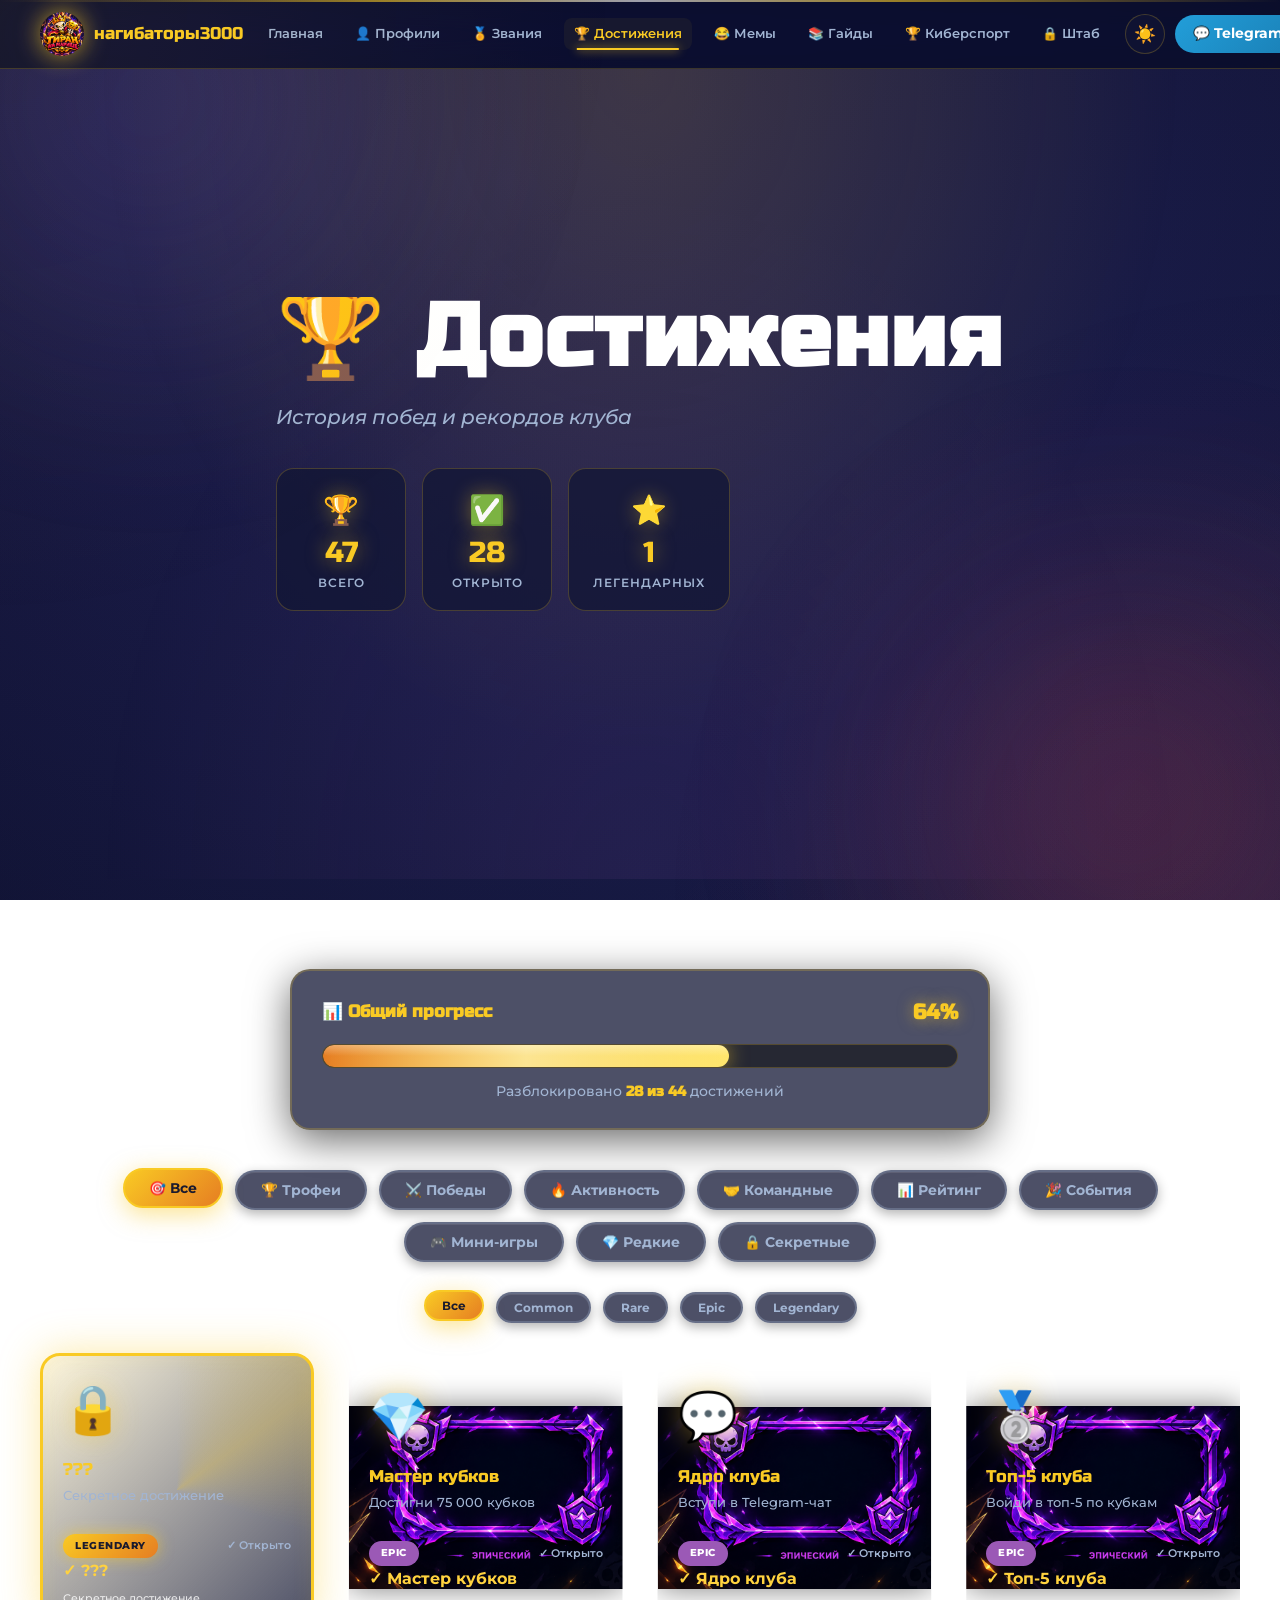
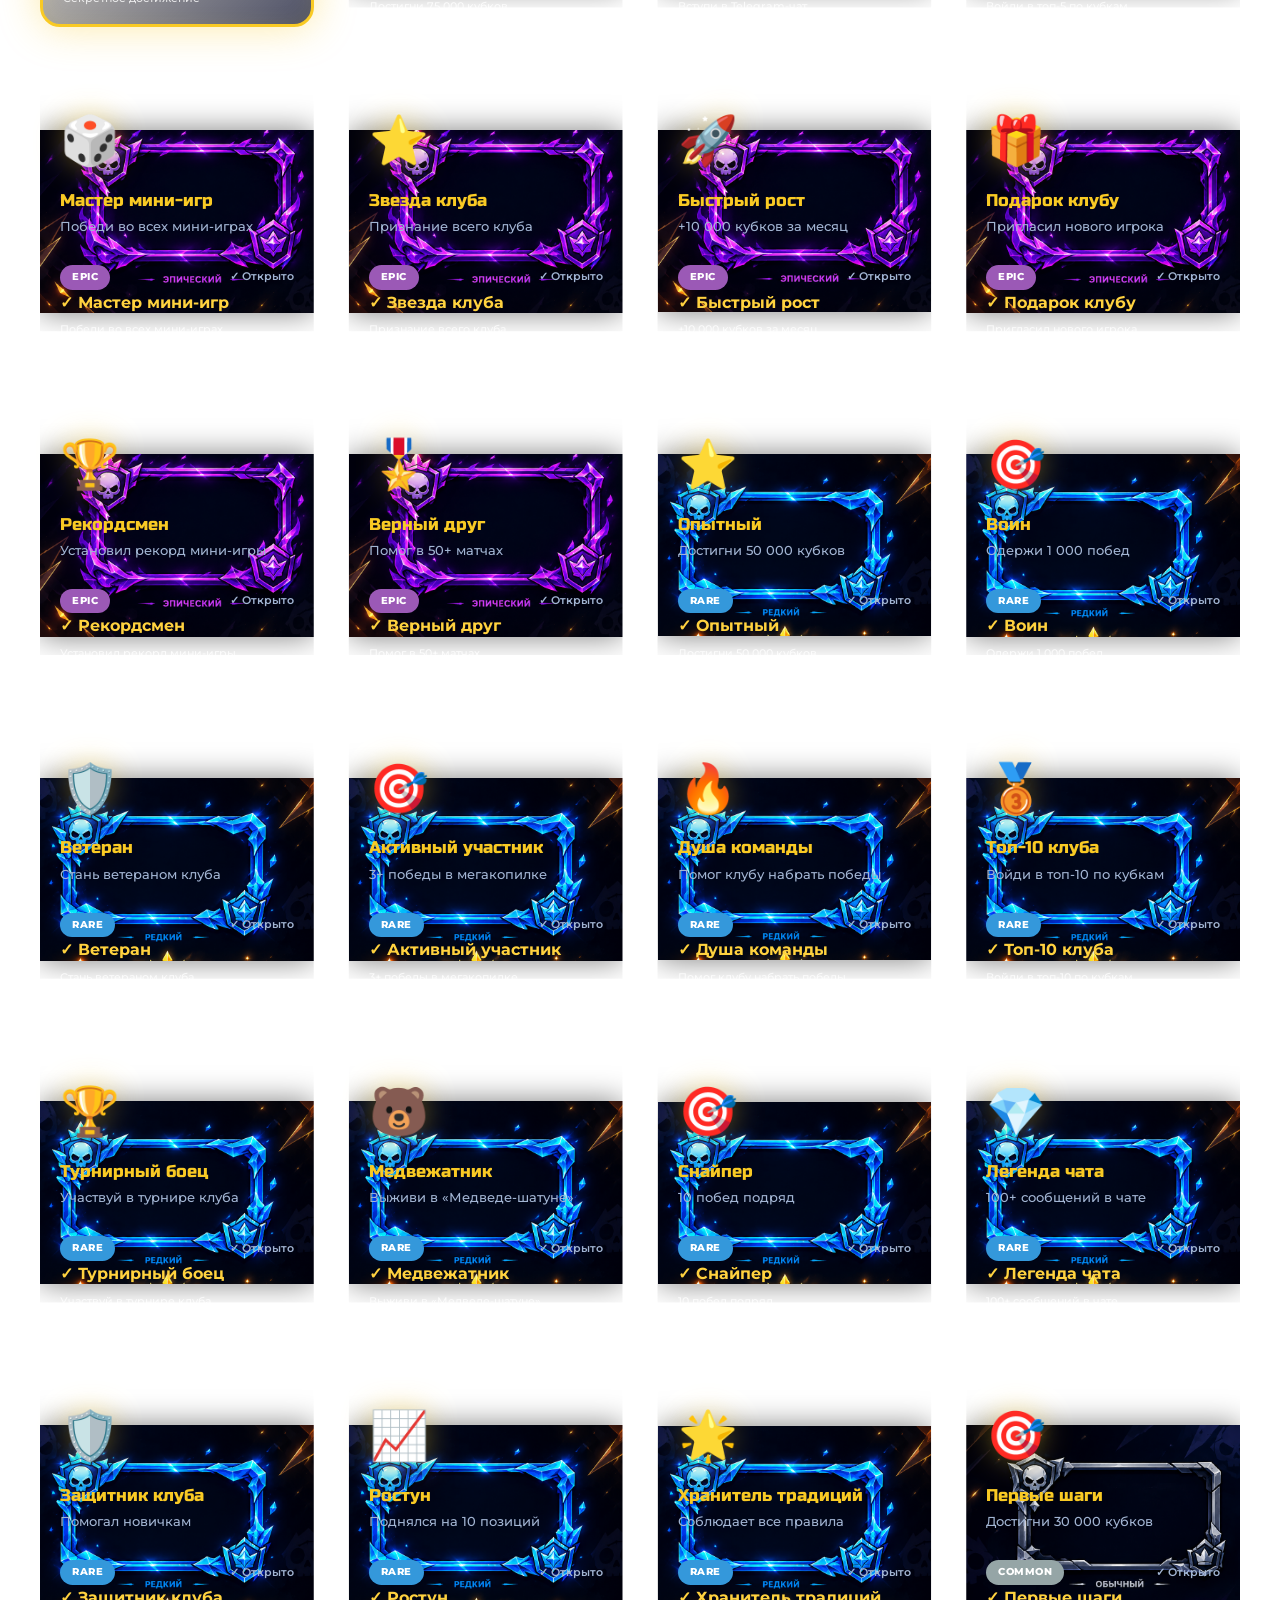
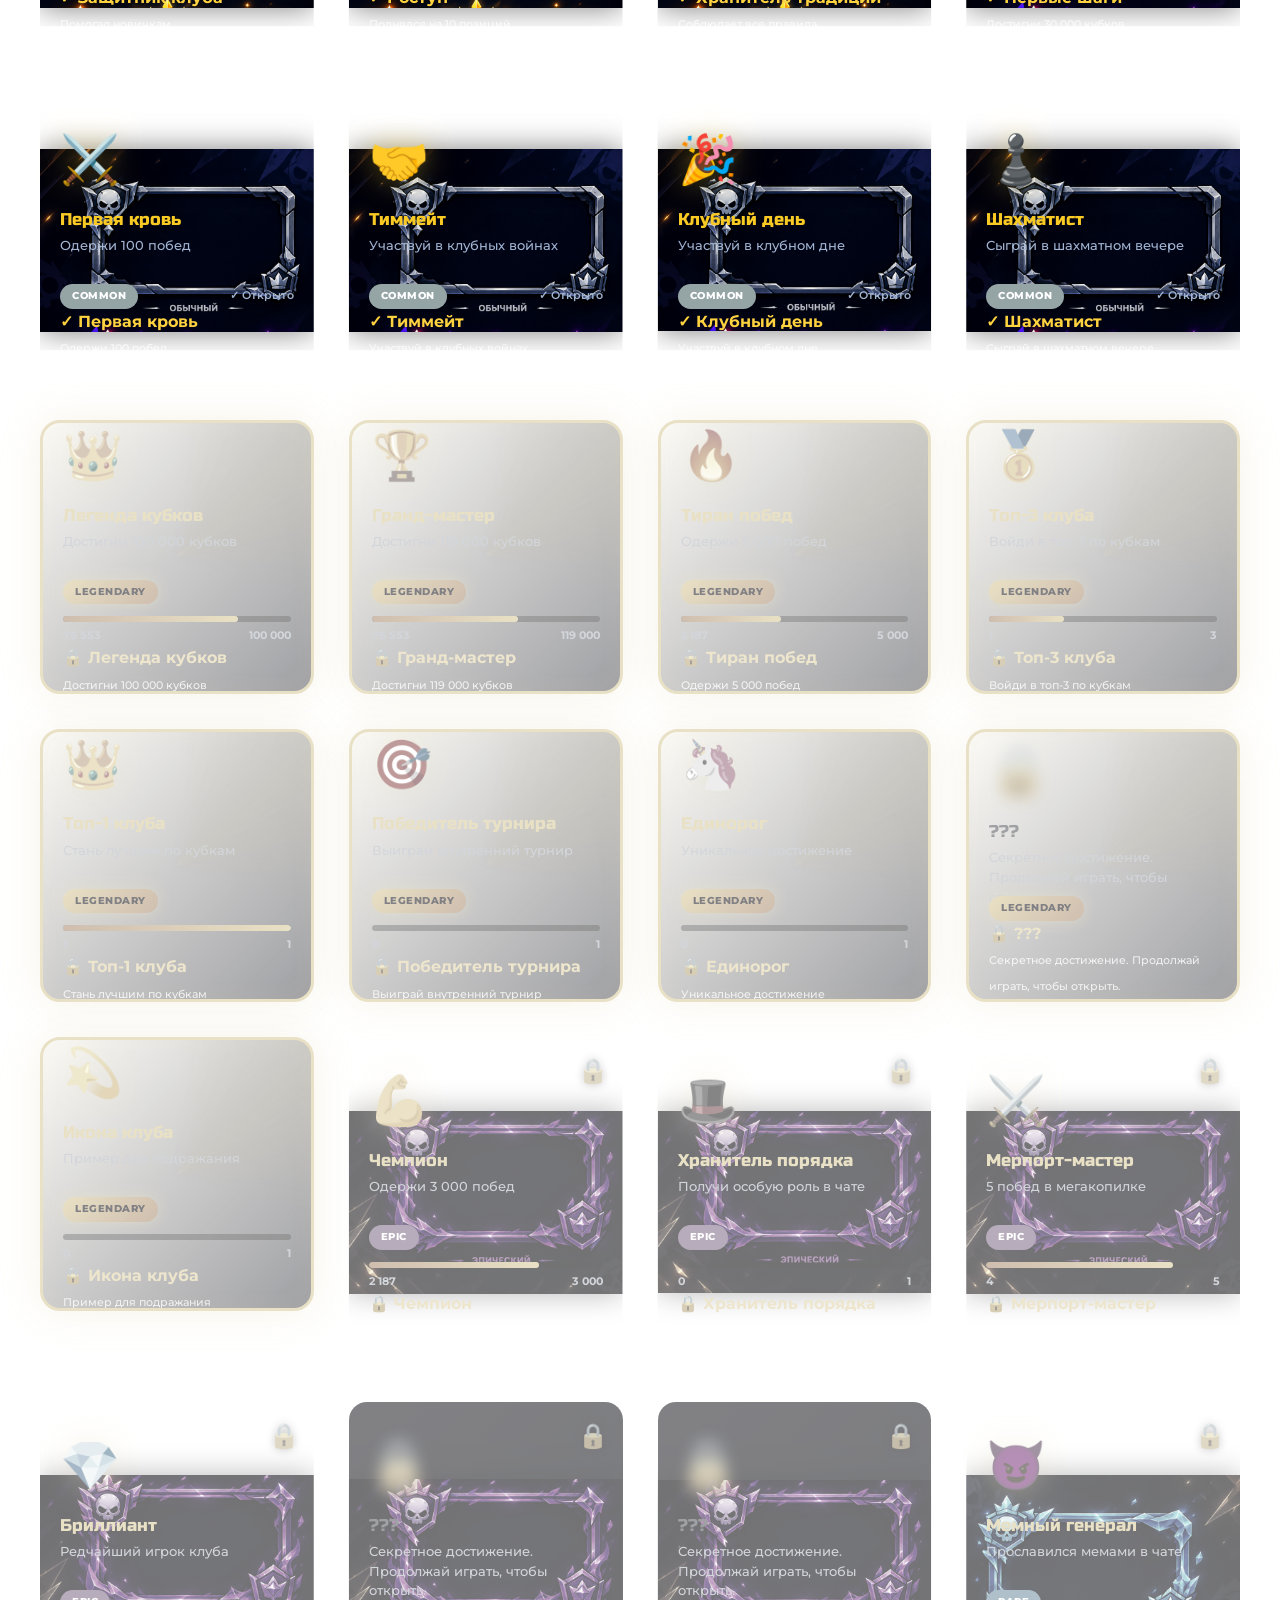
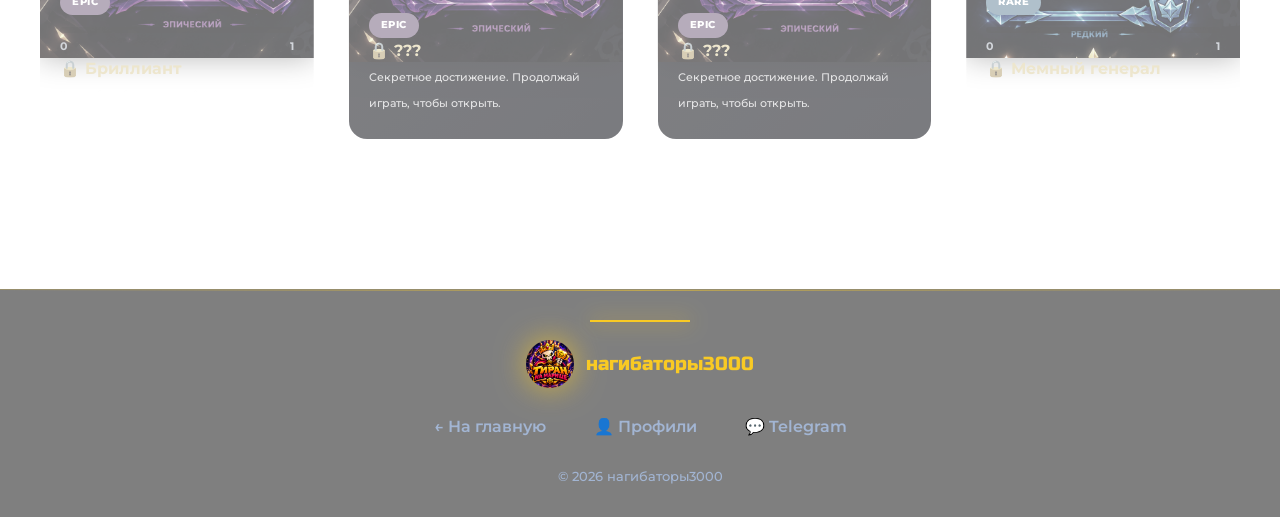
<file: achievements.html>
<!DOCTYPE html>
<html lang="ru" data-theme="dark">
<head>
    <meta charset="UTF-8">
    <meta name="viewport" content="width=device-width, initial-scale=1.0">
    <title>🏆 Достижения — нагибаторы3000</title>
    <link href="https://fonts.googleapis.com/css2?family=Russo+One&family=Montserrat:wght@400;500;600;700;800;900&display=swap" rel="stylesheet">
    <link rel="stylesheet" href="style.css">
    <link rel="stylesheet" href="upgrade.css">
    <link rel="stylesheet" href="upgrade2.css">
    <link rel="stylesheet" href="achievements.css">
<link rel="stylesheet" href="mobile-lite.css">
</head>
<body>

    <div class="bg-layer" aria-hidden="true">
        <div class="bg-gradient"></div>
        <div class="bg-glow bg-glow-1"></div>
        <div class="bg-glow bg-glow-2"></div>
    </div>

    <header class="header" id="header">
        <div class="header-inner">
            <a href="index.html" class="logo">
                <img src="images/logo.png" alt="Логотип" class="logo-img">
                <span class="logo-text">нагибаторы3000</span>
            </a>
            <nav class="nav" id="nav">
                <a href="index.html">Главная</a>
                <a href="profiles.html">👤 Профили</a>
                <a href="ranks.html">🏅 Звания</a>
                <a href="achievements.html" class="active">🏆 Достижения</a>
                <a href="memes.html">😂 Мемы</a>
                <a href="guides.html">📚 Гайды</a>
                <a href="team.html">🏆 Киберспорт</a>
                <a href="core.html">🔒 Штаб</a>
            </nav>
            <div class="header-actions">
                <button class="theme-btn" id="theme-toggle">🌙</button>
                <a href="https://t.me/+DL9_0ZsiBn0zZGE6" target="_blank" class="btn-tg">💬 Telegram</a>
                <button class="burger" id="burger"><span></span><span></span><span></span></button>
            </div>
        </div>
    </header>

    <section class="hero compact">
        <div class="container hero-content">
            <h1 class="hero-title">🏆 Достижения</h1>
            <p class="hero-slogan">История побед и рекордов клуба</p>
            <div class="hero-stats">
                <div class="stat-card">
                    <span class="stat-icon">🏆</span>
                    <span class="stat-value" data-count="47">0</span>
                    <span class="stat-label">Всего</span>
                </div>
                <div class="stat-card">
                    <span class="stat-icon">✅</span>
                    <span class="stat-value" id="unlocked-count">0</span>
                    <span class="stat-label">Открыто</span>
                </div>
                <div class="stat-card">
                    <span class="stat-icon">⭐</span>
                    <span class="stat-value" id="legendary-count">0</span>
                    <span class="stat-label">Легендарных</span>
                </div>
            </div>
        </div>
    </section>

    <section class="section">
        <div class="container">

            <!-- Прогресс -->
            <div class="ach-progress-panel reveal-up">
                <div class="ach-progress-header">
                    <h3>📊 Общий прогресс</h3>
                    <span><strong id="progress-percent">0%</strong></span>
                </div>
                <div class="ach-progress-track">
                    <div class="ach-progress-fill" id="ach-progress-fill"></div>
                </div>
                <p class="ach-progress-hint">
                    Разблокировано <strong id="progress-text">0 из 47</strong> достижений
                </p>
            </div>

            <!-- Фильтры категорий -->
            <div class="filters reveal-up">
                <button class="filter-btn active" data-cat="all">🎯 Все</button>
                <button class="filter-btn" data-cat="trophies">🏆 Трофеи</button>
                <button class="filter-btn" data-cat="wins">⚔️ Победы</button>
                <button class="filter-btn" data-cat="activity">🔥 Активность</button>
                <button class="filter-btn" data-cat="team">🤝 Командные</button>
                <button class="filter-btn" data-cat="rating">📊 Рейтинг</button>
                <button class="filter-btn" data-cat="events">🎉 События</button>
                <button class="filter-btn" data-cat="minigames">🎮 Мини-игры</button>
                <button class="filter-btn" data-cat="rare">💎 Редкие</button>
                <button class="filter-btn" data-cat="secret">🔒 Секретные</button>
            </div>

            <!-- Фильтры редкости -->
            <div class="filters reveal-up">
                <button class="filter-btn small active" data-rar="all">Все</button>
                <button class="filter-btn small" data-rar="common">Common</button>
                <button class="filter-btn small" data-rar="rare">Rare</button>
                <button class="filter-btn small" data-rar="epic">Epic</button>
                <button class="filter-btn small" data-rar="legendary">Legendary</button>
            </div>

            <!-- Сетка достижений -->
            <div class="achievements-page-grid" id="achievements-grid"></div>

        </div>
    </section>

    <footer class="footer">
        <div class="container footer-inner">
            <div class="footer-logo">
                <img src="images/logo.png" alt="Логотип">
                <span>нагибаторы3000</span>
            </div>
            <div class="footer-links">
                <a href="index.html">← На главную</a>
                <a href="profiles.html">👤 Профили</a>
                <a href="https://t.me/+DL9_0ZsiBn0zZGE6" target="_blank">💬 Telegram</a>
            </div>
            <p class="footer-copy">© 2026 нагибаторы3000</p>
        </div>
    </footer>

    <!-- МОДАЛКА РАЗБЛОКИРОВКИ -->
    <div class="ach-modal" id="ach-modal">
        <div class="ach-modal-content" id="ach-modal-content">
            <div class="ach-modal-flash"></div>
            <div class="ach-modal-particles" id="ach-modal-particles"></div>
            <div class="ach-modal-icon" id="ach-modal-icon">🏆</div>
            <div class="ach-modal-rarity" id="ach-modal-rarity">LEGENDARY</div>
            <h2 class="ach-modal-title">Достижение открыто!</h2>
            <div class="ach-modal-name" id="ach-modal-name">Название</div>
            <p class="ach-modal-desc" id="ach-modal-desc">Описание</p>
            <button class="ach-modal-btn" id="ach-modal-close">🎉 Отлично!</button>
        </div>
    </div>

    <script src="script.js"></script>
    <script src="achievements.js"></script>
    <script src="achievement-upgrade.js"></script>
</body>
</html>
</file>
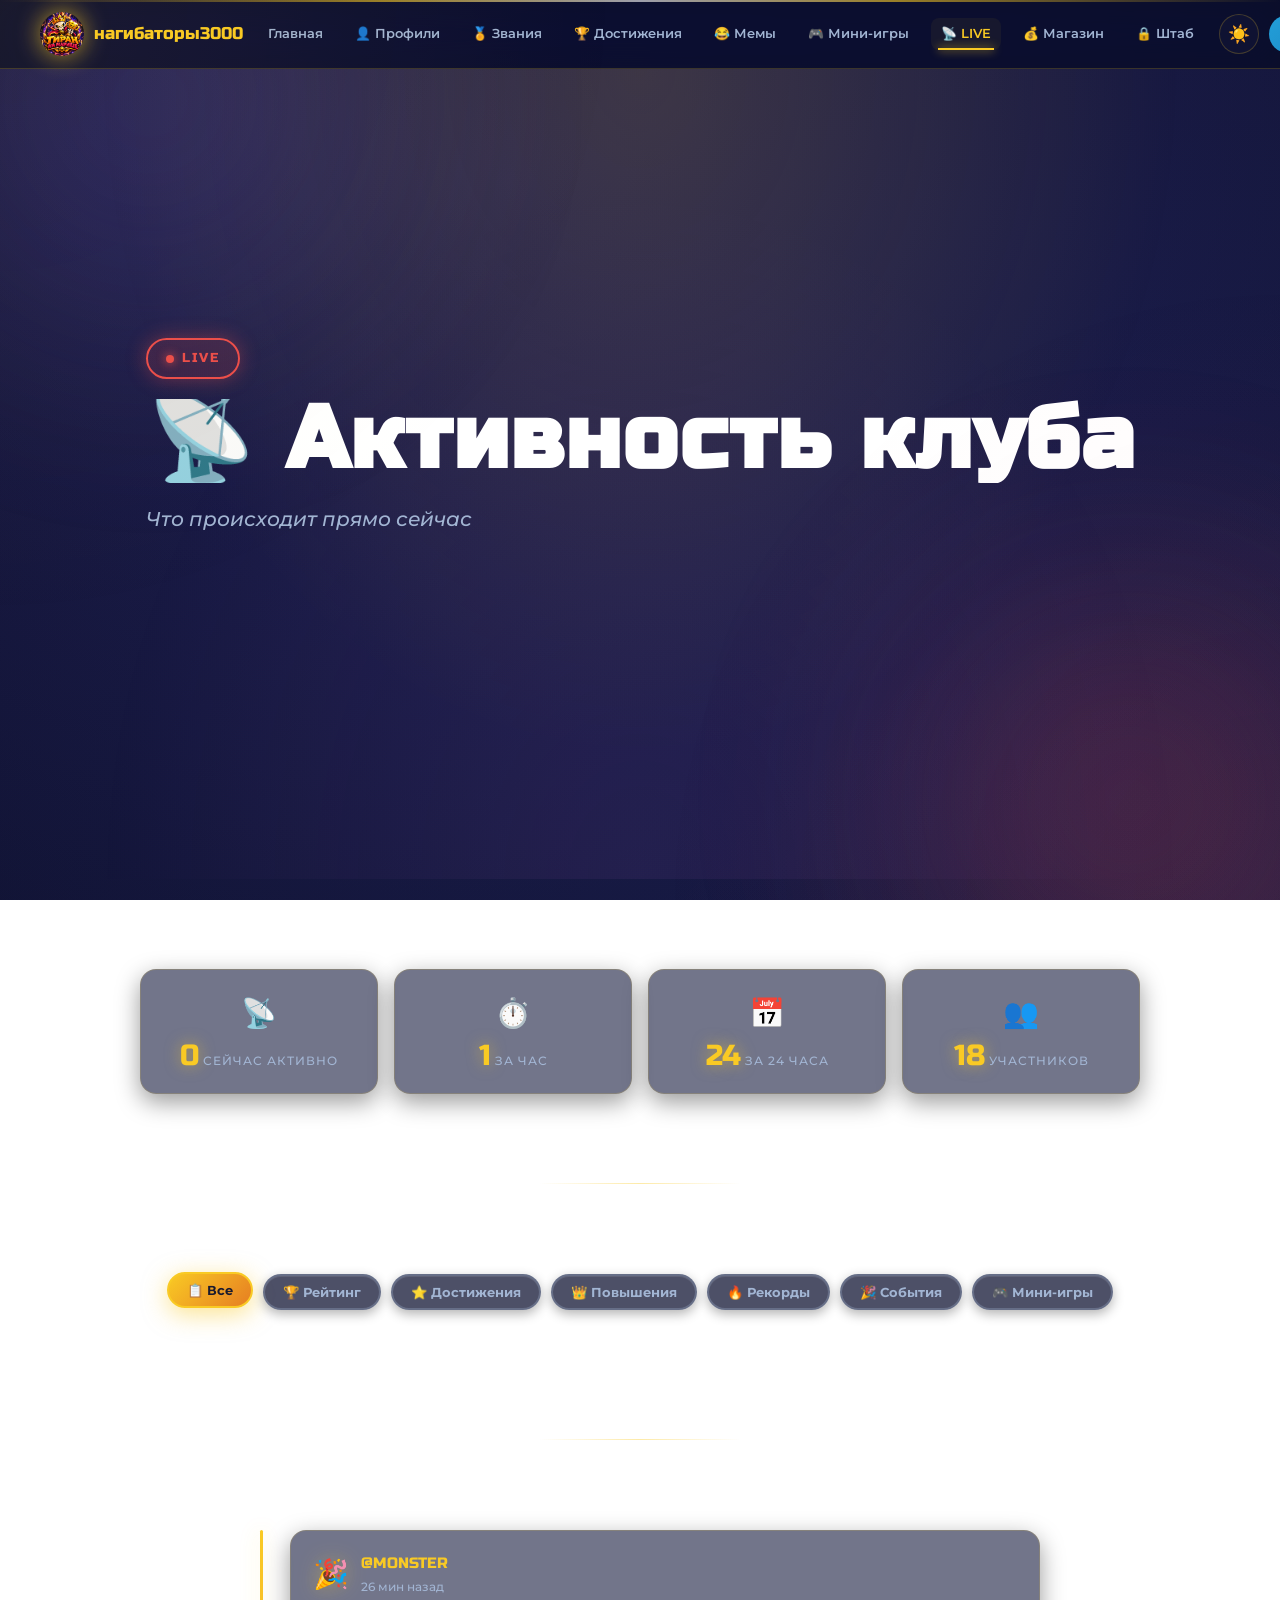
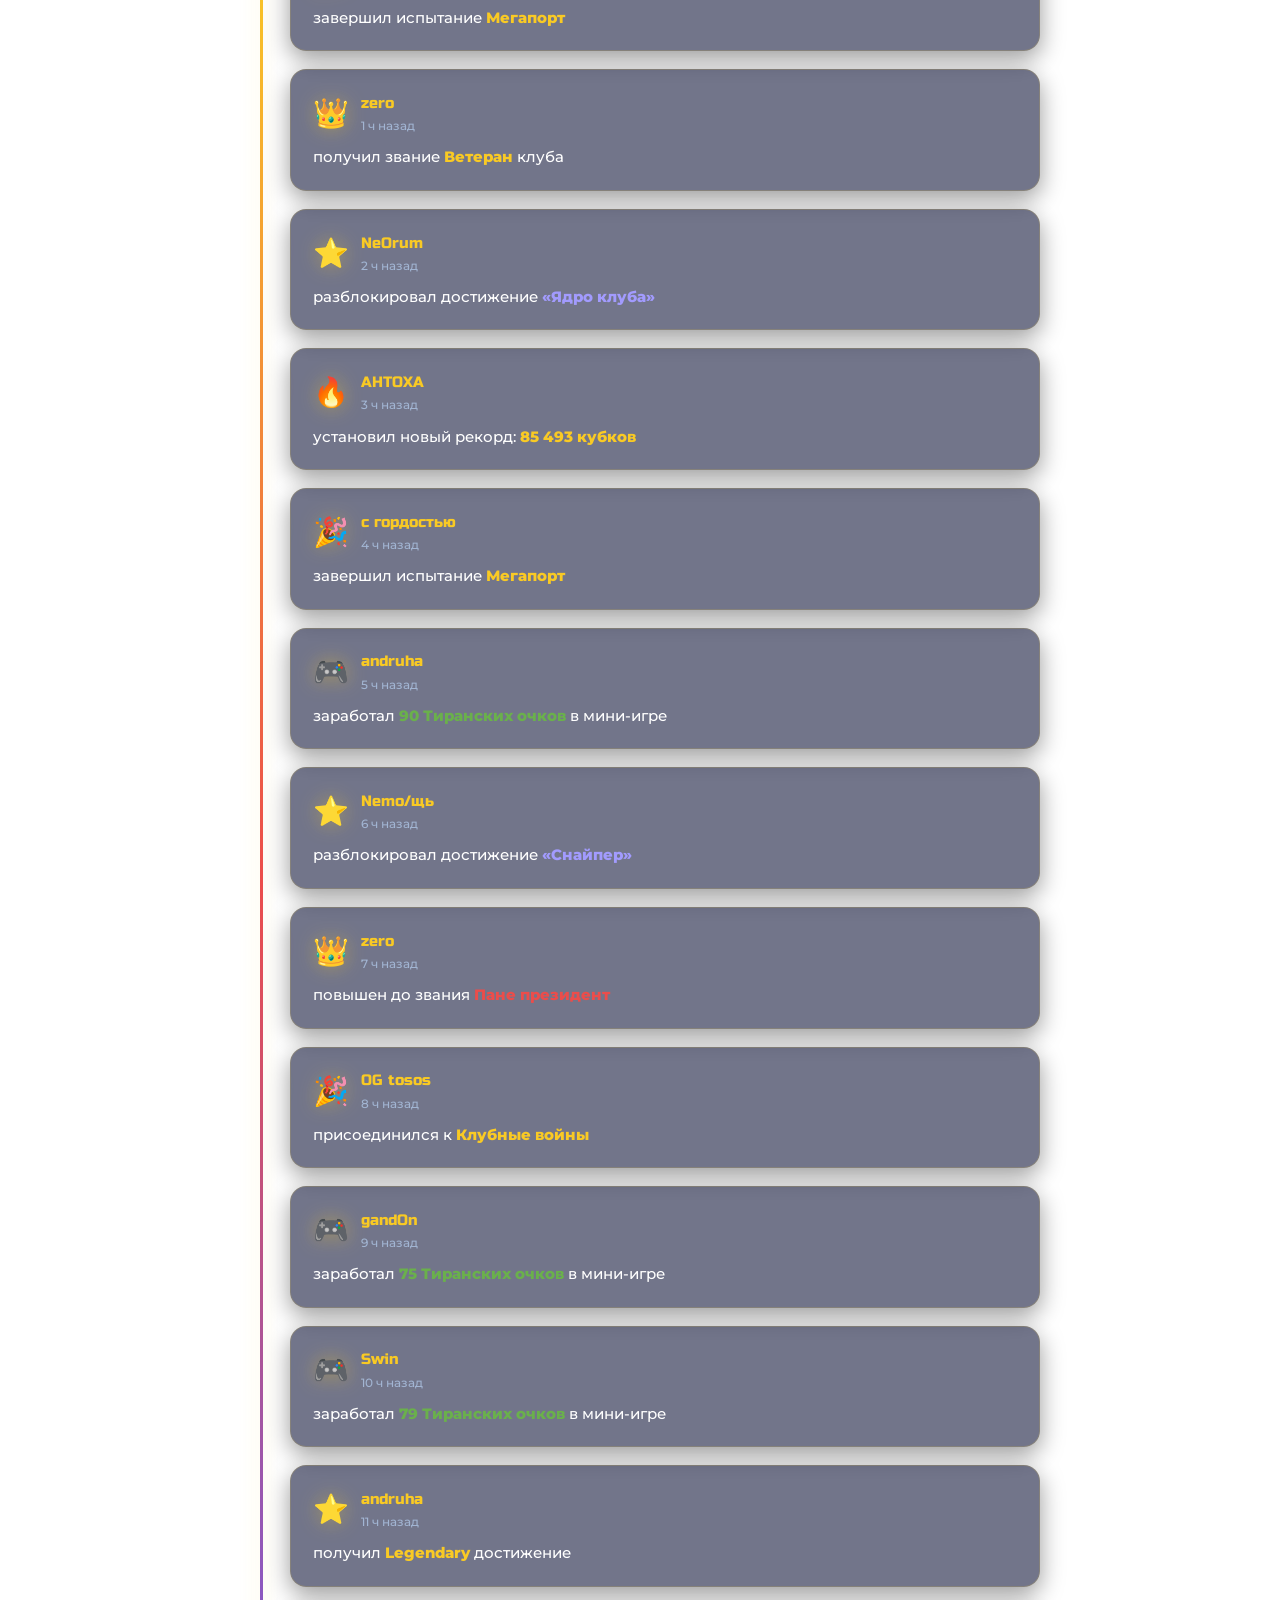
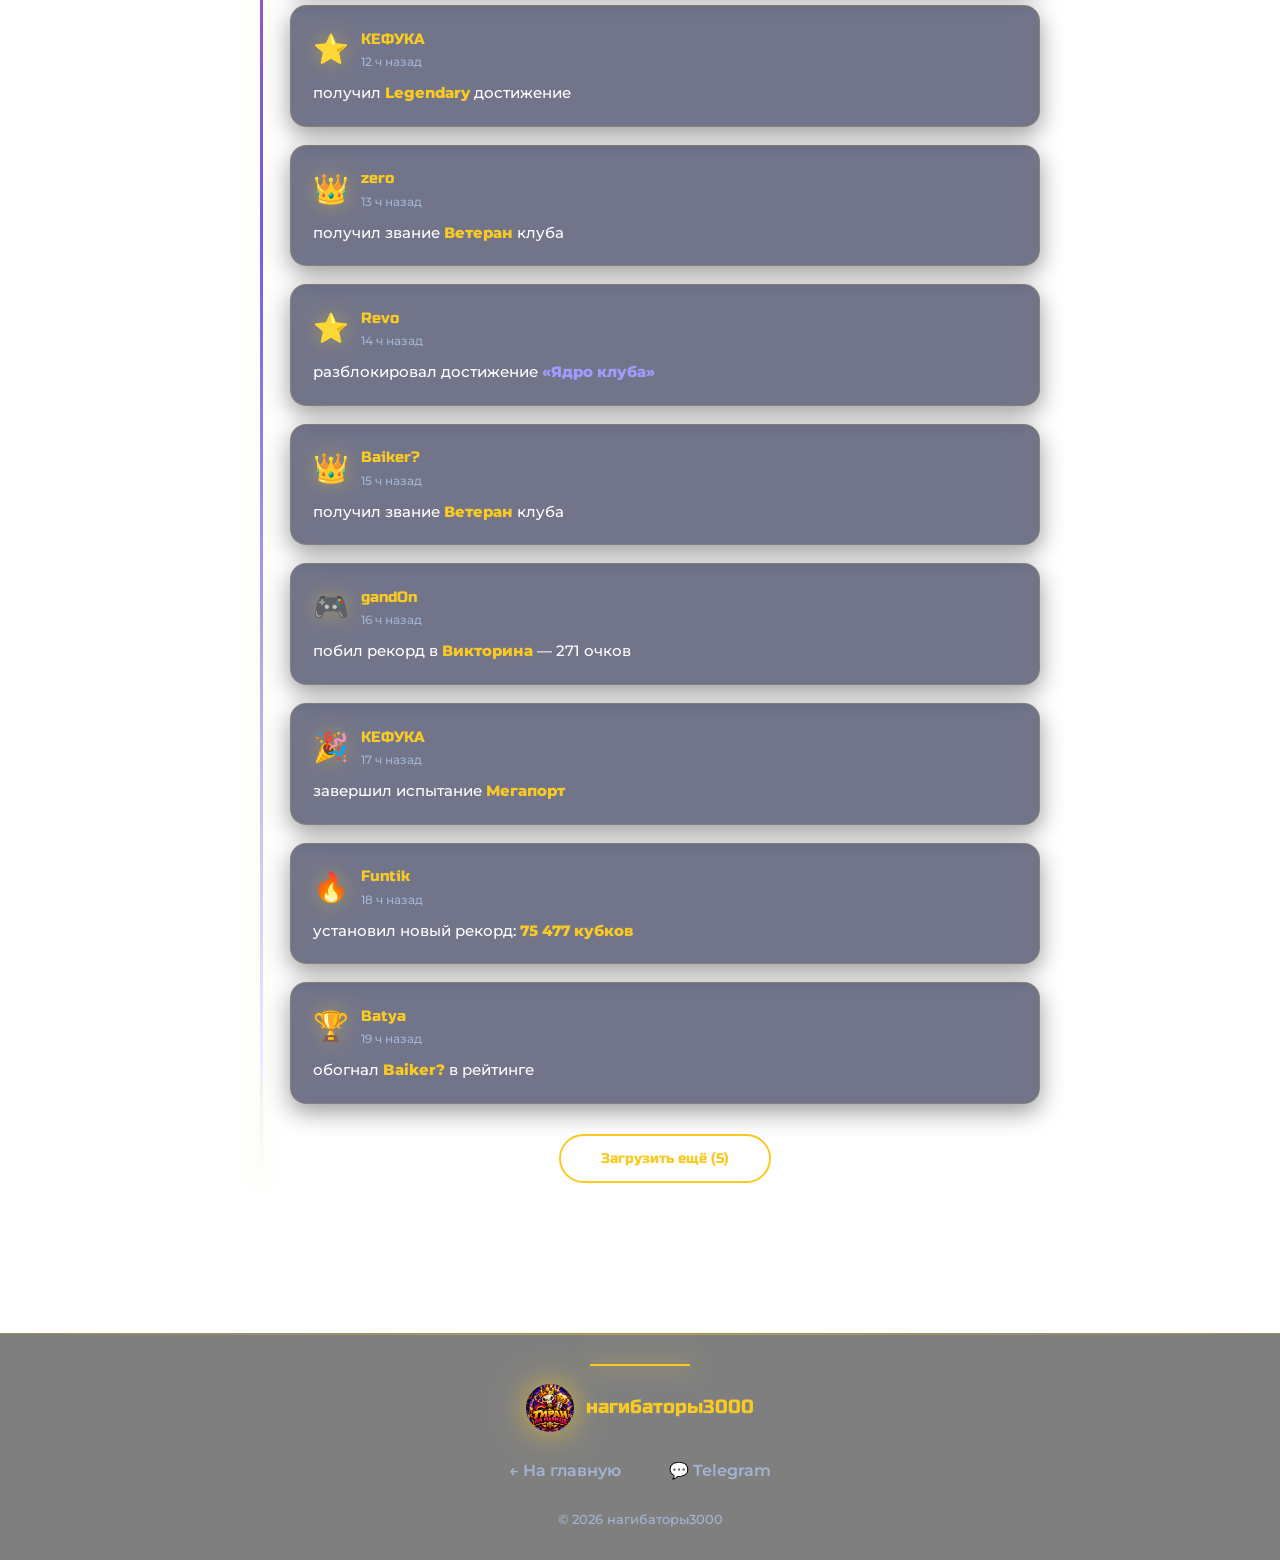
<file: activity.html>
<!DOCTYPE html>
<html lang="ru" data-theme="dark">
<head>
    <meta charset="UTF-8">
    <meta name="viewport" content="width=device-width, initial-scale=1.0">
    <title>📡 LIVE — Активность клуба — нагибаторы3000</title>
    <link href="https://fonts.googleapis.com/css2?family=Russo+One&family=Montserrat:wght@400;500;600;700;800;900&display=swap" rel="stylesheet">
    <link rel="stylesheet" href="style.css">
    <link rel="stylesheet" href="upgrade.css">
    <link rel="stylesheet" href="upgrade2.css">
    <link rel="stylesheet" href="activity.css">
<link rel="stylesheet" href="mobile-lite.css">
</head>
<body>

    <div class="bg-layer" aria-hidden="true">
        <div class="bg-gradient"></div>
        <div class="bg-glow bg-glow-1"></div>
        <div class="bg-glow bg-glow-2"></div>
    </div>

    <header class="header" id="header">
        <div class="header-inner">
            <a href="index.html" class="logo">
                <img src="images/logo.png" alt="Логотип" class="logo-img">
                <span class="logo-text">нагибаторы3000</span>
            </a>
            <nav class="nav" id="nav">
                <a href="index.html">Главная</a>
                <a href="profiles.html">👤 Профили</a>
                <a href="ranks.html">🏅 Звания</a>
                <a href="achievements.html">🏆 Достижения</a>
                <a href="memes.html">😂 Мемы</a>
                <a href="minigames.html">🎮 Мини-игры</a>
                <a href="activity.html" class="active">📡 LIVE</a>
                <a href="shop.html">💰 Магазин</a>
                <a href="core.html">🔒 Штаб</a>
            </nav>
            <div class="header-actions">
                <button class="theme-btn" id="theme-toggle">🌙</button>
                <a href="https://t.me/+DL9_0ZsiBn0zZGE6" target="_blank" class="btn-tg">💬 Telegram</a>
                <button class="burger" id="burger"><span></span><span></span><span></span></button>
            </div>
        </div>
    </header>

    <section class="hero compact">
        <div class="container hero-content">
            <div class="live-badge">
                <span class="live-dot"></span>
                LIVE
            </div>
            <h1 class="hero-title">📡 Активность клуба</h1>
            <p class="hero-slogan">Что происходит прямо сейчас</p>
        </div>
    </section>

    <!-- СТАТИСТИКА LIVE -->
    <section class="section">
        <div class="container">
            <div class="live-stats reveal-up" id="live-stats"></div>
        </div>
    </section>

    <!-- ФИЛЬТРЫ -->
    <section class="section">
        <div class="container">
            <div class="filters reveal-up" id="activity-filters">
                <button class="filter-btn active" data-cat="all">📋 Все</button>
                <button class="filter-btn" data-cat="rank">🏆 Рейтинг</button>
                <button class="filter-btn" data-cat="achievement">⭐ Достижения</button>
                <button class="filter-btn" data-cat="rankup">👑 Повышения</button>
                <button class="filter-btn" data-cat="record">🔥 Рекорды</button>
                <button class="filter-btn" data-cat="event">🎉 События</button>
                <button class="filter-btn" data-cat="minigame">🎮 Мини-игры</button>
            </div>
        </div>
    </section>

    <!-- ЛЕНТА -->
    <section class="section">
        <div class="container">
            <div class="activity-timeline" id="activity-timeline"></div>
        </div>
    </section>

    <footer class="footer">
        <div class="container footer-inner">
            <div class="footer-logo">
                <img src="images/logo.png" alt="Логотип">
                <span>нагибаторы3000</span>
            </div>
            <div class="footer-links">
                <a href="index.html">← На главную</a>
                <a href="https://t.me/+DL9_0ZsiBn0zZGE6" target="_blank">💬 Telegram</a>
            </div>
            <p class="footer-copy">© 2026 нагибаторы3000</p>
        </div>
    </footer>

    <script src="script.js"></script>
    <script src="activity.js"></script>
</body>
</html>
</file>
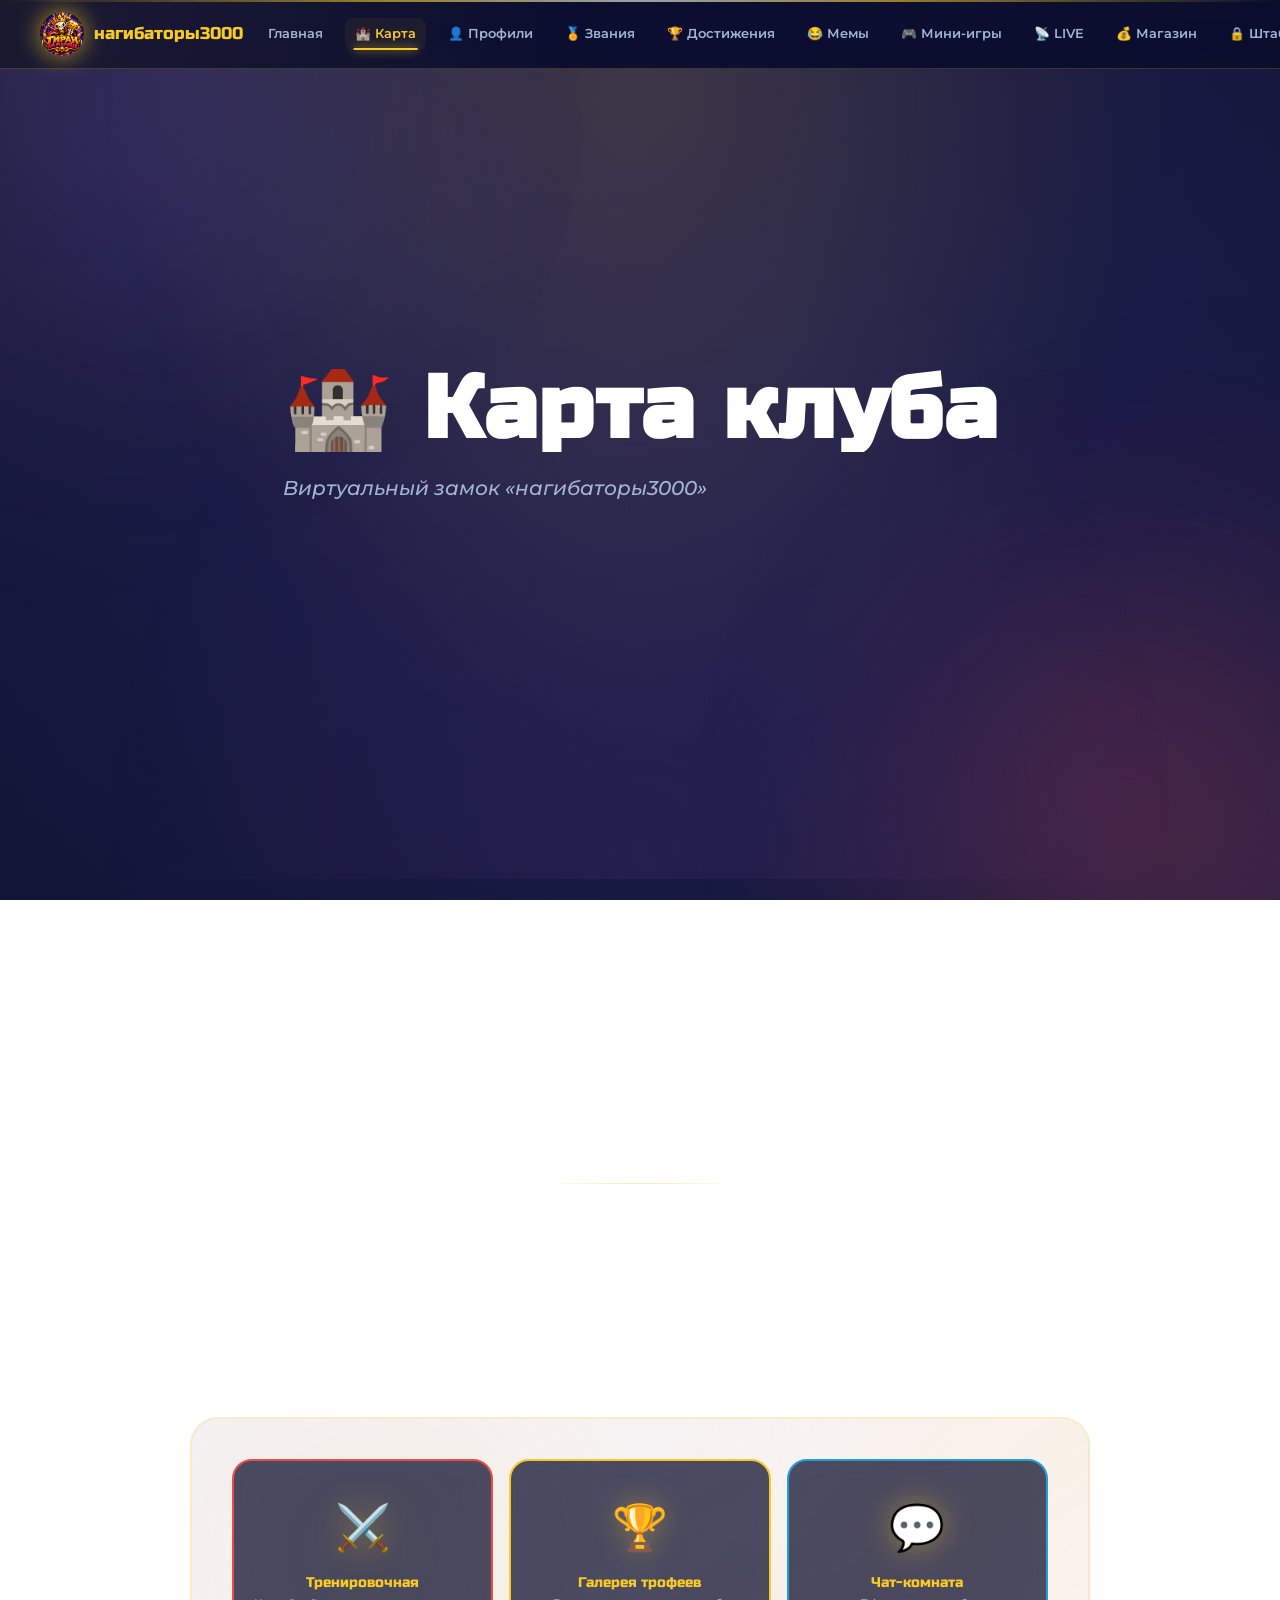
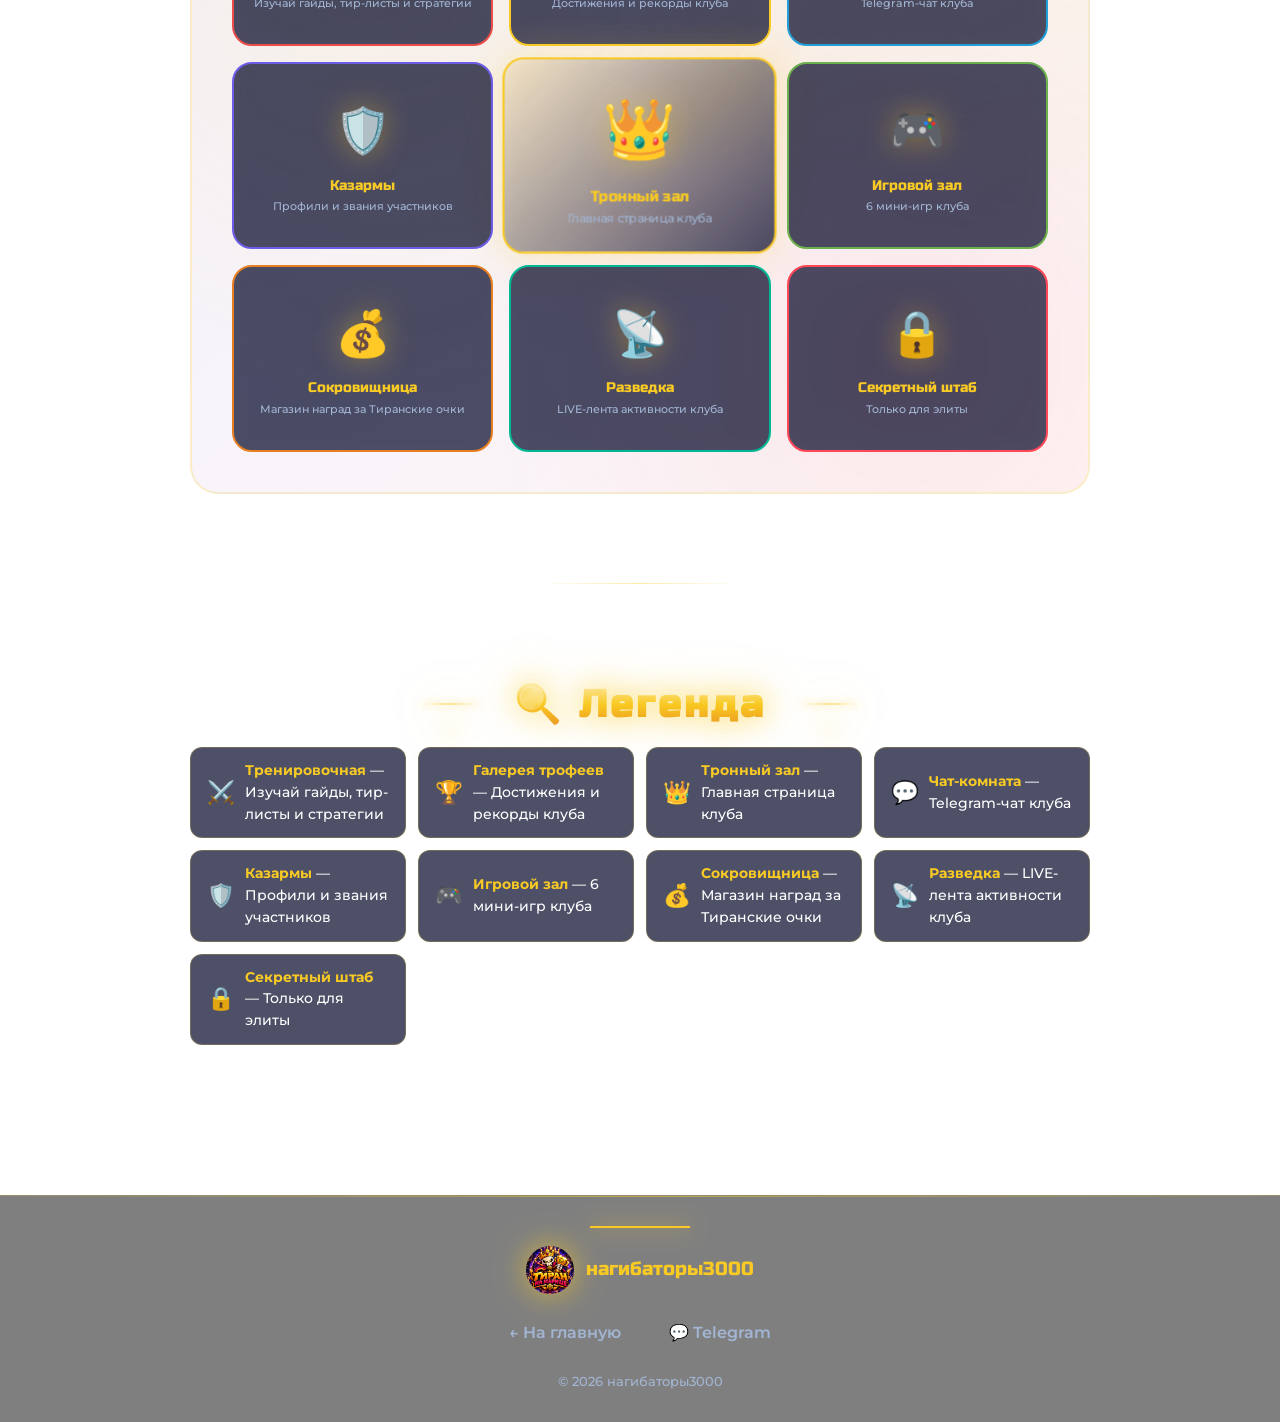
<file: castle.html>
<!DOCTYPE html>
<html lang="ru" data-theme="dark">
<head>
    <meta charset="UTF-8">
    <meta name="viewport" content="width=device-width, initial-scale=1.0">
    <title>🏰 Карта клуба — нагибаторы3000</title>
    <link href="https://fonts.googleapis.com/css2?family=Russo+One&family=Montserrat:wght@400;500;600;700;800;900&display=swap" rel="stylesheet">
    <link rel="stylesheet" href="style.css">
    <link rel="stylesheet" href="upgrade.css">
    <link rel="stylesheet" href="upgrade2.css">
    <link rel="stylesheet" href="castle.css">
<link rel="stylesheet" href="mobile-lite.css">
</head>
<body>

    <div class="bg-layer" aria-hidden="true">
        <div class="bg-gradient"></div>
        <div class="bg-glow bg-glow-1"></div>
        <div class="bg-glow bg-glow-2"></div>
    </div>

    <header class="header" id="header">
        <div class="header-inner">
            <a href="index.html" class="logo">
                <img src="images/logo.png" alt="Логотип" class="logo-img">
                <span class="logo-text">нагибаторы3000</span>
            </a>
            <nav class="nav" id="nav">
                <a href="index.html">Главная</a>
                <a href="castle.html" class="active">🏰 Карта</a>
                <a href="profiles.html">👤 Профили</a>
                <a href="ranks.html">🏅 Звания</a>
                <a href="achievements.html">🏆 Достижения</a>
                <a href="memes.html">😂 Мемы</a>
                <a href="minigames.html">🎮 Мини-игры</a>
                <a href="activity.html">📡 LIVE</a>
                <a href="shop.html">💰 Магазин</a>
                <a href="core.html">🔒 Штаб</a>
            </nav>
            <div class="header-actions">
                <button class="theme-btn" id="theme-toggle">🌙</button>
                <a href="https://t.me/+DL9_0ZsiBn0zZGE6" target="_blank" class="btn-tg">💬 Telegram</a>
                <button class="burger" id="burger"><span></span><span></span><span></span></button>
            </div>
        </div>
    </header>

    <section class="hero compact">
        <div class="container hero-content">
            <h1 class="hero-title">🏰 Карта клуба</h1>
            <p class="hero-slogan">Виртуальный замок «нагибаторы3000»</p>
        </div>
    </section>

    <!-- СТАТИСТИКА ЗАМКА -->
    <section class="section">
        <div class="container">
            <div class="castle-stats reveal-up" id="castle-stats"></div>
        </div>
    </section>

    <!-- КАРТА ЗАМКА -->
    <section class="section">
        <div class="container">
            <h2 class="section-title reveal-up">🗺️ Кликни по комнате</h2>
            <p class="section-sub reveal-up">Каждая комната ведёт в свой раздел сайта</p>

            <div class="castle-wrapper reveal-up">
                <div class="castle-glow"></div>
                <div class="castle-grid" id="castle-grid"></div>
            </div>
        </div>
    </section>

    <!-- ЛЕГЕНДА -->
    <section class="section">
        <div class="container">
            <h2 class="section-title reveal-up">🔍 Легенда</h2>
            <div class="castle-legend reveal-up" id="castle-legend"></div>
        </div>
    </section>

    <footer class="footer">
        <div class="container footer-inner">
            <div class="footer-logo">
                <img src="images/logo.png" alt="Логотип">
                <span>нагибаторы3000</span>
            </div>
            <div class="footer-links">
                <a href="index.html">← На главную</a>
                <a href="https://t.me/+DL9_0ZsiBn0zZGE6" target="_blank">💬 Telegram</a>
            </div>
            <p class="footer-copy">© 2026 нагибаторы3000</p>
        </div>
    </footer>

    <!-- МОДАЛКА КОМНАТЫ -->
    <div class="castle-modal" id="castle-modal">
        <div class="castle-modal-content">
            <button class="castle-modal-close" id="castle-modal-close">✕</button>
            <div class="castle-modal-icon" id="castle-modal-icon">🏰</div>
            <div class="castle-modal-name" id="castle-modal-name">Название</div>
            <div class="castle-modal-desc" id="castle-modal-desc">Описание</div>
            <div class="castle-modal-info" id="castle-modal-info"></div>
            <div class="castle-modal-buttons" id="castle-modal-buttons"></div>
        </div>
    </div>

    <script src="script.js"></script>
    <script src="castle.js"></script>
</body>
</html>
</file>
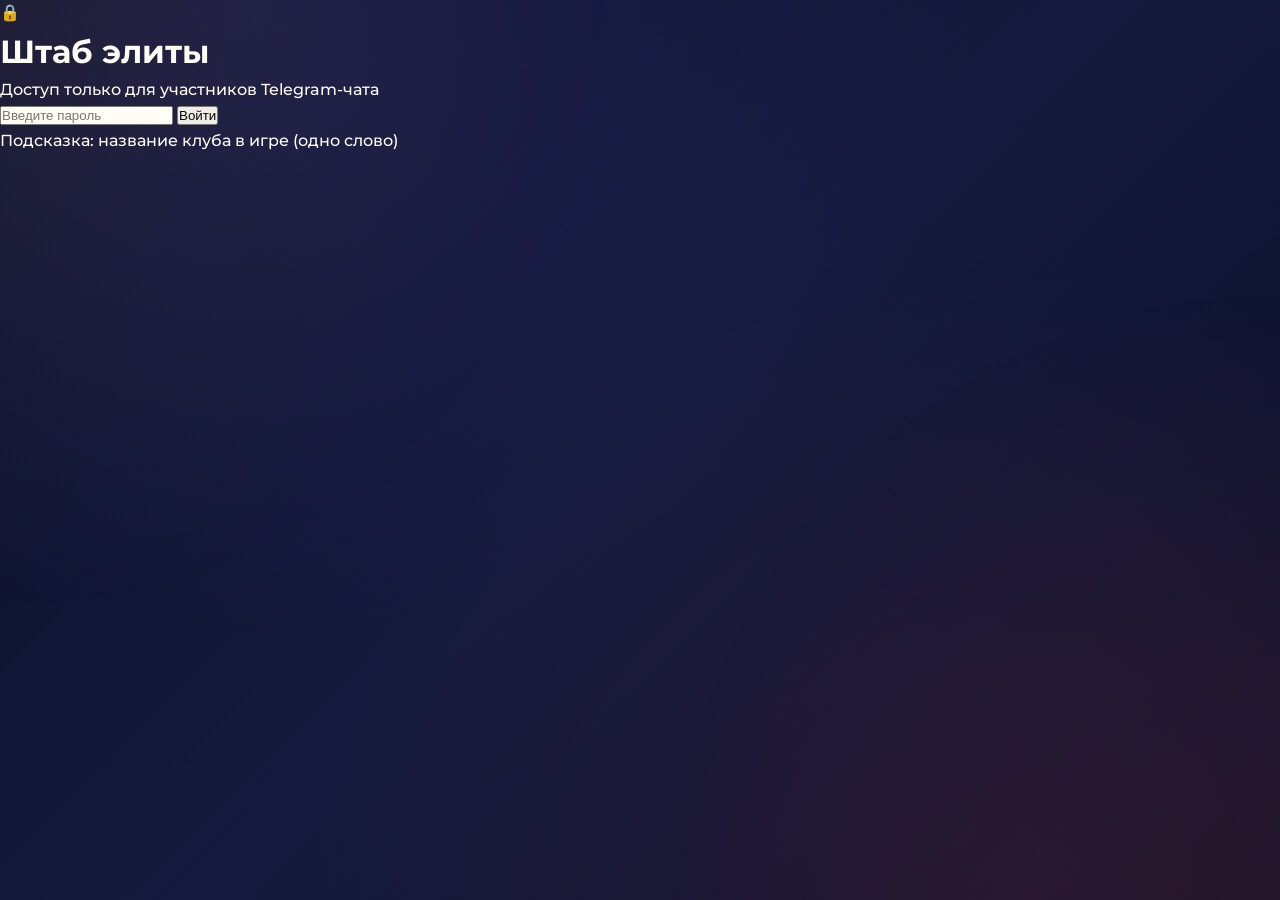
<file: core.html>
<!DOCTYPE html>
<html lang="ru" data-theme="dark">
<head>
    <meta charset="UTF-8">
    <meta name="viewport" content="width=device-width, initial-scale=1.0">
    <title>🔒 Штаб элиты — нагибаторы3000</title>
    <link href="https://fonts.googleapis.com/css2?family=Russo+One&family=Montserrat:wght@400;500;600;700;800&display=swap" rel="stylesheet">
    <link rel="stylesheet" href="style.css">
    <link rel="stylesheet" href="upgrade.css">
    <link rel="stylesheet" href="upgrade2.css">
<link rel="stylesheet" href="mobile-lite.css">
</head>
<body class="core-body">

    <!-- ЭКРАН ВХОДА -->
    <div class="core-lock" id="core-lock">
        <div class="lock-box">
            <span class="lock-icon">🔒</span>
            <h1>Штаб элиты</h1>
            <p>Доступ только для участников Telegram-чата</p>
            <input type="password" id="core-password" placeholder="Введите пароль" autocomplete="off">
            <button id="core-enter">Войти</button>
            <p class="lock-hint">Подсказка: название клуба в игре (одно слово)</p>
            <p class="lock-error" id="lock-error"></p>
        </div>
    </div>

    <!-- СОДЕРЖИМОЕ ШТАБА (показывается после входа) -->
    <div class="core-content" id="core-content" style="display:none;">
        <header class="core-header">
            <a href="index.html" class="back-link">← На главную</a>
            <span class="core-title">🔒 Штаб элиты</span>
            <button class="theme-btn" id="theme-toggle">🌙</button>
        </header>

        <main class="core-main">
            <h2 class="section-title">👑 Секретный штаб</h2>
            <p class="section-sub">Здесь только для своих. Никому не рассказывай.</p>

            <div class="core-grid">
                <div class="core-card">
                    <h3>🎯 Стратегии на клубные войны</h3>
                    <ul>
                        <li>Играем по 3 карты: Гем-граб, Захват кристаллов, Награда за поимку</li>
                        <li>Состав: 1 танк, 1 дамагер, 1 саппорт</li>
                        <li>Всегда играем в команде, не рандомим</li>
                    </ul>
                </div>
                <div class="core-card">
                    <h3>😂 Внутренние мемы</h3>
                    <ul>
                        <li>«Скинь 1667» — Илья</li>
                        <li>«Excuse me, sir» — Китаец</li>
                        <li>«shit_seller» — NeOrum</li>
                        <li>«Был бы выбор между учёбой и воровством...» — Гудвин</li>
                    </ul>
                </div>
                <div class="core-card">
                    <h3>📋 Планы на месяц</h3>
                    <ul>
                        <li>Набрать 2 000 000 кубков клуба</li>
                        <li>Закрыть мегакопилку на 100%</li>
                        <li>Провести турнир внутри клуба</li>
                    </ul>
                </div>
                <div class="core-card">
                    <h3>🔑 Правила штаба</h3>
                    <ul>
                        <li>Не сливать скрины наружу</li>
                        <li>Уважать друг друга</li>
                        <li>Активно участвовать</li>
                    </ul>
                </div>
            </div>
        </main>
    </div>

    <!-- ЛОГИКА ВХОДА И ТЕМЫ -->
    <script>
        const PASSWORD = 'нагибаторы3000';
        const lockScreen = document.getElementById('core-lock');
        const content = document.getElementById('core-content');
        const errorEl = document.getElementById('lock-error');

        document.getElementById('core-enter').addEventListener('click', checkPassword);
        document.getElementById('core-password').addEventListener('keypress', e => {
            if (e.key === 'Enter') checkPassword();
        });

        function checkPassword() {
            const input = document.getElementById('core-password').value.trim().toLowerCase();
            if (input === PASSWORD.toLowerCase() || input === 'нагибаторы3000') {
                lockScreen.style.display = 'none';
                content.style.display = 'block';
            } else {
                errorEl.textContent = 'Неверный пароль. Попробуй ещё.';
            }
        }

        // Тема
        const themeBtn = document.getElementById('theme-toggle');
        const savedTheme = localStorage.getItem('theme') || 'dark';
        document.documentElement.setAttribute('data-theme', savedTheme);
        themeBtn.textContent = savedTheme === 'dark' ? '☀️' : '🌙';
        themeBtn.addEventListener('click', () => {
            const current = document.documentElement.getAttribute('data-theme');
            const next = current === 'dark' ? 'light' : 'dark';
            document.documentElement.setAttribute('data-theme', next);
            localStorage.setItem('theme', next);
            themeBtn.textContent = next === 'dark' ? '☀️' : '🌙';
        });
    </script>
</body>
</html>
</file>
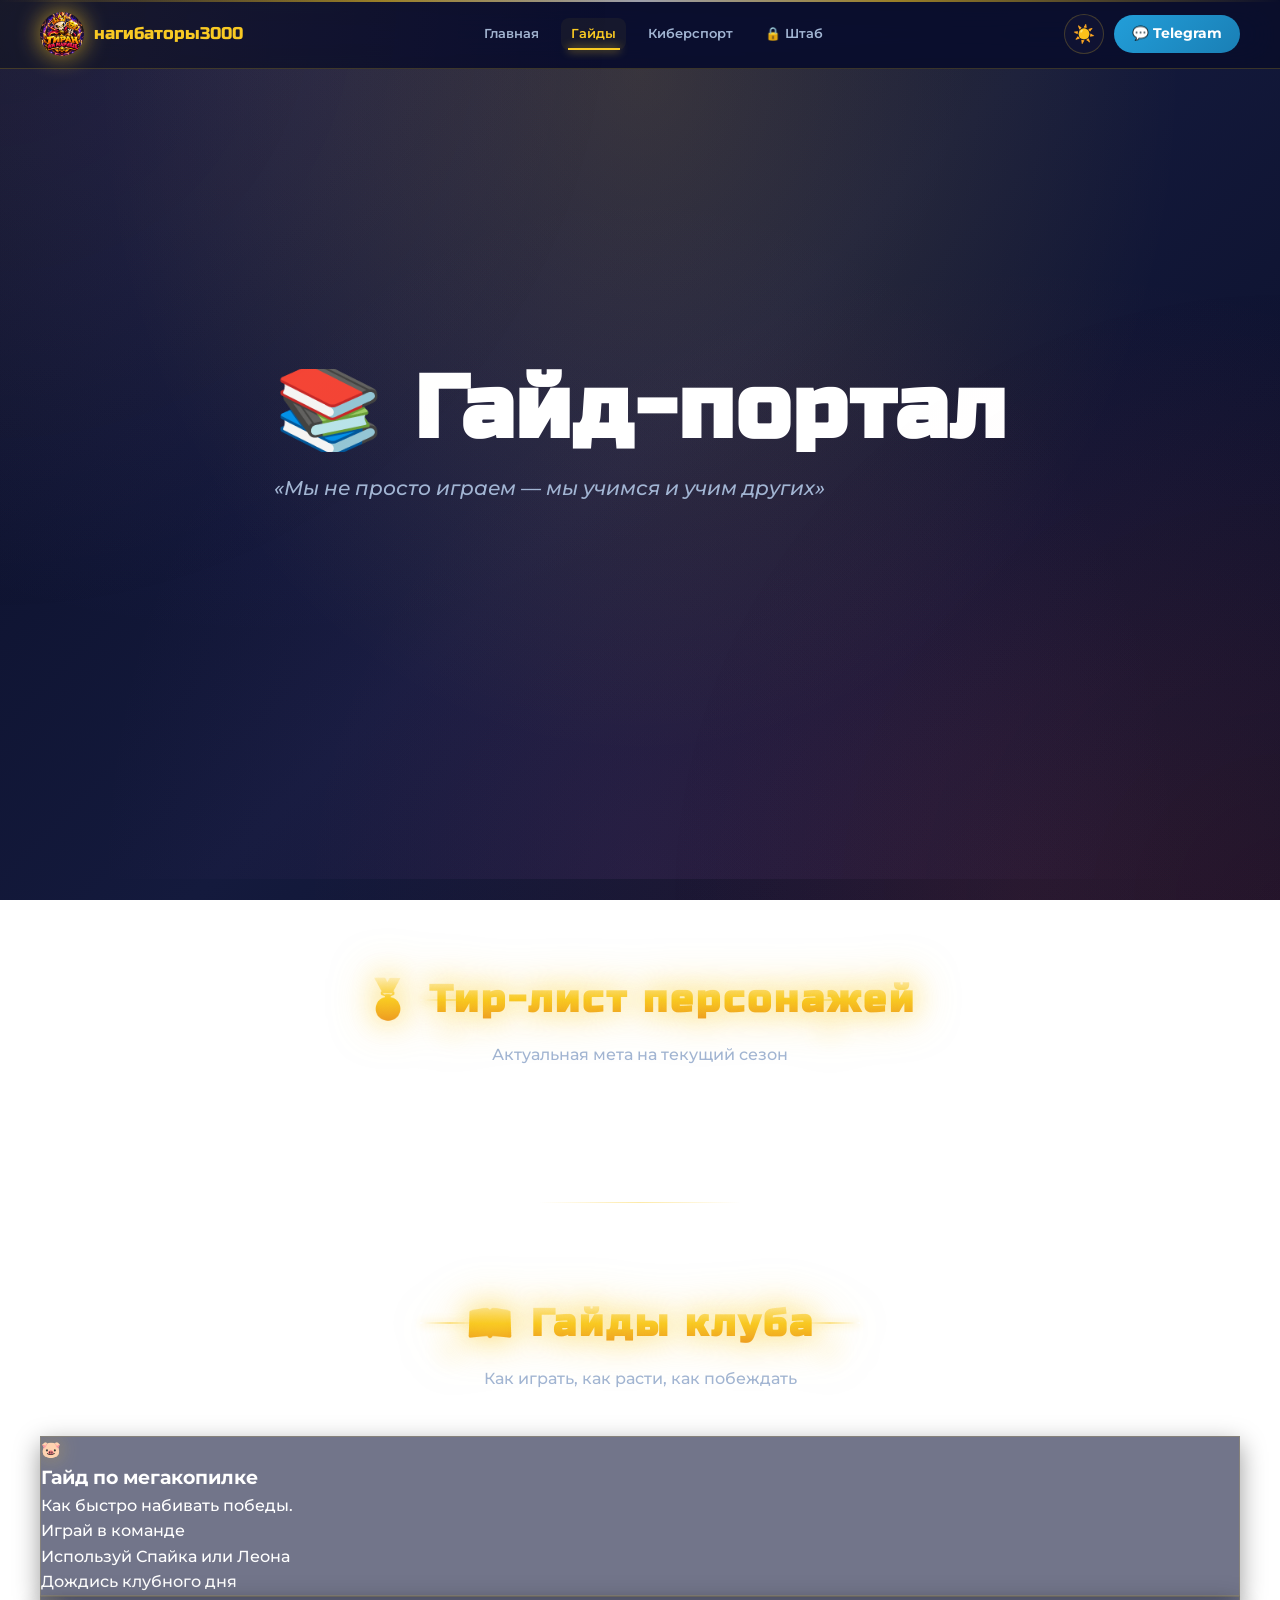
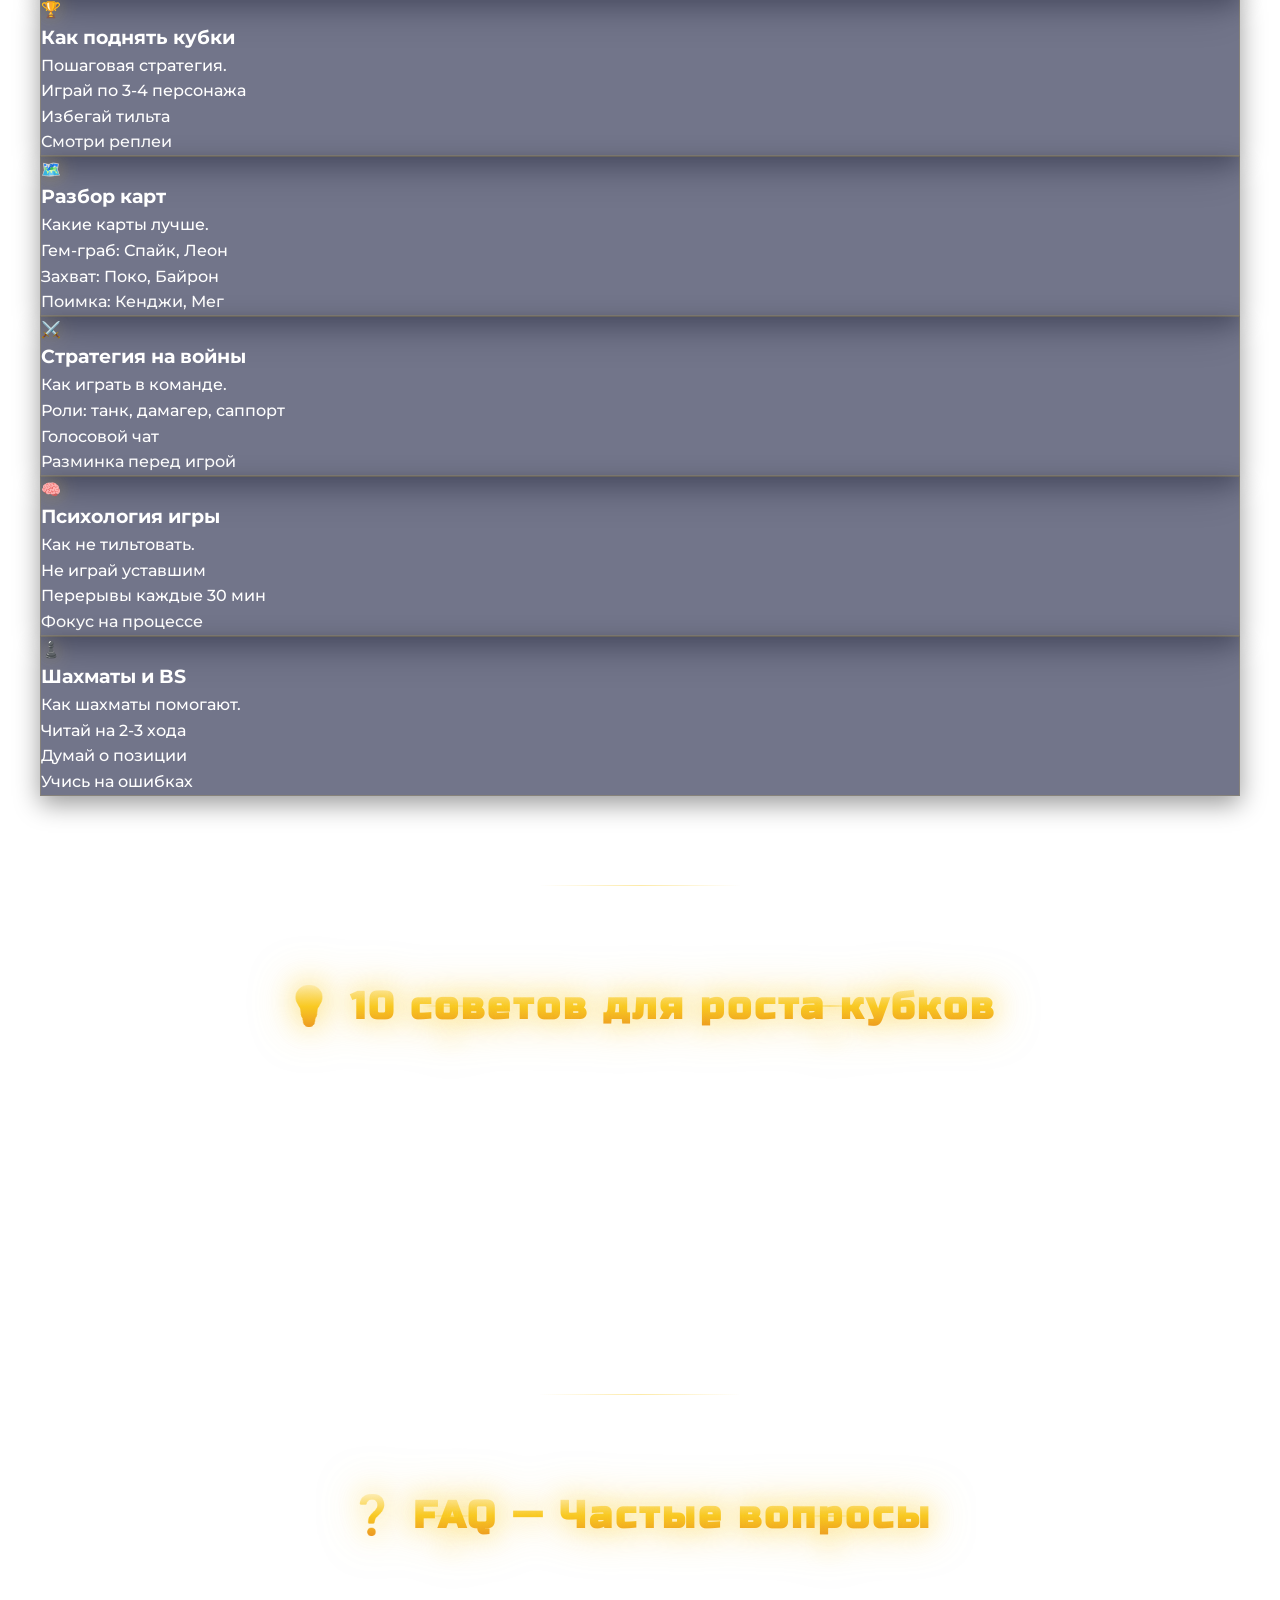
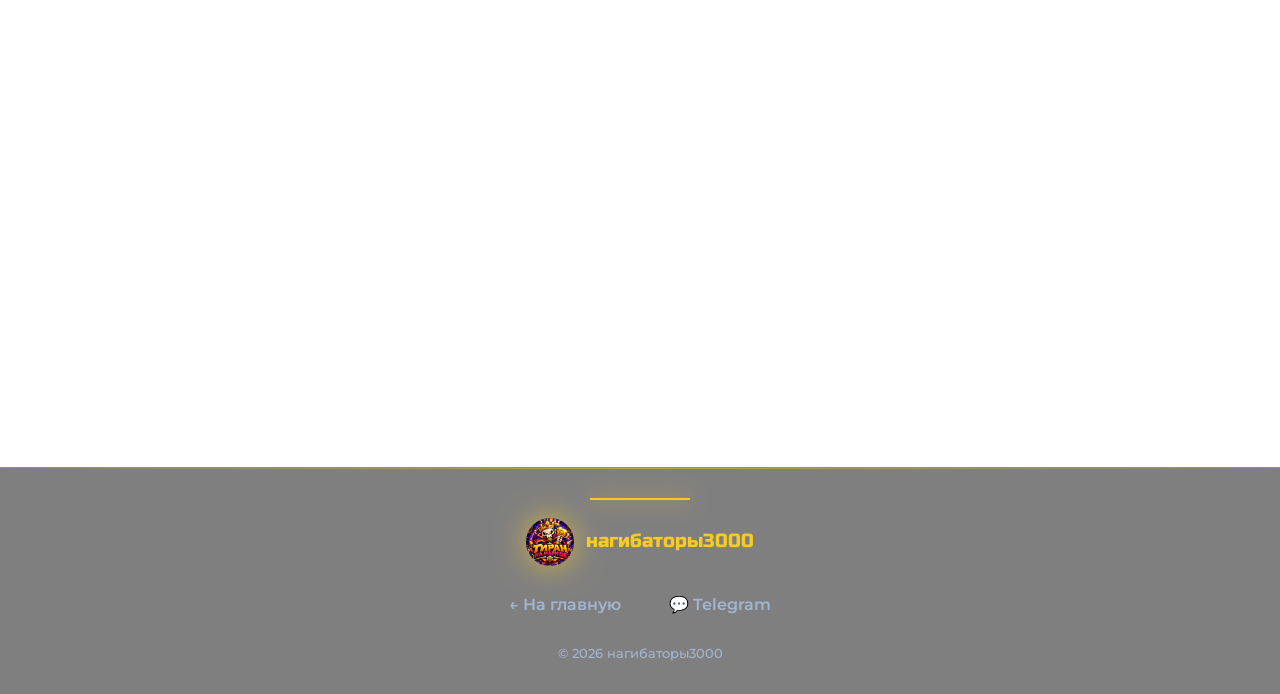
<file: guides.html>
<!DOCTYPE html>
<html lang="ru" data-theme="dark">
<head>
    <meta charset="UTF-8">
    <meta name="viewport" content="width=device-width, initial-scale=1.0">
    <title>📚 Гайд-портал — нагибаторы3000</title>
    <link href="https://fonts.googleapis.com/css2?family=Russo+One&family=Montserrat:wght@400;500;600;700;800&display=swap" rel="stylesheet">
    <link rel="stylesheet" href="style.css">
    <link rel="stylesheet" href="upgrade.css">
    <link rel="stylesheet" href="upgrade2.css">
<link rel="stylesheet" href="mobile-lite.css">
</head>
<body>

    <header class="header">
        <div class="header-inner">
            <a href="index.html" class="logo">
                <img src="images/logo.png" alt="Логотип" class="logo-img">
                <span class="logo-text">нагибаторы3000</span>
            </a>
            <nav class="nav" id="nav">
                <a href="index.html">Главная</a>
                <a href="guides.html" class="active">Гайды</a>
                <a href="team.html">Киберспорт</a>
                <a href="core.html">🔒 Штаб</a>
            </nav>
            <div class="header-actions">
                <button class="theme-btn" id="theme-toggle">🌙</button>
                <a href="https://t.me/+DL9_0ZsiBn0zZGE6" target="_blank" class="btn-tg">💬 Telegram</a>
                <button class="burger" id="burger"><span></span><span></span><span></span></button>
            </div>
        </div>
    </header>

    <!-- HERO ГАЙДА -->
    <section class="hero compact">
        <div class="container hero-content">
            <h1 class="hero-title">📚 Гайд-портал</h1>
            <p class="hero-slogan">«Мы не просто играем — мы учимся и учим других»</p>
        </div>
    </section>

    <!-- ТИР-ЛИСТ -->
    <section class="section" id="tierlist">
        <div class="container">
            <h2 class="section-title">🏅 Тир-лист персонажей</h2>
            <p class="section-sub">Актуальная мета на текущий сезон</p>
            <div class="tier-list" id="tier-list"></div>
        </div>
    </section>

    <!-- ГАЙДЫ -->
    <section class="section" id="guides-list">
        <div class="container">
            <h2 class="section-title">📖 Гайды клуба</h2>
            <p class="section-sub">Как играть, как расти, как побеждать</p>
            <div class="guides-grid" id="guides-grid"></div>
        </div>
    </section>

    <!-- СОВЕТЫ -->
    <section class="section" id="tips">
        <div class="container">
            <h2 class="section-title">💡 10 советов для роста кубков</h2>
            <div class="tips-list" id="tips-list"></div>
        </div>
    </section>

    <!-- FAQ -->
    <section class="section" id="faq">
        <div class="container">
            <h2 class="section-title">❓ FAQ — Частые вопросы</h2>
            <div class="faq-list" id="faq-list"></div>
        </div>
    </section>

    <footer class="footer">
        <div class="container footer-inner">
            <div class="footer-logo">
                <img src="images/logo.png" alt="Логотип">
                <span>нагибаторы3000</span>
            </div>
            <div class="footer-links">
                <a href="index.html">← На главную</a>
                <a href="https://t.me/+DL9_0ZsiBn0zZGE6" target="_blank">💬 Telegram</a>
            </div>
            <p class="footer-copy">© 2026 нагибаторы3000</p>
        </div>
    </footer>

    <script src="script.js"></script>
    <script>
        document.addEventListener('DOMContentLoaded', () => {
            renderTierList();
            renderGuides();
            renderTips();
            renderFaq();
        });
    </script>
</body>
</html>
</file>
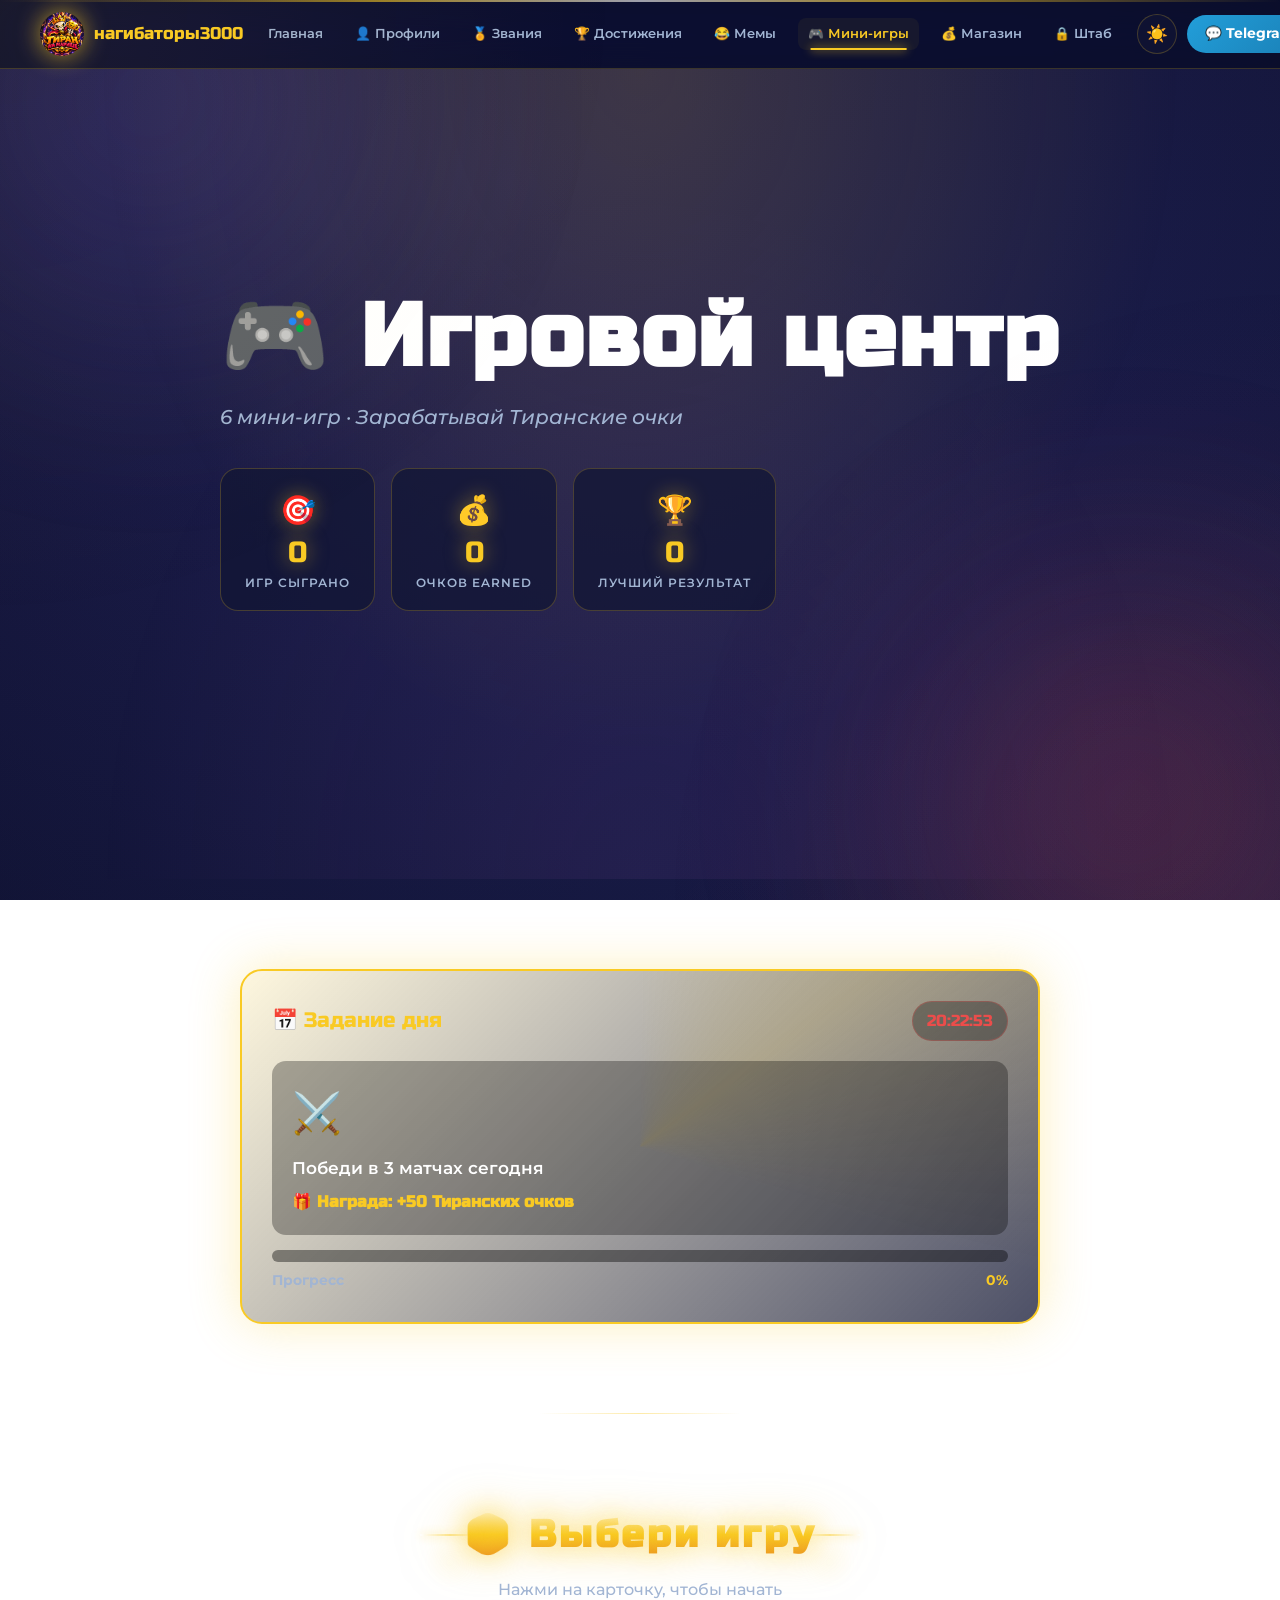
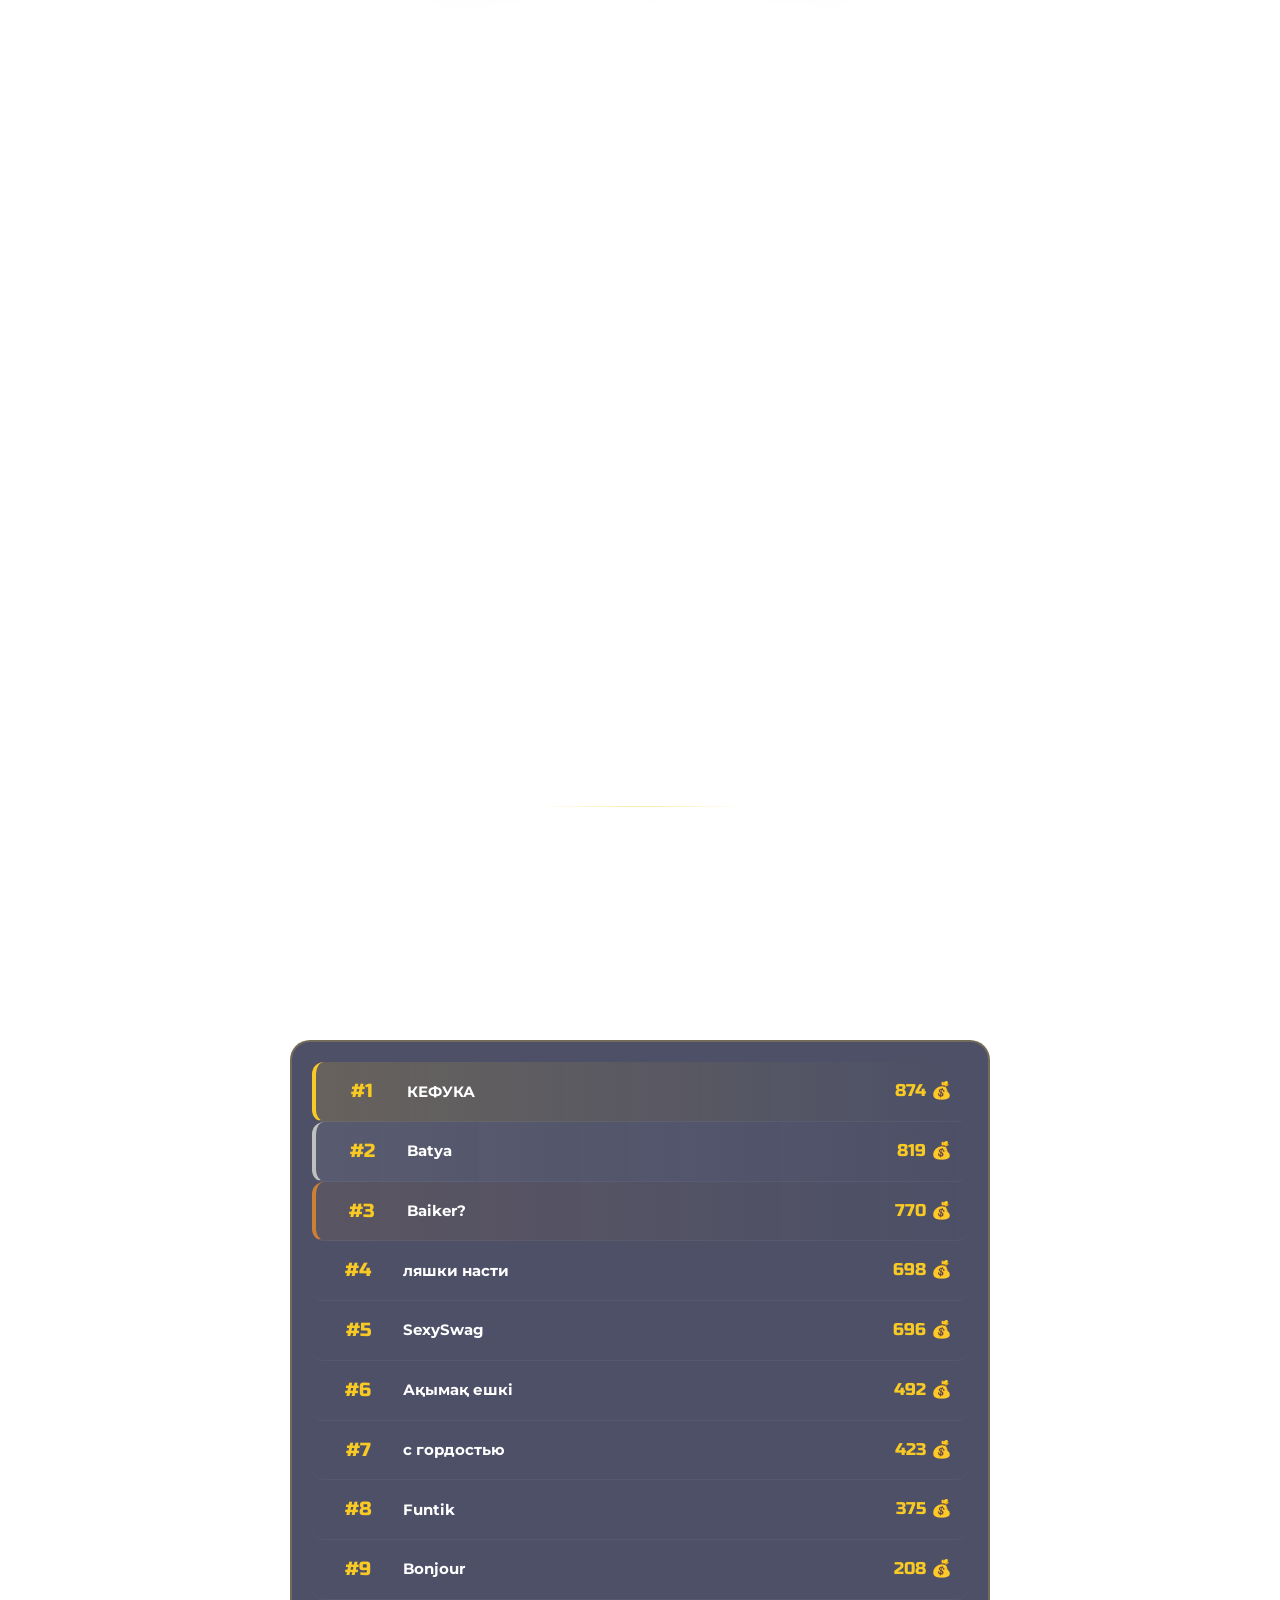
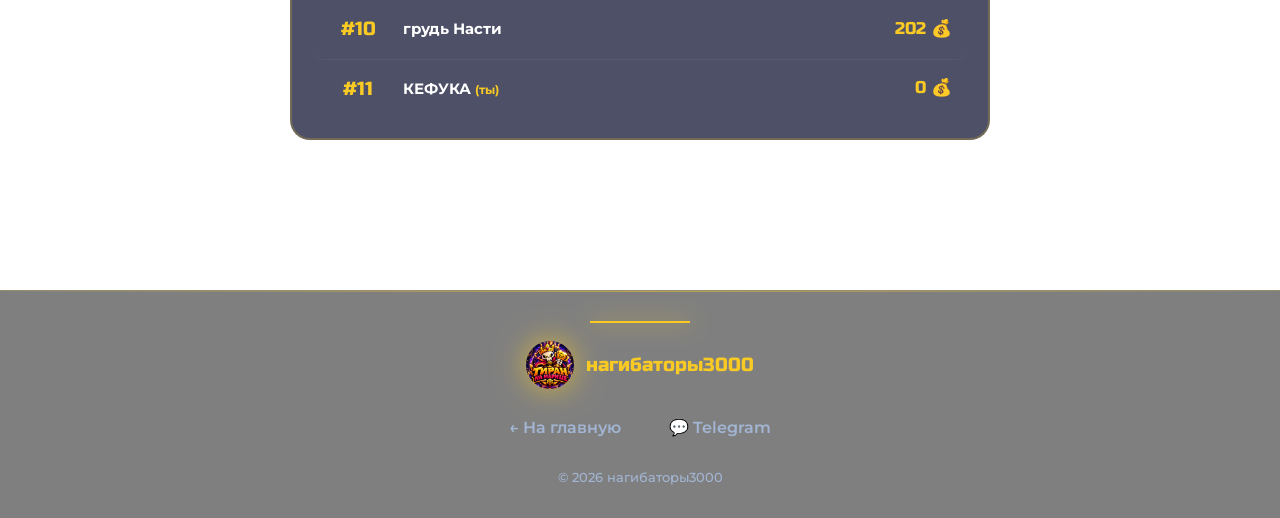
<file: minigames.html>
<!DOCTYPE html>
<html lang="ru" data-theme="dark">
<head>
    <meta charset="UTF-8">
    <meta name="viewport" content="width=device-width, initial-scale=1.0">
    <title>🎮 Мини-игры — нагибаторы3000</title>
    <link href="https://fonts.googleapis.com/css2?family=Russo+One&family=Montserrat:wght@400;500;600;700;800;900&display=swap" rel="stylesheet">
    <link rel="stylesheet" href="style.css">
    <link rel="stylesheet" href="upgrade.css">
    <link rel="stylesheet" href="upgrade2.css">
    <link rel="stylesheet" href="minigames.css">
<link rel="stylesheet" href="mobile-lite.css">
</head>
<body>

    <div class="bg-layer" aria-hidden="true">
        <div class="bg-gradient"></div>
        <div class="bg-glow bg-glow-1"></div>
        <div class="bg-glow bg-glow-2"></div>
    </div>

    <header class="header" id="header">
        <div class="header-inner">
            <a href="index.html" class="logo">
                <img src="images/logo.png" alt="Логотип" class="logo-img">
                <span class="logo-text">нагибаторы3000</span>
            </a>
            <nav class="nav" id="nav">
                <a href="index.html">Главная</a>
                <a href="profiles.html">👤 Профили</a>
                <a href="ranks.html">🏅 Звания</a>
                <a href="achievements.html">🏆 Достижения</a>
                <a href="memes.html">😂 Мемы</a>
                <a href="minigames.html" class="active">🎮 Мини-игры</a>
                <a href="shop.html">💰 Магазин</a>
                <a href="core.html">🔒 Штаб</a>
            </nav>
            <div class="header-actions">
                <button class="theme-btn" id="theme-toggle">🌙</button>
                <a href="https://t.me/+DL9_0ZsiBn0zZGE6" target="_blank" class="btn-tg">💬 Telegram</a>
                <button class="burger" id="burger"><span></span><span></span><span></span></button>
            </div>
        </div>
    </header>

    <section class="hero compact">
        <div class="container hero-content">
            <h1 class="hero-title">🎮 Игровой центр</h1>
            <p class="hero-slogan">6 мини-игр · Зарабатывай Тиранские очки</p>
            <div class="hero-stats">
                <div class="stat-card">
                    <span class="stat-icon">🎯</span>
                    <span class="stat-value" id="total-plays">0</span>
                    <span class="stat-label">Игр сыграно</span>
                </div>
                <div class="stat-card">
                    <span class="stat-icon">💰</span>
                    <span class="stat-value" id="total-points">0</span>
                    <span class="stat-label">Очков earned</span>
                </div>
                <div class="stat-card">
                    <span class="stat-icon">🏆</span>
                    <span class="stat-value" id="best-score">0</span>
                    <span class="stat-label">Лучший результат</span>
                </div>
            </div>
        </div>
    </section>

    <!-- ЕЖЕДНЕВНОЕ ЗАДАНИЕ -->
    <section class="section">
        <div class="container">
            <div class="daily-panel reveal-up" id="daily-panel"></div>
        </div>
    </section>

    <!-- СЕТКА ИГР -->
    <section class="section">
        <div class="container">
            <h2 class="section-title reveal-up">🎲 Выбери игру</h2>
            <p class="section-sub reveal-up">Нажми на карточку, чтобы начать</p>
            <div class="games-grid reveal-up" id="games-grid"></div>
        </div>
    </section>

    <!-- ТАБЛИЦА ЛИДЕРОВ -->
    <section class="section">
        <div class="container">
            <h2 class="section-title reveal-up">🏆 Таблица лидеров</h2>
            <p class="section-sub reveal-up">Топ игроков по очкам в мини-играх</p>
            <div class="leaderboard reveal-up" id="leaderboard"></div>
        </div>
    </section>

    <footer class="footer">
        <div class="container footer-inner">
            <div class="footer-logo">
                <img src="images/logo.png" alt="Логотип">
                <span>нагибаторы3000</span>
            </div>
            <div class="footer-links">
                <a href="index.html">← На главную</a>
                <a href="https://t.me/+DL9_0ZsiBn0zZGE6" target="_blank">💬 Telegram</a>
            </div>
            <p class="footer-copy">© 2026 нагибаторы3000</p>
        </div>
    </footer>

    <!-- МОДАЛКА ИГРЫ -->
    <div class="game-modal" id="game-modal">
        <div class="game-modal-content">
            <button class="game-close" id="game-close">✕</button>
            <div class="game-header">
                <span class="game-icon" id="game-icon">🎮</span>
                <h2 class="game-title" id="game-title">Название</h2>
                <p class="game-subtitle" id="game-subtitle">Описание</p>
            </div>
            <div class="game-area" id="game-area"></div>
            <div class="game-result" id="game-result" style="display:none;"></div>
        </div>
    </div>

    <script src="script.js"></script>
    <script src="minigames.js"></script>
</body>
</html>
</file>
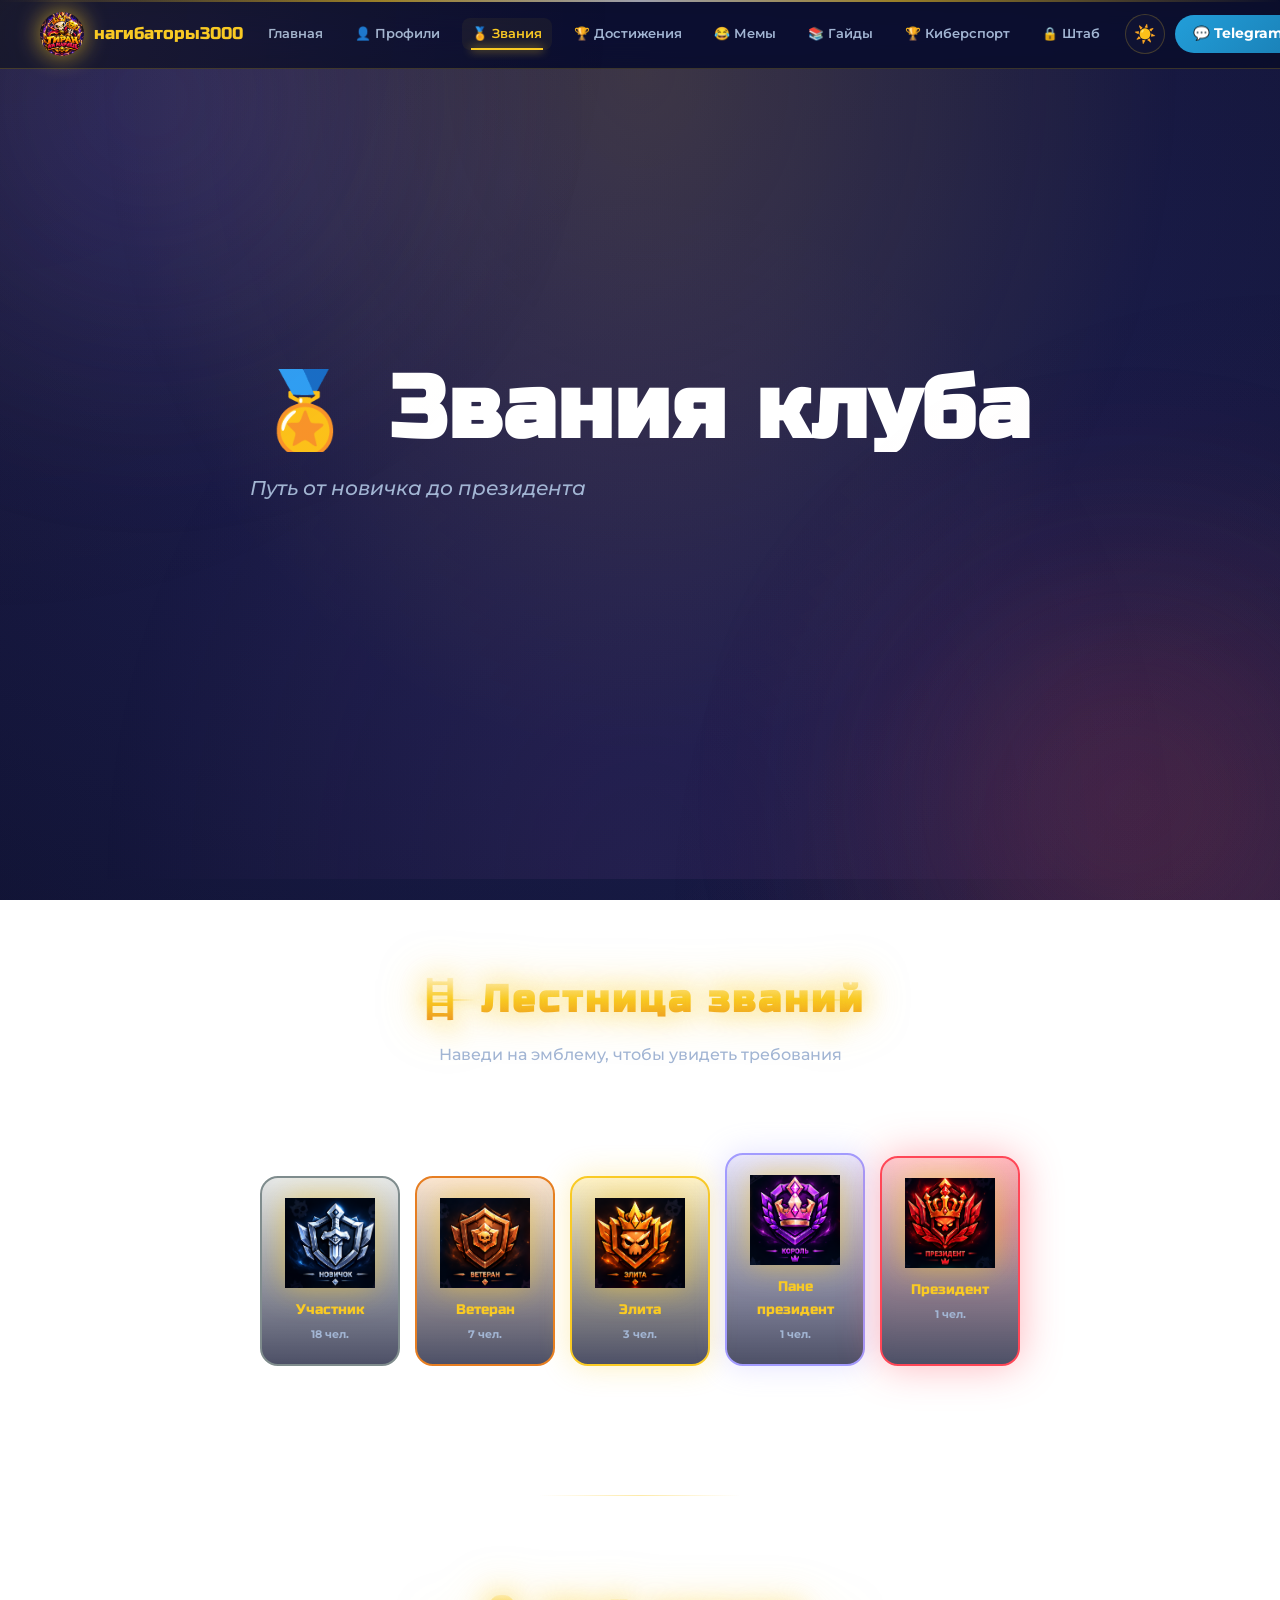
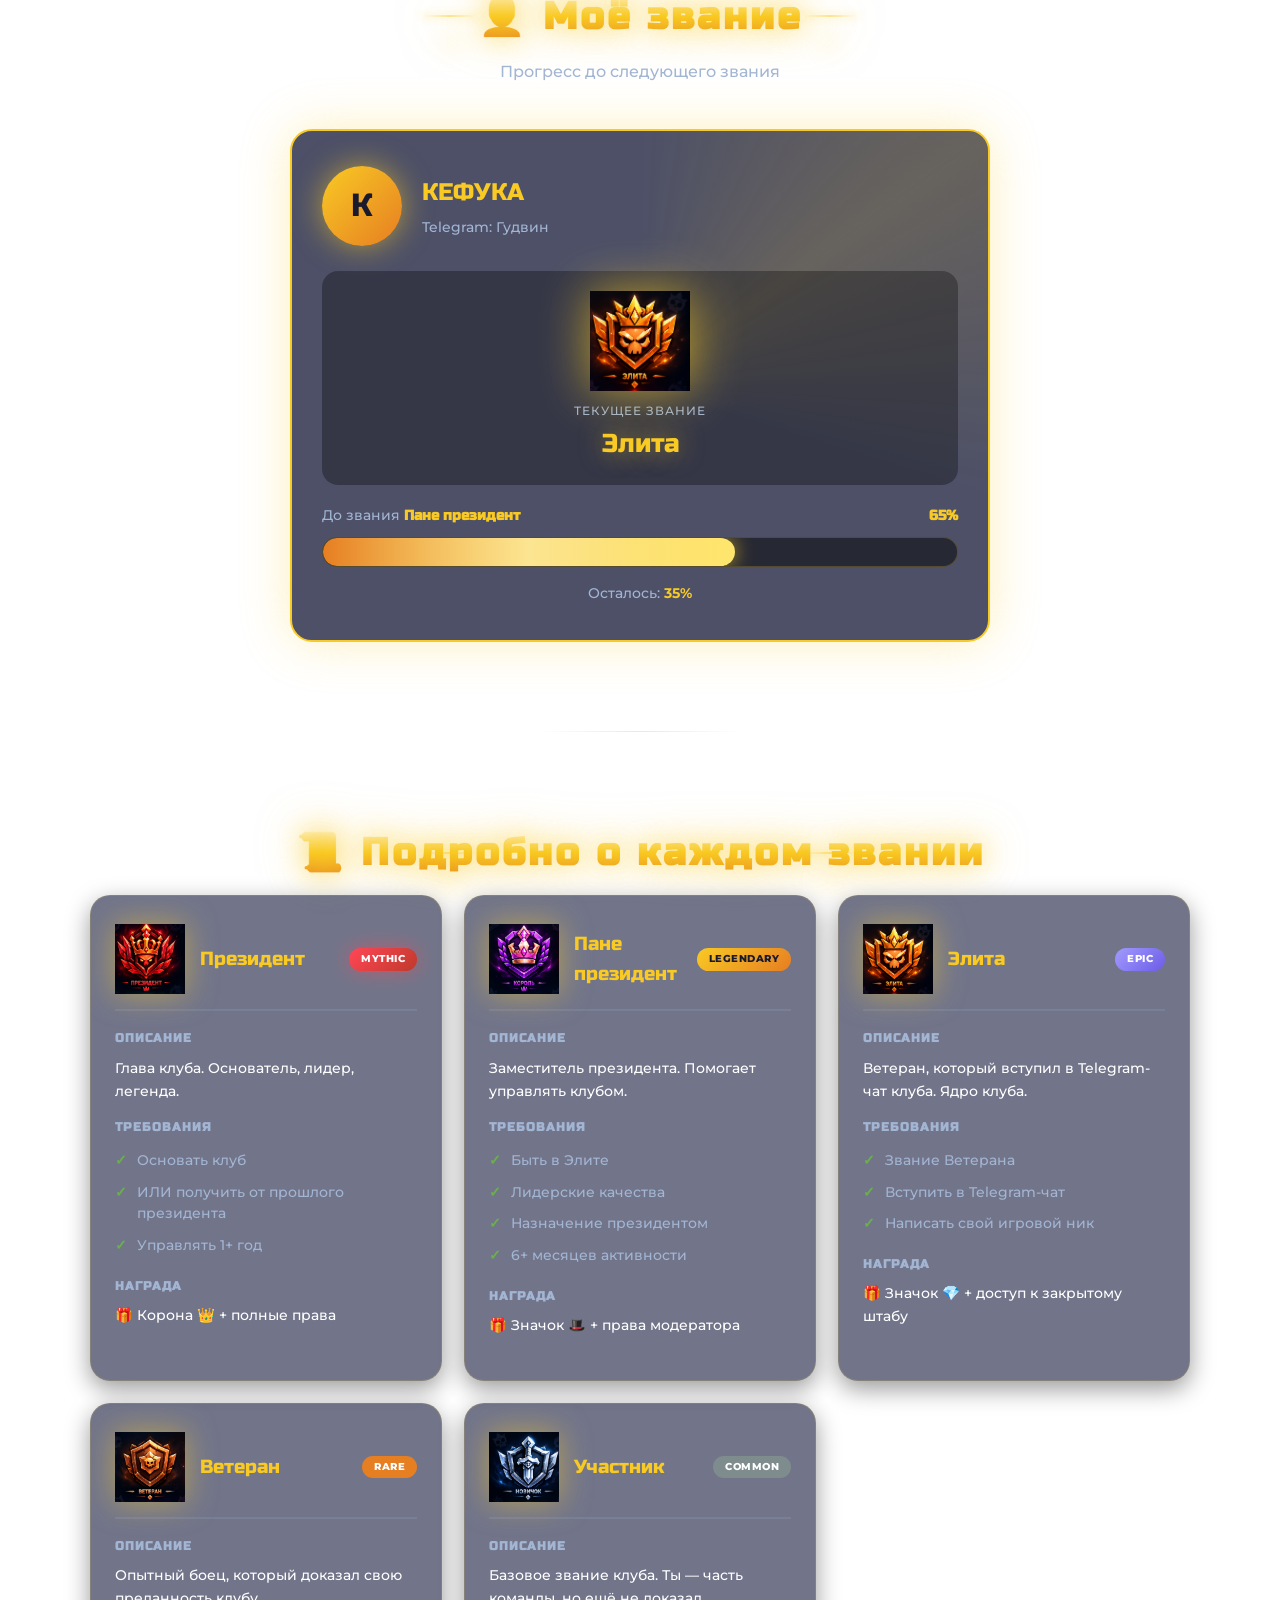
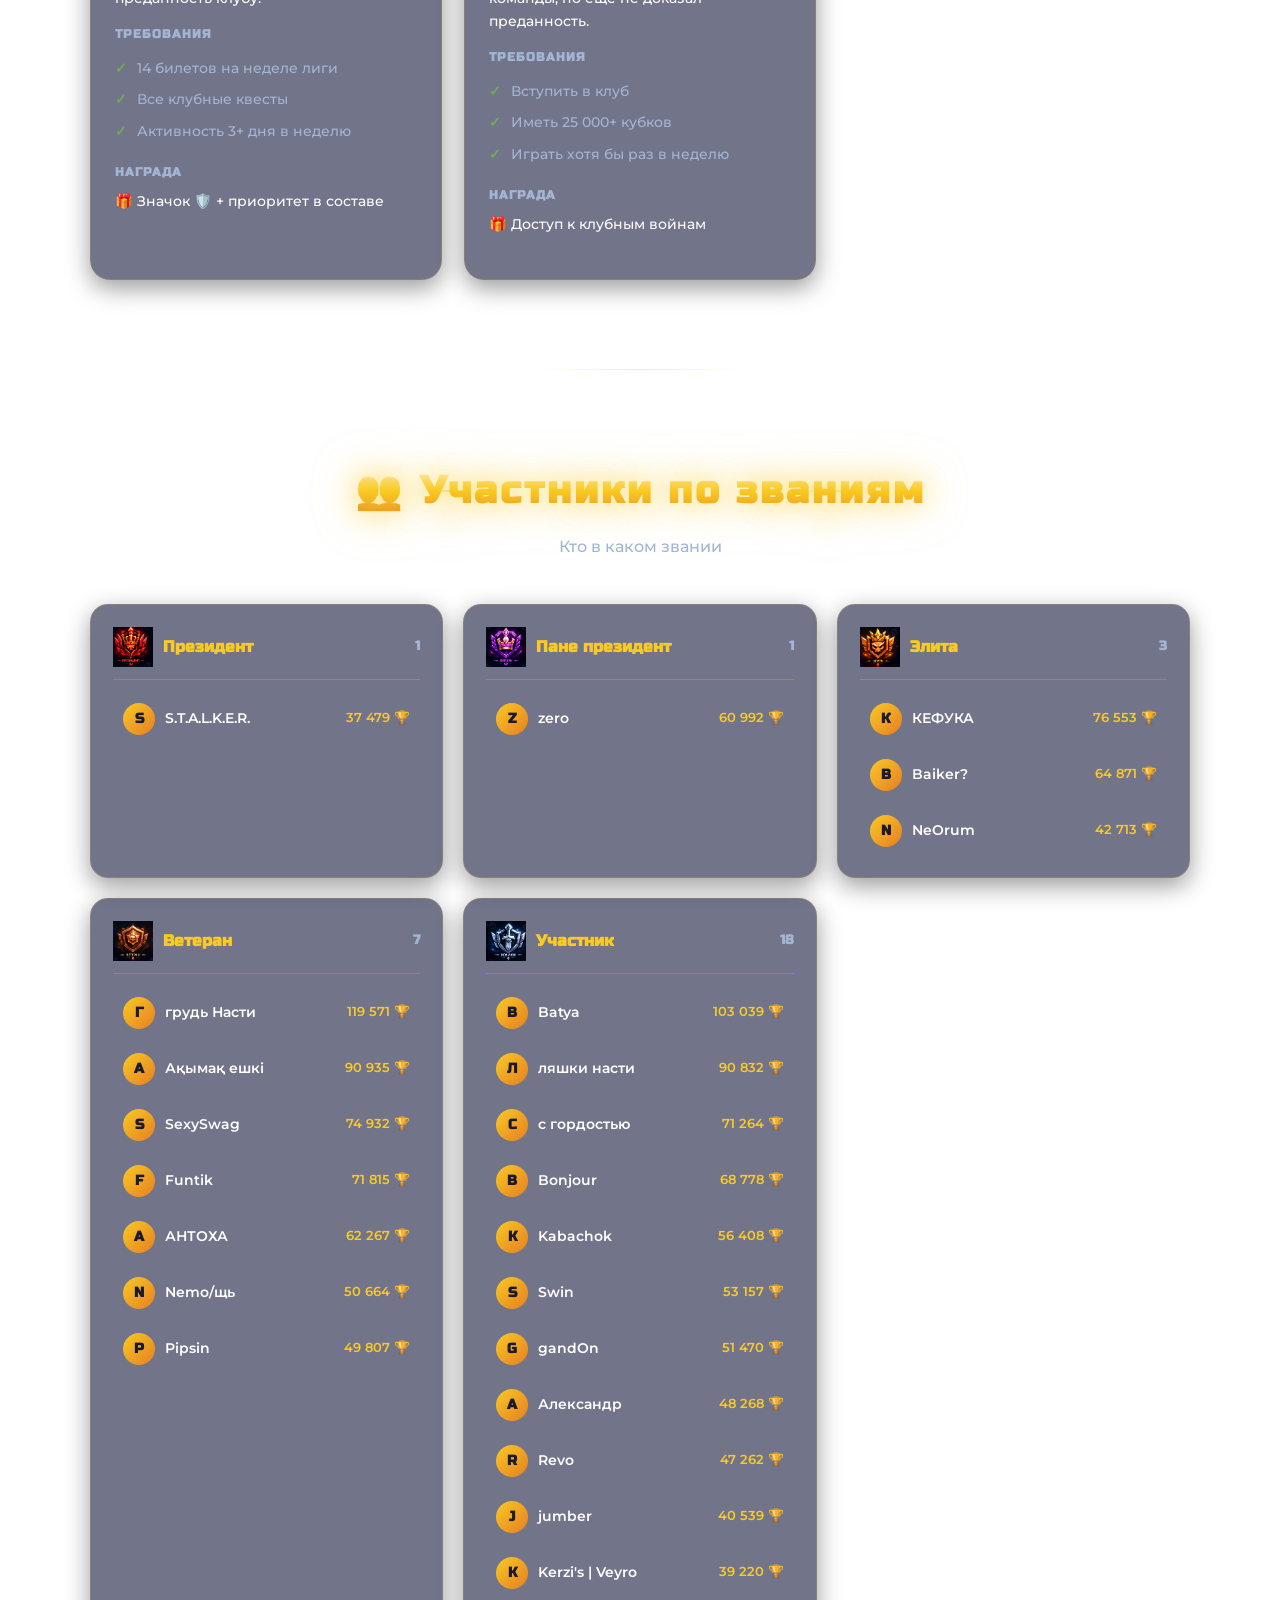
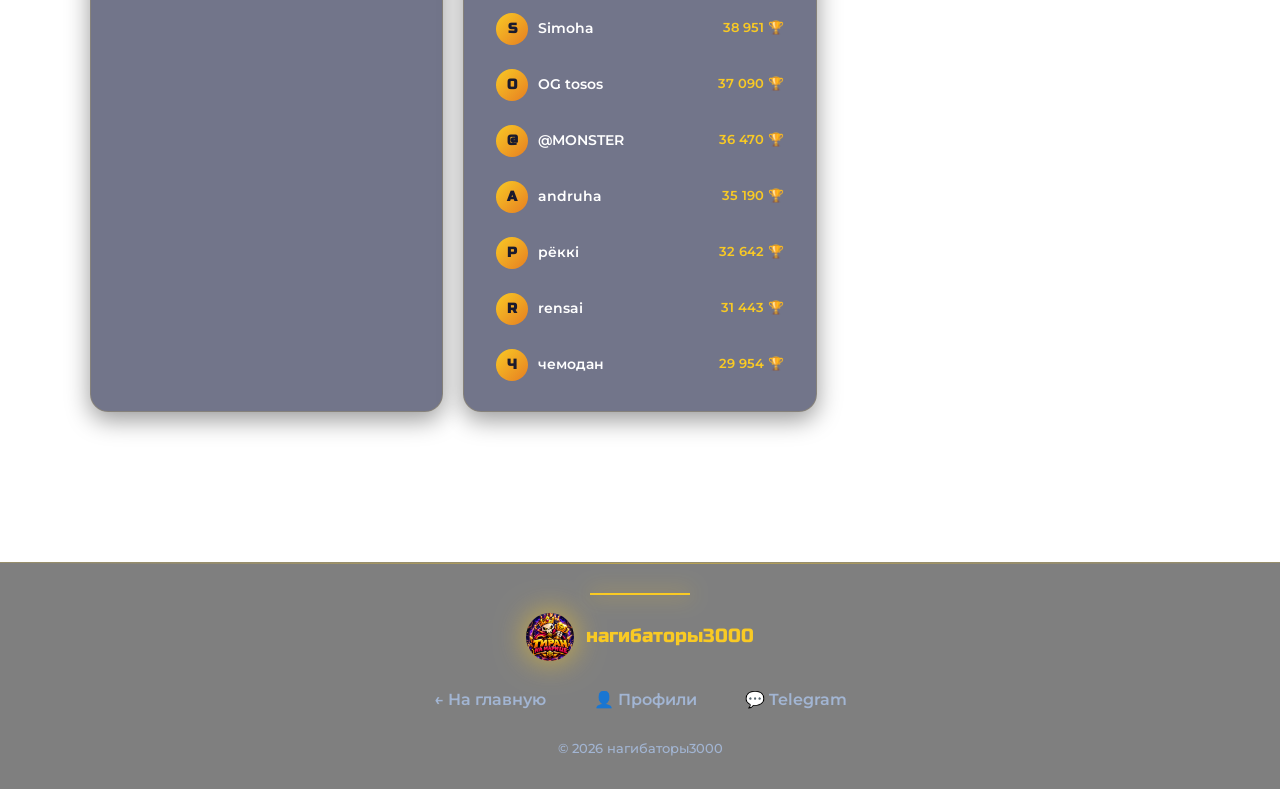
<file: ranks.html>
<!DOCTYPE html>
<html lang="ru" data-theme="dark">
<head>
    <meta charset="UTF-8">
    <meta name="viewport" content="width=device-width, initial-scale=1.0">
    <title>🏅 Звания клуба — нагибаторы3000</title>
    <link href="https://fonts.googleapis.com/css2?family=Russo+One&family=Montserrat:wght@400;500;600;700;800;900&display=swap" rel="stylesheet">
    <link rel="stylesheet" href="style.css">
    <link rel="stylesheet" href="upgrade.css">
    <link rel="stylesheet" href="upgrade2.css">
    <link rel="stylesheet" href="ranks.css">
<link rel="stylesheet" href="mobile-lite.css">
</head>
<body>

    <div class="bg-layer" aria-hidden="true">
        <div class="bg-gradient"></div>
        <div class="bg-glow bg-glow-1"></div>
        <div class="bg-glow bg-glow-2"></div>
    </div>

    <header class="header" id="header">
        <div class="header-inner">
            <a href="index.html" class="logo">
                <img src="images/logo.png" alt="Логотип" class="logo-img">
                <span class="logo-text">нагибаторы3000</span>
            </a>
            <nav class="nav" id="nav">
                <a href="index.html">Главная</a>
                <a href="profiles.html">👤 Профили</a>
                <a href="ranks.html" class="active">🏅 Звания</a>
                <a href="achievements.html">🏆 Достижения</a>
                <a href="memes.html">😂 Мемы</a>
                <a href="guides.html">📚 Гайды</a>
                <a href="team.html">🏆 Киберспорт</a>
                <a href="core.html">🔒 Штаб</a>
            </nav>
            <div class="header-actions">
                <button class="theme-btn" id="theme-toggle">🌙</button>
                <a href="https://t.me/+DL9_0ZsiBn0zZGE6" target="_blank" class="btn-tg">💬 Telegram</a>
                <button class="burger" id="burger"><span></span><span></span><span></span></button>
            </div>
        </div>
    </header>

    <section class="hero compact">
        <div class="container hero-content">
            <h1 class="hero-title">🏅 Звания клуба</h1>
            <p class="hero-slogan">Путь от новичка до президента</p>
        </div>
    </section>

    <!-- ЛЕСТНИЦА ЗВАНИЙ -->
    <section class="section">
        <div class="container">
            <h2 class="section-title reveal-up">🪜 Лестница званий</h2>
            <p class="section-sub reveal-up">Наведи на эмблему, чтобы увидеть требования</p>
            <div class="ranks-ladder" id="ranks-ladder"></div>
        </div>
    </section>

    <!-- МОЁ ЗВАНИЕ -->
    <section class="section">
        <div class="container">
            <h2 class="section-title reveal-up">👤 Моё звание</h2>
            <p class="section-sub reveal-up">Прогресс до следующего звания</p>
            <div class="my-rank-panel reveal-up" id="my-rank-panel"></div>
        </div>
    </section>

    <!-- ПОДРОБНО -->
    <section class="section">
        <div class="container">
            <h2 class="section-title reveal-up">📜 Подробно о каждом звании</h2>
            <div class="ranks-detailed" id="ranks-detailed"></div>
        </div>
    </section>

    <!-- УЧАСТНИКИ -->
    <section class="section">
        <div class="container">
            <h2 class="section-title reveal-up">👥 Участники по званиям</h2>
            <p class="section-sub reveal-up">Кто в каком звании</p>
            <div class="ranks-members" id="ranks-members"></div>
        </div>
    </section>

    <footer class="footer">
        <div class="container footer-inner">
            <div class="footer-logo">
                <img src="images/logo.png" alt="Логотип">
                <span>нагибаторы3000</span>
            </div>
            <div class="footer-links">
                <a href="index.html">← На главную</a>
                <a href="profiles.html">👤 Профили</a>
                <a href="https://t.me/+DL9_0ZsiBn0zZGE6" target="_blank">💬 Telegram</a>
            </div>
            <p class="footer-copy">© 2026 нагибаторы3000</p>
        </div>
    </footer>

    <!-- МОДАЛКА ПОВЫШЕНИЯ -->
    <div class="rankup-modal" id="rankup-modal">
        <div class="rankup-content">
            <div class="rankup-flash"></div>
            <div class="rankup-particles" id="rankup-particles"></div>
            <div class="rankup-icon" id="rankup-icon">🛡️</div>
            <h2 class="rankup-title">Повышение!</h2>
            <p class="rankup-subtitle" id="rankup-subtitle">Ты получил новое звание</p>
            <div class="rankup-rank" id="rankup-rank">Ветеран</div>
            <button class="rankup-btn" id="rankup-close">🎉 Принять</button>
        </div>
    </div>

    <script src="script.js"></script>
    <script src="ranks.js"></script>
</body>
</html>
</file>
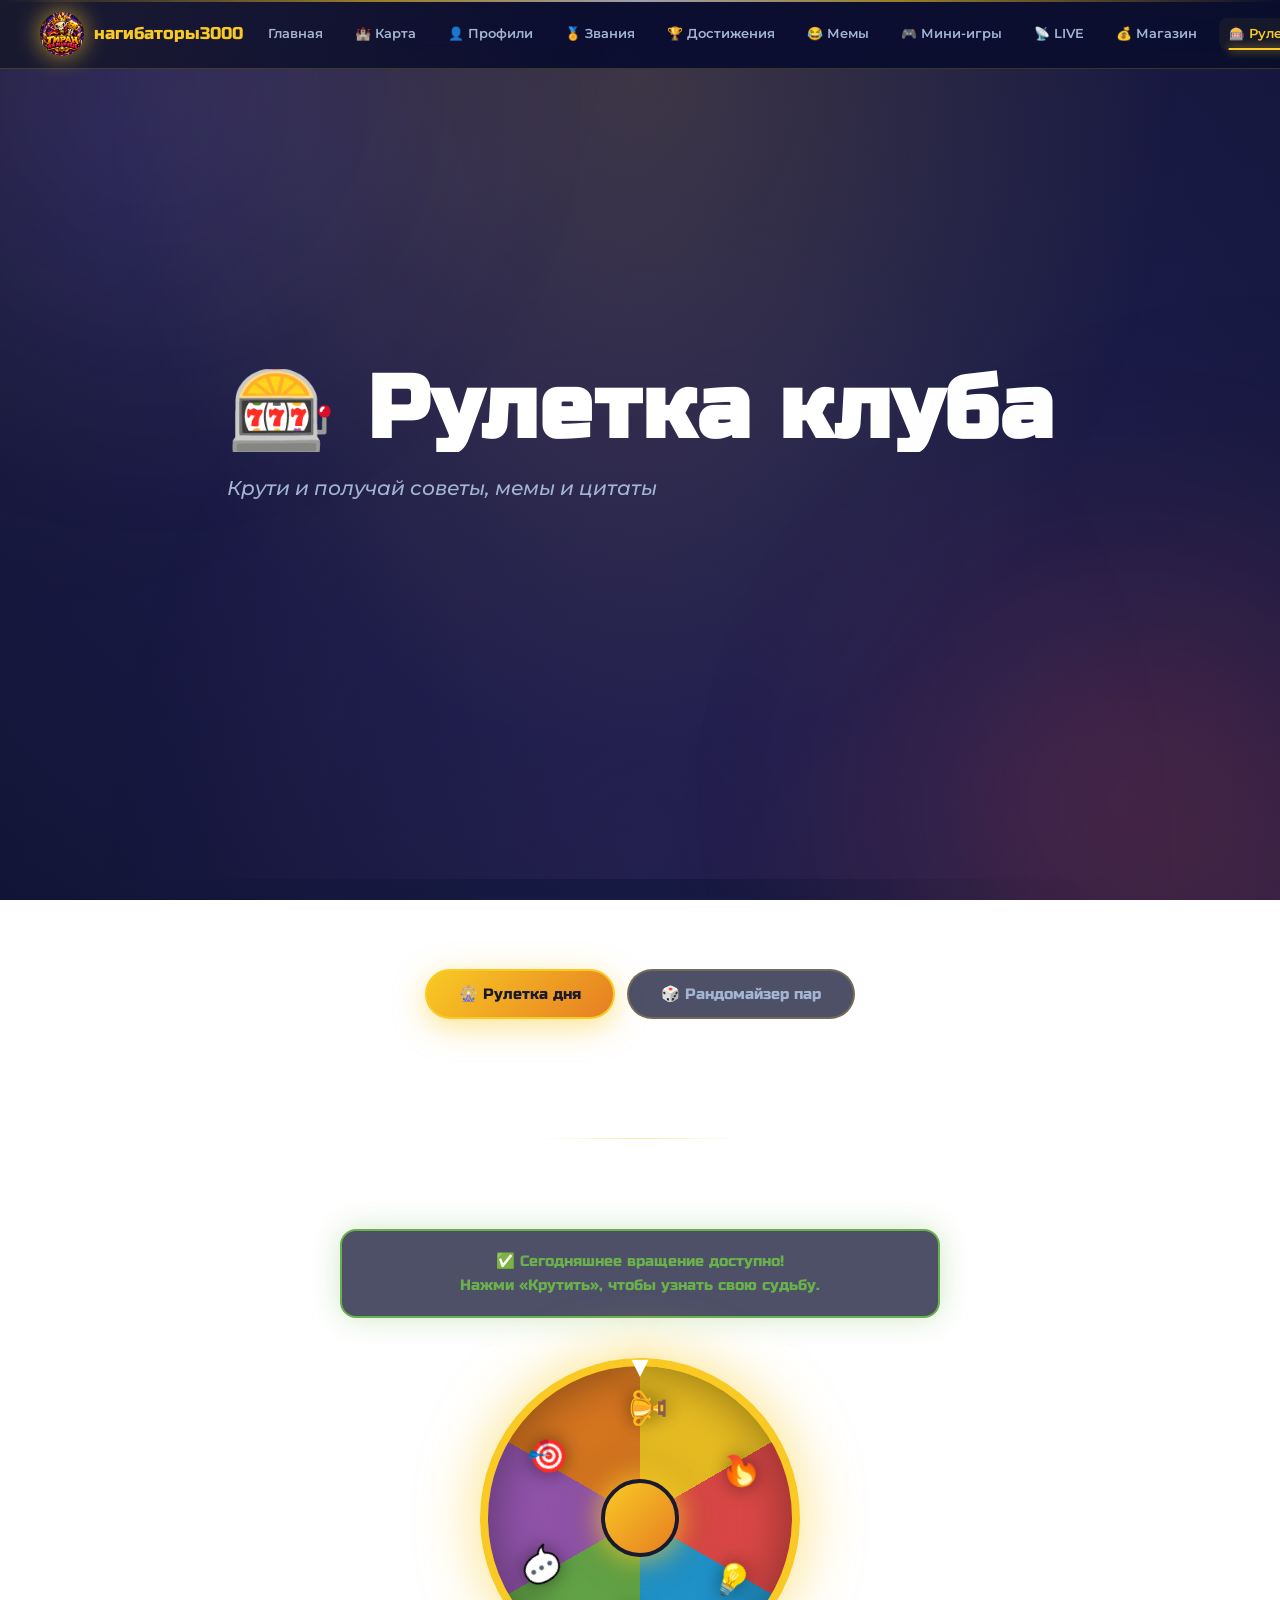
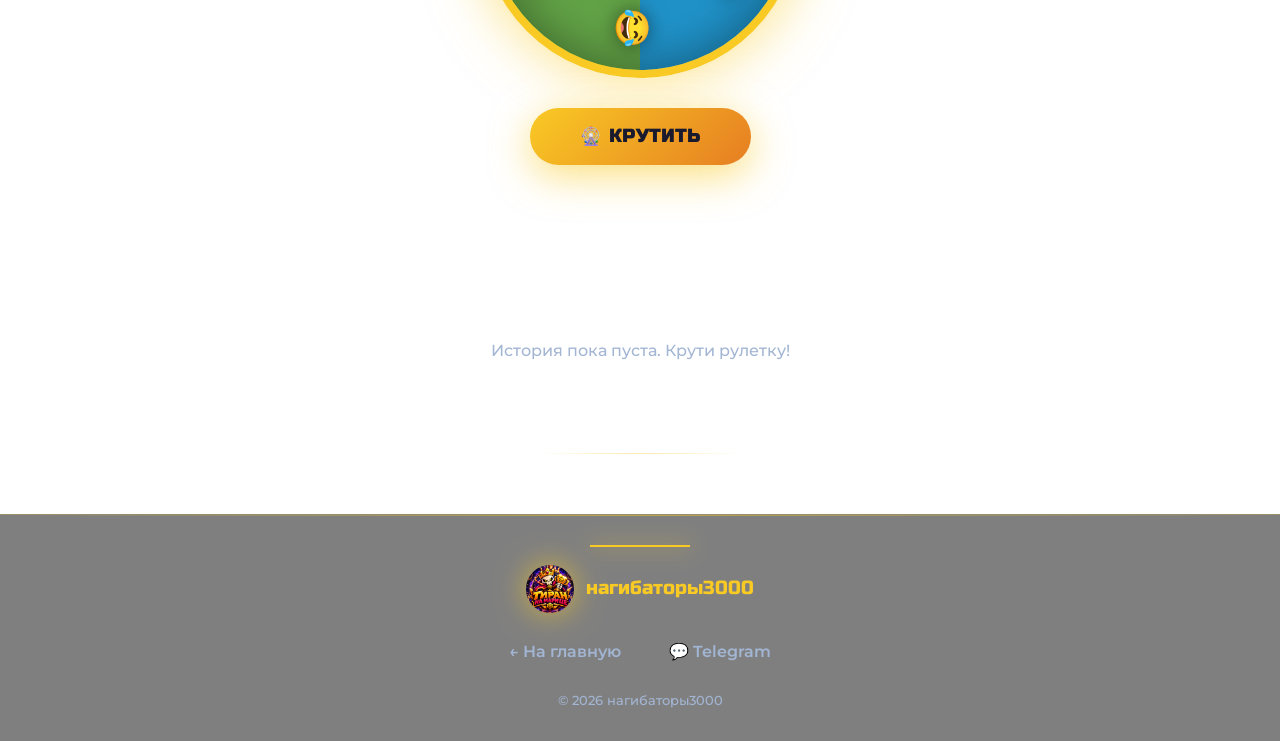
<file: roulette.html>
<!DOCTYPE html>
<html lang="ru" data-theme="dark">
<head>
    <meta charset="UTF-8">
    <meta name="viewport" content="width=device-width, initial-scale=1.0">
    <title>🎰 Рулетка и Рандомайзер — нагибаторы3000</title>
    <link href="https://fonts.googleapis.com/css2?family=Russo+One&family=Montserrat:wght@400;500;600;700;800;900&display=swap" rel="stylesheet">
    <link rel="stylesheet" href="style.css">
    <link rel="stylesheet" href="upgrade.css">
    <link rel="stylesheet" href="upgrade2.css">
    <link rel="stylesheet" href="roulette.css">
<link rel="stylesheet" href="mobile-lite.css">
</head>
<body>

    <div class="bg-layer" aria-hidden="true">
        <div class="bg-gradient"></div>
        <div class="bg-glow bg-glow-1"></div>
        <div class="bg-glow bg-glow-2"></div>
    </div>

    <header class="header" id="header">
        <div class="header-inner">
            <a href="index.html" class="logo">
                <img src="images/logo.png" alt="Логотип" class="logo-img">
                <span class="logo-text">нагибаторы3000</span>
            </a>
            <nav class="nav" id="nav">
                <a href="index.html">Главная</a>
                <a href="castle.html">🏰 Карта</a>
                <a href="profiles.html">👤 Профили</a>
                <a href="ranks.html">🏅 Звания</a>
                <a href="achievements.html">🏆 Достижения</a>
                <a href="memes.html">😂 Мемы</a>
                <a href="minigames.html">🎮 Мини-игры</a>
                <a href="activity.html">📡 LIVE</a>
                <a href="shop.html">💰 Магазин</a>
                <a href="roulette.html" class="active">🎰 Рулетка</a>
                <a href="core.html">🔒 Штаб</a>
            </nav>
            <div class="header-actions">
                <button class="theme-btn" id="theme-toggle">🌙</button>
                <a href="https://t.me/+DL9_0ZsiBn0zZGE6" target="_blank" class="btn-tg">💬 Telegram</a>
                <button class="burger" id="burger"><span></span><span></span><span></span></button>
            </div>
        </div>
    </header>

    <section class="hero compact">
        <div class="container hero-content">
            <h1 class="hero-title">🎰 Рулетка клуба</h1>
            <p class="hero-slogan">Крути и получай советы, мемы и цитаты</p>
        </div>
    </section>

    <!-- ВКЛАДКИ -->
    <section class="section">
        <div class="container">
            <div class="tabs-nav reveal-up">
                <button class="tab-nav-btn active" data-tab="roulette">
                    🎡 Рулетка дня
                </button>
                <button class="tab-nav-btn" data-tab="randomizer">
                    🎲 Рандомайзер пар
                </button>
            </div>
        </div>
    </section>

    <!-- ВКЛАДКА 1: РУЛЕТКА -->
    <section class="section tab-content active" id="tab-roulette">
        <div class="container">

            <!-- СТАТУС -->
            <div class="roulette-status reveal-up" id="roulette-status"></div>

            <!-- КОЛЕСО -->
            <div class="roulette-wrapper reveal-up">
                <div class="roulette-wheel-container">
                    <div class="roulette-arrow">▼</div>
                    <div class="roulette-wheel" id="roulette-wheel">
                        <div class="roulette-segment seg-1">💡</div>
                        <div class="roulette-segment seg-2">😂</div>
                        <div class="roulette-segment seg-3">💬</div>
                        <div class="roulette-segment seg-4">🎯</div>
                        <div class="roulette-segment seg-5">🏆</div>
                        <div class="roulette-segment seg-6">🔥</div>
                    </div>
                </div>
                <button class="roulette-spin-btn" id="roulette-spin-btn">
                    🎡 КРУТИТЬ
                </button>
            </div>

            <!-- РЕЗУЛЬТАТ -->
            <div class="roulette-result" id="roulette-result" style="display:none;">
                <div class="roulette-result-icon" id="roulette-result-icon">💡</div>
                <div class="roulette-result-category" id="roulette-result-category">СОВЕТ</div>
                <div class="roulette-result-text" id="roulette-result-text">
                    Текст совета
                </div>
                <button class="roulette-again-btn" id="roulette-again-btn">
                    🔄 Ещё раз (завтра)
                </button>
            </div>

            <!-- ИСТОРИЯ -->
            <h2 class="section-title reveal-up" style="margin-top:60px;">📜 Твои прошлые выпадения</h2>
            <div class="roulette-history" id="roulette-history"></div>

        </div>
    </section>

    <!-- ВКЛАДКА 2: РАНДОМАЙЗЕР -->
    <section class="section tab-content" id="tab-randomizer">
        <div class="container">

            <div class="randomizer-panel reveal-up">
                <h2 class="section-title">🎲 Рандомайзер пар</h2>
                <p class="section-sub">Случайно распределяй игроков по командам</p>

                <!-- ВЫБОР РЕЖИМА -->
                <div class="rand-mode-selector">
                    <button class="rand-mode-btn active" data-mode="megapig">
                        🐷 Мегакопилка
                    </button>
                    <button class="rand-mode-btn" data-mode="merport">
                        🎯 Мерпорт
                    </button>
                    <button class="rand-mode-btn" data-mode="clubwars">
                        ⚔️ Клубные войны
                    </button>
                    <button class="rand-mode-btn" data-mode="custom">
                        🎮 Свой режим
                    </button>
                </div>

                <!-- НАСТРОЙКИ -->
                <div class="rand-settings">
                    <div class="rand-setting">
                        <label>👥 Сколько игроков:</label>
                        <select id="rand-count">
                            <option value="6">6 игроков</option>
                            <option value="9" selected>9 игроков</option>
                            <option value="12">12 игроков</option>
                            <option value="15">15 игроков</option>
                            <option value="18">18 игроков</option>
                            <option value="21">21 игрок</option>
                            <option value="24">24 игрока</option>
                            <option value="27">27 игроков</option>
                            <option value="30">Все 30</option>
                        </select>
                    </div>
                    <div class="rand-setting">
                        <label>👥 Игроков в команде:</label>
                        <select id="rand-team-size">
                            <option value="2">2 (пары)</option>
                            <option value="3" selected>3 (тройки)</option>
                            <option value="4">4 (квады)</option>
                            <option value="5">5 (пятёрки)</option>
                        </select>
                    </div>
                    <div class="rand-setting">
                        <label>🎯 Только элита:</label>
                        <input type="checkbox" id="rand-only-elite">
                    </div>
                    <div class="rand-setting">
                        <label>🎯 Только ветераны:</label>
                        <input type="checkbox" id="rand-only-veteran">
                    </div>
                </div>

                <!-- КНОПКА -->
                <button class="rand-generate-btn" id="rand-generate-btn">
                    🎲 СГЕНЕРИРОВАТЬ КОМАНДЫ
                </button>

                <!-- РЕЗУЛЬТАТ -->
                <div class="rand-result" id="rand-result" style="display:none;">
                    <div class="rand-result-header">
                        <h3>🎯 Команды для <span id="rand-result-mode">Мегакопилки</span></h3>
                        <button class="rand-reroll-btn" id="rand-reroll-btn">🔄 Перемешать</button>
                    </div>
                    <div class="rand-teams" id="rand-teams"></div>
                    <div class="rand-actions">
                        <button class="rand-action-btn" id="rand-copy-btn">📋 Скопировать</button>
                        <button class="rand-action-btn" id="rand-share-btn">📤 В Telegram</button>
                    </div>
                </div>
            </div>

        </div>
    </section>

    <footer class="footer">
        <div class="container footer-inner">
            <div class="footer-logo">
                <img src="images/logo.png" alt="Логотип">
                <span>нагибаторы3000</span>
            </div>
            <div class="footer-links">
                <a href="index.html">← На главную</a>
                <a href="https://t.me/+DL9_0ZsiBn0zZGE6" target="_blank">💬 Telegram</a>
            </div>
            <p class="footer-copy">© 2026 нагибаторы3000</p>
        </div>
    </footer>

    <!-- МОДАЛКА РЕЗУЛЬТАТА РУЛЕТКИ -->
    <div class="roulette-modal" id="roulette-modal">
        <div class="roulette-modal-content">
            <div class="roulette-modal-flash"></div>
            <div class="roulette-modal-particles" id="roulette-modal-particles"></div>
            <div class="roulette-modal-icon" id="roulette-modal-icon">💡</div>
            <div class="roulette-modal-category" id="roulette-modal-category">СОВЕТ</div>
            <div class="roulette-modal-text" id="roulette-modal-text">Текст</div>
            <button class="roulette-modal-btn" id="roulette-modal-close">🎉 Забрать</button>
        </div>
    </div>

    <script src="script.js"></script>
    <script src="roulette.js"></script>
</body>
</html>
</file>
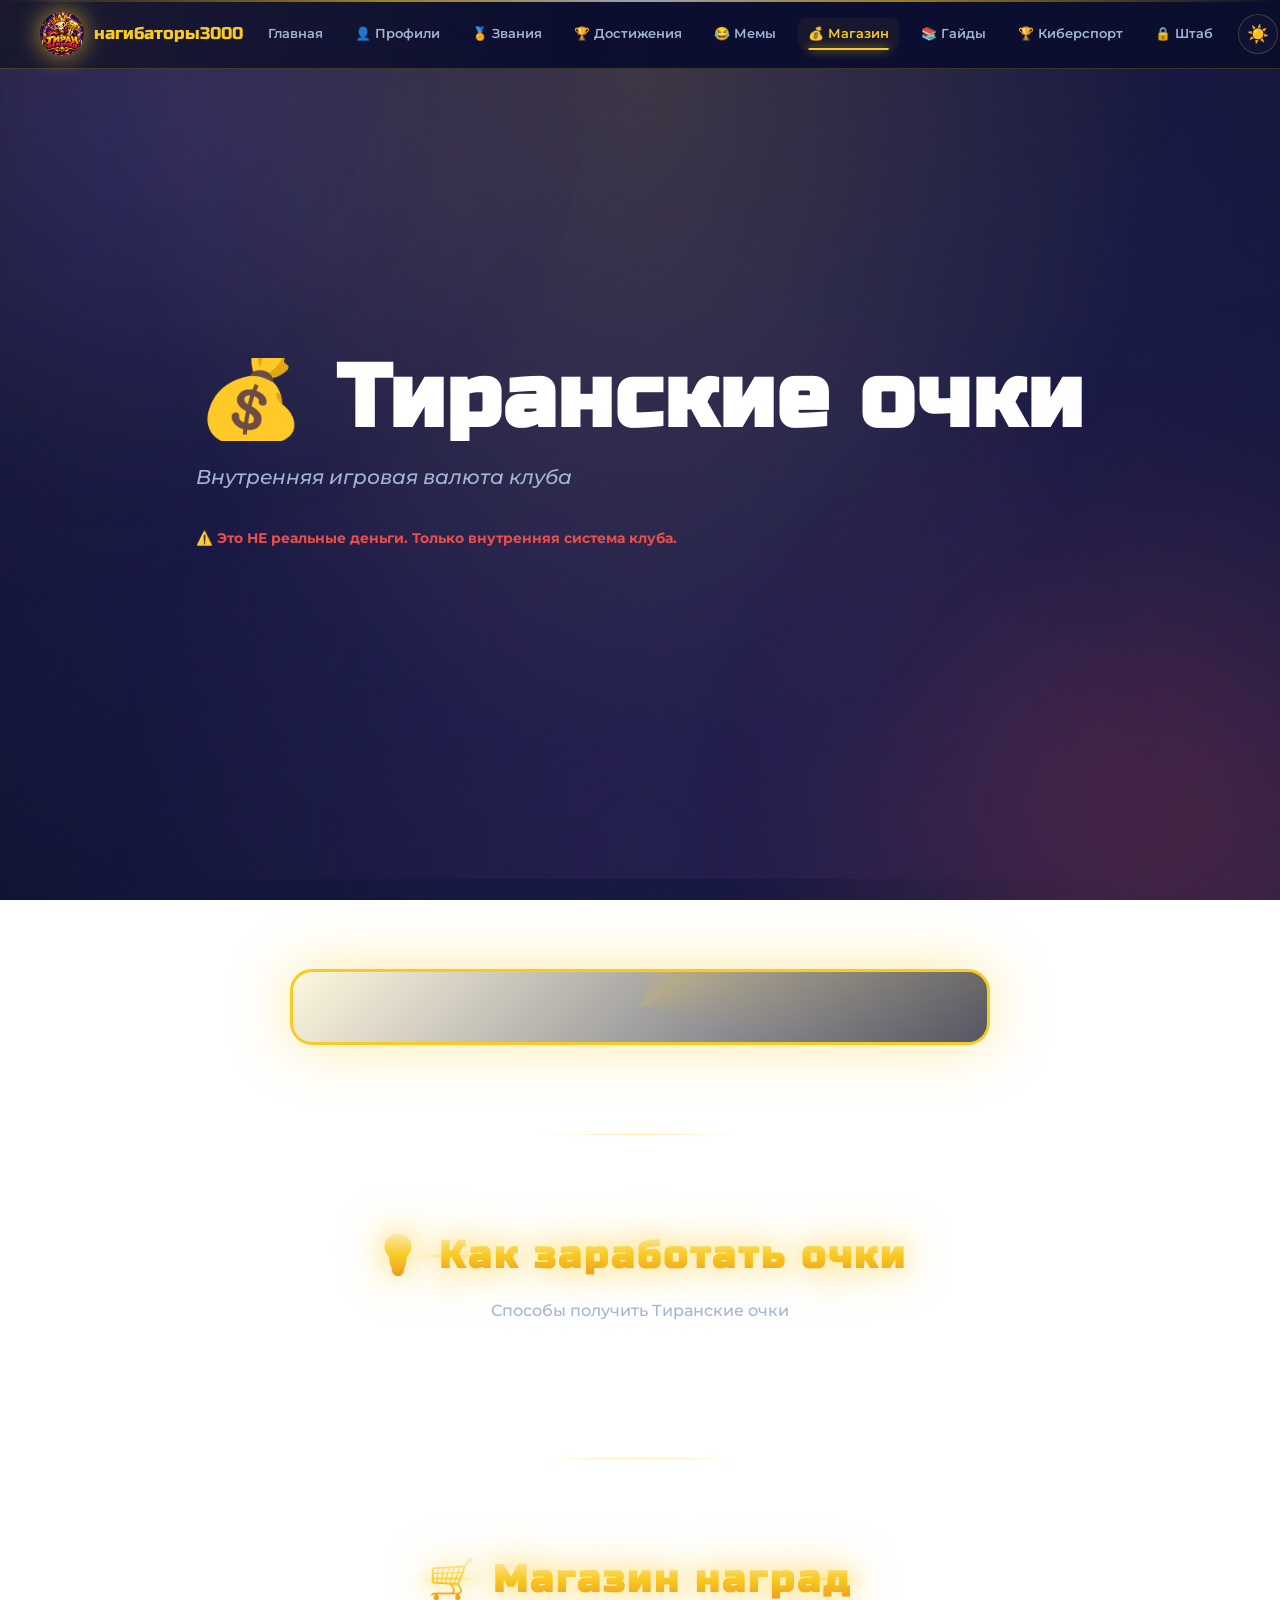
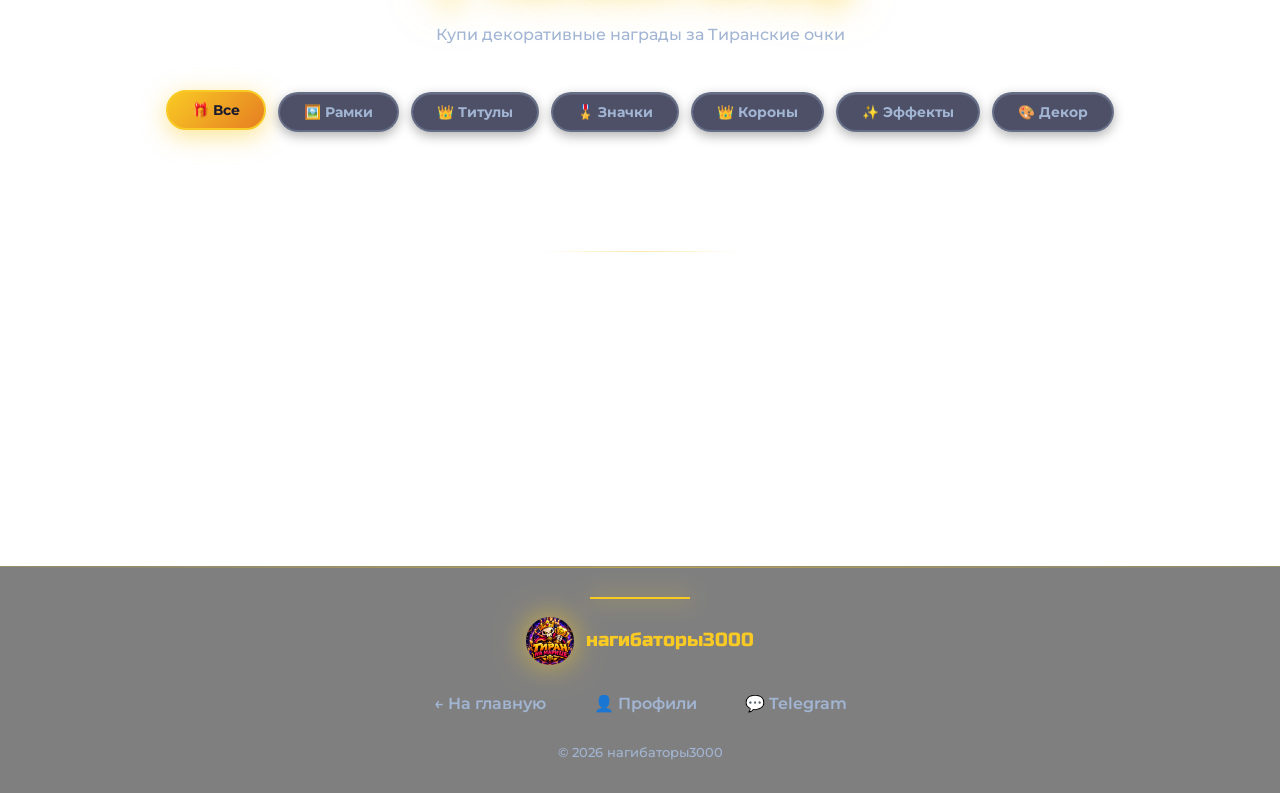
<file: shop.html>
<!DOCTYPE html>
<html lang="ru" data-theme="dark">
<head>
    <meta charset="UTF-8">
    <meta name="viewport" content="width=device-width, initial-scale=1.0">
    <title>💰 Тиранские очки — нагибаторы3000</title>
    <link href="https://fonts.googleapis.com/css2?family=Russo+One&family=Montserrat:wght@400;500;600;700;800;900&display=swap" rel="stylesheet">
    <link rel="stylesheet" href="style.css">
    <link rel="stylesheet" href="upgrade.css">
    <link rel="stylesheet" href="upgrade2.css">
    <link rel="stylesheet" href="shop.css">
<link rel="stylesheet" href="mobile-lite.css">
</head>
<body>

    <div class="bg-layer" aria-hidden="true">
        <div class="bg-gradient"></div>
        <div class="bg-glow bg-glow-1"></div>
        <div class="bg-glow bg-glow-2"></div>
    </div>

    <header class="header" id="header">
        <div class="header-inner">
            <a href="index.html" class="logo">
                <img src="images/logo.png" alt="Логотип" class="logo-img">
                <span class="logo-text">нагибаторы3000</span>
            </a>
            <nav class="nav" id="nav">
                <a href="index.html">Главная</a>
                <a href="profiles.html">👤 Профили</a>
                <a href="ranks.html">🏅 Звания</a>
                <a href="achievements.html">🏆 Достижения</a>
                <a href="memes.html">😂 Мемы</a>
                <a href="shop.html" class="active">💰 Магазин</a>
                <a href="guides.html">📚 Гайды</a>
                <a href="team.html">🏆 Киберспорт</a>
                <a href="core.html">🔒 Штаб</a>
            </nav>
            <div class="header-actions">
                <button class="theme-btn" id="theme-toggle">🌙</button>
                <a href="https://t.me/+DL9_0ZsiBn0zZGE6" target="_blank" class="btn-tg">💬 Telegram</a>
                <button class="burger" id="burger"><span></span><span></span><span></span></button>
            </div>
        </div>
    </header>

    <!-- HERO -->
    <section class="hero compact">
        <div class="container hero-content">
            <h1 class="hero-title">💰 Тиранские очки</h1>
            <p class="hero-slogan">Внутренняя игровая валюта клуба</p>
            <p style="color:var(--pink); font-size:0.85rem; margin-top:15px; font-weight:700;">
                ⚠️ Это НЕ реальные деньги. Только внутренняя система клуба.
            </p>
        </div>
    </section>

    <!-- БАЛАНС -->
    <section class="section">
        <div class="container">
            <div class="balance-panel reveal-up" id="balance-panel"></div>
        </div>
    </section>

    <!-- КАК ЗАРАБОТАТЬ -->
    <section class="section">
        <div class="container">
            <h2 class="section-title reveal-up">💡 Как заработать очки</h2>
            <p class="section-sub reveal-up">Способы получить Тиранские очки</p>
            <div class="earn-grid reveal-up" id="earn-grid"></div>
        </div>
    </section>

    <!-- МАГАЗИН -->
    <section class="section">
        <div class="container">
            <h2 class="section-title reveal-up">🛒 Магазин наград</h2>
            <p class="section-sub reveal-up">Купи декоративные награды за Тиранские очки</p>

            <div class="filters reveal-up" id="shop-filters">
                <button class="filter-btn active" data-cat="all">🎁 Все</button>
                <button class="filter-btn" data-cat="frames">🖼️ Рамки</button>
                <button class="filter-btn" data-cat="titles">👑 Титулы</button>
                <button class="filter-btn" data-cat="badges">🎖️ Значки</button>
                <button class="filter-btn" data-cat="crowns">👑 Короны</button>
                <button class="filter-btn" data-cat="effects">✨ Эффекты</button>
                <button class="filter-btn" data-cat="decor">🎨 Декор</button>
            </div>

            <div class="shop-grid" id="shop-grid"></div>
        </div>
    </section>

    <!-- ИСТОРИЯ ПОКУПОК -->
    <section class="section">
        <div class="container">
            <h2 class="section-title reveal-up">📜 История покупок</h2>
            <div class="history-shop-list reveal-up" id="history-shop-list"></div>
        </div>
    </section>

    <footer class="footer">
        <div class="container footer-inner">
            <div class="footer-logo">
                <img src="images/logo.png" alt="Логотип">
                <span>нагибаторы3000</span>
            </div>
            <div class="footer-links">
                <a href="index.html">← На главную</a>
                <a href="profiles.html">👤 Профили</a>
                <a href="https://t.me/+DL9_0ZsiBn0zZGE6" target="_blank">💬 Telegram</a>
            </div>
            <p class="footer-copy">© 2026 нагибаторы3000</p>
        </div>
    </footer>

    <!-- МОДАЛКА ПОКУПКИ -->
    <div class="buy-modal" id="buy-modal">
        <div class="buy-modal-content">
            <button class="buy-modal-close" id="buy-modal-close">✕</button>
            <div class="buy-modal-icon" id="buy-modal-icon">🖼️</div>
            <h2 class="buy-modal-title">Подтверждение покупки</h2>
            <div class="buy-modal-name" id="buy-modal-name">Название</div>
            <div class="buy-modal-price" id="buy-modal-price">💰 500</div>
            <p class="buy-modal-desc">Купить эту награду за Тиранские очки?</p>
            <div class="buy-modal-buttons">
                <button class="buy-btn-cancel" id="buy-cancel">Отмена</button>
                <button class="buy-btn-confirm" id="buy-confirm">🛒 Купить</button>
            </div>
        </div>
    </div>

    <!-- МОДАЛКА УСПЕХА -->
    <div class="success-modal" id="success-modal">
        <div class="success-modal-content">
            <div class="success-flash"></div>
            <div class="success-particles" id="success-particles"></div>
            <div class="success-icon">🎉</div>
            <h2 class="success-title">Покупка успешна!</h2>
            <div class="success-name" id="success-name">Название</div>
            <p class="success-desc">Награда добавлена в твой профиль</p>
            <button class="success-btn" id="success-close">Отлично!</button>
        </div>
    </div>

    <script src="script.js"></script>
    <script src="shop.js"></script>
</body>
</html>
</file>
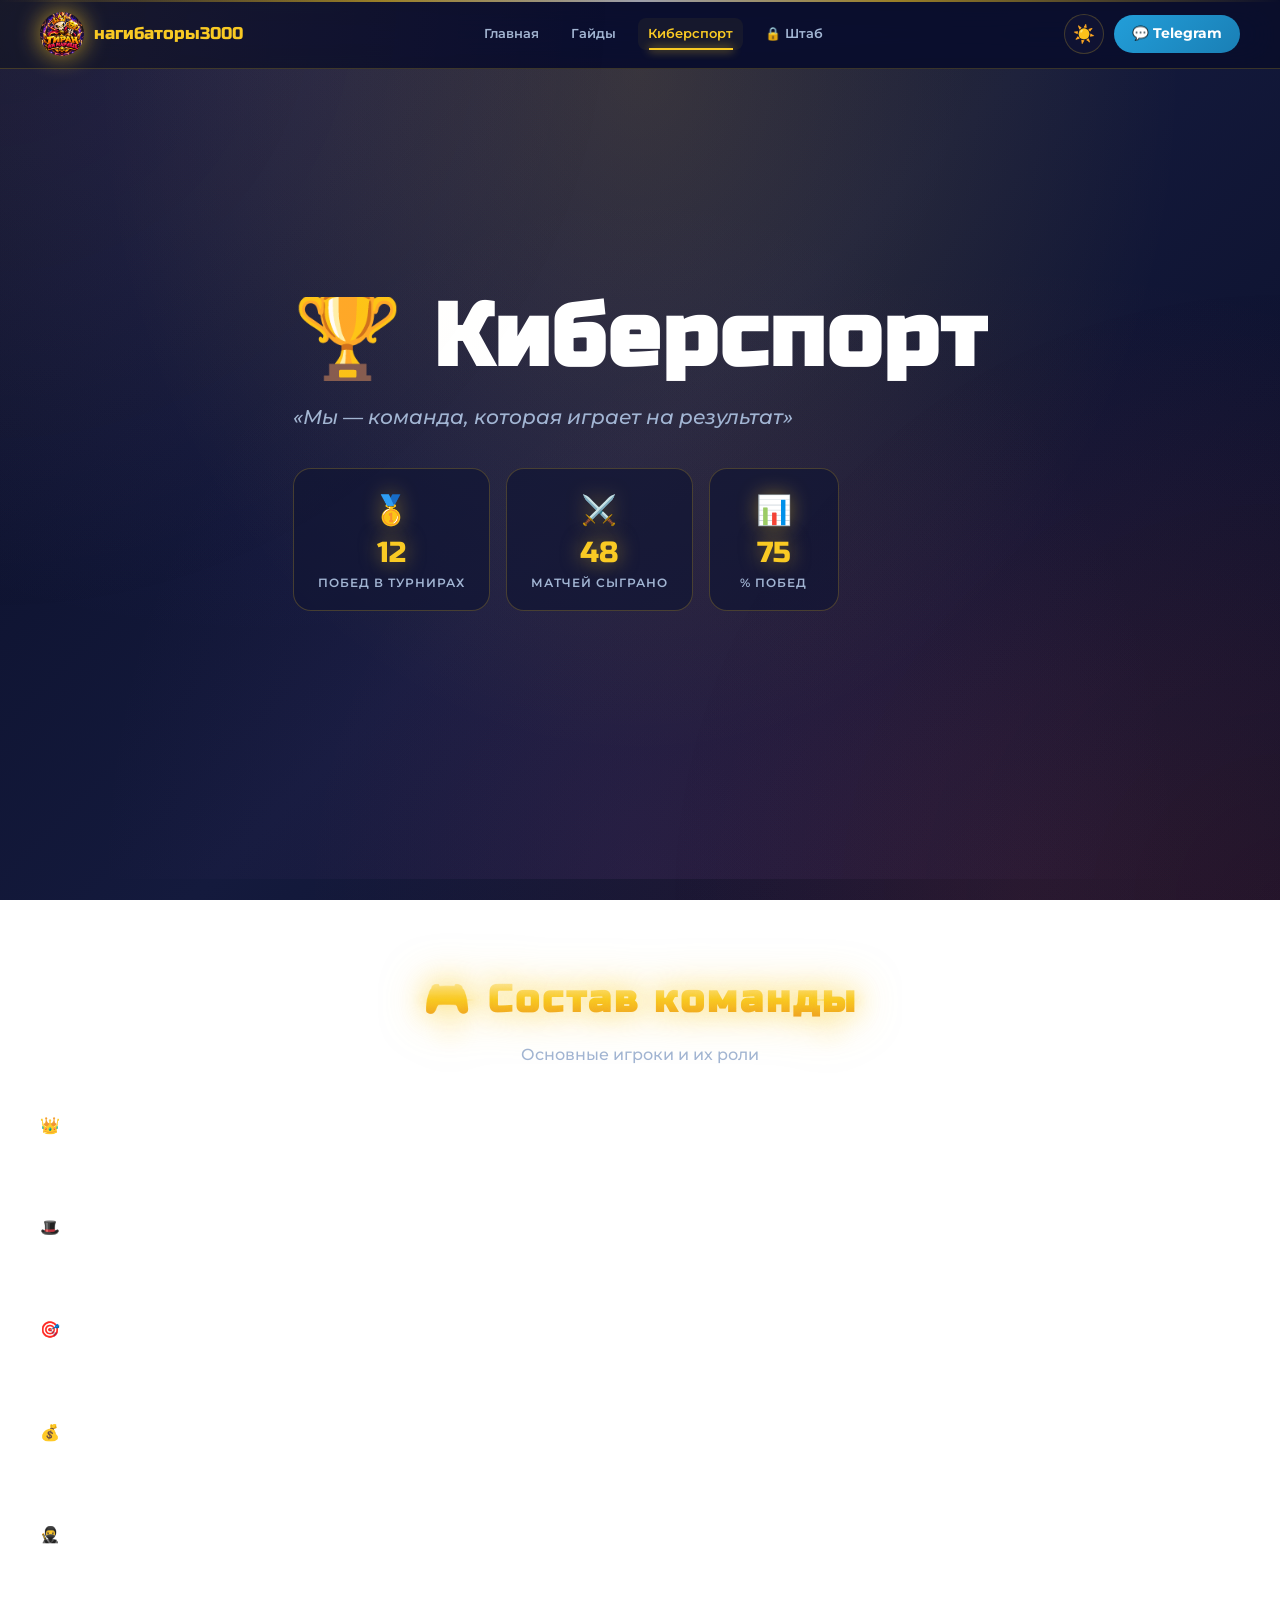
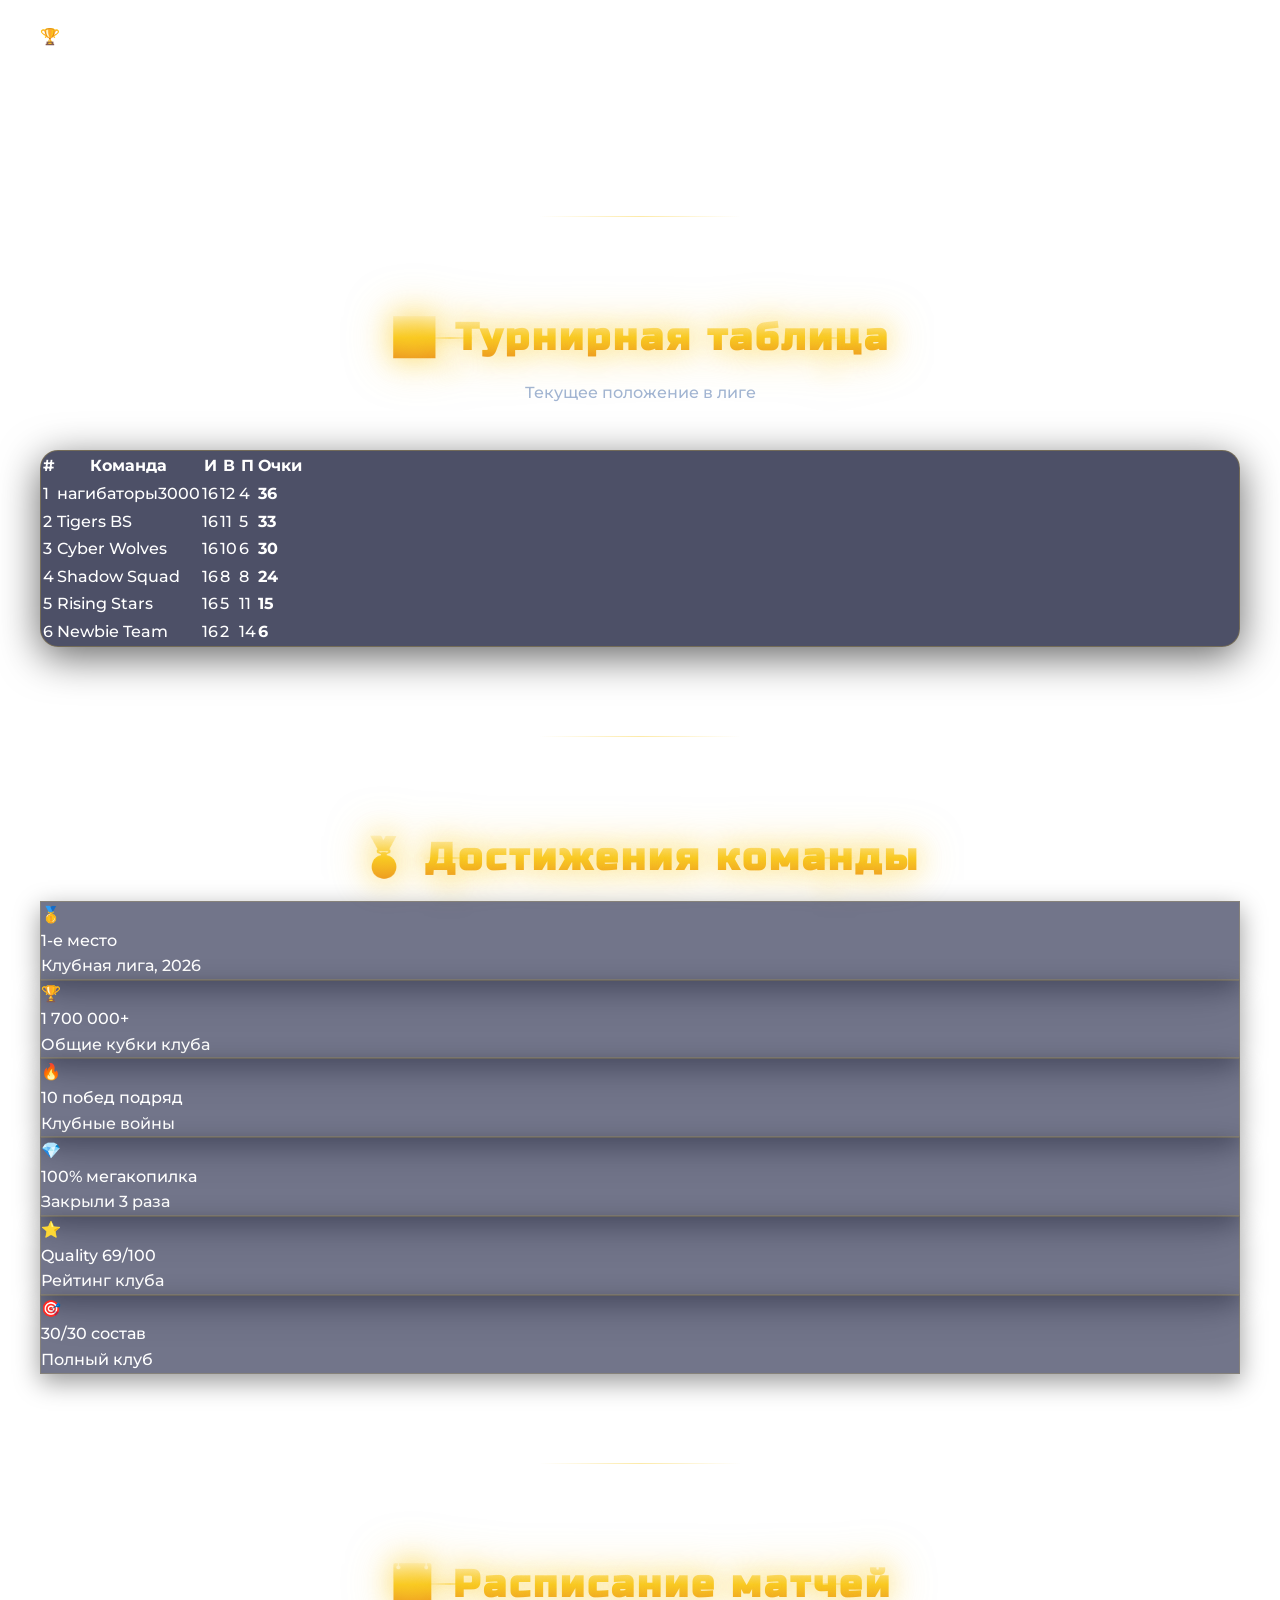
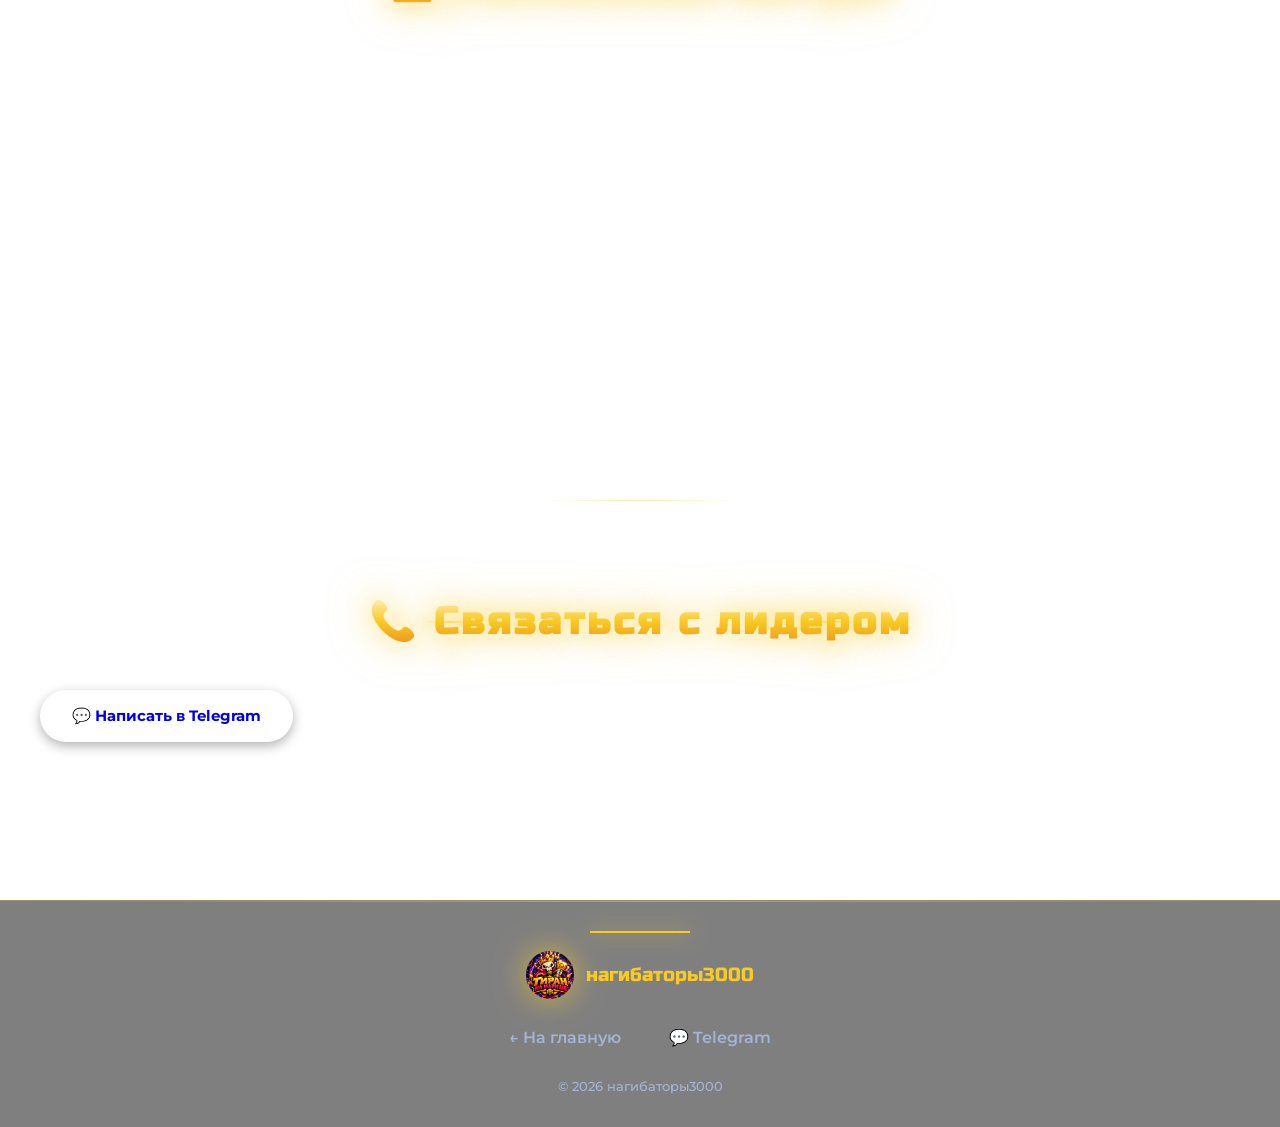
<file: team.html>
<!DOCTYPE html>
<html lang="ru" data-theme="dark">
<head>
    <meta charset="UTF-8">
    <meta name="viewport" content="width=device-width, initial-scale=1.0">
    <title>🏆 Киберспорт — нагибаторы3000</title>
    <link href="https://fonts.googleapis.com/css2?family=Russo+One&family=Montserrat:wght@400;500;600;700;800&display=swap" rel="stylesheet">
    <link rel="stylesheet" href="style.css">
    <link rel="stylesheet" href="upgrade.css">
    <link rel="stylesheet" href="upgrade2.css">
<link rel="stylesheet" href="mobile-lite.css">
</head>
<body>

    <header class="header">
        <div class="header-inner">
            <a href="index.html" class="logo">
                <img src="images/logo.png" alt="Логотип" class="logo-img">
                <span class="logo-text">нагибаторы3000</span>
            </a>
            <nav class="nav" id="nav">
                <a href="index.html">Главная</a>
                <a href="guides.html">Гайды</a>
                <a href="team.html" class="active">Киберспорт</a>
                <a href="core.html">🔒 Штаб</a>
            </nav>
            <div class="header-actions">
                <button class="theme-btn" id="theme-toggle">🌙</button>
                <a href="https://t.me/+DL9_0ZsiBn0zZGE6" target="_blank" class="btn-tg">💬 Telegram</a>
                <button class="burger" id="burger"><span></span><span></span><span></span></button>
            </div>
        </div>
    </header>

    <!-- HERO -->
    <section class="hero compact">
        <div class="container hero-content">
            <h1 class="hero-title">🏆 Киберспорт</h1>
            <p class="hero-slogan">«Мы — команда, которая играет на результат»</p>
            <div class="hero-stats">
                <div class="stat-card">
                    <span class="stat-icon">🥇</span>
                    <span class="stat-value" data-count="12">0</span>
                    <span class="stat-label">Побед в турнирах</span>
                </div>
                <div class="stat-card">
                    <span class="stat-icon">⚔️</span>
                    <span class="stat-value" data-count="48">0</span>
                    <span class="stat-label">Матчей сыграно</span>
                </div>
                <div class="stat-card">
                    <span class="stat-icon">📊</span>
                    <span class="stat-value" data-count="75">0</span>
                    <span class="stat-label">% побед</span>
                </div>
            </div>
        </div>
    </section>

    <!-- СОСТАВ -->
    <section class="section" id="roster">
        <div class="container">
            <h2 class="section-title">🎮 Состав команды</h2>
            <p class="section-sub">Основные игроки и их роли</p>
            <div class="roster-grid" id="roster-grid"></div>
        </div>
    </section>

    <!-- ТУРНИРНАЯ ТАБЛИЦА -->
    <section class="section" id="tournament">
        <div class="container">
            <h2 class="section-title">📊 Турнирная таблица</h2>
            <p class="section-sub">Текущее положение в лиге</p>
            <div class="table-wrap">
                <table class="players-table">
                    <thead>
                        <tr>
                            <th>#</th>
                            <th>Команда</th>
                            <th>И</th>
                            <th>В</th>
                            <th>П</th>
                            <th>Очки</th>
                        </tr>
                    </thead>
                    <tbody id="tournament-tbody"></tbody>
                </table>
            </div>
        </div>
    </section>

    <!-- ДОСТИЖЕНИЯ -->
    <section class="section" id="achievements">
        <div class="container">
            <h2 class="section-title">🏅 Достижения команды</h2>
            <div class="achievements-grid" id="achievements-grid"></div>
        </div>
    </section>

    <!-- РАСПИСАНИЕ МАТЧЕЙ -->
    <section class="section" id="schedule">
        <div class="container">
            <h2 class="section-title">📅 Расписание матчей</h2>
            <div class="schedule-list" id="schedule-list"></div>
        </div>
    </section>

    <!-- СВЯЗЬ С ЛИДЕРОМ -->
    <section class="section" id="contact">
        <div class="container">
            <div class="contact-box">
                <h2 class="section-title">📞 Связаться с лидером</h2>
                <p>Хочешь сыграть против нас или пригласить на турнир?</p>
                <a href="https://t.me/+DL9_0ZsiBn0zZGE6" target="_blank" class="btn btn-gold">💬 Написать в Telegram</a>
            </div>
        </div>
    </section>

    <footer class="footer">
        <div class="container footer-inner">
            <div class="footer-logo">
                <img src="images/logo.png" alt="Логотип">
                <span>нагибаторы3000</span>
            </div>
            <div class="footer-links">
                <a href="index.html">← На главную</a>
                <a href="https://t.me/+DL9_0ZsiBn0zZGE6" target="_blank">💬 Telegram</a>
            </div>
            <p class="footer-copy">© 2026 нагибаторы3000</p>
        </div>
    </footer>

    <script src="script.js"></script>
    <script>
        document.addEventListener('DOMContentLoaded', () => {
            renderRoster();
            renderTournament();
            renderAchievements();
            renderSchedule();
        });
    </script>
</body>
</html>
</file>
<file: style.css>
/* ==================== ПЕРЕМЕННЫЕ ==================== */
:root,
[data-theme="dark"] {
    --bg: #080b20;
    --bg-2: #10163a;
    --bg-3: #1a1a4a;
    --card: rgba(18, 22, 52, 0.75);
    --card-solid: #12163a;
    --gold: #f9ca24;
    --gold-dark: #e67e22;
    --gold-light: #ffe66d;
    --pink: #eb4d4b;
    --purple: #6c5ce7;
    --violet: #a29bfe;
    --green: #6ab04c;
    --text: #ffffff;
    --text-dim: #a2b5d3;
    --border: rgba(249, 202, 36, 0.22);
    --border-strong: rgba(249, 202, 36, 0.5);
    --shadow: 0 10px 40px rgba(0, 0, 0, 0.6);
    --glow-gold: 0 0 40px rgba(249, 202, 36, 0.55);
    --glow-pink: 0 0 40px rgba(235, 77, 75, 0.45);
    --overlay: rgba(8, 11, 32, 0.85);
}

[data-theme="light"] {
    --bg: #eef2f8;
    --bg-2: #dde5f0;
    --bg-3: #cdd8e8;
    --card: rgba(255, 255, 255, 0.9);
    --card-solid: #ffffff;
    --gold: #d4a017;
    --gold-dark: #b8860b;
    --gold-light: #f0c040;
    --pink: #d63031;
    --purple: #6c5ce7;
    --violet: #8e7cf0;
    --green: #00b894;
    --text: #1a1a2e;
    --text-dim: #4a5568;
    --border: rgba(212, 160, 23, 0.35);
    --border-strong: rgba(212, 160, 23, 0.6);
    --shadow: 0 10px 40px rgba(0, 0, 0, 0.12);
    --glow-gold: 0 0 30px rgba(212, 160, 23, 0.35);
    --glow-pink: 0 0 30px rgba(214, 48, 49, 0.3);
    --overlay: rgba(238, 242, 248, 0.9);
}

* { margin: 0; padding: 0; box-sizing: border-box; }
html { scroll-behavior: smooth; }

body {
    font-family: 'Montserrat', sans-serif;
    background: var(--bg);
    color: var(--text);
    line-height: 1.6;
    min-height: 100vh;
    overflow-x: hidden;
    font-weight: 500;
    transition: background 0.4s, color 0.4s;
    position: relative;
}

.container { max-width: 1240px; margin: 0 auto; padding: 0 20px; position: relative; z-index: 2; }

/* ==================== ФОНОВЫЙ СЛОЙ ==================== */
.bg-layer {
    position: fixed; inset: 0;
    z-index: 0; pointer-events: none;
    overflow: hidden;
}
.bg-gradient {
    position: absolute; inset: 0;
    background:
        radial-gradient(ellipse at 20% 10%, rgba(108, 92, 231, 0.22), transparent 55%),
        radial-gradient(ellipse at 80% 80%, rgba(235, 77, 75, 0.12), transparent 55%),
        radial-gradient(ellipse at 50% 50%, var(--bg-2), var(--bg));
    background-size: 200% 200%;
    animation: gradientShift 20s ease infinite;
}
@keyframes gradientShift {
    0%, 100% { background-position: 0% 50%; }
    50% { background-position: 100% 50%; }
}
.bg-glow {
    position: absolute;
    width: 600px; height: 600px;
    border-radius: 50%;
    filter: blur(120px);
    opacity: 0.3;
    will-change: transform;
}
.bg-glow-1 {
    top: -200px; left: -150px;
    background: radial-gradient(circle, var(--purple), transparent 70%);
    animation: floatGlow 18s ease-in-out infinite;
}
.bg-glow-2 {
    bottom: -200px; right: -150px;
    background: radial-gradient(circle, var(--pink), transparent 70%);
    animation: floatGlow 22s ease-in-out infinite reverse;
}
@keyframes floatGlow {
    0%, 100% { transform: translate(0, 0) scale(1); }
    50% { transform: translate(80px, -60px) scale(1.15); }
}
.bg-particles { position: absolute; inset: 0; }
.particle {
    position: absolute;
    width: 3px; height: 3px;
    background: var(--gold);
    border-radius: 50%;
    opacity: 0.6;
    box-shadow: 0 0 8px var(--gold), 0 0 16px rgba(249, 202, 36, 0.4);
    animation: particleFloat linear infinite;
    will-change: transform, opacity;
}
@keyframes particleFloat {
    0%   { transform: translate3d(0, 100vh, 0); opacity: 0; }
    10%  { opacity: 0.7; }
    90%  { opacity: 0.7; }
    100% { transform: translate3d(40px, -20px, 0); opacity: 0; }
}

/* ==================== ШАПКА ==================== */
.header {
    position: sticky; top: 0; z-index: 1000;
    background: var(--overlay);
    backdrop-filter: blur(20px) saturate(180%);
    -webkit-backdrop-filter: blur(20px) saturate(180%);
    border-bottom: 1px solid var(--border);
    transition: all 0.3s;
}
.header.scrolled {
    background: var(--overlay);
    box-shadow: 0 4px 30px rgba(0, 0, 0, 0.4);
    border-bottom-color: var(--border-strong);
}
.header-inner {
    max-width: 1240px; margin: 0 auto;
    padding: 12px 20px;
    display: flex; align-items: center; justify-content: space-between; gap: 15px;
}
.logo {
    display: flex; align-items: center; gap: 10px;
    text-decoration: none; color: var(--gold);
    font-family: 'Russo One', sans-serif;
    font-size: 1.05rem; white-space: nowrap;
    transition: transform 0.3s;
}
.logo:hover { transform: scale(1.03); }
.logo-img {
    width: 44px; height: 44px; border-radius: 50%;
    object-fit: cover;
    filter: drop-shadow(0 0 12px rgba(249, 202, 36, 0.6));
    animation: logoPulse 3s ease-in-out infinite;
}
@keyframes logoPulse {
    0%, 100% { filter: drop-shadow(0 0 12px rgba(249, 202, 36, 0.6)); }
    50% { filter: drop-shadow(0 0 20px rgba(249, 202, 36, 0.9)); }
}
.nav { display: flex; gap: 18px; }
.nav a {
    color: var(--text-dim); text-decoration: none;
    font-weight: 600; font-size: 0.86rem;
    transition: color 0.2s; white-space: nowrap;
    position: relative;
}
.nav a::after {
    content: ''; position: absolute; left: 0; bottom: -4px;
    width: 0; height: 2px;
    background: linear-gradient(90deg, var(--gold), var(--pink));
    transition: width 0.3s;
}
.nav a:hover { color: var(--gold); }
.nav a:hover::after { width: 100%; }
.header-actions { display: flex; align-items: center; gap: 10px; }
.theme-btn {
    width: 40px; height: 40px; border-radius: 50%;
    background: var(--card); border: 1px solid var(--border);
    color: var(--gold); font-size: 1.1rem; cursor: pointer;
    transition: all 0.25s;
    display: flex; align-items: center; justify-content: center;
}
.theme-btn:hover { transform: scale(1.1) rotate(15deg); box-shadow: var(--glow-gold); }
.btn-tg {
    padding: 8px 18px;
    background: linear-gradient(135deg, #229ED9, #1a7fb5);
    color: #fff; text-decoration: none;
    border-radius: 50px; font-weight: 700; font-size: 0.85rem;
    transition: transform 0.2s, box-shadow 0.2s;
    white-space: nowrap;
    position: relative; overflow: hidden;
}
.btn-tg::before {
    content: ''; position: absolute; top: 0; left: -100%;
    width: 100%; height: 100%;
    background: linear-gradient(90deg, transparent, rgba(255,255,255,0.3), transparent);
    transition: left 0.6s;
}
.btn-tg:hover::before { left: 100%; }
.btn-tg:hover { transform: translateY(-2px); box-shadow: 0 8px 25px rgba(34, 158, 217, 0.5); }
.burger {
    display: none; flex-direction: column; gap: 5px;
    background: none; border: none; cursor: pointer; padding: 8px;
}
.burger span {
    width: 26px; height: 3px; background: var(--gold);
    border-radius: 2px; transition: 0.3s;
}

/* ==================== HERO ==================== */
.hero {
    position: relative;
    padding: 60px 0 100px;
    overflow: hidden;
    min-height: 90vh;
    display: flex; align-items: center;
}
.hero-decor { position: absolute; inset: 0; pointer-events: none; }
.hero-skull {
    position: absolute;
    font-size: 4rem;
    opacity: 0.06;
    filter: blur(1px);
    animation: floatDecor 12s ease-in-out infinite;
}
.hero-skull-1 { top: 10%; left: 5%; animation-delay: 0s; }
.hero-skull-2 { top: 60%; left: 12%; font-size: 3rem; animation-delay: 3s; }
.hero-skull-3 { top: 20%; right: 8%; font-size: 3.5rem; animation-delay: 6s; }
@keyframes floatDecor {
    0%, 100% { transform: translateY(0) rotate(0deg); }
    50% { transform: translateY(-30px) rotate(15deg); }
}
.hero-shine {
    position: absolute; top: 0; left: 50%;
    transform: translateX(-50%);
    width: 800px; height: 800px;
    background: radial-gradient(circle, rgba(249, 202, 36, 0.15), transparent 60%);
    filter: blur(60px);
    animation: shinePulse 6s ease-in-out infinite;
}
@keyframes shinePulse {
    0%, 100% { opacity: 0.5; transform: translateX(-50%) scale(1); }
    50% { opacity: 0.9; transform: translateX(-50%) scale(1.1); }
}
.hero-inner {
    display: grid; grid-template-columns: 1.2fr 1fr;
    gap: 40px; align-items: center;
    position: relative; z-index: 2;
}
.hero-text { animation: heroIn 1s ease-out; }
@keyframes heroIn {
    from { opacity: 0; transform: translateY(40px); }
    to { opacity: 1; transform: translateY(0); }
}
.hero-badge {
    display: inline-flex; align-items: center; gap: 8px;
    padding: 8px 18px;
    background: rgba(249, 202, 36, 0.1);
    border: 1px solid var(--border-strong);
    border-radius: 50px;
    font-size: 0.8rem; font-weight: 700;
    color: var(--gold); margin-bottom: 22px;
    backdrop-filter: blur(10px);
}
.badge-dot {
    width: 8px; height: 8px; border-radius: 50%;
    background: var(--green);
    box-shadow: 0 0 10px var(--green);
    animation: pulseDot 2s infinite;
}
@keyframes pulseDot {
    0%, 100% { transform: scale(1); opacity: 1; }
    50% { transform: scale(1.4); opacity: 0.7; }
}
.hero-title {
    font-family: 'Russo One', sans-serif;
    font-size: clamp(2.8rem, 7vw, 5.5rem);
    line-height: 0.95;
    margin-bottom: 20px;
    letter-spacing: 2px;
}
.title-line {
    display: block;
    background: linear-gradient(180deg, var(--gold-light) 0%, var(--gold) 50%, var(--gold-dark) 100%);
    -webkit-background-clip: text;
    background-clip: text;
    -webkit-text-fill-color: transparent;
    filter: drop-shadow(0 0 30px rgba(249, 202, 36, 0.5));
    animation: titleGlow 4s ease-in-out infinite;
}
.title-line-2 {
    background: linear-gradient(180deg, #fff 0%, var(--gold) 40%, var(--pink) 100%);
    -webkit-background-clip: text;
    background-clip: text;
    -webkit-text-fill-color: transparent;
    font-size: 0.85em;
}
@keyframes titleGlow {
    0%, 100% { filter: drop-shadow(0 0 30px rgba(249, 202, 36, 0.5)); }
    50% { filter: drop-shadow(0 0 50px rgba(249, 202, 36, 0.9)); }
}
.hero-slogan {
    font-size: clamp(1rem, 2vw, 1.25rem);
    color: var(--text-dim); margin-bottom: 35px;
    font-style: italic;
}
.hero-buttons { display: flex; gap: 14px; flex-wrap: wrap; margin-bottom: 50px; }

.btn {
    padding: 14px 32px; border-radius: 50px;
    text-decoration: none; font-weight: 700; font-size: 0.95rem;
    transition: all 0.25s; display: inline-block; cursor: pointer;
    font-family: inherit; position: relative; overflow: hidden;
    border: none;
}
.btn-hero {
    background: linear-gradient(135deg, var(--gold) 0%, var(--gold-dark) 100%);
    color: #1a1a2e;
    box-shadow: 0 8px 30px rgba(249, 202, 36, 0.4), inset 0 0 20px rgba(255,255,255,0.15);
    font-size: 1rem; padding: 16px 38px;
    letter-spacing: 0.5px;
    animation: btnPulse 3s ease-in-out infinite;
}
@keyframes btnPulse {
    0%, 100% { box-shadow: 0 8px 30px rgba(249, 202, 36, 0.4), inset 0 0 20px rgba(255,255,255,0.15); }
    50% { box-shadow: 0 8px 45px rgba(249, 202, 36, 0.7), inset 0 0 20px rgba(255,255,255,0.3); }
}
.btn-shimmer {
    position: absolute; top: 0; left: -100%;
    width: 100%; height: 100%;
    background: linear-gradient(90deg, transparent, rgba(255,255,255,0.5), transparent);
    animation: shimmer 3s infinite;
}
@keyframes shimmer { 0% { left: -100%; } 60% { left: 100%; } 100% { left: 100%; } }
.btn-label { position: relative; z-index: 2; }
.btn-hero:hover { transform: translateY(-3px) scale(1.02); }
.btn-ghost {
    background: transparent; color: var(--gold);
    border: 2px solid var(--gold);
}
.btn-ghost:hover { background: var(--gold); color: #1a1a2e; transform: translateY(-3px); }

.hero-stats { display: flex; gap: 16px; flex-wrap: wrap; }
.stat-card {
    background: var(--card);
    backdrop-filter: blur(12px);
    border: 1px solid var(--border);
    border-radius: 18px;
    padding: 18px 24px;
    display: flex; flex-direction: column; align-items: center;
    min-width: 130px;
    transition: transform 0.3s, box-shadow 0.3s, border-color 0.3s;
    position: relative; overflow: hidden;
}
.stat-card::before {
    content: ''; position: absolute; top: 0; left: 0; right: 0;
    height: 2px;
    background: linear-gradient(90deg, transparent, var(--gold), transparent);
    opacity: 0; transition: opacity 0.3s;
}
.stat-card:hover { transform: translateY(-6px); border-color: var(--border-strong); box-shadow: var(--glow-gold); }
.stat-card:hover::before { opacity: 1; }
.stat-icon { font-size: 1.8rem; margin-bottom: 6px; }
.stat-value {
    font-family: 'Russo One', sans-serif;
    font-size: 1.8rem; color: var(--gold); line-height: 1;
    text-shadow: 0 0 20px rgba(249, 202, 36, 0.5);
}
.stat-label {
    font-size: 0.72rem; color: var(--text-dim);
    margin-top: 6px; text-transform: uppercase;
    letter-spacing: 1px; font-weight: 600;
}

/* HERO VISUAL - Персонаж */
.hero-visual { display: flex; justify-content: center; align-items: center; }
.hero-character {
    position: relative; width: 100%; max-width: 420px;
    aspect-ratio: 1/1;
    display: flex; align-items: center; justify-content: center;
    animation: charIn 1.2s cubic-bezier(0.34, 1.56, 0.64, 1);
}
@keyframes charIn {
    from { opacity: 0; transform: scale(0.7) translateX(50px); }
    to { opacity: 1; transform: scale(1) translateX(0); }
}
.hero-character-img {
    width: 100%; height: 100%; object-fit: contain;
    position: relative; z-index: 2;
    filter: drop-shadow(0 0 60px rgba(249, 202, 36, 0.6)) drop-shadow(0 20px 40px rgba(0,0,0,0.5));
    animation: charFloat 5s ease-in-out infinite;
}
@keyframes charFloat {
    0%, 100% { transform: translateY(0) rotate(0deg); }
    50% { transform: translateY(-20px) rotate(1deg); }
}
.hero-character-glow {
    position: absolute; inset: 5%;
    background: radial-gradient(circle, rgba(249, 202, 36, 0.4), transparent 65%);
    filter: blur(40px); z-index: 1;
    animation: glowBreath 4s ease-in-out infinite;
}
@keyframes glowBreath {
    0%, 100% { opacity: 0.6; transform: scale(1); }
    50% { opacity: 1; transform: scale(1.1); }
}
.hero-character-ring {
    position: absolute; inset: 0;
    border: 2px dashed rgba(249, 202, 36, 0.25);
    border-radius: 50%;
    animation: ringRotate 30s linear infinite;
}
@keyframes ringRotate { to { transform: rotate(360deg); } }

/* ==================== СЕКЦИИ ==================== */
.section { padding: 90px 0; position: relative; }
.section-title {
    font-family: 'Russo One', sans-serif;
    font-size: clamp(1.6rem, 4vw, 2.4rem);
    text-align: center; color: var(--gold);
    margin-bottom: 12px;
    text-shadow: 0 0 25px rgba(249, 202, 36, 0.4);
    letter-spacing: 1px;
}
.section-sub {
    text-align: center; color: var(--text-dim);
    margin-bottom: 45px; font-size: 0.98rem;
}
.sub-title {
    font-family: 'Russo One', sans-serif;
    color: var(--gold); text-align: center;
    margin: 50px 0 25px; font-size: 1.3rem;
}

/* ==================== SCROLL REVEAL ==================== */
.reveal-up {
    opacity: 0;
    transform: translateY(40px);
    transition: opacity 0.8s cubic-bezier(0.16, 1, 0.3, 1),
                transform 0.8s cubic-bezier(0.16, 1, 0.3, 1);
}
.reveal-up.in-view { opacity: 1; transform: translateY(0); }

.stagger > * {
    opacity: 0;
    transform: translateY(30px);
    transition: opacity 0.7s cubic-bezier(0.16, 1, 0.3, 1),
                transform 0.7s cubic-bezier(0.16, 1, 0.3, 1);
}
.stagger.in-view > * {
    opacity: 1; transform: translateY(0);
}

/* ==================== ЭЛИТА ==================== */
.elite-grid {
    display: grid;
    grid-template-columns: repeat(auto-fit, minmax(200px, 1fr));
    gap: 20px;
}
.elite-card {
    background: linear-gradient(135deg, rgba(249, 202, 36, 0.12), rgba(235, 77, 75, 0.08));
    border: 2px solid var(--gold);
    border-radius: 18px;
    padding: 24px 18px;
    text-align: center;
    transition: transform 0.35s, box-shadow 0.35s;
    box-shadow: 0 0 25px rgba(249, 202, 36, 0.2);
    position: relative; overflow: hidden;
    animation: cardFloat 6s ease-in-out infinite;
}
.elite-card:nth-child(2n) { animation-delay: 1s; }
.elite-card:nth-child(3n) { animation-delay: 2s; }
@keyframes cardFloat {
    0%, 100% { transform: translateY(0); }
    50% { transform: translateY(-5px); }
}
.elite-card::before {
    content: ''; position: absolute; top: -50%; left: -50%;
    width: 200%; height: 200%;
    background: radial-gradient(circle, rgba(249, 202, 36, 0.2), transparent 60%);
    opacity: 0; transition: opacity 0.4s;
}
.elite-card:hover {
    transform: translateY(-8px) scale(1.03);
    box-shadow: 0 0 50px rgba(249, 202, 36, 0.7);
    animation-play-state: paused;
}
.elite-card:hover::before { opacity: 1; }
.elite-icon { font-size: 2.2rem; margin-bottom: 8px; display: block; position: relative; z-index: 2; }
.elite-nick {
    font-family: 'Russo One', sans-serif;
    font-size: 1.05rem; color: var(--gold);
    margin-bottom: 5px; position: relative; z-index: 2;
}
.elite-role {
    font-size: 0.75rem; color: var(--pink);
    font-weight: 700; text-transform: uppercase;
    letter-spacing: 0.5px; margin-bottom: 10px;
    position: relative; z-index: 2;
}
.elite-quote {
    font-size: 0.78rem; color: var(--text-dim);
    font-style: italic; line-height: 1.5;
    position: relative; z-index: 2;
}

/* ==================== PODIUM (ТОП-3) ==================== */
.podium {
    display: grid;
    grid-template-columns: repeat(3, 1fr);
    gap: 20px;
    margin-bottom: 50px;
    align-items: end;
    max-width: 900px;
    margin-left: auto; margin-right: auto;
}
.podium-card {
    text-align: center;
    padding: 25px 15px;
    border-radius: 20px;
    position: relative;
    overflow: hidden;
    transition: transform 0.4s;
    opacity: 0;
    animation: podiumIn 0.8s cubic-bezier(0.34, 1.56, 0.64, 1) forwards;
}
.podium-1 { animation-delay: 0.2s; }
.podium-2 { animation-delay: 0.4s; }
.podium-3 { animation-delay: 0.6s; }
@keyframes podiumIn {
    from { opacity: 0; transform: translateY(50px) scale(0.8); }
    to { opacity: 1; transform: translateY(0) scale(1); }
}
.podium-1 {
    background: linear-gradient(180deg, rgba(249, 202, 36, 0.25), rgba(249, 202, 36, 0.05));
    border: 2px solid var(--gold);
    box-shadow: 0 0 50px rgba(249, 202, 36, 0.5);
    transform: scale(1.08);
    order: 2;
}
.podium-2 {
    background: linear-gradient(180deg, rgba(220, 220, 220, 0.2), rgba(220, 220, 220, 0.03));
    border: 2px solid #c0c0c0;
    order: 1;
}
.podium-3 {
    background: linear-gradient(180deg, rgba(205, 127, 50, 0.2), rgba(205, 127, 50, 0.03));
    border: 2px solid #cd7f32;
    order: 3;
}
.podium-crown {
    font-size: 2.5rem;
    display: block;
    margin-bottom: 8px;
    animation: crownBounce 2s ease-in-out infinite;
}
@keyframes crownBounce {
    0%, 100% { transform: translateY(0) rotate(-5deg); }
    50% { transform: translateY(-8px) rotate(5deg); }
}
.podium-rank {
    font-family: 'Russo One', sans-serif;
    font-size: 2rem; margin-bottom: 6px;
}
.podium-1 .podium-rank { color: var(--gold); }
.podium-2 .podium-rank { color: #c0c0c0; }
.podium-3 .podium-rank { color: #cd7f32; }
.podium-nick {
    font-family: 'Russo One', sans-serif;
    font-size: 1rem; margin-bottom: 6px;
}
.podium-trophies {
    color: var(--gold); font-weight: 800;
    font-size: 0.95rem;
}

/* ==================== КАРТОЧКИ ИГРОКОВ ==================== */
.filters {
    display: flex; justify-content: center;
    gap: 12px; margin-bottom: 30px; flex-wrap: wrap;
}
.filter-btn {
    padding: 10px 24px;
    background: var(--card);
    color: var(--text-dim);
    border: 2px solid rgba(162, 181, 211, 0.3);
    border-radius: 50px; cursor: pointer;
    font-weight: 700; font-size: 0.85rem;
    transition: all 0.25s; font-family: inherit;
    backdrop-filter: blur(10px);
}
.filter-btn.active, .filter-btn:hover {
    background: linear-gradient(135deg, var(--gold), var(--gold-dark));
    color: #1a1a2e; border-color: var(--gold);
    box-shadow: 0 6px 25px rgba(249, 202, 36, 0.5);
    transform: translateY(-2px);
}

.player-cards {
    display: grid;
    grid-template-columns: repeat(auto-fill, minmax(240px, 1fr));
    gap: 18px;
    perspective: 1000px;
}
.player-card {
    background: var(--card);
    backdrop-filter: blur(12px);
    border: 1px solid var(--border);
    border-radius: 18px;
    padding: 20px 18px;
    cursor: pointer;
    position: relative;
    overflow: hidden;
    transition: transform 0.15s, box-shadow 0.3s, border-color 0.3s;
    transform-style: preserve-3d;
    will-change: transform;
}
.player-card::before {
    content: ''; position: absolute; top: 0; left: 0; right: 0;
    height: 3px;
    background: linear-gradient(90deg, transparent, var(--gold), transparent);
    opacity: 0; transition: opacity 0.3s;
}
.player-card:hover {
    border-color: var(--border-strong);
    box-shadow: 0 20px 60px rgba(0,0,0,0.5), var(--glow-gold);
}
.player-card:hover::before { opacity: 1; }
.player-card.elite-card-gold {
    border: 2px solid var(--gold);
    background: linear-gradient(135deg, rgba(249, 202, 36, 0.1), var(--card));
    box-shadow: 0 0 30px rgba(249, 202, 36, 0.3);
}
.player-card.elite-card-gold::after {
    content: ''; position: absolute; top: -50%; left: -50%;
    width: 200%; height: 200%;
    background: conic-gradient(from 0deg, transparent, rgba(249, 202, 36, 0.3), transparent 30%);
    animation: rotateShine 6s linear infinite;
    pointer-events: none;
    opacity: 0.5;
}
@keyframes rotateShine { to { transform: rotate(360deg); } }

.player-card-header {
    display: flex; align-items: center; gap: 12px;
    margin-bottom: 14px; position: relative; z-index: 2;
}
.player-avatar {
    width: 52px; height: 52px; border-radius: 50%;
    background: linear-gradient(135deg, var(--gold), var(--gold-dark));
    display: flex; align-items: center; justify-content: center;
    font-family: 'Russo One', sans-serif;
    font-size: 1.4rem; color: #1a1a2e;
    box-shadow: 0 0 20px rgba(249, 202, 36, 0.5);
    flex-shrink: 0;
    position: relative;
}
.player-card.elite-card-gold .player-avatar {
    box-shadow: 0 0 25px rgba(249, 202, 36, 0.9);
}
.player-avatar-ring {
    position: absolute; inset: -4px;
    border-radius: 50%;
    border: 2px solid var(--gold);
    opacity: 0.5;
    animation: ringPulse 2s ease-in-out infinite;
}
@keyframes ringPulse {
    0%, 100% { transform: scale(1); opacity: 0.5; }
    50% { transform: scale(1.1); opacity: 0.9; }
}
.player-online {
    position: absolute; bottom: 2px; right: 2px;
    width: 12px; height: 12px; border-radius: 50%;
    background: var(--green);
    border: 2px solid var(--card-solid);
    box-shadow: 0 0 10px var(--green);
}
.player-online.offline { background: var(--text-dim); box-shadow: none; }
.player-info { flex: 1; min-width: 0; }
.player-nick {
    font-family: 'Russo One', sans-serif;
    font-size: 0.95rem; color: var(--gold);
    white-space: nowrap; overflow: hidden; text-overflow: ellipsis;
    margin-bottom: 3px;
}
.player-role {
    font-size: 0.7rem; color: var(--pink);
    font-weight: 700; text-transform: uppercase;
    letter-spacing: 0.4px;
    white-space: nowrap; overflow: hidden; text-overflow: ellipsis;
}
.player-rank-badge {
    position: absolute; top: 12px; right: 12px;
    font-family: 'Russo One', sans-serif;
    font-size: 0.75rem; padding: 3px 9px;
    background: rgba(0,0,0,0.4);
    border-radius: 20px; color: var(--gold);
    border: 1px solid var(--border-strong);
    z-index: 2;
}
.player-rank-badge.rank-1 { background: var(--gold); color: #1a1a2e; }
.player-rank-badge.rank-2 { background: #c0c0c0; color: #1a1a2e; }
.player-rank-badge.rank-3 { background: #cd7f32; color: #fff; }

.player-stats {
    display: flex; justify-content: space-between;
    margin-top: 14px; position: relative; z-index: 2;
}
.player-stat {
    text-align: center; flex: 1;
}
.player-stat-value {
    font-family: 'Russo One', sans-serif;
    font-size: 1.05rem; color: var(--gold);
    display: block;
}
.player-stat-label {
    font-size: 0.65rem; color: var(--text-dim);
    text-transform: uppercase; letter-spacing: 0.5px;
    margin-top: 2px;
}
.player-progress {
    margin-top: 14px; height: 6px;
    background: rgba(0,0,0,0.3);
    border-radius: 3px; overflow: hidden;
    position: relative; z-index: 2;
}
.player-progress-fill {
    height: 100%;
    background: linear-gradient(90deg, var(--gold), var(--pink));
    border-radius: 3px;
    box-shadow: 0 0 10px rgba(249, 202, 36, 0.7);
    transition: width 1.5s cubic-bezier(0.16, 1, 0.3, 1);
    width: 0;
}
.player-card.in-view .player-progress-fill {
    width: var(--progress, 50%);
}

/* ==================== СТАТИСТИКА ==================== */
.stats-dashboard {
    display: grid;
    grid-template-columns: repeat(auto-fit, minmax(260px, 1fr));
    gap: 20px;
}
.panel {
    background: var(--card);
    backdrop-filter: blur(12px);
    border: 1px solid var(--border);
    border-radius: 18px;
    padding: 26px 22px;
    box-shadow: var(--shadow);
    transition: transform 0.3s, border-color 0.3s, box-shadow 0.3s;
    position: relative; overflow: hidden;
}
.panel::before {
    content: ''; position: absolute; top: 0; left: 0; right: 0;
    height: 2px;
    background: linear-gradient(90deg, transparent, var(--gold), transparent);
    opacity: 0; transition: opacity 0.3s;
}
.panel:hover { transform: translateY(-5px); border-color: var(--border-strong); box-shadow: 0 15px 50px rgba(0,0,0,0.5); }
.panel:hover::before { opacity: 1; }
.panel h3 {
    color: var(--gold);
    font-family: 'Russo One', sans-serif;
    font-size: 1.05rem; margin-bottom: 20px; text-align: center;
}

.progress {
    position: relative; width: 100%; height: 26px;
    background: rgba(0,0,0,0.4);
    border-radius: 13px; overflow: hidden;
    margin-bottom: 12px;
    border: 1px solid var(--border);
}
.progress-fill {
    height: 100%; width: 0;
    background: linear-gradient(90deg, var(--gold-dark), var(--gold), var(--gold-light));
    border-radius: 13px;
    transition: width 2s cubic-bezier(0.16, 1, 0.3, 1);
    position: relative;
}
.progress-fill::after {
    content: ''; position: absolute; inset: 0;
    background: linear-gradient(90deg, transparent, rgba(255,255,255,0.4), transparent);
    animation: progressShimmer 2.5s infinite;
}
@keyframes progressShimmer { 0% { transform: translateX(-100%); } 100% { transform: translateX(100%); } }
.progress-glow {
    position: absolute; top: 0; bottom: 0; right: 30%;
    width: 100px;
    background: radial-gradient(circle, rgba(249, 202, 36, 0.6), transparent 70%);
    filter: blur(15px);
    pointer-events: none;
}
.progress.in-view .progress-fill { width: var(--progress, 50%); }

.progress-text { text-align: center; color: var(--text-dim); font-weight: 700; font-size: 0.95rem; }
.progress-text strong { color: var(--gold); font-family: 'Russo One', sans-serif; font-size: 1.15rem; }
.timer-text { text-align: center; color: var(--pink); font-weight: 700; margin-top: 8px; font-size: 0.9rem; }
.timer-text span { font-family: 'Russo One', sans-serif; letter-spacing: 1px; }
.progress-hint { text-align: center; color: var(--text-dim); margin-top: 8px; font-size: 0.82rem; }
.progress-hint strong { color: var(--gold); }

.top-list { list-style: none; }
.top-list li {
    display: flex; justify-content: space-between; align-items: center;
    padding: 12px 8px;
    border-bottom: 1px solid rgba(162, 181, 211, 0.12);
    font-size: 0.92rem; font-weight: 600;
    transition: transform 0.2s, padding 0.2s;
}
.top-list li:hover { transform: translateX(6px); padding-left: 14px; }
.top-list li:last-child { border-bottom: none; }
.top-list .rank {
    color: var(--gold); font-weight: 800; margin-right: 8px;
    font-family: 'Russo One', sans-serif;
}

/* ==================== ТАБЛИЦЫ ==================== */
.table-wrap {
    overflow-x: auto;
    border-radius: 18px;
    border: 1px solid var(--border);
    background: var(--card);
    backdrop-filter: blur(12px);
    box-shadow: var(--shadow);
}
.megapig-table {
    width: 100%; border-collapse: collapse; min-width: 500px;
}
.megapig-table th {
    background: rgba(249, 202, 36, 0.12);
    color: var(--gold); padding: 15px 14px;
    text-align: left;
    font-family: 'Russo One', sans-serif;
    font-size: 0.8rem; letter-spacing: 0.5px;
    text-transform: uppercase; white-space: nowrap;
}
.megapig-table td {
    padding: 14px; border-bottom: 1px solid rgba(162, 181, 211, 0.1);
    font-size: 0.88rem; font-weight: 600;
    transition: background 0.2s;
}
.megapig-table tbody tr:hover { background: rgba(249, 202, 36, 0.08); }

/* ==================== МИНИ-ИГРЫ ==================== */
.minigame-card {
    background: var(--card);
    backdrop-filter: blur(12px);
    border: 2px solid var(--border);
    border-radius: 20px;
    padding: 30px;
    margin-bottom: 25px;
    box-shadow: var(--shadow);
    transition: border-color 0.3s;
}
.minigame-card:hover { border-color: var(--border-strong); }
.minigame-header {
    display: flex; align-items: center; gap: 14px;
    margin-bottom: 20px; padding-bottom: 15px;
    border-bottom: 2px solid var(--border);
}
.minigame-icon {
    font-size: 2.5rem;
    animation: iconBob 3s ease-in-out infinite;
}
@keyframes iconBob {
    0%, 100% { transform: translateY(0) rotate(-3deg); }
    50% { transform: translateY(-6px) rotate(3deg); }
}
.minigame-header h3 {
    font-family: 'Russo One', sans-serif;
    color: var(--gold); font-size: 1.4rem;
}
.minigame-body p { padding: 6px 0; line-height: 1.7; }
.minigame-body ul { padding-left: 24px; margin: 10px 0; }
.minigame-body li { padding: 4px 0; line-height: 1.6; }
.ok-title { color: var(--green); font-weight: 700; margin-top: 14px !important; }
.no-title { color: var(--pink); font-weight: 700; margin-top: 14px !important; }
.warn-title { color: var(--gold); font-weight: 700; margin-top: 14px !important; }
.ok-list li::marker { color: var(--green); }
.no-list li::marker { color: var(--pink); }
.warn-list li::marker { color: var(--gold); }
.chess-card .minigame-header h3 { color: var(--text); }
.quote-line {
    font-style: italic; color: var(--gold);
    margin-top: 12px; padding: 12px 16px;
    border-left: 3px solid var(--gold);
    background: rgba(249, 202, 36, 0.05);
    border-radius: 0 10px 10px 0;
}

/* ==================== ЗАЛ СЛАВЫ ==================== */
.hall-grid {
    display: grid;
    grid-template-columns: repeat(auto-fit, minmax(240px, 1fr));
    gap: 20px;
}
.hall-card {
    background: linear-gradient(135deg, rgba(249, 202, 36, 0.15), rgba(235, 77, 75, 0.05));
    border: 2px solid var(--gold);
    border-radius: 18px;
    padding: 28px;
    text-align: center;
    transition: transform 0.35s, box-shadow 0.35s;
    position: relative; overflow: hidden;
}
.hall-card::before {
    content: ''; position: absolute; inset: 0;
    background: radial-gradient(circle at 50% 0%, rgba(249, 202, 36, 0.3), transparent 60%);
    opacity: 0; transition: opacity 0.4s;
}
.hall-card:hover {
    transform: translateY(-8px) scale(1.02);
    box-shadow: 0 0 50px rgba(249, 202, 36, 0.6);
}
.hall-card:hover::before { opacity: 1; }
.hall-icon {
    font-size: 2.5rem; margin-bottom: 10px; display: block;
    position: relative; z-index: 2;
    animation: hallIconBob 4s ease-in-out infinite;
}
@keyframes hallIconBob {
    0%, 100% { transform: translateY(0); }
    50% { transform: translateY(-8px); }
}
.hall-title { font-family: 'Russo One', sans-serif; color: var(--gold); font-size: 1.05rem; margin-bottom: 8px; position: relative; z-index: 2; }
.hall-nick { font-size: 1.25rem; font-weight: 800; margin-bottom: 5px; position: relative; z-index: 2; }
.hall-value { color: var(--pink); font-weight: 700; font-size: 0.95rem; position: relative; z-index: 2; }

/* ==================== КАЛЕНДАРЬ ==================== */
.calendar-grid {
    display: grid;
    grid-template-columns: repeat(auto-fit, minmax(200px, 1fr));
    gap: 18px;
}
.cal-card {
    background: var(--card);
    border: 1px solid var(--border);
    border-radius: 16px;
    padding: 24px 22px;
    text-align: center;
    transition: transform 0.3s, border-color 0.3s, box-shadow 0.3s;
    position: relative; overflow: hidden;
}
.cal-card:hover {
    transform: translateY(-5px);
    border-color: var(--gold);
    box-shadow: 0 15px 40px rgba(249, 202, 36, 0.2);
}
.cal-day { font-family: 'Russo One', sans-serif; color: var(--gold); font-size: 1.15rem; margin-bottom: 8px; }
.cal-event { font-size: 0.95rem; font-weight: 600; margin-bottom: 6px; }
.cal-time { font-size: 0.85rem; color: var(--text-dim); }
.cal-badge {
    display: inline-block; margin-top: 12px;
    padding: 4px 12px; border-radius: 20px;
    font-size: 0.7rem; font-weight: 800;
}
.cal-badge.important { background: var(--pink); color: #fff; box-shadow: 0 0 15px rgba(235, 77, 75, 0.5); }
.cal-badge.normal { background: var(--gold); color: #1a1a2e; box-shadow: 0 0 15px rgba(249, 202, 36, 0.5); }
.cal-badge.optional { background: var(--green); color: #fff; }

/* ==================== ПРАВИЛА ==================== */
.rules-panel {
    max-width: 800px; margin: 0 auto;
    background: var(--card);
    backdrop-filter: blur(12px);
    border: 1px solid var(--border);
    border-radius: 20px;
    padding: 36px 32px;
    box-shadow: var(--shadow);
}
.rules-list { padding-left: 24px; margin-bottom: 25px; }
.rules-list li { padding: 10px 0; font-size: 0.98rem; line-height: 1.7; }
.rules-list strong { color: var(--gold); }
.rules-note { border-top: 1px solid rgba(162, 181, 211, 0.15); padding-top: 20px; }
.rules-note p { padding: 5px 0; color: var(--text-dim); font-size: 0.95rem; }
.gold { color: var(--gold); font-weight: 800; }

/* ==================== ЦЕННОСТИ ==================== */
.values-grid {
    display: grid;
    grid-template-columns: repeat(auto-fit, minmax(220px, 1fr));
    gap: 20px;
}
.value-card {
    background: var(--card);
    border: 1px solid var(--border);
    border-radius: 18px;
    padding: 30px 22px;
    text-align: center;
    transition: transform 0.35s, border-color 0.35s, box-shadow 0.35s;
}
.value-card:hover {
    transform: translateY(-8px);
    border-color: var(--gold);
    box-shadow: 0 15px 45px rgba(249, 202, 36, 0.2);
}
.value-icon {
    font-size: 2.5rem; margin-bottom: 12px; display: block;
    transition: transform 0.3s;
}
.value-card:hover .value-icon { transform: scale(1.2) rotate(10deg); }
.value-card h4 {
    font-family: 'Russo One', sans-serif;
    color: var(--gold); margin-bottom: 10px; font-size: 1.05rem;
}
.value-card p { color: var(--text-dim); font-size: 0.9rem; }

/* ==================== ПОДВАЛ ==================== */
.footer {
    margin-top: 60px; padding: 50px 0 30px;
    background: rgba(0, 0, 0, 0.4);
    border-top: 1px solid var(--border);
    text-align: center;
    position: relative;
}
.footer-inner { display: flex; flex-direction: column; align-items: center; gap: 20px; }
.footer-logo {
    display: flex; align-items: center; gap: 12px;
    font-family: 'Russo One', sans-serif;
    font-size: 1.2rem; color: var(--gold);
}
.footer-logo img {
    width: 48px; height: 48px; border-radius: 50%;
    filter: drop-shadow(0 0 15px rgba(249, 202, 36, 0.6));
}
.footer-links { display: flex; justify-content: center; gap: 24px; flex-wrap: wrap; }
.footer-links a {
    color: var(--text-dim); text-decoration: none;
    transition: color 0.2s, transform 0.2s;
    font-weight: 600;
}
.footer-links a:hover { color: var(--gold); transform: translateY(-2px); }
.core-link { color: var(--gold) !important; }
.footer-copy { color: var(--text-dim); font-size: 0.82rem; }

/* ==================== МОДАЛЬНОЕ ОКНО ==================== */
.modal {
    display: none; position: fixed; inset: 0;
    background: rgba(0, 0, 0, 0.85);
    backdrop-filter: blur(8px);
    z-index: 2000; padding: 20px;
    overflow-y: auto;
}
.modal.active { display: flex; align-items: flex-start; justify-content: center; }
.modal-content {
    background: var(--card-solid);
    border: 2px solid var(--gold);
    border-radius: 22px;
    max-width: 500px; width: 100%;
    padding: 32px;
    margin: 40px auto;
    position: relative;
    box-shadow: 0 0 80px rgba(249, 202, 36, 0.5);
    animation: modalIn 0.4s cubic-bezier(0.34, 1.56, 0.64, 1);
}
@keyframes modalIn {
    from { opacity: 0; transform: translateY(-40px) scale(0.9); }
    to { opacity: 1; transform: translateY(0) scale(1); }
}
.modal-close {
    position: absolute; top: 14px; right: 18px;
    background: none; border: none;
    color: var(--text-dim); font-size: 1.4rem;
    cursor: pointer; transition: color 0.2s, transform 0.2s;
}
.modal-close:hover { color: var(--pink); transform: rotate(90deg); }
.profile-header { text-align: center; margin-bottom: 22px; }
.profile-avatar {
    width: 100px; height: 100px; border-radius: 50%;
    background: linear-gradient(135deg, var(--gold), var(--gold-dark));
    display: flex; align-items: center; justify-content: center;
    font-size: 2.8rem; margin: 0 auto 14px;
    box-shadow: 0 0 40px rgba(249, 202, 36, 0.6);
    color: #1a1a2e; font-family: 'Russo One', sans-serif;
    animation: avatarFloat 3s ease-in-out infinite;
}
@keyframes avatarFloat {
    0%, 100% { transform: translateY(0); }
    50% { transform: translateY(-6px); }
}
.profile-nick {
    font-family: 'Russo One', sans-serif;
    color: var(--gold); font-size: 1.5rem; margin-bottom: 5px;
}
.profile-role {
    color: var(--pink); font-weight: 700;
    text-transform: uppercase; letter-spacing: 1px;
    font-size: 0.85rem; margin-bottom: 15px;
}
.profile-stats {
    display: grid; grid-template-columns: 1fr 1fr; gap: 12px;
    margin-bottom: 20px;
}
.profile-stat {
    background: rgba(249, 202, 36, 0.08);
    border: 1px solid var(--border);
    border-radius: 12px;
    padding: 14px; text-align: center;
    transition: transform 0.2s;
}
.profile-stat:hover { transform: translateY(-3px); }
.profile-stat-value {
    font-family: 'Russo One', sans-serif;
    color: var(--gold); font-size: 1.3rem; display: block;
}
.profile-stat-label { font-size: 0.72rem; color: var(--text-dim); text-transform: uppercase; }
.profile-section {
    margin-top: 15px; padding-top: 15px;
    border-top: 1px solid var(--border);
}
.profile-section h4 {
    color: var(--gold); font-family: 'Russo One', sans-serif;
    font-size: 0.85rem; margin-bottom: 8px;
    text-transform: uppercase; letter-spacing: 1px;
}
.profile-section p { font-size: 0.9rem; color: var(--text-dim); line-height: 1.6; }

/* ==================== АДАПТИВ ==================== */
@media (max-width: 1000px) {
    .nav { display: none; }
    .nav.open {
        display: flex; flex-direction: column;
        position: absolute; top: 100%; left: 0; right: 0;
        background: var(--overlay);
        backdrop-filter: blur(20px);
        padding: 20px; gap: 14px;
        border-bottom: 1px solid var(--border);
        animation: navIn 0.3s;
    }
    @keyframes navIn {
        from { opacity: 0; transform: translateY(-10px); }
        to { opacity: 1; transform: translateY(0); }
    }
    .nav.open a { font-size: 1rem; padding: 10px 0; }
    .burger { display: flex; }
    .hero-inner { grid-template-columns: 1fr; text-align: center; }
    .hero-visual { order: -1; max-width: 280px; margin: 0 auto; }
    .hero-buttons { justify-content: center; }
    .hero-stats { justify-content: center; }
    .podium { grid-template-columns: 1fr; max-width: 400px; }
    .podium-1, .podium-2, .podium-3 { transform: none; order: 0; }
}

@media (max-width: 768px) {
    .section { padding: 60px 0; }
    .hero { padding: 40px 0 60px; min-height: auto; }
    .hero-title { font-size: clamp(2rem, 10vw, 3rem); }
    .hero-visual { max-width: 200px; }
    .hero-buttons { flex-direction: column; padding: 0 20px; }
    .btn, .btn-hero { width: 100%; text-align: center; }
    .stat-card { padding: 14px 18px; min-width: 100px; }
    .stat-value { font-size: 1.5rem; }
    .stat-icon { font-size: 1.5rem; }
    .logo-text { font-size: 0.9rem; }
    .logo-img { width: 36px; height: 36px; }
    .rules-panel, .minigame-card { padding: 24px 20px; }
    .panel { padding: 22px 18px; }
    .footer-links { flex-direction: column; gap: 12px; }
    .profile-stats { grid-template-columns: 1fr; }
    .player-cards { grid-template-columns: repeat(auto-fill, minmax(160px, 1fr)); gap: 12px; }
    .player-card { padding: 16px 14px; }
    .player-avatar { width: 44px; height: 44px; font-size: 1.2rem; }
}

@media (max-width: 480px) {
    .hero-title { font-size: 2rem; letter-spacing: 1px; }
    .hero-slogan { font-size: 0.9rem; }
    .header-inner { padding: 10px 14px; }
    .btn-tg { padding: 6px 12px; font-size: 0.75rem; }
    .section-title { font-size: 1.4rem; }
}

/* ==================== REDUCED MOTION ==================== */
@media (prefers-reduced-motion: reduce) {
    *, *::before, *::after {
        animation-duration: 0.01ms !important;
        animation-iteration-count: 1 !important;
        transition-duration: 0.01ms !important;
    }
    .bg-particles { display: none; }
    .bg-glow { display: none; }
}/* ==================== БЫСТРЫЕ ССЫЛКИ ==================== */
.quick-links-grid {
    display: grid;
    grid-template-columns: repeat(auto-fit, minmax(180px, 1fr));
    gap: 16px;
    max-width: 1100px;
    margin: 0 auto;
}

.quick-link-card {
    background: var(--card);
    border: 2px solid var(--border);
    border-radius: 16px;
    padding: 22px 18px;
    text-align: center;
    text-decoration: none;
    color: var(--text);
    transition: all 0.35s;
    backdrop-filter: blur(10px);
    position: relative;
    overflow: hidden;
    display: flex;
    flex-direction: column;
    align-items: center;
    gap: 6px;
}

.quick-link-card::before {
    content: '';
    position: absolute;
    inset: 0;
    background: radial-gradient(circle at 50% 0%, rgba(249, 202, 36, 0.15), transparent 60%);
    opacity: 0;
    transition: opacity 0.3s;
    pointer-events: none;
}

.quick-link-card:hover {
    transform: translateY(-6px) scale(1.02);
    border-color: var(--gold);
    box-shadow: 0 20px 50px rgba(0, 0, 0, 0.5), 0 0 40px rgba(249, 202, 36, 0.3);
}

.quick-link-card:hover::before {
    opacity: 1;
}

.quick-link-icon {
    font-size: 2.4rem;
    display: block;
    position: relative;
    z-index: 2;
    filter: drop-shadow(0 0 15px rgba(249, 202, 36, 0.4));
    transition: transform 0.3s;
}

.quick-link-card:hover .quick-link-icon {
    transform: scale(1.2) rotate(-5deg);
}

.quick-link-name {
    font-family: 'Russo One', sans-serif;
    font-size: 0.95rem;
    color: var(--gold);
    position: relative;
    z-index: 2;
    line-height: 1.2;
}

.quick-link-desc {
    font-size: 0.72rem;
    color: var(--text-dim);
    position: relative;
    z-index: 2;
    line-height: 1.3;
}

.quick-link-card.elite-link {
    border-color: var(--gold);
    background: linear-gradient(135deg, rgba(249, 202, 36, 0.1), var(--card));
    box-shadow: 0 0 25px rgba(249, 202, 36, 0.2);
}

.quick-link-card.elite-link:hover {
    box-shadow: 0 20px 50px rgba(0, 0, 0, 0.5), 0 0 50px rgba(249, 202, 36, 0.5);
}

/* Адаптив */
@media (max-width: 600px) {
    .quick-links-grid {
        grid-template-columns: repeat(auto-fit, minmax(140px, 1fr));
        gap: 12px;
    }
    .quick-link-card {
        padding: 16px 12px;
    }
    .quick-link-icon {
        font-size: 1.8rem;
    }
    .quick-link-name {
        font-size: 0.82rem;
    }
    .quick-link-desc {
        font-size: 0.65rem;
    }
}

/* Длинное меню в шапке — уменьшаем шрифт на средних экранах */
@media (max-width: 1300px) {
    .nav {
        gap: 12px;
    }
    .nav a {
        font-size: 0.8rem;
    }
}

@media (max-width: 1100px) {
    .nav a {
        font-size: 0.75rem;
    }
}
/* ==================== АВАТАРЫ С КАРТИНКАМИ ==================== */
.player-avatar-img,
.profile-avatar-img,
.elite-avatar-img {
    width: 100%;
    height: 100%;
    border-radius: 50%;
    object-fit: cover;
    display: block;
}

.player-avatar,
.profile-avatar {
    overflow: hidden;
    padding: 0;
    position: relative;
}

.elite-card-avatar {
    width: 80px;
    height: 80px;
    border-radius: 50%;
    margin: 0 auto 12px;
    overflow: hidden;
    border: 2px solid var(--gold);
    box-shadow: 0 0 20px rgba(249, 202, 36, 0.5);
    position: relative;
    z-index: 2;
}

.modal-content .profile-avatar {
    width: 120px;
    height: 120px;
    border: 3px solid var(--gold);
    box-shadow: 0 0 40px rgba(249, 202, 36, 0.6);
}
/* ============================================================
   JOIN SECTION — Привлечение новых участников
   ============================================================ */

.join-section {
    padding: 80px 20px;
    position: relative;
}

.join-section::before {
    content: '';
    position: absolute;
    inset: 0;
    background: radial-gradient(ellipse at 50% 0%, rgba(255, 210, 63, 0.08), transparent 60%);
    pointer-events: none;
}

.join-card {
    max-width: 1000px;
    margin: 0 auto;
    padding: 60px 40px;
    background: linear-gradient(135deg, 
        rgba(16, 26, 61, 0.95), 
        rgba(11, 18, 48, 0.98));
    border: 2px solid rgba(255, 210, 63, 0.4);
    border-radius: 32px;
    position: relative;
    overflow: hidden;
    box-shadow: 
        0 30px 80px rgba(0, 0, 0, 0.6),
        0 0 60px rgba(255, 210, 63, 0.15),
        inset 0 1px 0 rgba(255, 255, 255, 0.05);
    text-align: center;
}

/* Светящаяся рамка сверху */
.join-card::before {
    content: '';
    position: absolute;
    top: 0;
    left: 0;
    right: 0;
    height: 3px;
    background: linear-gradient(90deg, 
        transparent, 
        #FFD23F 30%, 
        #fff 50%, 
        #FFD23F 70%, 
        transparent);
    animation: joinBorderGlow 4s ease-in-out infinite;
}

@keyframes joinBorderGlow {
    0%, 100% { opacity: 0.6; }
    50% { opacity: 1; }
}

/* ==================== СВЕЧЕНИЕ ==================== */
.join-glow {
    position: absolute;
    top: -100px;
    left: 50%;
    transform: translateX(-50%);
    width: 600px;
    height: 300px;
    background: radial-gradient(circle, rgba(255, 210, 63, 0.25), transparent 70%);
    filter: blur(60px);
    pointer-events: none;
    animation: joinGlowPulse 5s ease-in-out infinite;
}

@keyframes joinGlowPulse {
    0%, 100% { opacity: 0.6; transform: translateX(-50%) scale(1); }
    50% { opacity: 1; transform: translateX(-50%) scale(1.1); }
}

/* ==================== ЧАСТИЦЫ ==================== */
.join-particles {
    position: absolute;
    inset: 0;
    pointer-events: none;
    overflow: hidden;
}

.join-particle {
    position: absolute;
    font-size: 1.5rem;
    opacity: 0.15;
    filter: drop-shadow(0 0 15px rgba(255, 210, 63, 0.5));
    animation: joinParticleFloat 15s ease-in-out infinite;
}

.join-particle:nth-child(1) { top: 10%; left: 5%; animation-delay: 0s; }
.join-particle:nth-child(2) { top: 20%; right: 8%; animation-delay: 2s; }
.join-particle:nth-child(3) { top: 60%; left: 10%; animation-delay: 4s; }
.join-particle:nth-child(4) { top: 70%; right: 5%; animation-delay: 6s; }
.join-particle:nth-child(5) { top: 40%; left: 3%; animation-delay: 8s; }
.join-particle:nth-child(6) { top: 80%; right: 12%; animation-delay: 10s; }

@keyframes joinParticleFloat {
    0%, 100% { 
        transform: translate(0, 0) rotate(0deg) scale(1); 
        opacity: 0.15;
    }
    50% { 
        transform: translate(30px, -40px) rotate(180deg) scale(1.3); 
        opacity: 0.3;
    }
}

/* ==================== КОРОНА ==================== */
.join-crown {
    font-size: 4.5rem;
    margin-bottom: 20px;
    filter: drop-shadow(0 0 40px rgba(255, 210, 63, 0.8));
    animation: joinCrownFloat 3s ease-in-out infinite;
    display: inline-block;
}

@keyframes joinCrownFloat {
    0%, 100% { transform: translateY(0) rotate(-3deg); }
    50% { transform: translateY(-12px) rotate(3deg); }
}

/* ==================== ЗАГОЛОВОК ==================== */
.join-title {
    font-family: 'Russo One', sans-serif;
    font-size: clamp(1.8rem, 4vw, 2.8rem);
    background: linear-gradient(180deg, #fff 0%, #FFD23F 50%, #FFB000 100%);
    -webkit-background-clip: text;
    background-clip: text;
    -webkit-text-fill-color: transparent;
    margin-bottom: 18px;
    letter-spacing: 3px;
    filter: drop-shadow(0 0 30px rgba(255, 210, 63, 0.5));
    line-height: 1.1;
}

.join-subtitle {
    font-size: clamp(0.95rem, 1.5vw, 1.15rem);
    color: rgba(255, 255, 255, 0.8);
    max-width: 700px;
    margin: 0 auto 40px;
    line-height: 1.6;
}

.join-subtitle strong {
    color: #FFD23F;
    font-weight: 800;
}

/* ==================== ПРЕИМУЩЕСТВА ==================== */
.join-benefits {
    display: grid;
    grid-template-columns: repeat(4, 1fr);
    gap: 16px;
    margin-bottom: 40px;
    max-width: 800px;
    margin-left: auto;
    margin-right: auto;
}

.join-benefit {
    padding: 22px 14px;
    background: rgba(255, 210, 63, 0.06);
    border: 1px solid rgba(255, 210, 63, 0.2);
    border-radius: 18px;
    display: flex;
    flex-direction: column;
    align-items: center;
    gap: 6px;
    transition: all 0.35s cubic-bezier(0.16, 1, 0.3, 1);
    position: relative;
    overflow: hidden;
}

.join-benefit::before {
    content: '';
    position: absolute;
    inset: 0;
    background: radial-gradient(circle at 50% 0%, rgba(255, 210, 63, 0.15), transparent 70%);
    opacity: 0;
    transition: opacity 0.3s;
    pointer-events: none;
}

.join-benefit:hover {
    transform: translateY(-6px);
    border-color: rgba(255, 210, 63, 0.5);
    box-shadow: 0 15px 40px rgba(0, 0, 0, 0.4), 0 0 30px rgba(255, 210, 63, 0.3);
}

.join-benefit:hover::before { opacity: 1; }

.join-benefit-icon {
    font-size: 1.8rem;
    filter: drop-shadow(0 0 12px rgba(255, 210, 63, 0.5));
    position: relative;
    z-index: 2;
}

.join-benefit-value {
    font-family: 'Russo One', sans-serif;
    font-size: 1.5rem;
    color: #FFD23F;
    line-height: 1;
    text-shadow: 0 0 20px rgba(255, 210, 63, 0.6);
    position: relative;
    z-index: 2;
}

.join-benefit-label {
    font-size: 0.72rem;
    color: rgba(255, 255, 255, 0.6);
    text-transform: uppercase;
    letter-spacing: 1px;
    position: relative;
    z-index: 2;
}

/* ==================== ЧТО ЖДЁТ ==================== */
.join-features {
    display: grid;
    grid-template-columns: repeat(2, 1fr);
    gap: 14px;
    margin-bottom: 45px;
    max-width: 800px;
    margin-left: auto;
    margin-right: auto;
    text-align: left;
}

.join-feature {
    display: flex;
    align-items: center;
    gap: 14px;
    padding: 16px 18px;
    background: rgba(255, 255, 255, 0.03);
    border: 1px solid rgba(255, 210, 63, 0.12);
    border-radius: 14px;
    transition: all 0.3s;
}

.join-feature:hover {
    background: rgba(255, 210, 63, 0.06);
    border-color: rgba(255, 210, 63, 0.3);
    transform: translateX(6px);
}

.join-feature-icon {
    font-size: 1.6rem;
    flex-shrink: 0;
    filter: drop-shadow(0 0 10px rgba(255, 210, 63, 0.4));
}

.join-feature-title {
    font-family: 'Russo One', sans-serif;
    font-size: 0.9rem;
    color: #FFD23F;
    margin-bottom: 3px;
}

.join-feature-desc {
    font-size: 0.78rem;
    color: rgba(255, 255, 255, 0.6);
    line-height: 1.4;
}

/* ==================== КНОПКИ ==================== */
.join-buttons {
    display: flex;
    gap: 16px;
    justify-content: center;
    flex-wrap: wrap;
    margin-bottom: 35px;
}

.join-btn {
    display: inline-flex;
    align-items: center;
    gap: 10px;
    padding: 18px 42px;
    border-radius: 50px;
    font-family: 'Russo One', sans-serif;
    font-size: 1rem;
    font-weight: 900;
    text-decoration: none;
    letter-spacing: 1px;
    transition: all 0.3s cubic-bezier(0.16, 1, 0.3, 1);
    position: relative;
    overflow: hidden;
    cursor: pointer;
    border: none;
}

.join-btn-primary {
    background: linear-gradient(135deg, #FFD23F, #FFB000);
    color: #0B1230;
    box-shadow: 
        0 10px 30px rgba(255, 210, 63, 0.4),
        inset 0 1px 0 rgba(255, 255, 255, 0.3);
    animation: joinBtnPulse 3s ease-in-out infinite;
}

@keyframes joinBtnPulse {
    0%, 100% { box-shadow: 0 10px 30px rgba(255, 210, 63, 0.4), inset 0 1px 0 rgba(255, 255, 255, 0.3); }
    50% { box-shadow: 0 10px 45px rgba(255, 210, 63, 0.8), inset 0 1px 0 rgba(255, 255, 255, 0.3); }
}

.join-btn-primary:hover {
    transform: translateY(-4px) scale(1.03);
    box-shadow: 
        0 20px 50px rgba(255, 210, 63, 0.7),
        inset 0 1px 0 rgba(255, 255, 255, 0.4);
}

.join-btn-primary:active {
    transform: translateY(-1px) scale(0.98);
}

.join-btn-secondary {
    background: transparent;
    color: #FFD23F;
    border: 2px solid #FFD23F;
}

.join-btn-secondary:hover {
    background: rgba(255, 210, 63, 0.1);
    transform: translateY(-4px);
    box-shadow: 0 15px 40px rgba(255, 210, 63, 0.3);
}

.join-btn-icon {
    font-size: 1.2rem;
    position: relative;
    z-index: 2;
}

.join-btn span:not(.join-btn-icon):not(.btn-shimmer) {
    position: relative;
    z-index: 2;
}

/* Shimmer на primary */
.join-btn-primary .btn-shimmer {
    position: absolute;
    top: 0;
    left: -100%;
    width: 100%;
    height: 100%;
    background: linear-gradient(90deg, 
        transparent, 
        rgba(255, 255, 255, 0.6), 
        transparent);
    animation: joinBtnShimmer 3s infinite;
    pointer-events: none;
}

@keyframes joinBtnShimmer {
    0% { left: -100%; }
    60%, 100% { left: 100%; }
}

/* ==================== ТРЕБОВАНИЯ ==================== */
.join-requirements {
    display: flex;
    justify-content: center;
    gap: 24px;
    flex-wrap: wrap;
    margin-bottom: 40px;
    padding: 20px 0;
    border-top: 1px solid rgba(255, 210, 63, 0.15);
    border-bottom: 1px solid rgba(255, 210, 63, 0.15);
}

.join-req-item {
    display: flex;
    align-items: center;
    gap: 8px;
    font-size: 0.85rem;
    color: rgba(255, 255, 255, 0.75);
    font-weight: 600;
}

.join-req-check {
    width: 22px;
    height: 22px;
    border-radius: 50%;
    background: linear-gradient(135deg, #6AB04C, #2ECC71);
    color: #fff;
    display: inline-flex;
    align-items: center;
    justify-content: center;
    font-size: 0.7rem;
    font-weight: 900;
    box-shadow: 0 0 12px rgba(106, 176, 76, 0.5);
    flex-shrink: 0;
}

/* ==================== ФИНАЛЬНЫЙ ПРИЗЫВ ==================== */
.join-cta {
    padding: 25px;
    background: rgba(255, 210, 63, 0.04);
    border-radius: 18px;
    border: 1px solid rgba(255, 210, 63, 0.15);
    max-width: 700px;
    margin: 0 auto;
}

.join-cta-quote {
    font-family: 'Russo One', sans-serif;
    font-size: clamp(1rem, 2vw, 1.25rem);
    color: #FFD23F;
    line-height: 1.5;
    margin-bottom: 12px;
    font-style: italic;
    text-shadow: 0 0 20px rgba(255, 210, 63, 0.4);
}

.join-cta-sign {
    font-size: 0.85rem;
    color: rgba(255, 255, 255, 0.5);
    letter-spacing: 1px;
}

/* ==================== АДАПТИВ ==================== */
@media (max-width: 900px) {
    .join-benefits {
        grid-template-columns: repeat(2, 1fr);
    }
    
    .join-features {
        grid-template-columns: 1fr;
    }
}

@media (max-width: 600px) {
    .join-section {
        padding: 50px 15px;
    }
    
    .join-card {
        padding: 40px 20px;
        border-radius: 24px;
    }
    
    .join-crown {
        font-size: 3.5rem;
    }
    
    .join-title {
        letter-spacing: 1.5px;
    }
    
    .join-benefit {
        padding: 16px 10px;
    }
    
    .join-benefit-icon {
        font-size: 1.5rem;
    }
    
    .join-benefit-value {
        font-size: 1.2rem;
    }
    
    .join-benefit-label {
        font-size: 0.62rem;
    }
    
    .join-btn {
        width: 100%;
        justify-content: center;
        padding: 16px 24px;
    }
    
    .join-requirements {
        gap: 12px;
        flex-direction: column;
        align-items: flex-start;
        padding: 18px 20px;
    }
    
    .join-particles {
        display: none;
    }
}

/* ==================== REDUCED MOTION ==================== */
@media (prefers-reduced-motion: reduce) {
    .join-crown,
    .join-glow,
    .join-particle,
    .join-btn-primary,
    .join-btn-primary .btn-shimmer,
    .join-card::before {
        animation: none !important;
    }
}
</file>
<file: upgrade.css>
/* ============================================================
   UPGRADE.CSS — Премиальное оформление сайта
   Подключается ПОСЛЕ style.css, дополняет, не ломает
   ============================================================ */

/* ==================== ГЛОБАЛЬНЫЕ УЛУЧШЕНИЯ ==================== */
:root {
    --neon-gold: 0 0 20px rgba(249, 202, 36, 0.6), 0 0 60px rgba(249, 202, 36, 0.3);
    --neon-pink: 0 0 20px rgba(235, 77, 75, 0.6), 0 0 60px rgba(235, 77, 75, 0.3);
    --neon-purple: 0 0 20px rgba(155, 89, 182, 0.6), 0 0 60px rgba(155, 89, 182, 0.3);
    --glass-blur: blur(20px) saturate(180%);
    --depth-1: 0 4px 12px rgba(0, 0, 0, 0.3);
    --depth-2: 0 8px 24px rgba(0, 0, 0, 0.4);
    --depth-3: 0 16px 48px rgba(0, 0, 0, 0.5);
    --depth-4: 0 24px 72px rgba(0, 0, 0, 0.6);
}

/* ==================== УЛУЧШЕННЫЙ ФОН ==================== */
body {
    background: 
        radial-gradient(ellipse at 20% 0%, rgba(108, 92, 231, 0.15), transparent 50%),
        radial-gradient(ellipse at 80% 100%, rgba(235, 77, 75, 0.1), transparent 50%),
        linear-gradient(135deg, #0a0e27 0%, #141a3d 50%, #0a0e27 100%);
    background-attachment: fixed;
}

/* Шум для глубины */
body::before {
    content: '';
    position: fixed;
    inset: 0;
    pointer-events: none;
    z-index: 1;
    opacity: 0.03;
    background-image: url("data:image/svg+xml,%3Csvg viewBox='0 0 200 200' xmlns='http://www.w3.org/2000/svg'%3E%3Cfilter id='noise'%3E%3CfeTurbulence type='fractalNoise' baseFrequency='0.9'/%3E%3C/filter%3E%3Crect width='100%25' height='100%25' filter='url(%23noise)'/%3E%3C/svg%3E");
    mix-blend-mode: overlay;
}

/* ==================== ШАПКА — БОЛЕЕ ИГРОВАЯ ==================== */
.header {
    background: rgba(10, 14, 39, 0.85) !important;
    backdrop-filter: var(--glass-blur) !important;
    -webkit-backdrop-filter: var(--glass-blur) !important;
    border-bottom: 1px solid rgba(249, 202, 36, 0.2) !important;
}

/* Золотая линия сверху */
.header::before {
    content: '';
    position: absolute;
    top: 0;
    left: 0;
    right: 0;
    height: 2px;
    background: linear-gradient(90deg, 
        transparent 0%, 
        var(--gold) 30%, 
        #fff 50%, 
        var(--gold) 70%, 
        transparent 100%);
    opacity: 0.6;
    animation: headerGlow 4s ease-in-out infinite;
}

@keyframes headerGlow {
    0%, 100% { opacity: 0.4; }
    50% { opacity: 0.9; }
}

/* Логотип в шапке — свечение */
.logo-img {
    filter: drop-shadow(0 0 12px rgba(249, 202, 36, 0.7)) !important;
    transition: transform 0.3s, filter 0.3s;
}

.logo:hover .logo-img {
    transform: scale(1.1) rotate(-5deg);
    filter: drop-shadow(0 0 25px rgba(249, 202, 36, 1)) !important;
}

/* Навигация — активные ссылки */
.nav a {
    position: relative;
    padding: 6px 10px;
    border-radius: 8px;
    transition: all 0.3s;
}

.nav a::before {
    content: '';
    position: absolute;
    bottom: 0;
    left: 50%;
    width: 0;
    height: 2px;
    background: var(--gold);
    transition: all 0.3s;
    transform: translateX(-50%);
    box-shadow: 0 0 10px var(--gold);
}

.nav a:hover::before,
.nav a.active::before {
    width: 80%;
}

.nav a:hover,
.nav a.active {
    color: var(--gold) !important;
    background: rgba(249, 202, 36, 0.05);
}

/* ==================== КНОПКИ — 3D-ЭФФЕКТ ==================== */
.btn,
.btn-hero,
.btn-gold,
.btn-outline,
.filter-btn,
.tab-btn {
    position: relative;
    overflow: hidden;
    transform: translateZ(0);
    transition: all 0.3s cubic-bezier(0.16, 1, 0.3, 1);
    box-shadow: 
        0 4px 12px rgba(0, 0, 0, 0.3),
        inset 0 1px 0 rgba(255, 255, 255, 0.1);
}

.btn:hover,
.btn-hero:hover,
.btn-gold:hover {
    transform: translateY(-3px) scale(1.02);
    box-shadow: 
        0 12px 30px rgba(0, 0, 0, 0.4),
        0 0 25px rgba(249, 202, 36, 0.5),
        inset 0 1px 0 rgba(255, 255, 255, 0.2);
}

.btn:active,
.btn-hero:active,
.btn-gold:active {
    transform: translateY(0) scale(0.98);
    transition: all 0.1s;
}

/* Shine-эффект при hover */
.btn-gold::after,
.btn-hero::after {
    content: '';
    position: absolute;
    top: 0;
    left: -100%;
    width: 100%;
    height: 100%;
    background: linear-gradient(90deg, 
        transparent, 
        rgba(255, 255, 255, 0.5), 
        transparent);
    transition: left 0.7s;
    pointer-events: none;
}

.btn-gold:hover::after,
.btn-hero:hover::after {
    left: 100%;
}

/* ==================== КАРТОЧКИ — СТЕКЛО И ГЛУБИНА ==================== */
.panel,
.elite-card,
.hall-card,
.cal-card,
.value-card,
.guide-card,
.shop-card,
.badge-card,
.player-card,
.minigame-card,
.achievement-card,
.rank-detail-card,
.rank-members-group,
.live-stat-card,
.activity-item {
    background: rgba(20, 26, 61, 0.6) !important;
    backdrop-filter: var(--glass-blur) !important;
    -webkit-backdrop-filter: var(--glass-blur) !important;
    border: 1px solid rgba(249, 202, 36, 0.15) !important;
    box-shadow: var(--depth-2) !important;
    transition: all 0.4s cubic-bezier(0.16, 1, 0.3, 1) !important;
    position: relative;
    overflow: hidden;
}

/* Световая полоска сверху карточки */
.panel::before,
.player-card::before,
.guide-card::before,
.shop-card::before,
.achievement-card::before {
    content: '';
    position: absolute;
    top: 0;
    left: 0;
    right: 0;
    height: 1px;
    background: linear-gradient(90deg, 
        transparent, 
        rgba(249, 202, 36, 0.8), 
        transparent);
    opacity: 0;
    transition: opacity 0.4s;
    pointer-events: none;
}

.panel:hover::before,
.player-card:hover::before,
.guide-card:hover::before,
.shop-card:hover::before,
.achievement-card:hover::before {
    opacity: 1;
}

/* Hover карточек */
.panel:hover,
.elite-card:hover,
.hall-card:hover,
.cal-card:hover,
.value-card:hover,
.guide-card:hover,
.shop-card:hover,
.badge-card:hover,
.player-card:hover,
.achievement-card:hover,
.rank-detail-card:hover,
.live-stat-card:hover {
    transform: translateY(-6px) scale(1.01) !important;
    border-color: rgba(249, 202, 36, 0.4) !important;
    box-shadow: 
        var(--depth-3),
        0 0 40px rgba(249, 202, 36, 0.2),
        inset 0 1px 0 rgba(255, 255, 255, 0.08) !important;
}

/* ==================== ЗАГОЛОВКИ СЕКЦИЙ ==================== */
.section-title {
    position: relative;
    display: inline-block;
    width: 100%;
    text-align: center;
    background: linear-gradient(180deg, #fff 0%, var(--gold) 50%, var(--gold-dark) 100%);
    -webkit-background-clip: text;
    background-clip: text;
    -webkit-text-fill-color: transparent;
    filter: drop-shadow(0 0 20px rgba(249, 202, 36, 0.5));
    letter-spacing: 3px;
    animation: titleGlow 4s ease-in-out infinite;
}

@keyframes titleGlow {
    0%, 100% { filter: drop-shadow(0 0 20px rgba(249, 202, 36, 0.5)); }
    50% { filter: drop-shadow(0 0 40px rgba(249, 202, 36, 0.9)); }
}

/* Декоративные линии вокруг заголовка */
.section-title::before,
.section-title::after {
    content: '';
    position: absolute;
    top: 50%;
    width: 60px;
    height: 2px;
    background: linear-gradient(90deg, transparent, var(--gold), transparent);
    transform: translateY(-50%);
    opacity: 0.5;
    box-shadow: 0 0 10px var(--gold);
}

.section-title::before { left: calc(50% - 220px); }
.section-title::after { right: calc(50% - 220px); }

@media (max-width: 700px) {
    .section-title::before,
    .section-title::after { display: none; }
}

/* ==================== ПРОГРЕСС-БАРЫ — БЛЕСК ==================== */
.progress-fill,
.player-progress-fill,
.stat-bar-fill,
.ach-progress-fill,
.badges-progress-fill,
.my-rank-progress-fill {
    position: relative;
    overflow: hidden;
}

.progress-fill::before,
.player-progress-fill::before,
.stat-bar-fill::before,
.ach-progress-fill::before {
    content: '';
    position: absolute;
    top: 0;
    left: 0;
    right: 0;
    height: 50%;
    background: linear-gradient(180deg, rgba(255, 255, 255, 0.3), transparent);
    border-radius: inherit;
    pointer-events: none;
}

.progress-fill::after,
.player-progress-fill::after,
.stat-bar-fill::after {
    content: '';
    position: absolute;
    inset: 0;
    background: linear-gradient(90deg, 
        transparent, 
        rgba(255, 255, 255, 0.4), 
        transparent);
    animation: progressShine 2.5s infinite;
    pointer-events: none;
}

@keyframes progressShine {
    0% { transform: translateX(-100%); }
    100% { transform: translateX(100%); }
}

/* ==================== ПОДВАЛ — КРАСИВЕЕ ==================== */
.footer {
    background: rgba(0, 0, 0, 0.5) !important;
    backdrop-filter: var(--glass-blur) !important;
    border-top: 1px solid rgba(249, 202, 36, 0.2) !important;
    position: relative;
}

.footer::before {
    content: '';
    position: absolute;
    top: 0;
    left: 0;
    right: 0;
    height: 1px;
    background: linear-gradient(90deg, 
        transparent, 
        var(--gold), 
        transparent);
    opacity: 0.5;
}

.footer-logo img {
    filter: drop-shadow(0 0 15px rgba(249, 202, 36, 0.7)) !important;
    transition: transform 0.3s;
}

.footer-logo:hover img {
    transform: rotate(-10deg) scale(1.1);
}

.footer-links a {
    position: relative;
    padding: 6px 12px;
    border-radius: 8px;
    transition: all 0.3s;
}

.footer-links a:hover {
    background: rgba(249, 202, 36, 0.1);
    color: var(--gold) !important;
    transform: translateY(-2px);
}

/* ==================== АНИМАЦИЯ ПОЯВЛЕНИЯ СЕКЦИЙ ==================== */
.section {
    animation: sectionFadeIn 0.8s cubic-bezier(0.16, 1, 0.3, 1) both;
}

@keyframes sectionFadeIn {
    from {
        opacity: 0;
        transform: translateY(30px);
    }
    to {
        opacity: 1;
        transform: translateY(0);
    }
}

/* ==================== ИКОНКИ И ЭМОДЗИ ==================== */
.stat-icon,
.hall-icon,
.value-icon,
.guide-icon,
.earn-icon,
.ach-page-icon,
.reward-icon,
.minigame-icon {
    filter: drop-shadow(0 0 10px rgba(249, 202, 36, 0.4));
    transition: transform 0.4s cubic-bezier(0.34, 1.56, 0.64, 1), filter 0.3s;
}

.panel:hover .stat-icon,
.hall-card:hover .hall-icon,
.value-card:hover .value-icon,
.guide-card:hover .guide-icon {
    transform: scale(1.2) rotate(-8deg);
    filter: drop-shadow(0 0 20px rgba(249, 202, 36, 0.8));
}

/* ==================== АВАТАРЫ ==================== */
.player-avatar,
.profile-avatar,
.elite-card-avatar {
    position: relative;
    transition: transform 0.3s, box-shadow 0.3s;
}

.player-card:hover .player-avatar,
.elite-card:hover .elite-card-avatar {
    transform: scale(1.08);
    box-shadow: 
        0 0 25px rgba(249, 202, 36, 0.7),
        inset 0 0 15px rgba(249, 202, 36, 0.3) !important;
}

/* Вращающееся кольцо вокруг аватара */
.player-avatar::after,
.elite-card-avatar::after {
    content: '';
    position: absolute;
    inset: -4px;
    border-radius: 50%;
    border: 2px solid transparent;
    background: linear-gradient(45deg, 
        transparent, 
        rgba(249, 202, 36, 0.5), 
        transparent) border-box;
    -webkit-mask: 
        linear-gradient(#fff 0 0) padding-box, 
        linear-gradient(#fff 0 0);
    -webkit-mask-composite: xor;
    mask-composite: exclude;
    opacity: 0;
    transition: opacity 0.3s;
    animation: rotateRing 3s linear infinite;
}

.player-card:hover .player-avatar::after,
.elite-card:hover .elite-card-avatar::after {
    opacity: 1;
}

@keyframes rotateRing {
    to { transform: rotate(360deg); }
}

/* ==================== ЗАГОЛОВКИ HERO ==================== */
.hero-title {
    animation: heroTitlePulse 4s ease-in-out infinite;
}

@keyframes heroTitlePulse {
    0%, 100% {
        filter: drop-shadow(0 0 30px rgba(249, 202, 36, 0.5));
    }
    50% {
        filter: drop-shadow(0 0 60px rgba(249, 202, 36, 0.9));
    }
}

/* ==================== ПЛАВНЫЙ СКРОЛЛ ==================== */
html {
    scroll-behavior: smooth;
}

/* ==================== КАСТОМНЫЙ СКРОЛЛБАР ==================== */
::-webkit-scrollbar {
    width: 10px;
    height: 10px;
}

::-webkit-scrollbar-track {
    background: rgba(0, 0, 0, 0.3);
}

::-webkit-scrollbar-thumb {
    background: linear-gradient(180deg, var(--gold), var(--gold-dark));
    border-radius: 5px;
    box-shadow: inset 0 0 10px rgba(0, 0, 0, 0.3);
}

::-webkit-scrollbar-thumb:hover {
    background: linear-gradient(180deg, var(--gold-light), var(--gold));
}

/* ==================== SELECTION ==================== */
::selection {
    background: rgba(249, 202, 36, 0.3);
    color: #fff;
}

/* ==================== FOCUS STATES ==================== */
button:focus-visible,
a:focus-visible,
input:focus-visible,
select:focus-visible {
    outline: 2px solid var(--gold);
    outline-offset: 3px;
    border-radius: inherit;
}

/* ==================== МОБИЛЬНАЯ ОПТИМИЗАЦИЯ ==================== */
@media (max-width: 768px) {
    .section {
        animation: none;
    }
    
    .btn:hover,
    .panel:hover,
    .player-card:hover {
        transform: none !important;
    }
    
    /* Отключаем тяжёлые эффекты на мобильных */
    .hero-title {
        animation: none;
    }
    
    body::before {
        display: none;
    }
}

/* ==================== REDUCED MOTION ==================== */
@media (prefers-reduced-motion: reduce) {
    *,
    *::before,
    *::after {
        animation-duration: 0.01ms !important;
        animation-iteration-count: 1 !important;
        transition-duration: 0.01ms !important;
    }
    
    body::before {
        display: none;
    }
}
</file>
<file: upgrade2.css>
/* ============================================================
   UPGRADE2.CSS — Дополнительные премиум-эффекты
   Подключается ПОСЛЕ upgrade.css
   ============================================================ */

/* ==================== ЖИВОЙ ФОН С ЧАСТИЦАМИ ==================== */
.bg-layer .bg-particles::before,
.bg-layer .bg-particles::after {
    content: '';
    position: absolute;
    width: 100%;
    height: 100%;
    background-image: 
        radial-gradient(2px 2px at 20% 30%, rgba(249, 202, 36, 0.8), transparent),
        radial-gradient(2px 2px at 60% 70%, rgba(235, 77, 75, 0.6), transparent),
        radial-gradient(1px 1px at 50% 50%, rgba(255, 255, 255, 0.5), transparent),
        radial-gradient(1px 1px at 80% 10%, rgba(249, 202, 36, 0.7), transparent),
        radial-gradient(2px 2px at 90% 60%, rgba(155, 89, 182, 0.6), transparent),
        radial-gradient(1px 1px at 33% 80%, rgba(255, 255, 255, 0.4), transparent),
        radial-gradient(1px 1px at 10% 70%, rgba(249, 202, 36, 0.6), transparent);
    background-size: 200% 200%;
    animation: bgParticlesMove 30s linear infinite;
    pointer-events: none;
}

.bg-layer .bg-particles::after {
    background-size: 150% 150%;
    animation-duration: 45s;
    animation-direction: reverse;
    opacity: 0.6;
}

@keyframes bgParticlesMove {
    0% { background-position: 0% 0%; }
    100% { background-position: 200% 200%; }
}

/* ==================== ЗОЛОТАЯ АУРА ВОКРУГ САЙТА ==================== */
body::after {
    content: '';
    position: fixed;
    inset: 0;
    pointer-events: none;
    z-index: 9998;
    background: 
        radial-gradient(circle at 0% 0%, rgba(249, 202, 36, 0.06), transparent 40%),
        radial-gradient(circle at 100% 100%, rgba(235, 77, 75, 0.06), transparent 40%);
}

/* ==================== HERO — БОЛЬШЕ ГЛУБИНЫ ==================== */
.hero {
    position: relative;
    overflow: hidden;
}

.hero::before {
    content: '';
    position: absolute;
    inset: 0;
    background: 
        radial-gradient(ellipse at 50% 0%, rgba(249, 202, 36, 0.15), transparent 60%),
        radial-gradient(ellipse at 50% 100%, rgba(155, 89, 182, 0.1), transparent 60%);
    pointer-events: none;
    animation: heroAura 6s ease-in-out infinite;
}

@keyframes heroAura {
    0%, 100% { opacity: 0.6; }
    50% { opacity: 1; }
}

/* Плавающие черепа усиливаем */
.hero-skull {
    opacity: 0.15 !important;
    font-size: 5rem !important;
    filter: drop-shadow(0 0 30px rgba(249, 202, 36, 0.5)) !important;
    animation: heroSkullFloat 15s ease-in-out infinite !important;
}

.hero-skull-1 { animation-delay: 0s !important; }
.hero-skull-2 { animation-delay: 3s !important; font-size: 4rem !important; }
.hero-skull-3 { animation-delay: 6s !important; }

@keyframes heroSkullFloat {
    0%, 100% { 
        transform: translate(0, 0) rotate(0deg) scale(1);
        opacity: 0.15;
    }
    25% { 
        transform: translate(20px, -30px) rotate(10deg) scale(1.1);
        opacity: 0.2;
    }
    50% { 
        transform: translate(-15px, -50px) rotate(-10deg) scale(0.95);
        opacity: 0.25;
    }
    75% { 
        transform: translate(30px, -20px) rotate(5deg) scale(1.05);
        opacity: 0.18;
    }
}

/* ==================== ЗОЛОТОЙ БЛИК НА HERO-ЗАГОЛОВКЕ ==================== */
.hero-title {
    position: relative;
    overflow: hidden;
}

.hero-title::after {
    content: '';
    position: absolute;
    top: 0;
    left: -150%;
    width: 100%;
    height: 100%;
    background: linear-gradient(90deg, 
        transparent 0%, 
        rgba(255, 255, 255, 0.4) 50%, 
        transparent 100%);
    animation: heroTitleShine 5s ease-in-out infinite;
    pointer-events: none;
    mix-blend-mode: overlay;
}

@keyframes heroTitleShine {
    0%, 100% { left: -150%; }
    50% { left: 150%; }
}

/* ==================== КНОПКА "ВСТУПИТЬ" — ПУЛЬС + СВЕЧЕНИЕ ==================== */
.btn-hero {
    position: relative;
    overflow: visible !important;
}

.btn-hero::before {
    content: '';
    position: absolute;
    inset: -3px;
    border-radius: inherit;
    background: linear-gradient(45deg, 
        var(--gold), 
        var(--gold-light), 
        var(--gold-dark), 
        var(--gold));
    background-size: 300% 300%;
    z-index: -1;
    animation: gradientRotate 3s linear infinite;
    opacity: 0.6;
    filter: blur(8px);
}

@keyframes gradientRotate {
    0% { background-position: 0% 50%; }
    100% { background-position: 300% 50%; }
}

/* ==================== КАРТОЧКИ — 3D ПРИ HOVER ==================== */
.elite-card,
.player-card,
.shop-card,
.badge-card,
.hall-card,
.guide-card {
    transform-style: preserve-3d;
    perspective: 1000px;
}

.elite-card:hover,
.player-card:hover,
.shop-card:hover,
.badge-card:hover,
.hall-card:hover,
.guide-card:hover {
    transform: translateY(-8px) rotateX(2deg) rotateY(-2deg) scale(1.02) !important;
}

/* ==================== ЗОЛОТЫЕ ЧАСТИЦЫ ПРИ HOVER НА КНОПКАХ ==================== */
.btn-gold:hover,
.btn-hero:hover {
    position: relative;
    overflow: visible !important;
}

.btn-gold:hover::before,
.btn-hero:hover::before {
    content: '✨';
    position: absolute;
    top: -10px;
    left: -10px;
    font-size: 1.5rem;
    animation: sparkle1 1s infinite;
    pointer-events: none;
}

.btn-gold:hover::after,
.btn-hero:hover::after {
    content: '✨';
    position: absolute;
    bottom: -10px;
    right: -10px;
    font-size: 1.5rem;
    animation: sparkle2 1s infinite;
    pointer-events: none;
}

@keyframes sparkle1 {
    0%, 100% { opacity: 0; transform: scale(0.5); }
    50% { opacity: 1; transform: scale(1.2); }
}

@keyframes sparkle2 {
    0%, 100% { opacity: 1; transform: scale(1); }
    50% { opacity: 0; transform: scale(0.5); }
}

/* ==================== РАЗДЕЛИТЕЛИ СЕКЦИЙ ==================== */
.section {
    position: relative;
}

.section::after {
    content: '';
    position: absolute;
    bottom: 0;
    left: 50%;
    transform: translateX(-50%);
    width: 200px;
    height: 1px;
    background: linear-gradient(90deg, 
        transparent, 
        rgba(249, 202, 36, 0.4), 
        transparent);
    pointer-events: none;
}

.section:last-of-type::after {
    display: none;
}

/* ==================== STAT-CARD — ЛЕВИТАЦИЯ ==================== */
.hero-stats .stat-card {
    position: relative;
    animation: statCardFloat 4s ease-in-out infinite;
}

.hero-stats .stat-card:nth-child(2) {
    animation-delay: 0.5s;
}

.hero-stats .stat-card:nth-child(3) {
    animation-delay: 1s;
}

@keyframes statCardFloat {
    0%, 100% { transform: translateY(0); }
    50% { transform: translateY(-6px); }
}

/* ==================== PODIUM — БЛЕСК НА КОРОНАХ ==================== */
.podium-crown {
    position: relative;
    display: inline-block;
}

.podium-crown::after {
    content: '';
    position: absolute;
    inset: -10px;
    background: radial-gradient(circle, rgba(249, 202, 36, 0.6), transparent 70%);
    border-radius: 50%;
    z-index: -1;
    animation: podiumCrownGlow 2s ease-in-out infinite;
}

@keyframes podiumCrownGlow {
    0%, 100% { opacity: 0.5; transform: scale(1); }
    50% { opacity: 1; transform: scale(1.2); }
}

/* ==================== PLAYER CARD — РАНГ #1 С КОРОНОЙ ==================== */
.player-rank-badge.rank-1 {
    position: relative;
}

.player-rank-badge.rank-1::after {
    content: '👑';
    position: absolute;
    top: -18px;
    left: 50%;
    transform: translateX(-50%);
    font-size: 1.3rem;
    animation: rank1CrownBounce 2s ease-in-out infinite;
    filter: drop-shadow(0 0 10px rgba(249, 202, 36, 0.9));
}

@keyframes rank1CrownBounce {
    0%, 100% { transform: translateX(-50%) translateY(0) rotate(-5deg); }
    50% { transform: translateX(-50%) translateY(-4px) rotate(5deg); }
}

/* ==================== ВЕРХНЯЯ ПОЛОСКА У КАРТОЧЕК ==================== */
.player-card::after,
.elite-card::after {
    content: '';
    position: absolute;
    top: 0;
    left: 0;
    width: 100%;
    height: 2px;
    background: linear-gradient(90deg, 
        transparent, 
        var(--gold), 
        transparent);
    transform: scaleX(0);
    transition: transform 0.4s;
    transform-origin: center;
}

.player-card:hover::after,
.elite-card:hover::after {
    transform: scaleX(1);
}

/* ==================== ПОДВАЛ — ЗОЛОТАЯ ЛИНИЯ ==================== */
.footer-inner {
    position: relative;
}

.footer-inner::before {
    content: '';
    position: absolute;
    top: -20px;
    left: 50%;
    transform: translateX(-50%);
    width: 100px;
    height: 2px;
    background: var(--gold);
    box-shadow: 0 0 20px var(--gold);
}

/* ==================== СКРОЛЛ-ПРОГРЕСС (полоса сверху) ==================== */
body::before {
    content: '';
    position: fixed;
    top: 0;
    left: 0;
    height: 3px;
    width: 0%;
    background: linear-gradient(90deg, var(--gold), var(--pink), var(--gold));
    z-index: 99999;
    box-shadow: 0 0 15px rgba(249, 202, 36, 0.8);
    pointer-events: none;
    /* JS обновит width при скролле */
}

/* ==================== ПЛАВНОЕ ПОЯВЛЕНИЕ ПРИ ЗАГРУЗКЕ ==================== */
@keyframes fadeInBody {
    from { opacity: 0; }
    to { opacity: 1; }
}

body {
    animation: fadeInBody 0.6s ease-out;
}

/* ==================== КУРСОР НА КАРТОЧКАХ ==================== */
.player-card,
.elite-card,
.meme-card,
.shop-card,
.guide-card,
.ach-page-card,
.hall-card {
    cursor: pointer;
}

/* ==================== ЗВЁЗДОЧКИ В ЗАГОЛОВКАХ ==================== */
.section-title::before {
    content: '✦ ';
    color: var(--gold);
    margin-right: 5px;
    animation: starTwinkle 2s ease-in-out infinite;
}

.section-title::after {
    content: ' ✦';
    color: var(--gold);
    margin-left: 5px;
    animation: starTwinkle 2s ease-in-out infinite 0.5s;
}

@keyframes starTwinkle {
    0%, 100% { opacity: 0.5; transform: scale(1); }
    50% { opacity: 1; transform: scale(1.2); }
}

/* ==================== АДАПТИВ ==================== */
@media (max-width: 768px) {
    .hero-skull {
        font-size: 3rem !important;
        opacity: 0.1 !important;
    }
    
    .btn-hero::before {
        animation: none;
        opacity: 0.3;
    }
    
    .hero-title::after {
        display: none;
    }
    
    .elite-card:hover,
    .player-card:hover {
        transform: translateY(-4px) !important;
    }
    
    .section::after {
        width: 100px;
    }
}

/* ==================== REDUCED MOTION ==================== */
@media (prefers-reduced-motion: reduce) {
    .bg-layer .bg-particles::before,
    .bg-layer .bg-particles::after,
    .hero::before,
    .hero-skull,
    .hero-title::after,
    .statCardFloat,
    .podium-crown::after,
    .rank1CrownBounce,
    .starTwinkle {
        animation: none !important;
    }
}
</file>
<file: achievements.css>
/* ==================== ПРОГРЕСС ==================== */
.ach-progress-panel {
    max-width: 700px;
    margin: 0 auto 40px;
    padding: 25px 30px;
    background: var(--card);
    border: 2px solid var(--border);
    border-radius: 20px;
    backdrop-filter: blur(15px);
    box-shadow: var(--shadow);
}
.ach-progress-header {
    display: flex;
    justify-content: space-between;
    align-items: center;
    margin-bottom: 15px;
}
.ach-progress-header h3 {
    font-family: 'Russo One', sans-serif;
    color: var(--gold);
    font-size: 1.05rem;
}
.ach-progress-header span {
    font-family: 'Russo One', sans-serif;
    color: var(--gold);
    font-size: 1.3rem;
    text-shadow: 0 0 15px rgba(249, 202, 36, 0.5);
}
.ach-progress-track {
    height: 24px;
    background: rgba(0, 0, 0, 0.5);
    border-radius: 12px;
    overflow: hidden;
    border: 1px solid var(--border);
}
.ach-progress-fill {
    height: 100%;
    width: 0;
    background: linear-gradient(90deg, var(--gold-dark), var(--gold), var(--gold-light));
    border-radius: 12px;
    transition: width 2s cubic-bezier(0.16, 1, 0.3, 1);
    position: relative;
    box-shadow: 0 0 20px rgba(249, 202, 36, 0.6);
}
.ach-progress-fill::after {
    content: '';
    position: absolute;
    inset: 0;
    background: linear-gradient(90deg, transparent, rgba(255,255,255,0.5), transparent);
    animation: progressShimmer 2.5s infinite;
}
@keyframes progressShimmer {
    0% { transform: translateX(-100%); }
    100% { transform: translateX(100%); }
}
.ach-progress-hint {
    text-align: center;
    margin-top: 12px;
    color: var(--text-dim);
    font-size: 0.9rem;
}
.ach-progress-hint strong {
    color: var(--gold);
    font-family: 'Russo One', sans-serif;
}

/* ==================== ФИЛЬТРЫ ==================== */
.filter-btn.small {
    padding: 6px 16px;
    font-size: 0.75rem;
}

/* ==================== СЕТКА ДОСТИЖЕНИЙ ==================== */
.achievements-page-grid {
    display: grid;
    grid-template-columns: repeat(auto-fill, minmax(280px, 1fr));
    gap: 20px;
}

.ach-page-card {
    background: var(--card);
    border: 2px solid var(--border);
    border-radius: 18px;
    padding: 22px 20px;
    position: relative;
    overflow: hidden;
    transition: transform 0.3s, box-shadow 0.3s, border-color 0.3s;
    cursor: pointer;
    backdrop-filter: blur(10px);
}
.ach-page-card:hover {
    transform: translateY(-6px) scale(1.02);
    box-shadow: 0 20px 50px rgba(0, 0, 0, 0.5);
}

/* Цвета по редкости */
.ach-page-card.common { border-color: #95a5a6; }
.ach-page-card.common:hover { box-shadow: 0 20px 50px rgba(149, 165, 166, 0.3); }

.ach-page-card.rare { border-color: #3498db; }
.ach-page-card.rare:hover { box-shadow: 0 20px 50px rgba(52, 152, 219, 0.4); }

.ach-page-card.epic { border-color: #9b59b6; }
.ach-page-card.epic:hover { box-shadow: 0 20px 50px rgba(155, 89, 182, 0.4); }

.ach-page-card.legendary {
    border-color: var(--gold);
    background: linear-gradient(135deg, rgba(249, 202, 36, 0.15), var(--card));
    box-shadow: 0 0 40px rgba(249, 202, 36, 0.3);
}
.ach-page-card.legendary:hover {
    box-shadow: 0 20px 60px rgba(249, 202, 36, 0.6);
}
.ach-page-card.legendary::before {
    content: '';
    position: absolute;
    inset: -50%;
    background: conic-gradient(from 0deg, transparent, rgba(249, 202, 36, 0.2), transparent 30%);
    animation: rotateShine 8s linear infinite;
    pointer-events: none;
}

/* Заблокированные */
.ach-page-card.locked {
    opacity: 0.55;
    filter: grayscale(0.7);
}
.ach-page-card.locked::after {
    content: '🔒';
    position: absolute;
    top: 15px;
    right: 15px;
    font-size: 1.5rem;
    opacity: 0.8;
    filter: drop-shadow(0 0 5px rgba(0,0,0,0.5));
}
.ach-page-card.locked:hover {
    opacity: 0.85;
    filter: grayscale(0.3);
}

/* Секретные */
.ach-page-card.secret {
    background: linear-gradient(135deg, #1a1a2e, #0a0e27);
    border-color: #2c3e50;
}
.ach-page-card.secret .ach-page-icon {
    filter: blur(8px);
}
.ach-page-card.secret .ach-page-name {
    color: #4a5568;
}

/* Иконка */
.ach-page-icon {
    font-size: 3rem;
    display: block;
    margin-bottom: 12px;
    filter: drop-shadow(0 0 15px rgba(249, 202, 36, 0.4));
    transition: transform 0.3s;
    position: relative;
    z-index: 2;
}
.ach-page-card:hover .ach-page-icon {
    transform: scale(1.15) rotate(5deg);
}

/* Название */
.ach-page-name {
    font-family: 'Russo One', sans-serif;
    font-size: 1.05rem;
    color: var(--gold);
    margin-bottom: 6px;
    position: relative;
    z-index: 2;
    line-height: 1.2;
}

/* Описание */
.ach-page-desc {
    font-size: 0.82rem;
    color: var(--text-dim);
    line-height: 1.5;
    margin-bottom: 12px;
    position: relative;
    z-index: 2;
    min-height: 36px;
}

/* Футер карточки */
.ach-page-footer {
    display: flex;
    justify-content: space-between;
    align-items: center;
    gap: 10px;
    position: relative;
    z-index: 2;
}

/* Редкость */
.ach-page-rarity {
    display: inline-block;
    padding: 4px 12px;
    border-radius: 20px;
    font-size: 0.65rem;
    font-weight: 800;
    text-transform: uppercase;
    letter-spacing: 0.5px;
}
.rarity-common { background: #95a5a6; color: #fff; }
.rarity-rare { background: #3498db; color: #fff; }
.rarity-epic { background: #9b59b6; color: #fff; }
.rarity-legendary {
    background: linear-gradient(135deg, var(--gold), var(--gold-dark));
    color: #1a1a2e;
    box-shadow: 0 0 15px rgba(249, 202, 36, 0.6);
}

/* Дата получения */
.ach-page-date {
    font-size: 0.7rem;
    color: var(--text-dim);
    font-weight: 600;
}

/* Прогресс-бар для заблокированных */
.ach-page-progress {
    margin-top: 12px;
    position: relative;
    z-index: 2;
}
.ach-page-progress-track {
    height: 6px;
    background: rgba(0, 0, 0, 0.4);
    border-radius: 3px;
    overflow: hidden;
    margin-bottom: 5px;
}
.ach-page-progress-fill {
    height: 100%;
    background: linear-gradient(90deg, var(--gold-dark), var(--gold));
    border-radius: 3px;
    transition: width 1s;
}
.ach-page-progress-label {
    display: flex;
    justify-content: space-between;
    font-size: 0.7rem;
    color: var(--text-dim);
    font-weight: 700;
}

/* ==================== МОДАЛКА РАЗБЛОКИРОВКИ ==================== */
.ach-modal {
    display: none;
    position: fixed;
    inset: 0;
    background: rgba(0, 0, 0, 0.9);
    backdrop-filter: blur(10px);
    z-index: 3000;
    align-items: center;
    justify-content: center;
    padding: 20px;
}
.ach-modal.active {
    display: flex;
    animation: achModalFadeIn 0.4s ease;
}
@keyframes achModalFadeIn {
    from { opacity: 0; }
    to { opacity: 1; }
}

.ach-modal-content {
    background: var(--card-solid);
    border: 3px solid var(--gold);
    border-radius: 24px;
    padding: 45px 35px;
    text-align: center;
    max-width: 480px;
    width: 100%;
    position: relative;
    overflow: hidden;
    box-shadow: 0 0 100px rgba(249, 202, 36, 0.7);
    animation: achModalScaleIn 0.6s cubic-bezier(0.34, 1.56, 0.64, 1);
}
@keyframes achModalScaleIn {
    from { transform: scale(0.5) rotate(-5deg); opacity: 0; }
    to { transform: scale(1) rotate(0); opacity: 1; }
}

.ach-modal-content.legendary {
    box-shadow: 0 0 150px rgba(249, 202, 36, 0.9), inset 0 0 60px rgba(249, 202, 36, 0.2);
    border-color: #ffd700;
}
.ach-modal-content.legendary::before {
    content: '';
    position: absolute;
    inset: -50%;
    background: conic-gradient(from 0deg, transparent, rgba(255, 215, 0, 0.3), transparent 30%);
    animation: rotateShine 4s linear infinite;
    pointer-events: none;
}

.ach-modal-flash {
    position: absolute;
    inset: 0;
    background: radial-gradient(circle, rgba(255, 215, 0, 0.9), transparent 70%);
    opacity: 0;
    animation: achFlash 1s ease-out 0.3s;
    pointer-events: none;
}
@keyframes achFlash {
    0% { opacity: 0; }
    30% { opacity: 1; }
    100% { opacity: 0; }
}

.ach-modal-particles {
    position: absolute;
    inset: 0;
    pointer-events: none;
    overflow: hidden;
}
.ach-modal-particle {
    position: absolute;
    width: 8px;
    height: 8px;
    background: var(--gold);
    border-radius: 50%;
    box-shadow: 0 0 15px var(--gold);
    animation: achParticle 2.5s ease-out forwards;
}
@keyframes achParticle {
    0% { transform: translate(0, 0) scale(1); opacity: 1; }
    100% { transform: translate(var(--tx), var(--ty)) scale(0); opacity: 0; }
}

.ach-modal-icon {
    font-size: 5rem;
    display: block;
    margin-bottom: 15px;
    position: relative;
    z-index: 2;
    animation: achIconIn 0.8s cubic-bezier(0.34, 1.56, 0.64, 1) 0.5s both;
    filter: drop-shadow(0 0 40px rgba(249, 202, 36, 0.9));
}
@keyframes achIconIn {
    from { transform: scale(0) rotate(180deg); opacity: 0; }
    to { transform: scale(1) rotate(0); opacity: 1; }
}

.ach-modal-rarity {
    display: inline-block;
    padding: 5px 18px;
    border-radius: 25px;
    font-size: 0.8rem;
    font-weight: 900;
    text-transform: uppercase;
    letter-spacing: 2px;
    margin-bottom: 18px;
    position: relative;
    z-index: 2;
    animation: fadeInUp 0.6s ease-out 0.8s both;
}

.ach-modal-title {
    font-family: 'Russo One', sans-serif;
    font-size: 1.6rem;
    color: var(--gold);
    text-shadow: 0 0 30px rgba(249, 202, 36, 0.8);
    margin-bottom: 15px;
    position: relative;
    z-index: 2;
    animation: fadeInUp 0.6s ease-out 0.9s both;
}

.ach-modal-name {
    font-family: 'Russo One', sans-serif;
    font-size: 1.4rem;
    color: #fff;
    margin-bottom: 12px;
    position: relative;
    z-index: 2;
    animation: fadeInUp 0.6s ease-out 1s both;
}

.ach-modal-desc {
    font-size: 0.95rem;
    color: var(--text-dim);
    line-height: 1.6;
    margin-bottom: 28px;
    position: relative;
    z-index: 2;
    animation: fadeInUp 0.6s ease-out 1.1s both;
}

.ach-modal-btn {
    padding: 14px 40px;
    background: linear-gradient(135deg, var(--gold), var(--gold-dark));
    color: #1a1a2e;
    border: none;
    border-radius: 50px;
    font-family: 'Russo One', sans-serif;
    font-size: 1rem;
    font-weight: 900;
    cursor: pointer;
    transition: transform 0.2s, box-shadow 0.2s;
    position: relative;
    z-index: 2;
    animation: fadeInUp 0.6s ease-out 1.2s both;
    box-shadow: 0 8px 30px rgba(249, 202, 36, 0.5);
}
.ach-modal-btn:hover {
    transform: translateY(-3px) scale(1.05);
    box-shadow: 0 15px 45px rgba(249, 202, 36, 0.8);
}

@keyframes fadeInUp {
    from { opacity: 0; transform: translateY(20px); }
    to { opacity: 1; transform: translateY(0); }
}

/* ==================== АДАПТИВ ==================== */
@media (max-width: 768px) {
    .achievements-page-grid {
        grid-template-columns: repeat(auto-fill, minmax(220px, 1fr));
        gap: 14px;
    }
    .ach-page-card { padding: 18px 16px; }
    .ach-page-icon { font-size: 2.5rem; }
    .ach-modal-content { padding: 35px 25px; }
    .ach-modal-title { font-size: 1.3rem; }
    .ach-modal-name { font-size: 1.1rem; }
    .ach-modal-icon { font-size: 4rem; }
}/* ==================== LIVE БЕЙДЖ ==================== */
.live-badge {
    display: inline-flex;
    align-items: center;
    gap: 8px;
    padding: 8px 18px;
    background: rgba(235, 77, 75, 0.15);
    border: 2px solid #eb4d4b;
    border-radius: 50px;
    font-family: 'Russo One', sans-serif;
    font-size: 0.8rem;
    color: #eb4d4b;
    letter-spacing: 2px;
    margin-bottom: 20px;
    box-shadow: 0 0 20px rgba(235, 77, 75, 0.4);
}
.live-dot {
    width: 8px;
    height: 8px;
    border-radius: 50%;
    background: #eb4d4b;
    box-shadow: 0 0 10px #eb4d4b;
    animation: livePulse 1.5s infinite;
}
@keyframes livePulse {
    0%, 100% { transform: scale(1); opacity: 1; }
    50% { transform: scale(1.5); opacity: 0.5; }
}

/* ==================== LIVE СТАТИСТИКА ==================== */
.live-stats {
    display: grid;
    grid-template-columns: repeat(auto-fit, minmax(180px, 1fr));
    gap: 16px;
    max-width: 1000px;
    margin: 0 auto;
}
.live-stat-card {
    background: var(--card);
    border: 1px solid var(--border);
    border-radius: 16px;
    padding: 20px;
    text-align: center;
    backdrop-filter: blur(10px);
    transition: all 0.3s;
}
.live-stat-card:hover {
    transform: translateY(-4px);
    border-color: var(--gold);
    box-shadow: 0 15px 40px rgba(249, 202, 36, 0.2);
}
.live-stat-icon {
    font-size: 1.8rem;
    display: block;
    margin-bottom: 6px;
}
.live-stat-value {
    font-family: 'Russo One', sans-serif;
    font-size: 1.8rem;
    color: var(--gold);
    line-height: 1;
    text-shadow: 0 0 15px rgba(249, 202, 36, 0.5);
}
.live-stat-label {
    font-size: 0.72rem;
    color: var(--text-dim);
    text-transform: uppercase;
    letter-spacing: 1px;
    margin-top: 6px;
}

/* ==================== ФИЛЬТРЫ ==================== */
#activity-filters {
    display: flex;
    justify-content: center;
    gap: 10px;
    margin-bottom: 40px;
    flex-wrap: wrap;
}
#activity-filters .filter-btn {
    padding: 8px 18px;
    font-size: 0.82rem;
}

/* ==================== TIMELINE ==================== */
.activity-timeline {
    position: relative;
    max-width: 800px;
    margin: 0 auto;
    padding-left: 50px;
}
.activity-timeline::before {
    content: '';
    position: absolute;
    left: 20px;
    top: 0;
    bottom: 0;
    width: 3px;
    background: linear-gradient(180deg, var(--gold), var(--pink), var(--purple), transparent);
    border-radius: 2px;
    box-shadow: 0 0 20px rgba(249, 202, 36, 0.3);
}

.activity-item {
    position: relative;
    background: var(--card);
    border: 1px solid var(--border);
    border-radius: 16px;
    padding: 20px 22px;
    margin-bottom: 18px;
    transition: all 0.3s;
    backdrop-filter: blur(10px);
    animation: activityIn 0.6s cubic-bezier(0.16, 1, 0.3, 1) both;
}
@keyframes activityIn {
    from { opacity: 0; transform: translateX(-30px); }
    to { opacity: 1; transform: translateX(0); }
}
.activity-item:hover {
    transform: translateX(8px);
    border-color: var(--gold);
    box-shadow: 0 15px 40px rgba(0, 0, 0, 0.4), 0 0 30px rgba(249, 202, 36, 0.2);
}

/* Индикатор на линии */
.activity-item::before {
    content: '';
    position: absolute;
    left: -38px;
    top: 26px;
    width: 18px;
    height: 18px;
    border-radius: 50%;
    background: var(--gold);
    border: 3px solid var(--bg);
    box-shadow: 0 0 15px var(--gold);
    z-index: 2;
}
.activity-item[data-cat="rank"]::before { background: #f9ca24; box-shadow: 0 0 15px #f9ca24; }
.activity-item[data-cat="achievement"]::before { background: #9b59b6; box-shadow: 0 0 15px #9b59b6; }
.activity-item[data-cat="rankup"]::before { background: #ff4757; box-shadow: 0 0 15px #ff4757; }
.activity-item[data-cat="record"]::before { background: #e67e22; box-shadow: 0 0 15px #e67e22; }
.activity-item[data-cat="event"]::before { background: #6ab04c; box-shadow: 0 0 15px #6ab04c; }
.activity-item[data-cat="minigame"]::before { background: #3498db; box-shadow: 0 0 15px #3498db; }

/* Пульсация для свежих событий */
.activity-item.fresh::before {
    animation: freshPulse 2s infinite;
}
@keyframes freshPulse {
    0%, 100% { transform: scale(1); }
    50% { transform: scale(1.4); }
}

/* Шапка события */
.activity-header {
    display: flex;
    align-items: center;
    gap: 12px;
    margin-bottom: 10px;
}
.activity-icon {
    font-size: 1.8rem;
    flex-shrink: 0;
    filter: drop-shadow(0 0 10px rgba(249, 202, 36, 0.4));
}
.activity-info {
    flex: 1;
    min-width: 0;
}
.activity-nick {
    font-family: 'Russo One', sans-serif;
    font-size: 0.95rem;
    color: var(--gold);
    margin-bottom: 2px;
}
.activity-time {
    font-size: 0.72rem;
    color: var(--text-dim);
}

/* Текст события */
.activity-text {
    font-size: 0.92rem;
    line-height: 1.6;
    color: var(--text);
}
.activity-text strong {
    color: var(--gold);
    font-weight: 800;
}
.activity-text .highlight-green {
    color: var(--green);
    font-weight: 800;
}
.activity-text .highlight-pink {
    color: var(--pink);
    font-weight: 800;
}
.activity-text .highlight-purple {
    color: #a29bfe;
    font-weight: 800;
}

/* Значок "новое" */
.activity-new-badge {
    display: inline-block;
    padding: 2px 8px;
    background: linear-gradient(135deg, #eb4d4b, #c0392b);
    color: #fff;
    font-size: 0.6rem;
    font-weight: 900;
    border-radius: 10px;
    text-transform: uppercase;
    letter-spacing: 0.5px;
    margin-left: 8px;
    animation: newBadgePulse 2s infinite;
}
@keyframes newBadgePulse {
    0%, 100% { opacity: 1; transform: scale(1); }
    50% { opacity: 0.7; transform: scale(1.05); }
}

/* Пустое состояние */
.activity-empty {
    text-align: center;
    padding: 60px 20px;
    color: var(--text-dim);
    font-size: 1rem;
}
.activity-empty-icon {
    font-size: 4rem;
    display: block;
    margin-bottom: 15px;
    opacity: 0.4;
}

/* Кнопка "Загрузить ещё" */
.activity-load-more {
    display: block;
    margin: 30px auto 0;
    padding: 14px 40px;
    background: transparent;
    color: var(--gold);
    border: 2px solid var(--gold);
    border-radius: 50px;
    font-family: 'Russo One', sans-serif;
    font-size: 0.9rem;
    cursor: pointer;
    transition: all 0.25s;
}
.activity-load-more:hover {
    background: var(--gold);
    color: #1a1a2e;
    transform: translateY(-2px);
    box-shadow: 0 10px 30px rgba(249, 202, 36, 0.5);
}

/* Новое событие — анимация сверху */
.activity-item.new-event {
    animation: newEventIn 0.7s cubic-bezier(0.34, 1.56, 0.64, 1);
}
@keyframes newEventIn {
    from { opacity: 0; transform: translateY(-40px) scale(0.9); }
    to { opacity: 1; transform: translateY(0) scale(1); }
}

/* ==================== АДАПТИВ ==================== */
@media (max-width: 600px) {
    .activity-timeline {
        padding-left: 35px;
    }
    .activity-timeline::before {
        left: 12px;
    }
    .activity-item::before {
        left: -30px;
        width: 14px;
        height: 14px;
    }
    .activity-item {
        padding: 16px 18px;
    }
    .live-stat-card { padding: 16px; }
    .live-stat-value { font-size: 1.5rem; }
}
/* ==================== РАМКИ РЕДКОСТЕЙ ИЗ PNG ==================== */
.ach-page-card {
    position: relative;
    border: none !important;
    padding: 25px 20px !important;
    background: transparent;
    overflow: visible;
    min-height: auto !important;
    aspect-ratio: 1 / 1;
    display: flex;
    flex-direction: column;
    justify-content: center;
}

/* PNG-рамки только для common, rare, epic */
.ach-page-card.common::before,
.ach-page-card.rare::before,
.ach-page-card.epic::before {
    content: '';
    position: absolute;
    inset: 0;
    background-size: contain;
    background-repeat: no-repeat;
    background-position: center;
    pointer-events: none;
    z-index: 0;
    filter: drop-shadow(0 0 15px rgba(0, 0, 0, 0.5));
    transition: filter 0.3s, transform 0.3s;
    clip-path: inset(0 0 12% 0);
}

.ach-page-card.common::before {
    background-image: url('images/frames/common.png');
}

.ach-page-card.rare::before {
    background-image: url('images/frames/rare.png');
}

.ach-page-card.epic::before {
    background-image: url('images/frames/epic.png');
}

/* ==================== ЛЕГЕНДАРНАЯ — ТОЛЬКО CSS ==================== */
.ach-page-card.legendary {
    border: 3px solid var(--gold) !important;
    background: linear-gradient(135deg, rgba(249, 202, 36, 0.15), var(--card)) !important;
    box-shadow: 
        0 0 40px rgba(249, 202, 36, 0.4),
        inset 0 0 20px rgba(249, 202, 36, 0.1) !important;
    border-radius: 20px;
    overflow: hidden;
}

/* Убираем PNG-рамку для legendary */
.ach-page-card.legendary::before {
    display: none !important;
}

/* Золотое свечение и вращение */
.ach-page-card.legendary::after {
    content: '';
    position: absolute;
    inset: -50%;
    background: conic-gradient(
        from 0deg, 
        transparent, 
        rgba(249, 202, 36, 0.25), 
        transparent 30%
    );
    animation: rotateShine 8s linear infinite;
    pointer-events: none;
    z-index: 1;
}

.ach-page-card.legendary:hover {
    box-shadow: 
        0 0 60px rgba(249, 202, 36, 0.7),
        inset 0 0 30px rgba(249, 202, 36, 0.2) !important;
    transform: translateY(-8px) scale(1.03);
}

/* Контент поверх всего */
.ach-page-card > * {
    position: relative;
    z-index: 3;
}

/* Сетка */
.achievements-page-grid {
    grid-template-columns: repeat(auto-fill, minmax(260px, 1fr)) !important;
    gap: 35px !important;
}
</file>
<file: mobile-lite.css>
/* ============================================================
   MOBILE-LITE.CSS — Облегчённый режим для телефонов
   Отключает тяжёлые эффекты на мобильных для производительности
   ============================================================ */

/* ==================== ОБЩИЕ ОПТИМИЗАЦИИ ДЛЯ ТЕЛЕФОНОВ ==================== */
@media (max-width: 900px) {

    /* ========== 1. ОТКЛЮЧАЕМ ВСЕ ЧАСТИЦЫ ========== */
    .bg-particles,
    .bg-particles::before,
    .bg-particles::after,
    .particle,
    .hero-shine,
    .bg-glow,
    .bg-glow-1,
    .bg-glow-2 {
        display: none !important;
    }

    /* ========== 2. УБИРАЕМ BLUR (самое тяжёлое) ========== */
    *,
    *::before,
    *::after {
        backdrop-filter: none !important;
        -webkit-backdrop-filter: none !important;
    }

    /* ========== 3. УПРОЩАЕМ ФОН ========== */
    body {
        background: #060B18 !important;
        background-attachment: scroll !important;
    }

    body::before,
    body::after {
        display: none !important;
    }

    /* ========== 4. УБИРАЕМ ВСЕ СВЕЧЕНИЯ ========== */
    .hero-title,
    .section-title,
    .stat-value,
    .player-nick,
    .elite-nick,
    .hall-nick,
    .logo-text,
    .logo-img {
        text-shadow: none !important;
        filter: none !important;
        animation: none !important;
    }

    /* ========== 5. УБИРАЕМ АНИМАЦИИ ЗАГОЛОВКОВ ========== */
    .section-title::before,
    .section-title::after {
        display: none !important;
    }

    .section-title {
        background: none !important;
        -webkit-text-fill-color: #FFD23F !important;
        color: #FFD23F !important;
        animation: none !important;
        filter: none !important;
    }

    /* ========== 6. ОТКЛЮЧАЕМ PARALLAX ========== */
    [data-parallax] {
        transform: none !important;
    }

    .hero-text,
    .hero-visual {
        transform: none !important;
    }

    /* ========== 7. ОТКЛЮЧАЕМ 3D-TILT И HOVER-ЭФФЕКТЫ ========== */
    .player-card,
    .elite-card,
    .hall-card,
    .guide-card,
    .shop-card,
    .badge-card,
    .meme-card,
    .ach-page-card {
        transform: none !important;
        transition: none !important;
    }

    .player-card:hover,
    .elite-card:hover,
    .hall-card:hover,
    .player-card:active,
    .elite-card:active {
        transform: none !important;
    }

    /* ========== 8. УБИРАЕМ МНОЖЕСТВЕННЫЕ АНИМАЦИИ ========== */
    .elite-card,
    .stat-card,
    .hero-character,
    .hero-character-img,
    .hero-character-glow,
    .hero-character-ring,
    .logo-img,
    .minigame-icon,
    .hall-icon,
    .value-icon,
    .card-icon,
    .podium-crown {
        animation: none !important;
    }

    /* ========== 9. УБИРАЕМ БЛЕСКИ И SHIMMER ========== */
    .btn-shimmer,
    .btn-gold::after,
    .btn-hero::after,
    .progress-fill::after,
    .player-progress-fill::after,
    .stat-bar-fill::after,
    .ach-page-progress-fill::after,
    .ach-page-rarity::before {
        display: none !important;
        animation: none !important;
    }

    /* ========== 10. УПРОЩАЕМ КАРТОЧКИ ========== */
    .panel,
    .elite-card,
    .hall-card,
    .cal-card,
    .value-card,
    .guide-card,
    .shop-card,
    .badge-card,
    .player-card,
    .minigame-card,
    .achievement-card,
    .rank-detail-card,
    .rank-members-group,
    .live-stat-card,
    .activity-item,
    .meme-card {
        background: rgba(16, 26, 61, 0.9) !important;
        box-shadow: 0 4px 12px rgba(0, 0, 0, 0.3) !important;
        transition: none !important;
    }

    .panel:hover,
    .player-card:hover,
    .elite-card:hover,
    .hall-card:hover,
    .guide-card:hover,
    .shop-card:hover,
    .badge-card:hover {
        transform: none !important;
        box-shadow: 0 4px 12px rgba(0, 0, 0, 0.3) !important;
    }

    /* ========== 11. УБИРАЕМ ГРАДИЕНТНЫЕ АНИМАЦИИ ФОНА ========== */
    .bg-gradient {
        animation: none !important;
        background: #060B18 !important;
    }

    /* ========== 12. ОТКЛЮЧАЕМ SCROLL-PROGRESS ========== */
    .scroll-progress {
        display: none !important;
    }

    /* ========== 13. ОТКЛЮЧАЕМ CONIC-ГРАДИЕНТЫ (тяжёлые) ========== */
    .ach-page-card::after,
    .ach-page-card.legendary::after,
    .legendary::after,
    .ach-page-card::before {
        display: none !important;
        animation: none !important;
    }

    /* ========== 14. УПРОЩАЕМ AVATAR ВРАЩЕНИЕ ========== */
    .player-avatar::after,
    .elite-card-avatar::after,
    .hero-character-ring {
        display: none !important;
        animation: none !important;
    }

    /* ========== 15. УБИРАЕМ ВСЕ HOVER LIGHT EFFECTS ========== */
    .player-card::before,
    .elite-card::before,
    .hall-card::before,
    .guide-card::before,
    .shop-card::before,
    .badge-card::before {
        display: none !important;
    }

    /* ========== 16. УБИРАЕМ СЛОЖНЫЕ TOOLTIPS ========== */
    .ach-page-tooltip,
    .rank-step-tooltip {
        display: none !important;
    }

    /* ========== 17. УПРОЩАЕМ HERO CHARACTER ========== */
    .hero-character-glow {
        display: none !important;
    }

    .hero-character-img {
        filter: none !important;
    }

    /* ========== 18. УПРОЩАЕМ КНОПКИ ========== */
    .btn,
    .btn-gold,
    .btn-outline,
    .btn-hero,
    .filter-btn,
    .tab-btn {
        transition: opacity 0.15s !important;
        box-shadow: none !important;
    }

    .btn:hover,
    .btn-gold:hover,
    .btn-outline:hover,
    .btn-hero:hover {
        transform: none !important;
        box-shadow: none !important;
    }

    .btn:active,
    .btn-gold:active,
    .btn-outline:active {
        opacity: 0.8;
    }

    /* ========== 19. ПЛАВНОСТЬ СКРОЛЛА ========== */
    html {
        scroll-behavior: auto;
    }

    * {
        -webkit-overflow-scrolling: touch;
    }

    /* ========== 20. REVEAL-АНИМАЦИИ ОТКЛЮЧАЕМ ========== */
    .reveal-up,
    .stagger > * {
        opacity: 1 !important;
        transform: none !important;
        transition: none !important;
    }

    /* ========== 21. HEADER — БЕЗ BACKDROP ========== */
    .header {
        background: rgba(6, 11, 24, 0.98) !important;
        backdrop-filter: none !important;
        -webkit-backdrop-filter: none !important;
    }

    .header::before {
        animation: none !important;
    }

    /* ========== 22. МОДАЛКИ — БЕЗ BACKDROP-FILTER ========== */
    .modal-content,
    .ach-modal-content,
    .meme-modal-content,
    .game-modal-content,
    .castle-modal-content,
    .buy-modal-content,
    .success-modal-content,
    .roulette-modal-content,
    .rankup-content,
    .notif-panel,
    .cmd-palette {
        background: #101A3D !important;
        backdrop-filter: none !important;
        -webkit-backdrop-filter: none !important;
        box-shadow: 0 10px 40px rgba(0, 0, 0, 0.8) !important;
    }

    /* ========== 23. ОТКЛЮЧАЕМ ЧАСТИЦЫ В МОДАЛКАХ ========== */
    .rankup-particles,
    .success-particles,
    .ach-modal-particles,
    .roulette-modal-particles,
    .badge-modal-particles,
    .intro-particles {
        display: none !important;
    }

    /* ========== 24. INTRO — УПРОЩАЕМ ========== */
    .intro-rays,
    .intro-flash,
    .intro-particles,
    .intro-logo-glow {
        display: none !important;
    }

    .intro-logo,
    .intro-title,
    .intro-subtitle {
        animation: none !important;
        opacity: 1 !important;
        transform: none !important;
    }

    /* ========== 25. ПРОГРЕСС-БАРЫ БЕЗ АНИМАЦИИ ========== */
    .progress-fill,
    .player-progress-fill,
    .stat-bar-fill,
    .ach-progress-fill,
    .badges-progress-fill {
        transition: width 0.3s !important;
        box-shadow: none !important;
    }

    /* ========== 26. СВЕЧЕНИЕ ОТКЛЮЧАЕМ ВЕЗДЕ ========== */
    * {
        text-shadow: none !important;
    }

    /* Для некоторых элементов оставляем минимальное свечение */
    .logo-text,
    .hero-title,
    .section-title {
        text-shadow: 0 0 10px rgba(255, 210, 63, 0.3) !important;
    }
}

/* ==================== СУПЕР-ЭКОНОМНЫЙ РЕЖИМ (для старых телефонов) ==================== */
@media (max-width: 400px) {
    .logo-text {
        display: none;
    }

    .logo-img {
        width: 32px !important;
        height: 32px !important;
    }

    .section {
        padding: 40px 0 !important;
    }

    .hero {
        padding: 30px 0 40px !important;
        min-height: auto !important;
    }

    .hero-title {
        font-size: 1.8rem !important;
    }

    .stat-card {
        padding: 10px 14px !important;
    }

    .stat-value {
        font-size: 1.3rem !important;
    }
}

/* ==================== PREFERS-REDUCED-MOTION (для всех) ==================== */
@media (prefers-reduced-motion: reduce) {
    *,
    *::before,
    *::after {
        animation-duration: 0.01ms !important;
        animation-iteration-count: 1 !important;
        transition-duration: 0.01ms !important;
    }

    .bg-particles,
    .particle,
    .bg-glow,
    .scroll-progress {
        display: none !important;
    }
}
</file>
<file: activity.css>
/* ==================== LIVE БЕЙДЖ ==================== */
.live-badge {
    display: inline-flex;
    align-items: center;
    gap: 8px;
    padding: 8px 18px;
    background: rgba(235, 77, 75, 0.15);
    border: 2px solid #eb4d4b;
    border-radius: 50px;
    font-family: 'Russo One', sans-serif;
    font-size: 0.8rem;
    color: #eb4d4b;
    letter-spacing: 2px;
    margin-bottom: 20px;
    box-shadow: 0 0 20px rgba(235, 77, 75, 0.4);
}
.live-dot {
    width: 8px;
    height: 8px;
    border-radius: 50%;
    background: #eb4d4b;
    box-shadow: 0 0 10px #eb4d4b;
    animation: livePulse 1.5s infinite;
}
@keyframes livePulse {
    0%, 100% { transform: scale(1); opacity: 1; }
    50% { transform: scale(1.5); opacity: 0.5; }
}

/* ==================== LIVE СТАТИСТИКА ==================== */
.live-stats {
    display: grid;
    grid-template-columns: repeat(auto-fit, minmax(180px, 1fr));
    gap: 16px;
    max-width: 1000px;
    margin: 0 auto;
}
.live-stat-card {
    background: var(--card);
    border: 1px solid var(--border);
    border-radius: 16px;
    padding: 20px;
    text-align: center;
    backdrop-filter: blur(10px);
    transition: all 0.3s;
}
.live-stat-card:hover {
    transform: translateY(-4px);
    border-color: var(--gold);
    box-shadow: 0 15px 40px rgba(249, 202, 36, 0.2);
}
.live-stat-icon {
    font-size: 1.8rem;
    display: block;
    margin-bottom: 6px;
}
.live-stat-value {
    font-family: 'Russo One', sans-serif;
    font-size: 1.8rem;
    color: var(--gold);
    line-height: 1;
    text-shadow: 0 0 15px rgba(249, 202, 36, 0.5);
}
.live-stat-label {
    font-size: 0.72rem;
    color: var(--text-dim);
    text-transform: uppercase;
    letter-spacing: 1px;
    margin-top: 6px;
}

/* ==================== ФИЛЬТРЫ ==================== */
#activity-filters {
    display: flex;
    justify-content: center;
    gap: 10px;
    margin-bottom: 40px;
    flex-wrap: wrap;
}
#activity-filters .filter-btn {
    padding: 8px 18px;
    font-size: 0.82rem;
}

/* ==================== TIMELINE ==================== */
.activity-timeline {
    position: relative;
    max-width: 800px;
    margin: 0 auto;
    padding-left: 50px;
}
.activity-timeline::before {
    content: '';
    position: absolute;
    left: 20px;
    top: 0;
    bottom: 0;
    width: 3px;
    background: linear-gradient(180deg, var(--gold), var(--pink), var(--purple), transparent);
    border-radius: 2px;
    box-shadow: 0 0 20px rgba(249, 202, 36, 0.3);
}

.activity-item {
    position: relative;
    background: var(--card);
    border: 1px solid var(--border);
    border-radius: 16px;
    padding: 20px 22px;
    margin-bottom: 18px;
    transition: all 0.3s;
    backdrop-filter: blur(10px);
    animation: activityIn 0.6s cubic-bezier(0.16, 1, 0.3, 1) both;
}
@keyframes activityIn {
    from { opacity: 0; transform: translateX(-30px); }
    to { opacity: 1; transform: translateX(0); }
}
.activity-item:hover {
    transform: translateX(8px);
    border-color: var(--gold);
    box-shadow: 0 15px 40px rgba(0, 0, 0, 0.4), 0 0 30px rgba(249, 202, 36, 0.2);
}

/* Индикатор на линии */
.activity-item::before {
    content: '';
    position: absolute;
    left: -38px;
    top: 26px;
    width: 18px;
    height: 18px;
    border-radius: 50%;
    background: var(--gold);
    border: 3px solid var(--bg);
    box-shadow: 0 0 15px var(--gold);
    z-index: 2;
}
.activity-item[data-cat="rank"]::before { background: #f9ca24; box-shadow: 0 0 15px #f9ca24; }
.activity-item[data-cat="achievement"]::before { background: #9b59b6; box-shadow: 0 0 15px #9b59b6; }
.activity-item[data-cat="rankup"]::before { background: #ff4757; box-shadow: 0 0 15px #ff4757; }
.activity-item[data-cat="record"]::before { background: #e67e22; box-shadow: 0 0 15px #e67e22; }
.activity-item[data-cat="event"]::before { background: #6ab04c; box-shadow: 0 0 15px #6ab04c; }
.activity-item[data-cat="minigame"]::before { background: #3498db; box-shadow: 0 0 15px #3498db; }

/* Пульсация для свежих событий */
.activity-item.fresh::before {
    animation: freshPulse 2s infinite;
}
@keyframes freshPulse {
    0%, 100% { transform: scale(1); }
    50% { transform: scale(1.4); }
}

/* Шапка события */
.activity-header {
    display: flex;
    align-items: center;
    gap: 12px;
    margin-bottom: 10px;
}
.activity-icon {
    font-size: 1.8rem;
    flex-shrink: 0;
    filter: drop-shadow(0 0 10px rgba(249, 202, 36, 0.4));
}
.activity-info {
    flex: 1;
    min-width: 0;
}
.activity-nick {
    font-family: 'Russo One', sans-serif;
    font-size: 0.95rem;
    color: var(--gold);
    margin-bottom: 2px;
}
.activity-time {
    font-size: 0.72rem;
    color: var(--text-dim);
}

/* Текст события */
.activity-text {
    font-size: 0.92rem;
    line-height: 1.6;
    color: var(--text);
}
.activity-text strong {
    color: var(--gold);
    font-weight: 800;
}
.activity-text .highlight-green {
    color: var(--green);
    font-weight: 800;
}
.activity-text .highlight-pink {
    color: var(--pink);
    font-weight: 800;
}
.activity-text .highlight-purple {
    color: #a29bfe;
    font-weight: 800;
}

/* Значок "новое" */
.activity-new-badge {
    display: inline-block;
    padding: 2px 8px;
    background: linear-gradient(135deg, #eb4d4b, #c0392b);
    color: #fff;
    font-size: 0.6rem;
    font-weight: 900;
    border-radius: 10px;
    text-transform: uppercase;
    letter-spacing: 0.5px;
    margin-left: 8px;
    animation: newBadgePulse 2s infinite;
}
@keyframes newBadgePulse {
    0%, 100% { opacity: 1; transform: scale(1); }
    50% { opacity: 0.7; transform: scale(1.05); }
}

/* Пустое состояние */
.activity-empty {
    text-align: center;
    padding: 60px 20px;
    color: var(--text-dim);
    font-size: 1rem;
}
.activity-empty-icon {
    font-size: 4rem;
    display: block;
    margin-bottom: 15px;
    opacity: 0.4;
}

/* Кнопка "Загрузить ещё" */
.activity-load-more {
    display: block;
    margin: 30px auto 0;
    padding: 14px 40px;
    background: transparent;
    color: var(--gold);
    border: 2px solid var(--gold);
    border-radius: 50px;
    font-family: 'Russo One', sans-serif;
    font-size: 0.9rem;
    cursor: pointer;
    transition: all 0.25s;
}
.activity-load-more:hover {
    background: var(--gold);
    color: #1a1a2e;
    transform: translateY(-2px);
    box-shadow: 0 10px 30px rgba(249, 202, 36, 0.5);
}

/* Новое событие — анимация сверху */
.activity-item.new-event {
    animation: newEventIn 0.7s cubic-bezier(0.34, 1.56, 0.64, 1);
}
@keyframes newEventIn {
    from { opacity: 0; transform: translateY(-40px) scale(0.9); }
    to { opacity: 1; transform: translateY(0) scale(1); }
}

/* ==================== АДАПТИВ ==================== */
@media (max-width: 600px) {
    .activity-timeline {
        padding-left: 35px;
    }
    .activity-timeline::before {
        left: 12px;
    }
    .activity-item::before {
        left: -30px;
        width: 14px;
        height: 14px;
    }
    .activity-item {
        padding: 16px 18px;
    }
    .live-stat-card { padding: 16px; }
    .live-stat-value { font-size: 1.5rem; }
}
</file>
<file: castle.css>
/* ==================== СТАТИСТИКА ЗАМКА ==================== */
.castle-stats {
    display: grid;
    grid-template-columns: repeat(auto-fit, minmax(180px, 1fr));
    gap: 16px;
    max-width: 1000px;
    margin: 0 auto;
}
.castle-stat {
    background: var(--card);
    border: 1px solid var(--border);
    border-radius: 16px;
    padding: 20px;
    text-align: center;
    backdrop-filter: blur(10px);
    transition: all 0.3s;
}
.castle-stat:hover {
    transform: translateY(-4px);
    border-color: var(--gold);
    box-shadow: 0 15px 40px rgba(249, 202, 36, 0.2);
}
.castle-stat-icon {
    font-size: 1.8rem;
    display: block;
    margin-bottom: 6px;
}
.castle-stat-value {
    font-family: 'Russo One', sans-serif;
    font-size: 1.8rem;
    color: var(--gold);
    line-height: 1;
    text-shadow: 0 0 15px rgba(249, 202, 36, 0.5);
}
.castle-stat-label {
    font-size: 0.72rem;
    color: var(--text-dim);
    text-transform: uppercase;
    letter-spacing: 1px;
    margin-top: 6px;
}

/* ==================== ОБЁРТКА КАРТЫ ==================== */
.castle-wrapper {
    position: relative;
    max-width: 900px;
    margin: 0 auto;
    padding: 40px;
    background: linear-gradient(135deg, rgba(108, 92, 231, 0.08), rgba(235, 77, 75, 0.05));
    border: 2px solid var(--border);
    border-radius: 28px;
    backdrop-filter: blur(15px);
    overflow: hidden;
}
.castle-wrapper::before {
    content: '';
    position: absolute;
    inset: 0;
    background:
        radial-gradient(circle at 20% 20%, rgba(249, 202, 36, 0.1), transparent 50%),
        radial-gradient(circle at 80% 80%, rgba(235, 77, 75, 0.08), transparent 50%);
    pointer-events: none;
}
.castle-glow {
    position: absolute;
    inset: -50%;
    background: conic-gradient(from 0deg, transparent, rgba(249, 202, 36, 0.08), transparent 30%);
    animation: rotateShine 20s linear infinite;
    pointer-events: none;
}
@keyframes rotateShine { to { transform: rotate(360deg); } }

/* ==================== СЕТКА КОМНАТ ==================== */
.castle-grid {
    position: relative;
    z-index: 2;
    display: grid;
    grid-template-columns: repeat(3, 1fr);
    grid-template-rows: repeat(3, 1fr);
    gap: 16px;
    min-height: 560px;
}

/* Центральный тронный зал */
.castle-room[data-room="throne"] {
    grid-column: 2;
    grid-row: 2;
    transform: scale(1.05);
}

/* ==================== КОМНАТА ==================== */
.castle-room {
    background: var(--card);
    border: 2px solid var(--border);
    border-radius: 20px;
    padding: 22px 16px;
    text-align: center;
    cursor: pointer;
    transition: all 0.35s cubic-bezier(0.16, 1, 0.3, 1);
    position: relative;
    overflow: hidden;
    display: flex;
    flex-direction: column;
    align-items: center;
    justify-content: center;
    min-height: 150px;
    backdrop-filter: blur(10px);
}
.castle-room::before {
    content: '';
    position: absolute;
    inset: 0;
    background: radial-gradient(circle at 50% 50%, rgba(249, 202, 36, 0.15), transparent 60%);
    opacity: 0;
    transition: opacity 0.3s;
}
.castle-room:hover {
    transform: translateY(-6px) scale(1.03);
    border-color: var(--gold);
    box-shadow: 0 20px 50px rgba(0, 0, 0, 0.4), 0 0 50px rgba(249, 202, 36, 0.4);
    z-index: 5;
}
.castle-room:hover::before { opacity: 1; }

.castle-room-icon {
    font-size: 2.8rem;
    display: block;
    margin-bottom: 10px;
    position: relative;
    z-index: 2;
    filter: drop-shadow(0 0 15px rgba(249, 202, 36, 0.4));
    transition: transform 0.3s;
}
.castle-room:hover .castle-room-icon {
    transform: scale(1.2) rotate(-5deg);
}
.castle-room-name {
    font-family: 'Russo One', sans-serif;
    font-size: 0.9rem;
    color: var(--gold);
    margin-bottom: 4px;
    position: relative;
    z-index: 2;
    line-height: 1.2;
}
.castle-room-desc {
    font-size: 0.7rem;
    color: var(--text-dim);
    position: relative;
    z-index: 2;
}

/* ==================== ЦВЕТА КОМНАТ ==================== */
.castle-room[data-room="throne"] {
    border-color: var(--gold);
    background: linear-gradient(135deg, rgba(249, 202, 36, 0.15), var(--card));
    box-shadow: 0 0 40px rgba(249, 202, 36, 0.3);
}
.castle-room[data-room="throne"] .castle-room-icon {
    font-size: 3.5rem;
    animation: crownFloat 3s ease-in-out infinite;
}
@keyframes crownFloat {
    0%, 100% { transform: translateY(0); }
    50% { transform: translateY(-8px); }
}

.castle-room[data-room="training"] { border-color: #eb4d4b; }
.castle-room[data-room="training"]:hover { box-shadow: 0 20px 50px rgba(0, 0, 0, 0.4), 0 0 50px rgba(235, 77, 75, 0.4); }

.castle-room[data-room="trophy"] { border-color: #f9ca24; }
.castle-room[data-room="trophy"]:hover { box-shadow: 0 20px 50px rgba(0, 0, 0, 0.4), 0 0 50px rgba(249, 202, 36, 0.5); }

.castle-room[data-room="chat"] { border-color: #229ED9; }
.castle-room[data-room="chat"]:hover { box-shadow: 0 20px 50px rgba(0, 0, 0, 0.4), 0 0 50px rgba(34, 158, 217, 0.5); }

.castle-room[data-room="barracks"] { border-color: #6c5ce7; }
.castle-room[data-room="barracks"]:hover { box-shadow: 0 20px 50px rgba(0, 0, 0, 0.4), 0 0 50px rgba(108, 92, 231, 0.5); }

.castle-room[data-room="arcade"] { border-color: #6ab04c; }
.castle-room[data-room="arcade"]:hover { box-shadow: 0 20px 50px rgba(0, 0, 0, 0.4), 0 0 50px rgba(106, 176, 76, 0.5); }

.castle-room[data-room="treasury"] { border-color: #e67e22; }
.castle-room[data-room="treasury"]:hover { box-shadow: 0 20px 50px rgba(0, 0, 0, 0.4), 0 0 50px rgba(230, 126, 34, 0.5); }

.castle-room[data-room="scout"] { border-color: #00b894; }
.castle-room[data-room="scout"]:hover { box-shadow: 0 20px 50px rgba(0, 0, 0, 0.4), 0 0 50px rgba(0, 184, 148, 0.5); }

.castle-room[data-room="vault"] { border-color: #ff4757; }
.castle-room[data-room="vault"]:hover { box-shadow: 0 20px 50px rgba(0, 0, 0, 0.4), 0 0 50px rgba(255, 71, 87, 0.5); }

/* ==================== ЛЕГЕНДА ==================== */
.castle-legend {
    display: grid;
    grid-template-columns: repeat(auto-fit, minmax(200px, 1fr));
    gap: 12px;
    max-width: 900px;
    margin: 0 auto;
}
.legend-item {
    display: flex;
    align-items: center;
    gap: 10px;
    padding: 12px 16px;
    background: var(--card);
    border: 1px solid var(--border);
    border-radius: 12px;
    font-size: 0.85rem;
    transition: all 0.2s;
}
.legend-item:hover {
    border-color: var(--gold);
    transform: translateX(5px);
}
.legend-icon {
    font-size: 1.4rem;
    flex-shrink: 0;
}

/* ==================== МОДАЛКА КОМНАТЫ ==================== */
.castle-modal {
    display: none;
    position: fixed;
    inset: 0;
    background: rgba(0, 0, 0, 0.9);
    backdrop-filter: blur(10px);
    z-index: 3000;
    align-items: center;
    justify-content: center;
    padding: 20px;
}
.castle-modal.active {
    display: flex;
    animation: fadeIn 0.3s;
}
@keyframes fadeIn { from { opacity: 0; } to { opacity: 1; } }

.castle-modal-content {
    background: var(--card-solid);
    border: 2px solid var(--gold);
    border-radius: 24px;
    padding: 35px 30px;
    max-width: 480px;
    width: 100%;
    text-align: center;
    position: relative;
    animation: castleModalIn 0.5s cubic-bezier(0.34, 1.56, 0.64, 1);
    box-shadow: 0 0 80px rgba(249, 202, 36, 0.5);
    overflow: hidden;
}
@keyframes castleModalIn {
    from { transform: scale(0.85) translateY(20px); opacity: 0; }
    to { transform: scale(1) translateY(0); opacity: 1; }
}

.castle-modal-close {
    position: absolute;
    top: 14px;
    right: 18px;
    background: none;
    border: none;
    color: var(--text-dim);
    font-size: 1.4rem;
    cursor: pointer;
    transition: color 0.2s, transform 0.2s;
    z-index: 10;
}
.castle-modal-close:hover { color: var(--pink); transform: rotate(90deg); }

.castle-modal-icon {
    font-size: 4.5rem;
    margin-bottom: 12px;
    filter: drop-shadow(0 0 25px rgba(249, 202, 36, 0.7));
    animation: modalIconFloat 3s ease-in-out infinite;
}
@keyframes modalIconFloat {
    0%, 100% { transform: translateY(0); }
    50% { transform: translateY(-8px); }
}

.castle-modal-name {
    font-family: 'Russo One', sans-serif;
    font-size: 1.6rem;
    color: var(--gold);
    margin-bottom: 12px;
    text-shadow: 0 0 25px rgba(249, 202, 36, 0.5);
}

.castle-modal-desc {
    font-size: 0.95rem;
    color: var(--text-dim);
    line-height: 1.6;
    margin-bottom: 20px;
}

.castle-modal-info {
    padding: 16px;
    background: rgba(249, 202, 36, 0.08);
    border-radius: 14px;
    margin-bottom: 22px;
    font-size: 0.88rem;
    color: var(--text);
    text-align: left;
    border: 1px solid var(--border);
}
.castle-modal-info strong { color: var(--gold); }

.castle-modal-buttons {
    display: flex;
    gap: 10px;
    justify-content: center;
    flex-wrap: wrap;
}
.castle-modal-btn {
    padding: 12px 26px;
    background: linear-gradient(135deg, var(--gold), var(--gold-dark));
    color: #1a1a2e;
    border: none;
    border-radius: 50px;
    font-family: 'Russo One', sans-serif;
    font-size: 0.9rem;
    font-weight: 900;
    cursor: pointer;
    transition: all 0.25s;
    text-decoration: none;
    display: inline-block;
    box-shadow: 0 6px 20px rgba(249, 202, 36, 0.4);
}
.castle-modal-btn:hover {
    transform: translateY(-3px) scale(1.03);
    box-shadow: 0 12px 35px rgba(249, 202, 36, 0.7);
}
.castle-modal-btn.secondary {
    background: transparent;
    color: var(--gold);
    border: 2px solid var(--gold);
    box-shadow: none;
}
.castle-modal-btn.secondary:hover {
    background: var(--gold);
    color: #1a1a2e;
}

/* ==================== АДАПТИВ ==================== */
@media (max-width: 800px) {
    .castle-grid {
        grid-template-columns: repeat(2, 1fr);
        grid-template-rows: auto;
    }
    .castle-room[data-room="throne"] {
        grid-column: 1 / -1;
        grid-row: auto;
        transform: none;
    }
    .castle-wrapper { padding: 25px 20px; }
}

@media (max-width: 500px) {
    .castle-grid {
        grid-template-columns: 1fr;
    }
    .castle-room {
        min-height: 110px;
        padding: 16px 14px;
    }
    .castle-room-icon { font-size: 2.2rem; }
    .castle-room[data-room="throne"] .castle-room-icon { font-size: 2.8rem; }
    .castle-modal-content { padding: 28px 22px; }
    .castle-modal-name { font-size: 1.3rem; }
    .castle-modal-icon { font-size: 3.5rem; }
}
</file>
<file: minigames.css>
/* ==================== ДНЕВНОЕ ЗАДАНИЕ ==================== */
.daily-panel {
    max-width: 800px;
    margin: 0 auto;
    padding: 30px;
    background: linear-gradient(135deg, rgba(249, 202, 36, 0.15), var(--card));
    border: 2px solid var(--gold);
    border-radius: 22px;
    backdrop-filter: blur(15px);
    box-shadow: 0 0 50px rgba(249, 202, 36, 0.3);
    position: relative;
    overflow: hidden;
}
.daily-panel::before {
    content: '';
    position: absolute;
    inset: -50%;
    background: conic-gradient(from 0deg, transparent, rgba(249, 202, 36, 0.15), transparent 30%);
    animation: rotateShine 12s linear infinite;
    pointer-events: none;
}
.daily-header {
    display: flex;
    justify-content: space-between;
    align-items: center;
    margin-bottom: 20px;
    position: relative;
    z-index: 2;
}
.daily-title {
    font-family: 'Russo One', sans-serif;
    font-size: 1.3rem;
    color: var(--gold);
    display: flex;
    align-items: center;
    gap: 10px;
}
.daily-timer {
    font-family: 'Russo One', sans-serif;
    font-size: 1rem;
    color: var(--pink);
    padding: 6px 14px;
    background: rgba(0, 0, 0, 0.3);
    border-radius: 20px;
    border: 1px solid rgba(235, 77, 75, 0.3);
}
.daily-task {
    position: relative;
    z-index: 2;
    padding: 20px;
    background: rgba(0, 0, 0, 0.3);
    border-radius: 14px;
    margin-bottom: 15px;
}
.daily-task-icon {
    font-size: 2.5rem;
    display: block;
    margin-bottom: 10px;
}
.daily-task-text {
    font-size: 1.05rem;
    font-weight: 600;
    margin-bottom: 8px;
}
.daily-task-reward {
    color: var(--gold);
    font-weight: 800;
    font-family: 'Russo One', sans-serif;
}
.daily-progress {
    position: relative;
    z-index: 2;
    margin-top: 15px;
}
.daily-progress-track {
    height: 12px;
    background: rgba(0, 0, 0, 0.4);
    border-radius: 6px;
    overflow: hidden;
    margin-bottom: 8px;
}
.daily-progress-fill {
    height: 100%;
    background: linear-gradient(90deg, var(--gold-dark), var(--gold), var(--gold-light));
    border-radius: 6px;
    transition: width 1s cubic-bezier(0.16, 1, 0.3, 1);
    box-shadow: 0 0 15px rgba(249, 202, 36, 0.6);
}
.daily-progress-label {
    display: flex;
    justify-content: space-between;
    font-size: 0.85rem;
    color: var(--text-dim);
    font-weight: 700;
}
.daily-progress-label strong { color: var(--gold); }
.daily-complete {
    position: relative;
    z-index: 2;
    text-align: center;
    padding: 20px;
    color: var(--green);
    font-family: 'Russo One', sans-serif;
    font-size: 1.1rem;
}

/* ==================== СЕТКА ИГР ==================== */
.games-grid {
    display: grid;
    grid-template-columns: repeat(auto-fit, minmax(280px, 1fr));
    gap: 22px;
    max-width: 1100px;
    margin: 0 auto;
}

.game-card {
    background: var(--card);
    border: 2px solid var(--border);
    border-radius: 20px;
    padding: 28px 24px;
    text-align: center;
    cursor: pointer;
    transition: all 0.35s;
    position: relative;
    overflow: hidden;
    backdrop-filter: blur(10px);
}
.game-card:hover {
    transform: translateY(-8px) scale(1.02);
    border-color: var(--gold);
    box-shadow: 0 20px 50px rgba(0, 0, 0, 0.5), 0 0 40px rgba(249, 202, 36, 0.3);
}
.game-card::before {
    content: '';
    position: absolute;
    inset: 0;
    background: radial-gradient(circle at 50% 0%, rgba(249, 202, 36, 0.15), transparent 60%);
    opacity: 0;
    transition: opacity 0.3s;
}
.game-card:hover::before { opacity: 1; }

.game-card-icon {
    font-size: 3.5rem;
    display: block;
    margin-bottom: 15px;
    position: relative;
    z-index: 2;
    filter: drop-shadow(0 0 20px rgba(249, 202, 36, 0.5));
    transition: transform 0.3s;
}
.game-card:hover .game-card-icon {
    transform: scale(1.15) rotate(-8deg);
}

.game-card-title {
    font-family: 'Russo One', sans-serif;
    font-size: 1.15rem;
    color: var(--gold);
    margin-bottom: 8px;
    position: relative;
    z-index: 2;
}
.game-card-desc {
    font-size: 0.85rem;
    color: var(--text-dim);
    line-height: 1.5;
    margin-bottom: 15px;
    position: relative;
    z-index: 2;
    min-height: 40px;
}

.game-card-meta {
    display: flex;
    justify-content: space-around;
    padding-top: 15px;
    border-top: 1px solid var(--border);
    position: relative;
    z-index: 2;
}
.game-card-meta-item {
    text-align: center;
}
.game-card-meta-value {
    font-family: 'Russo One', sans-serif;
    font-size: 0.95rem;
    color: var(--gold);
    display: block;
}
.game-card-meta-label {
    font-size: 0.65rem;
    color: var(--text-dim);
    text-transform: uppercase;
    letter-spacing: 0.5px;
    margin-top: 2px;
}

.game-card-difficulty {
    position: absolute;
    top: 15px;
    right: 15px;
    padding: 4px 12px;
    border-radius: 20px;
    font-size: 0.65rem;
    font-weight: 800;
    text-transform: uppercase;
    z-index: 2;
}
.diff-easy { background: var(--green); color: #fff; }
.diff-medium { background: var(--gold); color: #1a1a2e; }
.diff-hard { background: var(--pink); color: #fff; }
.diff-extreme { background: linear-gradient(135deg, #9b59b6, #6c5ce7); color: #fff; }

/* ==================== ТАБЛИЦА ЛИДЕРОВ ==================== */
.leaderboard {
    max-width: 700px;
    margin: 0 auto;
    background: var(--card);
    border: 2px solid var(--border);
    border-radius: 20px;
    padding: 20px;
    backdrop-filter: blur(10px);
}
.lb-row {
    display: grid;
    grid-template-columns: 60px 1fr auto;
    gap: 15px;
    align-items: center;
    padding: 14px 16px;
    border-radius: 12px;
    transition: background 0.2s, transform 0.2s;
    border-bottom: 1px solid rgba(162, 181, 211, 0.08);
}
.lb-row:last-child { border-bottom: none; }
.lb-row:hover {
    background: rgba(249, 202, 36, 0.08);
    transform: translateX(6px);
}
.lb-row.top-1 {
    background: linear-gradient(90deg, rgba(249, 202, 36, 0.15), transparent);
    border-left: 4px solid var(--gold);
}
.lb-row.top-2 {
    background: linear-gradient(90deg, rgba(192, 192, 192, 0.1), transparent);
    border-left: 4px solid #c0c0c0;
}
.lb-row.top-3 {
    background: linear-gradient(90deg, rgba(205, 127, 50, 0.1), transparent);
    border-left: 4px solid #cd7f32;
}
.lb-rank {
    font-family: 'Russo One', sans-serif;
    font-size: 1.2rem;
    text-align: center;
    color: var(--gold);
}
.lb-nick {
    font-weight: 700;
    font-size: 0.95rem;
}
.lb-points {
    font-family: 'Russo One', sans-serif;
    font-size: 1.05rem;
    color: var(--gold);
    text-align: right;
}

/* ==================== МОДАЛКА ИГРЫ ==================== */
.game-modal {
    display: none;
    position: fixed;
    inset: 0;
    background: rgba(0, 0, 0, 0.9);
    backdrop-filter: blur(10px);
    z-index: 3000;
    align-items: center;
    justify-content: center;
    padding: 20px;
    overflow-y: auto;
}
.game-modal.active {
    display: flex;
    animation: fadeIn 0.3s;
}
@keyframes fadeIn { from { opacity: 0; } to { opacity: 1; } }

.game-modal-content {
    background: var(--card-solid);
    border: 2px solid var(--gold);
    border-radius: 24px;
    padding: 30px;
    max-width: 600px;
    width: 100%;
    position: relative;
    box-shadow: 0 0 80px rgba(249, 202, 36, 0.5);
    animation: gameIn 0.4s cubic-bezier(0.34, 1.56, 0.64, 1);
    margin: auto;
}
@keyframes gameIn {
    from { transform: scale(0.85); opacity: 0; }
    to { transform: scale(1); opacity: 1; }
}

.game-close {
    position: absolute;
    top: 14px;
    right: 18px;
    background: none;
    border: none;
    color: var(--text-dim);
    font-size: 1.4rem;
    cursor: pointer;
    transition: color 0.2s, transform 0.2s;
    z-index: 10;
}
.game-close:hover { color: var(--pink); transform: rotate(90deg); }

.game-header {
    text-align: center;
    margin-bottom: 25px;
}
.game-icon {
    font-size: 3.5rem;
    display: block;
    margin-bottom: 10px;
    filter: drop-shadow(0 0 20px rgba(249, 202, 36, 0.6));
}
.game-title {
    font-family: 'Russo One', sans-serif;
    font-size: 1.5rem;
    color: var(--gold);
    margin-bottom: 6px;
}
.game-subtitle {
    color: var(--text-dim);
    font-size: 0.9rem;
}

.game-area {
    min-height: 250px;
    display: flex;
    flex-direction: column;
    justify-content: center;
    align-items: center;
    padding: 20px;
    background: rgba(0, 0, 0, 0.3);
    border-radius: 16px;
    margin-bottom: 15px;
    position: relative;
    overflow: hidden;
}

.game-result {
    text-align: center;
    padding: 20px;
    background: linear-gradient(135deg, rgba(249, 202, 36, 0.15), var(--card));
    border: 2px solid var(--gold);
    border-radius: 16px;
}
.game-result-icon {
    font-size: 3rem;
    display: block;
    margin-bottom: 10px;
}
.game-result-title {
    font-family: 'Russo One', sans-serif;
    font-size: 1.3rem;
    color: var(--gold);
    margin-bottom: 8px;
}
.game-result-score {
    font-size: 1rem;
    color: var(--text);
    margin-bottom: 5px;
}
.game-result-points {
    font-family: 'Russo One', sans-serif;
    font-size: 1.5rem;
    color: var(--green);
    margin-bottom: 15px;
}
.game-result-btn {
    padding: 12px 30px;
    background: linear-gradient(135deg, var(--gold), var(--gold-dark));
    color: #1a1a2e;
    border: none;
    border-radius: 50px;
    font-family: 'Russo One', sans-serif;
    font-size: 0.95rem;
    font-weight: 900;
    cursor: pointer;
    transition: transform 0.2s;
    margin: 5px;
}
.game-result-btn:hover { transform: translateY(-2px) scale(1.05); }
.game-result-btn.secondary {
    background: transparent;
    color: var(--gold);
    border: 2px solid var(--gold);
}

.game-start-btn {
    padding: 16px 45px;
    background: linear-gradient(135deg, var(--gold), var(--gold-dark));
    color: #1a1a2e;
    border: none;
    border-radius: 50px;
    font-family: 'Russo One', sans-serif;
    font-size: 1.05rem;
    font-weight: 900;
    cursor: pointer;
    transition: transform 0.2s, box-shadow 0.2s;
    box-shadow: 0 8px 30px rgba(249, 202, 36, 0.5);
}
.game-start-btn:hover {
    transform: translateY(-3px) scale(1.05);
    box-shadow: 0 15px 45px rgba(249, 202, 36, 0.8);
}

/* === Игра: Угадай бойца === */
.guess-question {
    font-size: 1rem;
    color: var(--text-dim);
    margin-bottom: 15px;
}
.guess-hint {
    font-size: 4rem;
    margin-bottom: 20px;
    filter: drop-shadow(0 0 20px rgba(249, 202, 36, 0.6));
}
.guess-options {
    display: grid;
    grid-template-columns: 1fr 1fr;
    gap: 12px;
    width: 100%;
    max-width: 400px;
}
.guess-option {
    padding: 14px;
    background: var(--card);
    border: 2px solid var(--border);
    border-radius: 12px;
    color: var(--text);
    font-weight: 700;
    font-size: 0.95rem;
    cursor: pointer;
    transition: all 0.2s;
    font-family: inherit;
}
.guess-option:hover {
    border-color: var(--gold);
    background: rgba(249, 202, 36, 0.1);
    transform: translateY(-2px);
}
.guess-option.correct {
    background: var(--green);
    border-color: var(--green);
    color: #fff;
    animation: correctPulse 0.5s;
}
.guess-option.wrong {
    background: var(--pink);
    border-color: var(--pink);
    color: #fff;
    animation: shake 0.4s;
}
@keyframes correctPulse {
    0%, 100% { transform: scale(1); }
    50% { transform: scale(1.1); }
}
@keyframes shake {
    0%, 100% { transform: translateX(0); }
    25% { transform: translateX(-8px); }
    75% { transform: translateX(8px); }
}

/* === Игра: Реакция === */
.reaction-area {
    width: 100%;
    height: 280px;
    border-radius: 16px;
    display: flex;
    align-items: center;
    justify-content: center;
    cursor: pointer;
    transition: background 0.15s;
    font-family: 'Russo One', sans-serif;
    font-size: 1.5rem;
    color: #fff;
    user-select: none;
}
.reaction-wait { background: linear-gradient(135deg, #c0392b, #e74c3c); }
.reaction-ready { background: linear-gradient(135deg, #27ae60, #2ecc71); }
.reaction-result { background: linear-gradient(135deg, #2c3e50, #34495e); }

/* === Игра: Угадай результат === */
.result-question {
    font-size: 1.1rem;
    font-weight: 600;
    text-align: center;
    margin-bottom: 20px;
    color: var(--text);
}
.result-options {
    display: flex;
    gap: 12px;
    width: 100%;
    max-width: 420px;
}
.result-option {
    flex: 1;
    padding: 20px 10px;
    background: var(--card);
    border: 2px solid var(--border);
    border-radius: 14px;
    color: var(--text);
    font-family: 'Russo One', sans-serif;
    font-size: 1.1rem;
    cursor: pointer;
    transition: all 0.2s;
}
.result-option:hover {
    border-color: var(--gold);
    transform: translateY(-3px);
}

/* === Игра: Колесо === */
.wheel-container {
    position: relative;
    width: 260px;
    height: 260px;
    margin: 0 auto 20px;
}
.wheel {
    width: 100%;
    height: 100%;
    border-radius: 50%;
    background: conic-gradient(
        #f9ca24 0deg 60deg,
        #eb4d4b 60deg 120deg,
        #6ab04c 120deg 180deg,
        #3498db 180deg 240deg,
        #9b59b6 240deg 300deg,
        #e67e22 300deg 360deg
    );
    border: 6px solid var(--gold);
    box-shadow: 0 0 40px rgba(249, 202, 36, 0.6);
    transition: transform 4s cubic-bezier(0.17, 0.67, 0.12, 0.99);
    position: relative;
}
.wheel-arrow {
    position: absolute;
    top: -15px;
    left: 50%;
    transform: translateX(-50%);
    font-size: 2rem;
    z-index: 2;
    filter: drop-shadow(0 0 10px rgba(249, 202, 36, 0.8));
}
.wheel-labels {
    position: absolute;
    inset: 0;
    pointer-events: none;
}
.wheel-label {
    position: absolute;
    font-size: 0.75rem;
    font-weight: 800;
    color: #1a1a2e;
    text-shadow: 0 1px 2px rgba(255,255,255,0.5);
}
.wheel-result {
    text-align: center;
    padding: 15px;
    background: rgba(0, 0, 0, 0.3);
    border-radius: 12px;
    margin-top: 15px;
    font-size: 1.05rem;
    font-weight: 700;
    color: var(--gold);
    min-height: 50px;
}

/* === Игра: Викторина === */
.quiz-progress {
    width: 100%;
    margin-bottom: 20px;
}
.quiz-progress-track {
    height: 8px;
    background: rgba(0, 0, 0, 0.4);
    border-radius: 4px;
    overflow: hidden;
}
.quiz-progress-fill {
    height: 100%;
    background: linear-gradient(90deg, var(--gold), var(--gold-light));
    transition: width 0.3s;
    box-shadow: 0 0 10px rgba(249, 202, 36, 0.6);
}
.quiz-question {
    font-size: 1.05rem;
    font-weight: 600;
    text-align: center;
    margin-bottom: 20px;
    min-height: 50px;
}
.quiz-options {
    display: grid;
    grid-template-columns: 1fr 1fr;
    gap: 10px;
    width: 100%;
    max-width: 480px;
}
.quiz-option {
    padding: 14px;
    background: var(--card);
    border: 2px solid var(--border);
    border-radius: 12px;
    color: var(--text);
    font-size: 0.9rem;
    font-weight: 600;
    cursor: pointer;
    transition: all 0.2s;
    font-family: inherit;
    text-align: left;
}
.quiz-option:hover {
    border-color: var(--gold);
    background: rgba(249, 202, 36, 0.1);
}

/* === Игра: Ежедневное испытание === */
.daily-challenge-area {
    text-align: center;
    width: 100%;
}
.daily-target {
    width: 120px;
    height: 120px;
    border-radius: 50%;
    background: linear-gradient(135deg, var(--gold), var(--gold-dark));
    display: flex;
    align-items: center;
    justify-content: center;
    font-size: 3rem;
    cursor: pointer;
    margin: 20px auto;
    box-shadow: 0 0 40px rgba(249, 202, 36, 0.7);
    transition: transform 0.1s;
    user-select: none;
}
.daily-target:active { transform: scale(0.95); }
.daily-score-big {
    font-family: 'Russo One', sans-serif;
    font-size: 2.5rem;
    color: var(--gold);
    text-shadow: 0 0 25px rgba(249, 202, 36, 0.6);
}
.daily-timer-big {
    font-family: 'Russo One', sans-serif;
    font-size: 1.3rem;
    color: var(--pink);
    margin-top: 8px;
}

/* ==================== АДАПТИВ ==================== */
@media (max-width: 600px) {
    .games-grid { grid-template-columns: 1fr; }
    .game-modal-content { padding: 20px 16px; }
    .guess-options, .quiz-options { grid-template-columns: 1fr; }
    .result-options { flex-direction: column; }
    .daily-header { flex-direction: column; gap: 10px; text-align: center; }
}
</file>
<file: ranks.css>
/* ==================== ЛЕСТНИЦА ЗВАНИЙ ==================== */
.ranks-ladder {
    display: flex;
    justify-content: center;
    align-items: flex-end;
    gap: 15px;
    flex-wrap: wrap;
    padding: 40px 20px;
    max-width: 1100px;
    margin: 0 auto;
}

.rank-step {
    position: relative;
    cursor: pointer;
    transition: transform 0.3s, filter 0.3s;
    flex-shrink: 0;
}
.rank-step:hover {
    transform: translateY(-10px) scale(1.08);
    z-index: 5;
}

.rank-step-inner {
    width: 140px;
    padding: 20px 14px;
    border-radius: 18px;
    text-align: center;
    background: var(--card);
    border: 2px solid var(--border);
    position: relative;
    overflow: hidden;
    transition: box-shadow 0.3s;
}

/* Разные высоты для эффекта лестницы */
.rank-step[data-level="1"] .rank-step-inner { min-height: 130px; }
.rank-step[data-level="2"] .rank-step-inner { min-height: 150px; }
.rank-step[data-level="3"] .rank-step-inner { min-height: 170px; }
.rank-step[data-level="4"] .rank-step-inner { min-height: 190px; }
.rank-step[data-level="5"] .rank-step-inner { min-height: 210px; }

/* Цвета для каждого звания */
.rank-step.rank-member .rank-step-inner {
    border-color: #7f8c8d;
    background: linear-gradient(180deg, rgba(127, 140, 141, 0.2), var(--card));
}
.rank-step.rank-veteran .rank-step-inner {
    border-color: #e67e22;
    background: linear-gradient(180deg, rgba(230, 126, 34, 0.2), var(--card));
}
.rank-step.rank-elite .rank-step-inner {
    border-color: var(--gold);
    background: linear-gradient(180deg, rgba(249, 202, 36, 0.25), var(--card));
    box-shadow: 0 0 30px rgba(249, 202, 36, 0.3);
}
.rank-step.rank-vice .rank-step-inner {
    border-color: #a29bfe;
    background: linear-gradient(180deg, rgba(162, 155, 254, 0.25), var(--card));
    box-shadow: 0 0 30px rgba(162, 155, 254, 0.3);
}
.rank-step.rank-president .rank-step-inner {
    border-color: #ff4757;
    background: linear-gradient(180deg, rgba(255, 71, 87, 0.3), var(--card));
    box-shadow: 0 0 40px rgba(255, 71, 87, 0.4);
}
.rank-step.rank-president .rank-step-inner::before {
    content: '';
    position: absolute;
    inset: -50%;
    background: conic-gradient(from 0deg, transparent, rgba(255, 71, 87, 0.25), transparent 30%);
    animation: rotateShine 6s linear infinite;
    pointer-events: none;
}

.rank-step:hover .rank-step-inner {
    box-shadow: 0 20px 50px rgba(0, 0, 0, 0.5), 0 0 40px rgba(249, 202, 36, 0.4);
}

.rank-step-emoji {
    font-size: 2.8rem;
    display: block;
    margin-bottom: 10px;
    position: relative;
    z-index: 2;
    filter: drop-shadow(0 0 15px rgba(249, 202, 36, 0.5));
    animation: rankEmojiFloat 3s ease-in-out infinite;
}
.rank-step[data-level="2"] .rank-step-emoji { animation-delay: 0.2s; }
.rank-step[data-level="3"] .rank-step-emoji { animation-delay: 0.4s; }
.rank-step[data-level="4"] .rank-step-emoji { animation-delay: 0.6s; }
.rank-step[data-level="5"] .rank-step-emoji { animation-delay: 0.8s; }

@keyframes rankEmojiFloat {
    0%, 100% { transform: translateY(0); }
    50% { transform: translateY(-6px); }
}

.rank-step-name {
    font-family: 'Russo One', sans-serif;
    font-size: 0.9rem;
    color: var(--gold);
    margin-bottom: 5px;
    position: relative;
    z-index: 2;
}
.rank-step-count {
    font-size: 0.7rem;
    color: var(--text-dim);
    font-weight: 700;
    position: relative;
    z-index: 2;
}

/* Tooltip */
.rank-step-tooltip {
    position: absolute;
    bottom: 100%;
    left: 50%;
    transform: translateX(-50%) translateY(-10px);
    background: var(--card-solid);
    border: 2px solid var(--gold);
    border-radius: 14px;
    padding: 15px 18px;
    min-width: 230px;
    opacity: 0;
    pointer-events: none;
    transition: all 0.3s;
    z-index: 100;
    box-shadow: 0 10px 40px rgba(0, 0, 0, 0.7), 0 0 30px rgba(249, 202, 36, 0.3);
    text-align: left;
}
.rank-step:hover .rank-step-tooltip {
    opacity: 1;
    transform: translateX(-50%) translateY(-15px);
}
.rank-step-tooltip::after {
    content: '';
    position: absolute;
    top: 100%;
    left: 50%;
    transform: translateX(-50%);
    border: 8px solid transparent;
    border-top-color: var(--gold);
}
.rank-tooltip-title {
    font-family: 'Russo One', sans-serif;
    color: var(--gold);
    font-size: 0.9rem;
    margin-bottom: 8px;
}
.rank-tooltip-list {
    list-style: none;
    font-size: 0.78rem;
    color: var(--text-dim);
    line-height: 1.5;
}
.rank-tooltip-list li {
    padding: 3px 0;
}
.rank-tooltip-list li::before {
    content: '✓ ';
    color: var(--green);
    font-weight: 800;
}

/* ==================== МОЁ ЗВАНИЕ ==================== */
.my-rank-panel {
    max-width: 700px;
    margin: 0 auto;
    background: var(--card);
    border: 2px solid var(--gold);
    border-radius: 22px;
    padding: 35px 30px;
    backdrop-filter: blur(15px);
    box-shadow: 0 0 50px rgba(249, 202, 36, 0.3);
    position: relative;
    overflow: hidden;
}
.my-rank-panel::before {
    content: '';
    position: absolute;
    inset: -50%;
    background: conic-gradient(from 0deg, transparent, rgba(249, 202, 36, 0.15), transparent 30%);
    animation: rotateShine 10s linear infinite;
    pointer-events: none;
}
.my-rank-header {
    display: flex;
    align-items: center;
    gap: 20px;
    margin-bottom: 25px;
    position: relative;
    z-index: 2;
}
.my-rank-avatar {
    width: 80px;
    height: 80px;
    border-radius: 50%;
    background: linear-gradient(135deg, var(--gold), var(--gold-dark));
    display: flex;
    align-items: center;
    justify-content: center;
    font-family: 'Russo One', sans-serif;
    font-size: 2rem;
    color: #1a1a2e;
    box-shadow: 0 0 30px rgba(249, 202, 36, 0.6);
    flex-shrink: 0;
}
.my-rank-info {
    flex: 1;
    min-width: 0;
}
.my-rank-nick {
    font-family: 'Russo One', sans-serif;
    font-size: 1.5rem;
    color: var(--gold);
    margin-bottom: 5px;
}
.my-rank-tg {
    font-size: 0.85rem;
    color: var(--text-dim);
}
.my-rank-current {
    text-align: center;
    padding: 20px;
    background: rgba(0, 0, 0, 0.3);
    border-radius: 16px;
    margin-bottom: 20px;
    position: relative;
    z-index: 2;
}
.my-rank-emoji {
    font-size: 3rem;
    display: block;
    margin-bottom: 8px;
    filter: drop-shadow(0 0 20px rgba(249, 202, 36, 0.7));
}
.my-rank-label {
    font-size: 0.75rem;
    color: var(--text-dim);
    text-transform: uppercase;
    letter-spacing: 1px;
    margin-bottom: 4px;
}
.my-rank-name {
    font-family: 'Russo One', sans-serif;
    font-size: 1.6rem;
    color: var(--gold);
    text-shadow: 0 0 25px rgba(249, 202, 36, 0.5);
}

.my-rank-progress {
    position: relative;
    z-index: 2;
}
.my-rank-progress-label {
    display: flex;
    justify-content: space-between;
    font-size: 0.85rem;
    margin-bottom: 10px;
    color: var(--text-dim);
}
.my-rank-progress-label strong { color: var(--gold); font-family: 'Russo One', sans-serif; }
.my-rank-progress-track {
    height: 30px;
    background: rgba(0, 0, 0, 0.5);
    border-radius: 15px;
    overflow: hidden;
    border: 1px solid var(--border);
    position: relative;
}
.my-rank-progress-fill {
    height: 100%;
    background: linear-gradient(90deg, var(--gold-dark), var(--gold), var(--gold-light));
    border-radius: 15px;
    transition: width 2s cubic-bezier(0.16, 1, 0.3, 1);
    width: 0;
    position: relative;
    box-shadow: 0 0 20px rgba(249, 202, 36, 0.7);
}
.my-rank-progress-fill::after {
    content: '';
    position: absolute;
    inset: 0;
    background: linear-gradient(90deg, transparent, rgba(255, 255, 255, 0.5), transparent);
    animation: progressShimmer 2.5s infinite;
}
.my-rank-next {
    margin-top: 15px;
    text-align: center;
    font-size: 0.9rem;
    color: var(--text-dim);
    position: relative;
    z-index: 2;
}
.my-rank-next strong { color: var(--gold); }

/* ==================== ПОДРОБНО ==================== */
.ranks-detailed {
    display: grid;
    grid-template-columns: repeat(auto-fit, minmax(300px, 1fr));
    gap: 22px;
    max-width: 1100px;
    margin: 0 auto;
}
.rank-detail-card {
    background: var(--card);
    border: 2px solid var(--border);
    border-radius: 20px;
    padding: 28px 24px;
    transition: transform 0.3s, box-shadow 0.3s, border-color 0.3s;
    position: relative;
    overflow: hidden;
}
.rank-detail-card:hover {
    transform: translateY(-6px);
    box-shadow: 0 20px 50px rgba(0, 0, 0, 0.5);
}
.rank-detail-card.rank-member { border-color: #7f8c8d; }
.rank-detail-card.rank-veteran { border-color: #e67e22; }
.rank-detail-card.rank-elite { border-color: var(--gold); }
.rank-detail-card.rank-vice { border-color: #a29bfe; }
.rank-detail-card.rank-president {
    border-color: #ff4757;
    background: linear-gradient(135deg, rgba(255, 71, 87, 0.1), var(--card));
    box-shadow: 0 0 40px rgba(255, 71, 87, 0.3);
}

.rank-detail-header {
    display: flex;
    align-items: center;
    gap: 15px;
    margin-bottom: 18px;
    padding-bottom: 15px;
    border-bottom: 2px solid rgba(162, 181, 211, 0.15);
}
.rank-detail-emoji {
    font-size: 2.5rem;
    filter: drop-shadow(0 0 15px currentColor);
}
.rank-detail-name {
    font-family: 'Russo One', sans-serif;
    font-size: 1.2rem;
    color: var(--gold);
}
.rank-detail-rarity {
    display: inline-block;
    padding: 3px 12px;
    border-radius: 20px;
    font-size: 0.65rem;
    font-weight: 800;
    text-transform: uppercase;
    letter-spacing: 0.5px;
    margin-left: auto;
}
.rarity-common { background: #7f8c8d; color: #fff; }
.rarity-rare { background: #e67e22; color: #fff; }
.rarity-epic { background: linear-gradient(135deg, #a29bfe, #6c5ce7); color: #fff; }
.rarity-legendary { background: linear-gradient(135deg, var(--gold), var(--gold-dark)); color: #1a1a2e; }
.rarity-mythic { background: linear-gradient(135deg, #ff4757, #c0392b); color: #fff; box-shadow: 0 0 20px rgba(255, 71, 87, 0.5); }

.rank-detail-section {
    margin-bottom: 15px;
}
.rank-detail-section h4 {
    font-size: 0.75rem;
    color: var(--text-dim);
    text-transform: uppercase;
    letter-spacing: 1px;
    margin-bottom: 8px;
    font-family: 'Russo One', sans-serif;
}
.rank-detail-section p {
    font-size: 0.9rem;
    color: var(--text);
    line-height: 1.6;
}
.rank-detail-req {
    list-style: none;
}
.rank-detail-req li {
    padding: 5px 0;
    font-size: 0.85rem;
    color: var(--text-dim);
    padding-left: 22px;
    position: relative;
}
.rank-detail-req li::before {
    content: '✓';
    position: absolute;
    left: 0;
    color: var(--green);
    font-weight: 900;
}

/* ==================== УЧАСТНИКИ ПО ЗВАНИЯМ ==================== */
.ranks-members {
    display: grid;
    grid-template-columns: repeat(auto-fit, minmax(280px, 1fr));
    gap: 20px;
    max-width: 1100px;
    margin: 0 auto;
}
.rank-members-group {
    background: var(--card);
    border: 1px solid var(--border);
    border-radius: 18px;
    padding: 22px;
}
.rank-members-group h3 {
    font-family: 'Russo One', sans-serif;
    color: var(--gold);
    font-size: 1rem;
    margin-bottom: 15px;
    padding-bottom: 12px;
    border-bottom: 1px solid var(--border);
    display: flex;
    align-items: center;
    gap: 10px;
}
.rank-members-list {
    display: flex;
    flex-direction: column;
    gap: 8px;
}
.rank-member-item {
    display: flex;
    align-items: center;
    gap: 10px;
    padding: 8px 10px;
    border-radius: 10px;
    transition: background 0.2s;
    font-size: 0.9rem;
    font-weight: 600;
}
.rank-member-item:hover {
    background: rgba(249, 202, 36, 0.08);
}
.rank-member-item-avatar {
    width: 32px;
    height: 32px;
    border-radius: 50%;
    background: linear-gradient(135deg, var(--gold), var(--gold-dark));
    display: flex;
    align-items: center;
    justify-content: center;
    font-family: 'Russo One', sans-serif;
    font-size: 0.85rem;
    color: #1a1a2e;
    flex-shrink: 0;
}

/* ==================== МОДАЛКА ПОВЫШЕНИЯ ==================== */
.rankup-modal {
    display: none;
    position: fixed;
    inset: 0;
    background: rgba(0, 0, 0, 0.9);
    backdrop-filter: blur(10px);
    z-index: 3000;
    align-items: center;
    justify-content: center;
    padding: 20px;
}
.rankup-modal.active {
    display: flex;
    animation: rankupFadeIn 0.4s ease;
}
@keyframes rankupFadeIn {
    from { opacity: 0; }
    to { opacity: 1; }
}

.rankup-content {
    background: var(--card-solid);
    border: 3px solid var(--gold);
    border-radius: 24px;
    padding: 50px 40px;
    text-align: center;
    max-width: 480px;
    width: 100%;
    position: relative;
    overflow: hidden;
    box-shadow: 0 0 100px rgba(249, 202, 36, 0.8);
    animation: rankupScaleIn 0.6s cubic-bezier(0.34, 1.56, 0.64, 1);
}
@keyframes rankupScaleIn {
    from { transform: scale(0.5) rotate(-5deg); opacity: 0; }
    to { transform: scale(1) rotate(0); opacity: 1; }
}

.rankup-flash {
    position: absolute;
    inset: 0;
    background: radial-gradient(circle, rgba(249, 202, 36, 0.9), transparent 70%);
    opacity: 0;
    animation: rankupFlash 1s ease-out 0.3s;
    pointer-events: none;
}
@keyframes rankupFlash {
    0% { opacity: 0; }
    30% { opacity: 1; }
    100% { opacity: 0; }
}

.rankup-particles {
    position: absolute;
    inset: 0;
    pointer-events: none;
    overflow: hidden;
}
.rankup-particle {
    position: absolute;
    width: 8px;
    height: 8px;
    background: var(--gold);
    border-radius: 50%;
    box-shadow: 0 0 15px var(--gold);
    animation: rankupParticle 2s ease-out forwards;
}
@keyframes rankupParticle {
    0% { transform: translate(0, 0) scale(1); opacity: 1; }
    100% { transform: translate(var(--tx), var(--ty)) scale(0); opacity: 0; }
}

.rankup-crown {
    font-size: 4rem;
    position: relative;
    z-index: 2;
    animation: rankupCrown 1s ease-out 0.5s both;
    filter: drop-shadow(0 0 30px rgba(249, 202, 36, 0.9));
}
@keyframes rankupCrown {
    from { transform: translateY(-100px) scale(0); opacity: 0; }
    to { transform: translateY(0) scale(1); opacity: 1; }
}

.rankup-icon {
    font-size: 5rem;
    margin: 20px 0;
    position: relative;
    z-index: 2;
    animation: rankupIcon 1s ease-out 0.8s both;
    filter: drop-shadow(0 0 40px rgba(249, 202, 36, 0.8));
}
@keyframes rankupIcon {
    from { transform: scale(0) rotate(180deg); opacity: 0; }
    to { transform: scale(1) rotate(0); opacity: 1; }
}

.rankup-title {
    font-family: 'Russo One', sans-serif;
    font-size: 2rem;
    color: var(--gold);
    text-shadow: 0 0 30px rgba(249, 202, 36, 0.8);
    margin-bottom: 10px;
    position: relative;
    z-index: 2;
    animation: fadeInUp 0.6s ease-out 1s both;
}
.rankup-subtitle {
    font-size: 1rem;
    color: var(--text-dim);
    margin-bottom: 15px;
    position: relative;
    z-index: 2;
    animation: fadeInUp 0.6s ease-out 1.1s both;
}
.rankup-rank {
    font-family: 'Russo One', sans-serif;
    font-size: 2.2rem;
    color: #fff;
    text-shadow: 0 0 25px rgba(249, 202, 36, 0.9);
    padding: 12px 24px;
    background: linear-gradient(135deg, var(--gold), var(--gold-dark));
    -webkit-background-clip: text;
    background-clip: text;
    -webkit-text-fill-color: transparent;
    margin-bottom: 30px;
    position: relative;
    z-index: 2;
    animation: fadeInUp 0.6s ease-out 1.2s both;
}
@keyframes fadeInUp {
    from { opacity: 0; transform: translateY(20px); }
    to { opacity: 1; transform: translateY(0); }
}

.rankup-btn {
    padding: 14px 40px;
    background: linear-gradient(135deg, var(--gold), var(--gold-dark));
    color: #1a1a2e;
    border: none;
    border-radius: 50px;
    font-family: 'Russo One', sans-serif;
    font-size: 1rem;
    font-weight: 900;
    cursor: pointer;
    transition: transform 0.2s, box-shadow 0.2s;
    position: relative;
    z-index: 2;
    animation: fadeInUp 0.6s ease-out 1.3s both;
    box-shadow: 0 8px 30px rgba(249, 202, 36, 0.5);
}
.rankup-btn:hover {
    transform: translateY(-3px) scale(1.05);
    box-shadow: 0 15px 45px rgba(249, 202, 36, 0.8);
}

/* ==================== АДАПТИВ ==================== */
@media (max-width: 900px) {
    .ranks-ladder {
        gap: 10px;
        padding: 30px 10px;
    }
    .rank-step-inner {
        width: 110px;
        padding: 15px 10px;
    }
    .rank-step[data-level="1"] .rank-step-inner { min-height: 110px; }
    .rank-step[data-level="2"] .rank-step-inner { min-height: 125px; }
    .rank-step[data-level="3"] .rank-step-inner { min-height: 140px; }
    .rank-step[data-level="4"] .rank-step-inner { min-height: 155px; }
    .rank-step[data-level="5"] .rank-step-inner { min-height: 170px; }
    .rank-step-emoji { font-size: 2.2rem; }
    .rank-step-name { font-size: 0.75rem; }
    .rank-step-tooltip { min-width: 200px; }
}

@media (max-width: 600px) {
    .ranks-ladder {
        flex-direction: column;
        align-items: stretch;
    }
    .rank-step-inner { width: 100%; }
    .rank-step-tooltip {
        position: static;
        transform: none;
        opacity: 1;
        pointer-events: auto;
        margin-top: 10px;
    }
    .rank-step:hover { transform: none; }
    .rankup-content { padding: 35px 25px; }
    .rankup-title { font-size: 1.5rem; }
    .rankup-rank { font-size: 1.6rem; }
}/* ==================== ЭМБЛЕМЫ ЗВАНИЙ PNG ==================== */
.rank-step-emoji {
    display: none !important;
}

.rank-step-emblem {
    width: 90px;
    height: 90px;
    object-fit: contain;
    display: block;
    margin: 0 auto 10px;
    filter: drop-shadow(0 0 15px rgba(249, 202, 36, 0.6));
    transition: transform 0.3s, filter 0.3s;
    animation: rankEmblemFloat 3s ease-in-out infinite;
    position: relative;
    z-index: 2;
}

.rank-step:hover .rank-step-emblem {
    transform: scale(1.15) rotate(-5deg);
    filter: drop-shadow(0 0 30px rgba(249, 202, 36, 0.9));
}

@keyframes rankEmblemFloat {
    0%, 100% { transform: translateY(0); }
    50% { transform: translateY(-6px); }
}

/* Эмблема в подробной карточке */
.rank-detail-emblem {
    width: 70px;
    height: 70px;
    object-fit: contain;
    filter: drop-shadow(0 0 15px rgba(249, 202, 36, 0.5));
}

/* Эмблема в "моё звание" */
.my-rank-emblem {
    width: 100px;
    height: 100px;
    object-fit: contain;
    display: block;
    margin: 0 auto 10px;
    filter: drop-shadow(0 0 25px rgba(249, 202, 36, 0.7));
    animation: rankEmblemFloat 3s ease-in-out infinite;
}

/* Эмблема в модалке повышения */
.rankup-emblem {
    width: 130px;
    height: 130px;
    object-fit: contain;
    display: block;
    margin: 0 auto 15px;
    filter: drop-shadow(0 0 40px rgba(249, 202, 36, 0.9));
    animation: rankupEmblem 1s ease-out 0.5s both;
}

@keyframes rankupEmblem {
    from { transform: scale(0) rotate(180deg); opacity: 0; }
    to { transform: scale(1) rotate(0); opacity: 1; }
}
</file>
<file: roulette.css>
/* ==================== ВКЛАДКИ ==================== */
.tabs-nav {
    display: flex;
    justify-content: center;
    gap: 12px;
    flex-wrap: wrap;
    margin-bottom: 30px;
}
.tab-nav-btn {
    padding: 14px 32px;
    background: var(--card);
    color: var(--text-dim);
    border: 2px solid var(--border);
    border-radius: 50px;
    font-family: 'Russo One', sans-serif;
    font-size: 0.95rem;
    cursor: pointer;
    transition: all 0.3s;
    backdrop-filter: blur(10px);
}
.tab-nav-btn:hover {
    border-color: var(--gold);
    color: var(--gold);
    transform: translateY(-2px);
}
.tab-nav-btn.active {
    background: linear-gradient(135deg, var(--gold), var(--gold-dark));
    color: #1a1a2e;
    border-color: var(--gold);
    box-shadow: 0 8px 30px rgba(249, 202, 36, 0.5);
}
.tab-content {
    display: none;
}
.tab-content.active {
    display: block;
    animation: tabFadeIn 0.5s ease;
}
@keyframes tabFadeIn {
    from { opacity: 0; transform: translateY(20px); }
    to { opacity: 1; transform: translateY(0); }
}

/* ==================== СТАТУС РУЛЕТКИ ==================== */
.roulette-status {
    max-width: 600px;
    margin: 0 auto 40px;
    padding: 18px 25px;
    background: var(--card);
    border: 2px solid var(--border);
    border-radius: 16px;
    text-align: center;
    font-family: 'Russo One', sans-serif;
    font-size: 0.95rem;
    backdrop-filter: blur(10px);
}
.roulette-status.available {
    border-color: var(--green);
    color: var(--green);
    box-shadow: 0 0 30px rgba(106, 176, 76, 0.3);
}
.roulette-status.used {
    border-color: var(--pink);
    color: var(--pink);
    box-shadow: 0 0 30px rgba(235, 77, 75, 0.3);
}
.roulette-status-timer {
    display: block;
    font-size: 1.5rem;
    margin-top: 8px;
    color: var(--gold);
    text-shadow: 0 0 20px rgba(249, 202, 36, 0.5);
    letter-spacing: 2px;
}

/* ==================== РУЛЕТКА ==================== */
.roulette-wrapper {
    display: flex;
    flex-direction: column;
    align-items: center;
    gap: 30px;
    max-width: 500px;
    margin: 0 auto 40px;
}
.roulette-wheel-container {
    position: relative;
    width: 320px;
    height: 320px;
}
.roulette-arrow {
    position: absolute;
    top: -25px;
    left: 50%;
    transform: translateX(-50%);
    font-size: 2.5rem;
    z-index: 10;
    filter: drop-shadow(0 0 15px rgba(249, 202, 36, 0.9));
    animation: arrowBounce 1.5s ease-in-out infinite;
}
@keyframes arrowBounce {
    0%, 100% { transform: translateX(-50%) translateY(0); }
    50% { transform: translateX(-50%) translateY(-5px); }
}

.roulette-wheel {
    width: 100%;
    height: 100%;
    border-radius: 50%;
    position: relative;
    border: 8px solid var(--gold);
    box-shadow:
        0 0 60px rgba(249, 202, 36, 0.6),
        inset 0 0 60px rgba(0, 0, 0, 0.5);
    transition: transform 5s cubic-bezier(0.17, 0.67, 0.12, 0.99);
    background: conic-gradient(
        #f9ca24 0deg 60deg,
        #eb4d4b 60deg 120deg,
        #229ED9 120deg 180deg,
        #6ab04c 180deg 240deg,
        #9b59b6 240deg 300deg,
        #e67e22 300deg 360deg
    );
    overflow: hidden;
}
.roulette-wheel::before {
    content: '';
    position: absolute;
    inset: 0;
    border-radius: 50%;
    background: radial-gradient(circle, rgba(0,0,0,0.1) 30%, transparent 70%);
}
.roulette-wheel::after {
    content: '';
    position: absolute;
    top: 50%;
    left: 50%;
    transform: translate(-50%, -50%);
    width: 70px;
    height: 70px;
    border-radius: 50%;
    background: linear-gradient(135deg, var(--gold), var(--gold-dark));
    border: 4px solid #1a1a2e;
    box-shadow: 0 0 30px rgba(249, 202, 36, 0.9);
}

.roulette-segment {
    position: absolute;
    top: 50%;
    left: 50%;
    font-size: 2rem;
    transform-origin: 0 0;
    filter: drop-shadow(0 0 10px rgba(0,0,0,0.5));
}
.roulette-segment.seg-1 { transform: rotate(30deg) translate(90px, -18px); }
.roulette-segment.seg-2 { transform: rotate(90deg) translate(90px, -18px); }
.roulette-segment.seg-3 { transform: rotate(150deg) translate(90px, -18px); }
.roulette-segment.seg-4 { transform: rotate(210deg) translate(90px, -18px); }
.roulette-segment.seg-5 { transform: rotate(270deg) translate(90px, -18px); }
.roulette-segment.seg-6 { transform: rotate(330deg) translate(90px, -18px); }

.roulette-spin-btn {
    padding: 18px 50px;
    background: linear-gradient(135deg, var(--gold), var(--gold-dark));
    color: #1a1a2e;
    border: none;
    border-radius: 50px;
    font-family: 'Russo One', sans-serif;
    font-size: 1.1rem;
    font-weight: 900;
    cursor: pointer;
    letter-spacing: 1px;
    transition: all 0.3s;
    box-shadow: 0 10px 40px rgba(249, 202, 36, 0.6);
    position: relative;
    overflow: hidden;
    animation: btnPulse 2.5s ease-in-out infinite;
}
@keyframes btnPulse {
    0%, 100% { box-shadow: 0 10px 40px rgba(249, 202, 36, 0.6); }
    50% { box-shadow: 0 10px 55px rgba(249, 202, 36, 0.9); }
}
.roulette-spin-btn::before {
    content: '';
    position: absolute;
    top: 0; left: -100%;
    width: 100%; height: 100%;
    background: linear-gradient(90deg, transparent, rgba(255,255,255,0.6), transparent);
    animation: shimmer 2.5s infinite;
}
@keyframes shimmer { 0% { left: -100%; } 60% { left: 100%; } 100% { left: 100%; } }
.roulette-spin-btn:hover:not(:disabled) {
    transform: translateY(-3px) scale(1.05);
}
.roulette-spin-btn:disabled {
    opacity: 0.5;
    cursor: not-allowed;
    animation: none;
    background: #7f8c8d;
    box-shadow: none;
}
.roulette-spin-btn:disabled::before {
    display: none;
}

/* ==================== РЕЗУЛЬТАТ РУЛЕТКИ ==================== */
.roulette-result {
    max-width: 600px;
    margin: 0 auto;
    padding: 35px 30px;
    background: linear-gradient(135deg, rgba(249, 202, 36, 0.15), var(--card));
    border: 3px solid var(--gold);
    border-radius: 24px;
    text-align: center;
    box-shadow: 0 0 60px rgba(249, 202, 36, 0.4);
    animation: resultIn 0.6s cubic-bezier(0.34, 1.56, 0.64, 1);
    position: relative;
    overflow: hidden;
}
@keyframes resultIn {
    from { transform: scale(0.8); opacity: 0; }
    to { transform: scale(1); opacity: 1; }
}
.roulette-result::before {
    content: '';
    position: absolute;
    inset: -50%;
    background: conic-gradient(from 0deg, transparent, rgba(249, 202, 36, 0.2), transparent 30%);
    animation: rotateShine 8s linear infinite;
    pointer-events: none;
}
.roulette-result-icon {
    font-size: 4rem;
    margin-bottom: 15px;
    display: block;
    position: relative;
    z-index: 2;
    filter: drop-shadow(0 0 25px rgba(249, 202, 36, 0.7));
    animation: iconPop 0.6s cubic-bezier(0.34, 1.56, 0.64, 1) 0.3s both;
}
@keyframes iconPop {
    from { transform: scale(0) rotate(180deg); }
    to { transform: scale(1) rotate(0); }
}
.roulette-result-category {
    font-family: 'Russo One', sans-serif;
    font-size: 0.85rem;
    color: var(--pink);
    letter-spacing: 3px;
    margin-bottom: 15px;
    position: relative;
    z-index: 2;
}
.roulette-result-text {
    font-size: 1.1rem;
    line-height: 1.7;
    color: var(--text);
    margin-bottom: 25px;
    position: relative;
    z-index: 2;
    font-weight: 500;
}
.roulette-again-btn {
    padding: 12px 30px;
    background: transparent;
    color: var(--gold);
    border: 2px solid var(--gold);
    border-radius: 50px;
    font-family: 'Russo One', sans-serif;
    font-size: 0.9rem;
    cursor: pointer;
    transition: all 0.25s;
    position: relative;
    z-index: 2;
}
.roulette-again-btn:hover {
    background: var(--gold);
    color: #1a1a2e;
}

/* ==================== ИСТОРИЯ РУЛЕТКИ ==================== */
.roulette-history {
    max-width: 700px;
    margin: 0 auto;
    display: flex;
    flex-direction: column;
    gap: 12px;
}
.roulette-history-item {
    display: flex;
    align-items: center;
    gap: 15px;
    padding: 14px 18px;
    background: var(--card);
    border: 1px solid var(--border);
    border-radius: 14px;
    transition: all 0.25s;
}
.roulette-history-item:hover {
    transform: translateX(6px);
    border-color: var(--gold);
}
.roulette-history-icon {
    font-size: 1.8rem;
    flex-shrink: 0;
}
.roulette-history-info {
    flex: 1;
    min-width: 0;
}
.roulette-history-cat {
    font-size: 0.7rem;
    color: var(--pink);
    text-transform: uppercase;
    letter-spacing: 1px;
    font-weight: 800;
    margin-bottom: 3px;
}
.roulette-history-text {
    font-size: 0.88rem;
    color: var(--text-dim);
    line-height: 1.4;
}
.roulette-history-date {
    font-size: 0.72rem;
    color: var(--text-dim);
    white-space: nowrap;
}

/* ==================== РАНДОМАЙЗЕР ==================== */
.randomizer-panel {
    max-width: 900px;
    margin: 0 auto;
}

.rand-mode-selector {
    display: grid;
    grid-template-columns: repeat(auto-fit, minmax(180px, 1fr));
    gap: 12px;
    margin-bottom: 30px;
}
.rand-mode-btn {
    padding: 16px 20px;
    background: var(--card);
    color: var(--text-dim);
    border: 2px solid var(--border);
    border-radius: 14px;
    font-family: 'Russo One', sans-serif;
    font-size: 0.9rem;
    cursor: pointer;
    transition: all 0.3s;
    backdrop-filter: blur(10px);
}
.rand-mode-btn:hover {
    border-color: var(--gold);
    color: var(--gold);
    transform: translateY(-3px);
}
.rand-mode-btn.active {
    background: linear-gradient(135deg, var(--gold), var(--gold-dark));
    color: #1a1a2e;
    border-color: var(--gold);
    box-shadow: 0 8px 25px rgba(249, 202, 36, 0.4);
}

.rand-settings {
    display: grid;
    grid-template-columns: repeat(auto-fit, minmax(200px, 1fr));
    gap: 16px;
    margin-bottom: 30px;
    padding: 25px;
    background: var(--card);
    border: 1px solid var(--border);
    border-radius: 18px;
    backdrop-filter: blur(10px);
}
.rand-setting {
    display: flex;
    flex-direction: column;
    gap: 8px;
}
.rand-setting label {
    font-size: 0.8rem;
    color: var(--text-dim);
    font-weight: 700;
    text-transform: uppercase;
    letter-spacing: 0.5px;
}
.rand-setting select {
    padding: 12px 16px;
    background: rgba(0, 0, 0, 0.3);
    color: var(--text);
    border: 1px solid var(--border);
    border-radius: 10px;
    font-family: inherit;
    font-size: 0.9rem;
    cursor: pointer;
    transition: all 0.2s;
}
.rand-setting select:focus {
    outline: none;
    border-color: var(--gold);
    box-shadow: 0 0 0 3px rgba(249, 202, 36, 0.2);
}
.rand-setting input[type="checkbox"] {
    width: 22px;
    height: 22px;
    cursor: pointer;
    accent-color: var(--gold);
}

.rand-generate-btn {
    display: block;
    width: 100%;
    max-width: 500px;
    margin: 0 auto;
    padding: 20px;
    background: linear-gradient(135deg, var(--gold), var(--gold-dark));
    color: #1a1a2e;
    border: none;
    border-radius: 50px;
    font-family: 'Russo One', sans-serif;
    font-size: 1.1rem;
    font-weight: 900;
    cursor: pointer;
    letter-spacing: 1px;
    transition: all 0.3s;
    box-shadow: 0 10px 40px rgba(249, 202, 36, 0.5);
    position: relative;
    overflow: hidden;
}
.rand-generate-btn::before {
    content: '';
    position: absolute;
    top: 0; left: -100%;
    width: 100%; height: 100%;
    background: linear-gradient(90deg, transparent, rgba(255,255,255,0.5), transparent);
    animation: shimmer 3s infinite;
}
.rand-generate-btn:hover {
    transform: translateY(-4px) scale(1.02);
    box-shadow: 0 15px 55px rgba(249, 202, 36, 0.8);
}

.rand-result {
    margin-top: 40px;
    padding: 30px;
    background: linear-gradient(135deg, rgba(249, 202, 36, 0.08), var(--card));
    border: 2px solid var(--gold);
    border-radius: 22px;
    box-shadow: 0 0 50px rgba(249, 202, 36, 0.3);
    animation: resultIn 0.6s cubic-bezier(0.34, 1.56, 0.64, 1);
}
.rand-result-header {
    display: flex;
    justify-content: space-between;
    align-items: center;
    margin-bottom: 25px;
    flex-wrap: wrap;
    gap: 15px;
}
.rand-result-header h3 {
    font-family: 'Russo One', sans-serif;
    color: var(--gold);
    font-size: 1.2rem;
}
.rand-result-header h3 span {
    color: var(--pink);
}
.rand-reroll-btn {
    padding: 10px 22px;
    background: transparent;
    color: var(--gold);
    border: 2px solid var(--gold);
    border-radius: 50px;
    font-family: 'Russo One', sans-serif;
    font-size: 0.85rem;
    cursor: pointer;
    transition: all 0.25s;
}
.rand-reroll-btn:hover {
    background: var(--gold);
    color: #1a1a2e;
    transform: translateY(-2px);
}

.rand-teams {
    display: grid;
    grid-template-columns: repeat(auto-fit, minmax(220px, 1fr));
    gap: 16px;
    margin-bottom: 25px;
}
.rand-team {
    background: var(--card);
    border: 2px solid var(--border);
    border-radius: 16px;
    padding: 18px;
    transition: all 0.3s;
    animation: teamIn 0.5s cubic-bezier(0.34, 1.56, 0.64, 1) both;
    backdrop-filter: blur(10px);
}
.rand-team:nth-child(1) { animation-delay: 0.05s; border-color: #f9ca24; }
.rand-team:nth-child(2) { animation-delay: 0.1s; border-color: #3498db; }
.rand-team:nth-child(3) { animation-delay: 0.15s; border-color: #6ab04c; }
.rand-team:nth-child(4) { animation-delay: 0.2s; border-color: #9b59b6; }
.rand-team:nth-child(5) { animation-delay: 0.25s; border-color: #eb4d4b; }
.rand-team:nth-child(6) { animation-delay: 0.3s; border-color: #e67e22; }
@keyframes teamIn {
    from { transform: scale(0.7); opacity: 0; }
    to { transform: scale(1); opacity: 1; }
}
.rand-team:hover {
    transform: translateY(-5px) scale(1.02);
    box-shadow: 0 15px 40px rgba(0, 0, 0, 0.4);
}
.rand-team-header {
    display: flex;
    align-items: center;
    gap: 10px;
    margin-bottom: 15px;
    padding-bottom: 12px;
    border-bottom: 1px solid var(--border);
}
.rand-team-number {
    width: 36px;
    height: 36px;
    border-radius: 50%;
    background: linear-gradient(135deg, var(--gold), var(--gold-dark));
    display: flex;
    align-items: center;
    justify-content: center;
    font-family: 'Russo One', sans-serif;
    color: #1a1a2e;
    font-weight: 900;
    font-size: 1rem;
    flex-shrink: 0;
}
.rand-team-title {
    font-family: 'Russo One', sans-serif;
    color: var(--gold);
    font-size: 0.95rem;
}
.rand-team-members {
    display: flex;
    flex-direction: column;
    gap: 6px;
}
.rand-member {
    display: flex;
    align-items: center;
    gap: 8px;
    padding: 6px 8px;
    border-radius: 8px;
    transition: background 0.2s;
    font-size: 0.88rem;
}
.rand-member:hover {
    background: rgba(249, 202, 36, 0.08);
}
.rand-member-avatar {
    width: 26px;
    height: 26px;
    border-radius: 50%;
    background: linear-gradient(135deg, var(--gold), var(--gold-dark));
    display: flex;
    align-items: center;
    justify-content: center;
    font-family: 'Russo One', sans-serif;
    color: #1a1a2e;
    font-size: 0.72rem;
    font-weight: 900;
    flex-shrink: 0;
}
.rand-member-nick {
    font-weight: 600;
    white-space: nowrap;
    overflow: hidden;
    text-overflow: ellipsis;
}
.rand-member-trophies {
    margin-left: auto;
    color: var(--gold);
    font-weight: 700;
    font-size: 0.78rem;
}

.rand-actions {
    display: flex;
    gap: 12px;
    justify-content: center;
    flex-wrap: wrap;
}
.rand-action-btn {
    padding: 12px 26px;
    background: transparent;
    color: var(--gold);
    border: 2px solid var(--gold);
    border-radius: 50px;
    font-family: 'Russo One', sans-serif;
    font-size: 0.85rem;
    cursor: pointer;
    transition: all 0.25s;
}
.rand-action-btn:hover {
    background: var(--gold);
    color: #1a1a2e;
    transform: translateY(-2px);
}

/* ==================== МОДАЛКА РУЛЕТКИ ==================== */
.roulette-modal {
    display: none;
    position: fixed;
    inset: 0;
    background: rgba(0, 0, 0, 0.9);
    backdrop-filter: blur(10px);
    z-index: 4000;
    align-items: center;
    justify-content: center;
    padding: 20px;
}
.roulette-modal.active {
    display: flex;
    animation: fadeIn 0.3s;
}
@keyframes fadeIn { from { opacity: 0; } to { opacity: 1; } }

.roulette-modal-content {
    background: var(--card-solid);
    border: 3px solid var(--gold);
    border-radius: 24px;
    padding: 45px 35px;
    text-align: center;
    max-width: 480px;
    width: 100%;
    position: relative;
    overflow: hidden;
    box-shadow: 0 0 100px rgba(249, 202, 36, 0.7);
    animation: modalIn 0.6s cubic-bezier(0.34, 1.56, 0.64, 1);
}
@keyframes modalIn {
    from { transform: scale(0.5) rotate(-5deg); opacity: 0; }
    to { transform: scale(1) rotate(0); opacity: 1; }
}
.roulette-modal-flash {
    position: absolute;
    inset: 0;
    background: radial-gradient(circle, rgba(249, 202, 36, 0.9), transparent 70%);
    opacity: 0;
    animation: flash 1s ease-out 0.3s;
    pointer-events: none;
}
@keyframes flash {
    0% { opacity: 0; }
    30% { opacity: 1; }
    100% { opacity: 0; }
}
.roulette-modal-particles {
    position: absolute;
    inset: 0;
    pointer-events: none;
    overflow: hidden;
}
.roulette-modal-particle {
    position: absolute;
    width: 10px;
    height: 10px;
    border-radius: 50%;
    animation: particleFly 2.5s ease-out forwards;
}
@keyframes particleFly {
    0% { transform: translate(0, 0) scale(1); opacity: 1; }
    100% { transform: translate(var(--tx), var(--ty)) scale(0); opacity: 0; }
}
.roulette-modal-icon {
    font-size: 5rem;
    display: block;
    margin-bottom: 15px;
    position: relative;
    z-index: 2;
    animation: iconPop 0.8s cubic-bezier(0.34, 1.56, 0.64, 1) 0.3s both;
    filter: drop-shadow(0 0 40px rgba(249, 202, 36, 0.9));
}
.roulette-modal-category {
    font-family: 'Russo One', sans-serif;
    font-size: 0.9rem;
    color: var(--pink);
    letter-spacing: 3px;
    margin-bottom: 18px;
    position: relative;
    z-index: 2;
    animation: fadeInUp 0.6s ease 0.7s both;
}
.roulette-modal-text {
    font-size: 1.1rem;
    line-height: 1.7;
    color: var(--text);
    margin-bottom: 30px;
    position: relative;
    z-index: 2;
    animation: fadeInUp 0.6s ease 0.9s both;
}
.roulette-modal-btn {
    padding: 14px 40px;
    background: linear-gradient(135deg, var(--gold), var(--gold-dark));
    color: #1a1a2e;
    border: none;
    border-radius: 50px;
    font-family: 'Russo One', sans-serif;
    font-size: 1rem;
    font-weight: 900;
    cursor: pointer;
    transition: all 0.25s;
    position: relative;
    z-index: 2;
    box-shadow: 0 8px 30px rgba(249, 202, 36, 0.5);
    animation: fadeInUp 0.6s ease 1.1s both;
}
.roulette-modal-btn:hover {
    transform: translateY(-3px) scale(1.05);
    box-shadow: 0 15px 45px rgba(249, 202, 36, 0.8);
}
@keyframes fadeInUp {
    from { opacity: 0; transform: translateY(20px); }
    to { opacity: 1; transform: translateY(0); }
}

/* ==================== АДАПТИВ ==================== */
@media (max-width: 600px) {
    .roulette-wheel-container { width: 260px; height: 260px; }
    .roulette-segment { font-size: 1.6rem; }
    .roulette-segment.seg-1 { transform: rotate(30deg) translate(70px, -14px); }
    .roulette-segment.seg-2 { transform: rotate(90deg) translate(70px, -14px); }
    .roulette-segment.seg-3 { transform: rotate(150deg) translate(70px, -14px); }
    .roulette-segment.seg-4 { transform: rotate(210deg) translate(70px, -14px); }
    .roulette-segment.seg-5 { transform: rotate(270deg) translate(70px, -14px); }
    .roulette-segment.seg-6 { transform: rotate(330deg) translate(70px, -14px); }
    .roulette-wheel::after { width: 55px; height: 55px; }
    .roulette-modal-content { padding: 35px 25px; }
    .rand-teams { grid-template-columns: 1fr; }
    .rand-result-header { flex-direction: column; }
}
</file>
<file: shop.css>
/* ==================== БАЛАНС ==================== */
.balance-panel {
    max-width: 700px;
    margin: 0 auto;
    padding: 35px 30px;
    background: linear-gradient(135deg, rgba(249, 202, 36, 0.15), var(--card));
    border: 3px solid var(--gold);
    border-radius: 22px;
    backdrop-filter: blur(15px);
    text-align: center;
    position: relative;
    overflow: hidden;
    box-shadow: 0 0 60px rgba(249, 202, 36, 0.4);
}
.balance-panel::before {
    content: '';
    position: absolute;
    inset: -50%;
    background: conic-gradient(from 0deg, transparent, rgba(249, 202, 36, 0.2), transparent 30%);
    animation: rotateShine 10s linear infinite;
    pointer-events: none;
}
.balance-label {
    font-size: 0.85rem;
    color: var(--text-dim);
    text-transform: uppercase;
    letter-spacing: 2px;
    margin-bottom: 10px;
    position: relative;
    z-index: 2;
}
.balance-value {
    font-family: 'Russo One', sans-serif;
    font-size: 3.5rem;
    color: var(--gold);
    line-height: 1;
    text-shadow: 0 0 40px rgba(249, 202, 36, 0.8);
    position: relative;
    z-index: 2;
    margin-bottom: 10px;
}
.balance-nick {
    font-size: 0.9rem;
    color: var(--text-dim);
    position: relative;
    z-index: 2;
}
.balance-nick strong { color: var(--gold); }
.balance-hint {
    margin-top: 15px;
    font-size: 0.75rem;
    color: var(--pink);
    position: relative;
    z-index: 2;
    font-weight: 700;
}

/* ==================== КАК ЗАРАБОТАТЬ ==================== */
.earn-grid {
    display: grid;
    grid-template-columns: repeat(auto-fit, minmax(220px, 1fr));
    gap: 18px;
    max-width: 1100px;
    margin: 0 auto;
}
.earn-card {
    background: var(--card);
    border: 1px solid var(--border);
    border-radius: 16px;
    padding: 24px 20px;
    text-align: center;
    transition: all 0.3s;
}
.earn-card:hover {
    transform: translateY(-6px);
    border-color: var(--gold);
    box-shadow: 0 15px 40px rgba(249, 202, 36, 0.2);
}
.earn-icon {
    font-size: 2.4rem;
    display: block;
    margin-bottom: 12px;
    filter: drop-shadow(0 0 15px rgba(249, 202, 36, 0.4));
}
.earn-title {
    font-family: 'Russo One', sans-serif;
    font-size: 1rem;
    color: var(--gold);
    margin-bottom: 8px;
}
.earn-desc {
    font-size: 0.82rem;
    color: var(--text-dim);
    line-height: 1.5;
    margin-bottom: 12px;
}
.earn-reward {
    display: inline-block;
    padding: 5px 14px;
    background: rgba(249, 202, 36, 0.15);
    border: 1px solid var(--border-strong);
    border-radius: 20px;
    font-family: 'Russo One', sans-serif;
    font-size: 0.85rem;
    color: var(--gold);
    font-weight: 800;
}

/* ==================== МАГАЗИН ==================== */
.shop-grid {
    display: grid;
    grid-template-columns: repeat(auto-fill, minmax(240px, 1fr));
    gap: 20px;
}

.shop-card {
    background: var(--card);
    border: 2px solid var(--border);
    border-radius: 18px;
    padding: 22px 18px;
    text-align: center;
    position: relative;
    overflow: hidden;
    transition: transform 0.3s, box-shadow 0.3s, border-color 0.3s;
    backdrop-filter: blur(10px);
}
.shop-card:hover {
    transform: translateY(-6px) scale(1.02);
    box-shadow: 0 20px 50px rgba(0, 0, 0, 0.5);
}

/* Редкости */
.shop-card.common { border-color: #95a5a6; }
.shop-card.common:hover { box-shadow: 0 20px 50px rgba(149, 165, 166, 0.3); }
.shop-card.rare { border-color: #3498db; }
.shop-card.rare:hover { box-shadow: 0 20px 50px rgba(52, 152, 219, 0.4); }
.shop-card.epic { border-color: #9b59b6; }
.shop-card.epic:hover { box-shadow: 0 20px 50px rgba(155, 89, 182, 0.4); }
.shop-card.legendary {
    border-color: var(--gold);
    background: linear-gradient(135deg, rgba(249, 202, 36, 0.12), var(--card));
    box-shadow: 0 0 40px rgba(249, 202, 36, 0.3);
}
.shop-card.legendary:hover {
    box-shadow: 0 20px 60px rgba(249, 202, 36, 0.6);
}
.shop-card.legendary::before {
    content: '';
    position: absolute;
    inset: -50%;
    background: conic-gradient(from 0deg, transparent, rgba(249, 202, 36, 0.2), transparent 30%);
    animation: rotateShine 8s linear infinite;
    pointer-events: none;
}

/* Куплено */
.shop-card.owned {
    border-color: var(--green);
    background: linear-gradient(135deg, rgba(106, 176, 76, 0.1), var(--card));
}
.shop-card.owned::after {
    content: '✓';
    position: absolute;
    top: 12px;
    right: 12px;
    width: 30px;
    height: 30px;
    border-radius: 50%;
    background: var(--green);
    color: #fff;
    display: flex;
    align-items: center;
    justify-content: center;
    font-weight: 900;
    box-shadow: 0 0 20px rgba(106, 176, 76, 0.6);
    z-index: 2;
}

/* Не хватает очков */
.shop-card.not-enough {
    opacity: 0.6;
}
.shop-card.not-enough .shop-buy-btn {
    background: #7f8c8d;
    cursor: not-allowed;
    color: #ccc;
}

.shop-icon {
    font-size: 3.5rem;
    display: block;
    margin-bottom: 12px;
    filter: drop-shadow(0 0 15px rgba(249, 202, 36, 0.4));
    transition: transform 0.3s;
    position: relative;
    z-index: 2;
}
.shop-card:hover .shop-icon {
    transform: scale(1.15) rotate(-5deg);
}

.shop-name {
    font-family: 'Russo One', sans-serif;
    font-size: 1rem;
    color: var(--gold);
    margin-bottom: 6px;
    position: relative;
    z-index: 2;
}
.shop-desc {
    font-size: 0.8rem;
    color: var(--text-dim);
    line-height: 1.5;
    margin-bottom: 12px;
    position: relative;
    z-index: 2;
    min-height: 36px;
}

.shop-rarity {
    display: inline-block;
    padding: 3px 12px;
    border-radius: 20px;
    font-size: 0.65rem;
    font-weight: 800;
    text-transform: uppercase;
    letter-spacing: 0.5px;
    margin-bottom: 15px;
    position: relative;
    z-index: 2;
}

.shop-price {
    font-family: 'Russo One', sans-serif;
    font-size: 1.2rem;
    color: var(--gold);
    margin-bottom: 15px;
    display: flex;
    align-items: center;
    justify-content: center;
    gap: 6px;
    position: relative;
    z-index: 2;
}
.shop-price-icon {
    font-size: 1.3rem;
    filter: drop-shadow(0 0 8px rgba(249, 202, 36, 0.6));
}

.shop-buy-btn {
    width: 100%;
    padding: 12px;
    background: linear-gradient(135deg, var(--gold), var(--gold-dark));
    color: #1a1a2e;
    border: none;
    border-radius: 50px;
    font-family: 'Russo One', sans-serif;
    font-size: 0.9rem;
    font-weight: 900;
    cursor: pointer;
    transition: all 0.25s;
    position: relative;
    z-index: 2;
    box-shadow: 0 6px 20px rgba(249, 202, 36, 0.4);
}
.shop-buy-btn:hover {
    transform: translateY(-2px);
    box-shadow: 0 10px 30px rgba(249, 202, 36, 0.7);
}
.shop-buy-btn.owned-btn {
    background: linear-gradient(135deg, var(--green), #2ed573);
    color: #fff;
    cursor: default;
}
.shop-buy-btn.owned-btn:hover {
    transform: none;
}

/* ==================== ИСТОРИЯ ПОКУПОК ==================== */
.history-shop-list {
    max-width: 800px;
    margin: 0 auto;
    display: flex;
    flex-direction: column;
    gap: 12px;
}
.history-shop-item {
    display: flex;
    align-items: center;
    gap: 15px;
    background: var(--card);
    border: 1px solid var(--border);
    border-radius: 14px;
    padding: 16px 20px;
    transition: transform 0.2s, border-color 0.2s;
}
.history-shop-item:hover {
    transform: translateX(6px);
    border-color: var(--gold);
}
.history-shop-icon {
    font-size: 1.8rem;
    flex-shrink: 0;
}
.history-shop-info {
    flex: 1;
    min-width: 0;
}
.history-shop-name {
    font-family: 'Russo One', sans-serif;
    font-size: 0.9rem;
    color: var(--gold);
    margin-bottom: 3px;
}
.history-shop-date {
    font-size: 0.75rem;
    color: var(--text-dim);
}
.history-shop-price {
    font-family: 'Russo One', sans-serif;
    font-size: 0.9rem;
    color: var(--pink);
    font-weight: 800;
}

/* ==================== МОДАЛКА ПОКУПКИ ==================== */
.buy-modal {
    display: none;
    position: fixed;
    inset: 0;
    background: rgba(0, 0, 0, 0.85);
    backdrop-filter: blur(10px);
    z-index: 3000;
    align-items: center;
    justify-content: center;
    padding: 20px;
}
.buy-modal.active {
    display: flex;
    animation: fadeIn 0.3s;
}
@keyframes fadeIn { from { opacity: 0; } to { opacity: 1; } }

.buy-modal-content {
    background: var(--card-solid);
    border: 2px solid var(--gold);
    border-radius: 22px;
    padding: 35px 30px;
    text-align: center;
    max-width: 420px;
    width: 100%;
    position: relative;
    animation: buyIn 0.4s cubic-bezier(0.34, 1.56, 0.64, 1);
    box-shadow: 0 0 60px rgba(249, 202, 36, 0.4);
}
@keyframes buyIn {
    from { transform: scale(0.85) translateY(20px); opacity: 0; }
    to { transform: scale(1) translateY(0); opacity: 1; }
}

.buy-modal-close {
    position: absolute;
    top: 14px;
    right: 18px;
    background: none;
    border: none;
    color: var(--text-dim);
    font-size: 1.3rem;
    cursor: pointer;
    transition: color 0.2s, transform 0.2s;
}
.buy-modal-close:hover { color: var(--pink); transform: rotate(90deg); }

.buy-modal-icon {
    font-size: 4rem;
    margin-bottom: 12px;
    filter: drop-shadow(0 0 25px rgba(249, 202, 36, 0.6));
}
.buy-modal-title {
    font-family: 'Russo One', sans-serif;
    color: var(--gold);
    font-size: 1.2rem;
    margin-bottom: 12px;
}
.buy-modal-name {
    font-family: 'Russo One', sans-serif;
    color: #fff;
    font-size: 1.3rem;
    margin-bottom: 8px;
}
.buy-modal-price {
    font-family: 'Russo One', sans-serif;
    font-size: 1.5rem;
    color: var(--gold);
    margin-bottom: 15px;
    text-shadow: 0 0 20px rgba(249, 202, 36, 0.5);
}
.buy-modal-desc {
    color: var(--text-dim);
    font-size: 0.9rem;
    margin-bottom: 25px;
}

.buy-modal-buttons {
    display: grid;
    grid-template-columns: 1fr 1fr;
    gap: 12px;
}
.buy-btn-cancel {
    padding: 13px;
    background: transparent;
    color: var(--text-dim);
    border: 2px solid var(--border);
    border-radius: 50px;
    font-family: 'Russo One', sans-serif;
    font-size: 0.9rem;
    cursor: pointer;
    transition: all 0.2s;
}
.buy-btn-cancel:hover {
    border-color: var(--pink);
    color: var(--pink);
}
.buy-btn-confirm {
    padding: 13px;
    background: linear-gradient(135deg, var(--gold), var(--gold-dark));
    color: #1a1a2e;
    border: none;
    border-radius: 50px;
    font-family: 'Russo One', sans-serif;
    font-size: 0.9rem;
    font-weight: 900;
    cursor: pointer;
    transition: transform 0.2s, box-shadow 0.2s;
    box-shadow: 0 6px 20px rgba(249, 202, 36, 0.4);
}
.buy-btn-confirm:hover {
    transform: translateY(-2px);
    box-shadow: 0 10px 30px rgba(249, 202, 36, 0.7);
}

/* ==================== МОДАЛКА УСПЕХА ==================== */
.success-modal {
    display: none;
    position: fixed;
    inset: 0;
    background: rgba(0, 0, 0, 0.9);
    backdrop-filter: blur(10px);
    z-index: 3100;
    align-items: center;
    justify-content: center;
    padding: 20px;
}
.success-modal.active {
    display: flex;
    animation: fadeIn 0.4s;
}

.success-modal-content {
    background: var(--card-solid);
    border: 3px solid var(--gold);
    border-radius: 24px;
    padding: 45px 35px;
    text-align: center;
    max-width: 440px;
    width: 100%;
    position: relative;
    overflow: hidden;
    box-shadow: 0 0 100px rgba(249, 202, 36, 0.8);
    animation: successScaleIn 0.6s cubic-bezier(0.34, 1.56, 0.64, 1);
}
@keyframes successScaleIn {
    from { transform: scale(0.5); opacity: 0; }
    to { transform: scale(1); opacity: 1; }
}

.success-flash {
    position: absolute;
    inset: 0;
    background: radial-gradient(circle, rgba(249, 202, 36, 0.8), transparent 70%);
    opacity: 0;
    animation: successFlash 1s ease-out 0.3s;
    pointer-events: none;
}
@keyframes successFlash {
    0% { opacity: 0; }
    30% { opacity: 1; }
    100% { opacity: 0; }
}

.success-particles {
    position: absolute;
    inset: 0;
    pointer-events: none;
    overflow: hidden;
}
.success-particle {
    position: absolute;
    width: 10px;
    height: 10px;
    border-radius: 50%;
    animation: successParticle 2.5s ease-out forwards;
}
@keyframes successParticle {
    0% { transform: translate(0, 0) scale(1); opacity: 1; }
    100% { transform: translate(var(--tx), var(--ty)) scale(0); opacity: 0; }
}

.success-icon {
    font-size: 5rem;
    margin-bottom: 15px;
    position: relative;
    z-index: 2;
    animation: successIcon 0.8s cubic-bezier(0.34, 1.56, 0.64, 1) 0.3s both;
    filter: drop-shadow(0 0 40px rgba(249, 202, 36, 0.9));
}
@keyframes successIcon {
    from { transform: scale(0) rotate(180deg); opacity: 0; }
    to { transform: scale(1) rotate(0); opacity: 1; }
}

.success-title {
    font-family: 'Russo One', sans-serif;
    font-size: 1.6rem;
    color: var(--gold);
    text-shadow: 0 0 30px rgba(249, 202, 36, 0.8);
    margin-bottom: 15px;
    position: relative;
    z-index: 2;
    animation: fadeInUp 0.6s ease-out 0.7s both;
}
.success-name {
    font-family: 'Russo One', sans-serif;
    font-size: 1.3rem;
    color: #fff;
    margin-bottom: 12px;
    position: relative;
    z-index: 2;
    animation: fadeInUp 0.6s ease-out 0.85s both;
}
.success-desc {
    color: var(--text-dim);
    font-size: 0.95rem;
    margin-bottom: 28px;
    position: relative;
    z-index: 2;
    animation: fadeInUp 0.6s ease-out 1s both;
}
.success-btn {
    padding: 14px 40px;
    background: linear-gradient(135deg, var(--gold), var(--gold-dark));
    color: #1a1a2e;
    border: none;
    border-radius: 50px;
    font-family: 'Russo One', sans-serif;
    font-size: 1rem;
    font-weight: 900;
    cursor: pointer;
    transition: transform 0.2s, box-shadow 0.2s;
    position: relative;
    z-index: 2;
    animation: fadeInUp 0.6s ease-out 1.15s both;
    box-shadow: 0 8px 30px rgba(249, 202, 36, 0.5);
}
.success-btn:hover {
    transform: translateY(-3px) scale(1.05);
    box-shadow: 0 15px 45px rgba(249, 202, 36, 0.8);
}

@keyframes fadeInUp {
    from { opacity: 0; transform: translateY(20px); }
    to { opacity: 1; transform: translateY(0); }
}

/* ==================== АДАПТИВ ==================== */
@media (max-width: 600px) {
    .balance-value { font-size: 2.5rem; }
    .shop-grid { grid-template-columns: repeat(auto-fill, minmax(180px, 1fr)); gap: 14px; }
    .shop-card { padding: 18px 14px; }
    .shop-icon { font-size: 2.5rem; }
    .buy-modal-content, .success-modal-content { padding: 30px 22px; }
    .buy-modal-buttons { grid-template-columns: 1fr; }
}
</file>
